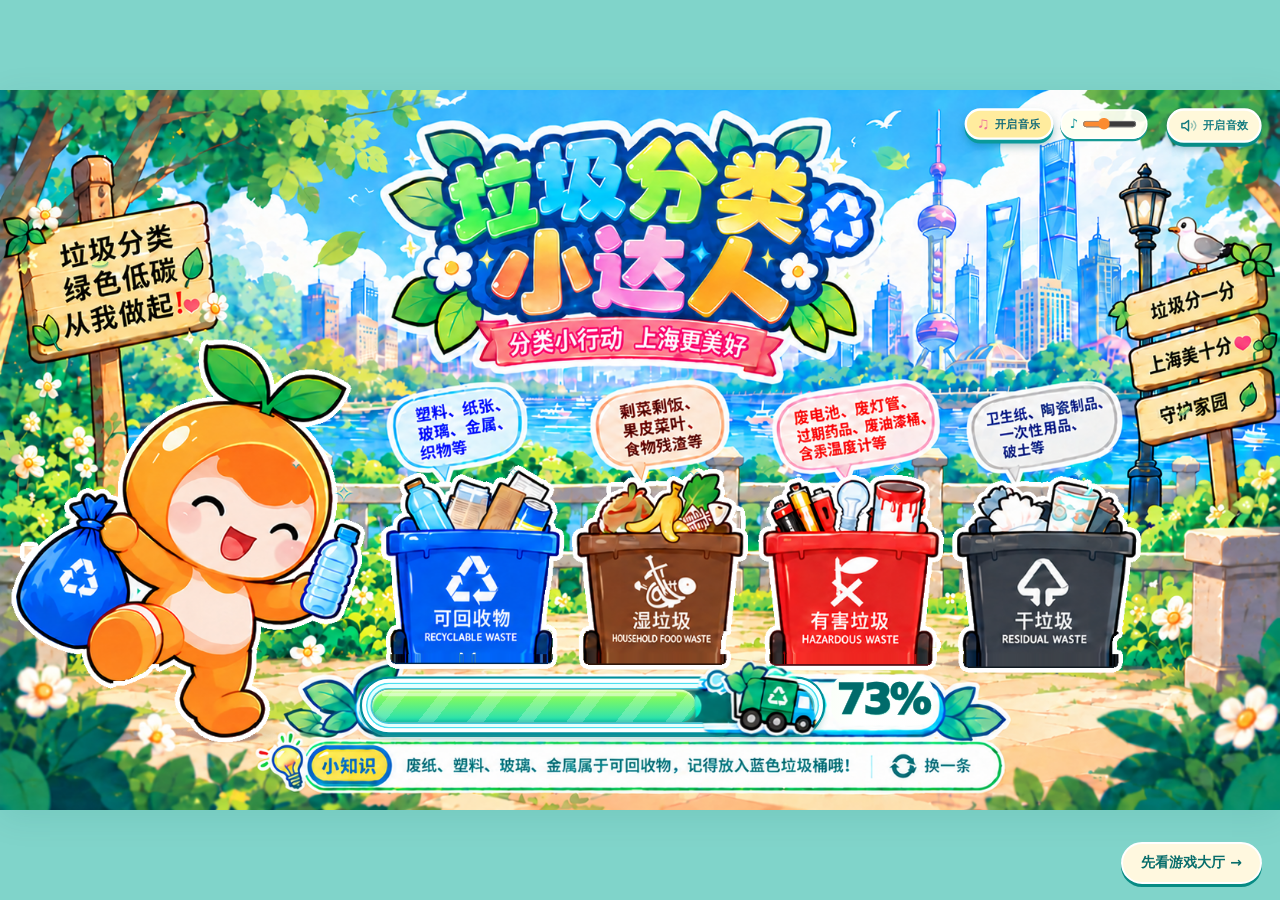
<file: index.html>
<!doctype html>
<html lang="zh-CN">
<head>
  <link rel="preload" href="assets/loading-master.webp" as="image" fetchpriority="high">
  <link rel="preload" href="assets/mascot.webp" as="image" fetchpriority="high">
  <meta charset="utf-8">
  <meta name="viewport" content="width=device-width,initial-scale=1,viewport-fit=cover">
  <meta name="color-scheme" content="light">
  <link rel="icon" href="data:,">
  <title>垃圾分类小达人 · 环保冒险加载中</title>
  <style>
:root{--w:1672;--h:941;--deep:#006a75;--orange:#ffa629;--mint:#49ebbc;--cream:#fffbea;--shadow:#075d76}
*{box-sizing:border-box}
html,body{height:100%;margin:0;overflow:hidden}
body{font-family:"Microsoft YaHei","PingFang SC","Noto Sans CJK SC",system-ui,sans-serif;-webkit-font-smoothing:antialiased;background:#69ccc2}
#viewport{position:fixed;inset:0;display:grid;place-items:center;overflow:hidden;background:#80d4ca}
#frame{position:relative;flex:none;overflow:hidden;box-shadow:0 7px 32px #005d581b}
#stage{position:absolute;left:0;top:0;width:1672px;height:941px;overflow:hidden;transform-origin:0 0;isolation:isolate}
.scene{position:absolute;inset:0;width:1672px;height:941px;user-select:none;pointer-events:none;display:block;image-rendering:auto}
/* The only altered background regions are the truck extraction hole and progress UI. */
#rail{position:absolute;z-index:3;left:473px;top:769px;width:602px;height:70px;border:5px solid #fff;
 border-radius:55px;background:linear-gradient(180deg,#e7ffff 0%,#d9ffff 38%,#e9fffc 100%);
 box-shadow:0 0 0 3px #008e9a,0 6px 0 #168f95,0 10px 9px #007c743d,inset 0 0 0 2px #4cdeef;pointer-events:none}
.rail-inner{position:absolute;left:8px;right:8px;top:9px;bottom:8px;border-radius:40px;
 background:linear-gradient(180deg,#005f6d,#0e9192 47%,#006d74);
 box-shadow:inset 0 4px 8px #0049509a,0 0 0 2px #45cbdb;overflow:hidden}
.fill{position:absolute;left:0;top:0;bottom:0;width:0%;max-width:100%;border-radius:40px;
 background:linear-gradient(180deg,#b9ff55 0%,#78f867 30%,#3ce6a1 78%,#16dcb6 100%);
 box-shadow:inset 1px 3px 2px #ffffffa1,inset 0 -3px 3px #16ad9199,0 0 11px #d5ff88ad;
 overflow:hidden;transition:none}
.stripe-flow{position:absolute;inset:0;width:calc(100% + 160px);
 background:repeating-linear-gradient(128deg,transparent 0,transparent 22px,#ffffff36 22px,#ffffff36 39px,transparent 39px,transparent 51px);
 animation:flow 1.9s linear infinite}
.fill-highlight{position:absolute;top:4px;left:3%;right:6%;height:5px;border-radius:99px;background:#ffffff82}
.rail-flare{position:absolute;inset:0;border-radius:40px;box-shadow:inset 0 1px 2px #fff9;pointer-events:none}
#truck{position:absolute;z-index:7;left:472px;top:738px;width:169px;height:114px;pointer-events:none;will-change:transform;filter:drop-shadow(0 2px 1px #05726a35)}
.truck-bob{position:relative;width:100%;height:100%;transform-origin:50% 80%}
#truck img{position:absolute;inset:0;width:169px;height:114px;object-fit:contain;user-select:none}
#truck.moving .truck-bob{animation:truckBounce .38s ease-in-out infinite}
.wheel{display:none;position:absolute;width:13px;height:13px;border-radius:50%;border:2px dashed #eaf2e9;mix-blend-mode:soft-light;animation:wheelSpin .52s linear infinite}
#truck.moving .wheel{display:block}
.wheel-a{left:49px;top:83px}.wheel-b{left:93px;top:85px}.wheel-c{left:132px;top:88px}
#number-mask{position:absolute;z-index:8;left:1086px;top:764px;width:133px;height:66px;
 border-radius:22px;background:linear-gradient(100deg,#fafff8,#ffffff 30%,#fffefd);
 display:flex;align-items:center;justify-content:center;pointer-events:none}
#number{color:#006b6b;font-size:54px;font-weight:1000;line-height:1;letter-spacing:-3px;
 -webkit-text-stroke:.4px #087a77;text-shadow:1px 2px 0 #d9fff1;font-variant-numeric:tabular-nums}
#fact-replace{position:absolute;z-index:5;left:520px;top:850px;width:613px;height:47px;
 background:linear-gradient(90deg,#f6fff0 0%,#fafff7 67%,#fffff8 100%);
 display:flex;align-items:center;padding:0 4px;overflow:hidden;pointer-events:none;opacity:0;border-radius:3px}
#fact-replace.visible{opacity:1}
#fact-text{font-weight:850;font-size:19px;line-height:1.3;white-space:nowrap;color:#087d80;
 overflow:hidden;text-overflow:clip;max-width:100%;display:block;transform:translateZ(0)}
#fact-replace.pulse #fact-text{animation:factSlide .26s both}
.hit{position:absolute;z-index:9;padding:0;border:0;appearance:none;background:none;color:transparent;cursor:pointer;touch-action:manipulation}
.hit:focus-visible{outline:4px solid #fff16f;outline-offset:0;border-radius:16px;box-shadow:0 0 0 7px #047a80}
#fact-next{left:1135px;top:844px;width:161px;height:56px;border-radius:28px}
#bin-recycle{left:496px;top:510px;width:232px;height:233px}
#bin-wet{left:740px;top:510px;width:231px;height:233px}
#bin-hazard{left:985px;top:510px;width:233px;height:233px}
#bin-dry{left:1231px;top:510px;width:231px;height:233px}
.bin-hit{border-radius:25px}
.bin-hit:hover{box-shadow:inset 0 0 30px #ffffff28,0 0 0 3px #fff9}
.bin-hit:active{transform:translateY(2px)}
#sound-control{position:absolute;z-index:11;right:24px;top:24px;display:flex;align-items:center;gap:7px;
 padding:8px 14px;border:3px solid #fff;background:#fff8da;color:#157c80;border-radius:30px;
 font:900 15px/1.1 "Microsoft YaHei","PingFang SC",sans-serif;
 box-shadow:0 5px 0 #078c87,0 6px 12px #00475b5a;cursor:pointer;transition:transform .18s,box-shadow .18s}
#sound-control:hover{transform:translateY(-3px);box-shadow:0 8px 0 #078c87,0 9px 14px #00475b5a}
#sound-control:active{transform:translateY(4px);box-shadow:0 1px 0 #078c87}
#sound-control:focus-visible{outline:4px solid #ffda1c;outline-offset:3px}
#sound-control[data-on="true"]{background:#ffffa4;color:#06756f}
#sound-control .sound-wave{opacity:.42}
#sound-control[data-on="true"] .sound-wave{opacity:1}
#effects{position:absolute;inset:0;z-index:6;pointer-events:none;overflow:hidden}
.spark{position:absolute;font-weight:900;color:#fff8a3;opacity:.75;text-shadow:0 2px 0 #1eafbd,0 0 5px white;animation:sparkle 2.3s ease-in-out infinite}
.mascot-spark{left:435px;top:505px;font-size:34px;animation-delay:.1s}
.mascot-spark-two{left:379px;top:477px;font-size:18px;color:#fefafd;animation-delay:1.2s}
.bin-spark{font-size:20px;animation:binPing 2.6s ease-in-out infinite}
.s-blue{left:662px;top:485px;color:#fffde3;animation-delay:0s}
.s-brown{left:898px;top:486px;color:#fef0a4;animation-delay:.65s}
.s-red{left:1161px;top:482px;color:#fff6a2;animation-delay:1.3s}
.s-gray{left:1401px;top:489px;color:#ddfdff;animation-delay:1.95s}
.float-leaf{position:absolute;width:20px;height:11px;border-radius:90% 5% 90% 5%;background:#dfff8d;
 box-shadow:inset -2px -2px 0 #6ab87e,0 1px 2px #1d9d8380;opacity:.78;animation:leafDrift 7s linear infinite}
.leaf-a{left:121px;top:222px;transform:rotate(16deg);animation-delay:0s}
.leaf-b{left:1310px;top:196px;width:16px;animation-delay:2.2s}
.leaf-c{left:1540px;top:414px;width:14px;animation-delay:4.4s}
.water-gleam{position:absolute;width:39px;height:3px;border-radius:99px;background:#f5ffff;box-shadow:0 0 8px #fff;opacity:0;animation:waterGlint 5.5s ease-in-out infinite}
.g1{left:807px;top:410px}.g2{left:1175px;top:408px;animation-delay:1.8s}.g3{left:1359px;top:391px;animation-delay:3.7s}
#confetti{position:absolute;inset:0;z-index:19;pointer-events:none}
#complete{position:absolute;inset:0;z-index:20;display:grid;place-items:center;
 background:#006b7370;opacity:0;visibility:hidden;pointer-events:none;transition:opacity .44s ease,visibility .44s}
#complete.open{opacity:1;visibility:visible;pointer-events:auto}
.finish-card{position:relative;width:560px;max-width:calc(100% - 48px);padding:31px 30px 32px;
 border:9px solid white;outline:5px solid #068d92;border-radius:53px 37px 58px 37px;
 background:linear-gradient(152deg,#fffee9 0%,#fff7ca 72%,#fff1c7 100%);
 box-shadow:0 15px 0 #066d7e,0 24px 32px #002f4563;text-align:center;transform:rotate(-2deg) scale(.86);
 transition:transform .4s cubic-bezier(.2,1.4,.4,1)}
#complete.open .finish-card{transform:rotate(-2deg) scale(1)}
.finish-star{position:absolute;right:-26px;top:-29px;color:#ffcf00;font-size:64px;-webkit-text-stroke:3px white;text-shadow:4px 3px 0 #f9863b}
.finish-eyebrow{margin:2px 0 3px;font-weight:1000;color:#1d9a92;font-size:23px}
#finish-heading{margin:4px 0 8px;font-weight:1000;font-size:70px;line-height:1.18;color:#ff8f25;
 -webkit-text-stroke:2px #fff;text-shadow:4px 5px 0 #068a94,0 9px 0 #fff}
.finish-description{font-size:23px;font-weight:850;color:#087c82;margin:3px 0 23px}
.start-button{display:inline-flex;align-items:center;gap:14px;border:6px solid #fff;border-radius:25px 42px 24px 37px;
 padding:13px 33px;color:#8b3b0a;font-size:32px;font-weight:1000;font-family:inherit;
 background:linear-gradient(150deg,#ffef6b 0%,#ffc533 52%,#ff8f2c 100%);
 box-shadow:0 7px 0 #d77519,0 10px 0 4px #087e8c;cursor:pointer;transition:transform .14s,box-shadow .14s}
.start-button:hover{transform:rotate(-2deg) translateY(-4px);box-shadow:0 11px 0 #d77519,0 14px 0 4px #087e8c}
.start-button:active{transform:translateY(6px);box-shadow:0 1px 0 #d77519,0 4px 0 4px #087e8c}
.start-button:focus-visible{outline:5px solid #3b87e8;outline-offset:7px}
.finish-hint{font-size:15px;font-weight:750;color:#37a29a;margin:22px 0 0}
.visually-hidden{position:absolute;width:1px;height:1px;padding:0;margin:-1px;overflow:hidden;clip:rect(0,0,0,0);white-space:nowrap;border:0}
#debug{position:fixed;z-index:99;bottom:13px;left:13px;display:none;gap:9px;align-items:center;
 background:#ffffef;color:#07585c;border:2px solid #fff;padding:9px 13px;border-radius:14px;
 box-shadow:0 5px 17px #004b4c5e;font:14px system-ui,sans-serif}
#debug.visible{display:flex}#debug input{width:180px}#debug button{cursor:pointer}
/* Snapshot for byte-equal acceptance test: no overlays, no animations, no UI except the approved master. */
/* Snapshot artwork is assigned by app.js, avoiding a duplicated embedded image. */
body.snapshot #stage>:not(.scene){display:none!important}
@keyframes flow{from{transform:translateX(-65px)}to{transform:translateX(0)}}
@keyframes truckBounce{0%,100%{transform:translateY(0) rotate(0)}50%{transform:translateY(-2px) rotate(-.3deg)}}
@keyframes wheelSpin{to{transform:rotate(360deg)}}
@keyframes sparkle{0%,100%{opacity:.15;transform:scale(.66) rotate(-8deg)}50%{opacity:1;transform:scale(1.24) rotate(9deg)}}
@keyframes binPing{0%,100%{opacity:.05;transform:translateY(4px) scale(.65)}35%{opacity:.9;transform:translateY(-7px) scale(1.2)}60%{opacity:0;transform:translateY(-13px) scale(.7)}}
@keyframes waterGlint{0%,75%,100%{opacity:0;transform:translateX(-12px) scaleX(.4)}30%{opacity:.88;transform:translateX(15px) scaleX(1.25)}}
@keyframes leafDrift{0%{opacity:0;transform:translate(0,-18px) rotate(12deg)}18%{opacity:.8}80%{opacity:.7}100%{opacity:0;transform:translate(45px,70px) rotate(225deg)}}
@keyframes factSlide{from{opacity:.1;transform:translateY(7px)}to{opacity:1;transform:translateY(0)}}
@media(prefers-reduced-motion:reduce){.stripe-flow,.truck-bob,.spark,.float-leaf,.water-gleam,.wheel{animation:none!important}#complete,.finish-card,.start-button{transition:none!important}#effects{display:none}}

/* =============================================================
 * V3: substantive motion with actual extracted art, NOT recreated icons.
 * These sprites were extracted pixel-for-pixel from the approved master.
 * The original RGB artwork is retained; the background plate is independently reconstructed.
 * ============================================================= */
#art-characters{position:absolute;inset:0;z-index:4;pointer-events:none}
.character-sprite{display:block;position:absolute;object-fit:contain;user-select:none;will-change:transform;transform-origin:50% 92%}
#mascot-sprite{left:8px;top:316px;width:485px;height:550px;transform-origin:49% 86%;animation:mascotHop 3.65s ease-in-out infinite}
.bin-sprite{animation:binBoing 4.4s cubic-bezier(.34,.04,.27,1) infinite}
#sprite-blue{left:484px;top:477px;width:254px;height:285px;animation-delay:.26s}
#sprite-brown{left:730px;top:475px;width:254px;height:286px;animation-delay:1.36s}
#sprite-red{left:968px;top:487px;width:277px;height:276px;animation-delay:2.46s}
#sprite-black{left:1215px;top:487px;width:283px;height:280px;animation-delay:3.56s}
@keyframes mascotHop{
  0%,7%,43%,100%{transform:translateY(0)}
  20%{transform:translateY(-14px)}
  28%{transform:translateY(-4px)}
  35%{transform:translateY(0)}
}
@keyframes binBoing{
  0%,13%,45%,100%{transform:translateY(0)}
  26%{transform:translateY(-10px)}
  35%{transform:translateY(-2px)}
  41%{transform:translateY(0)}
}
/* Controls live in clear sky, fully outside the approved sorting labels. */
#audio-tools{position:absolute;top:24px;right:173px;z-index:12;display:flex;gap:9px;align-items:center}
#music-control{display:flex;align-items:center;gap:6px;padding:9px 14px;
 border:3px solid #fff;border-radius:40px;background:#ffec9e;color:#146c79;
 box-shadow:0 5px 0 #0a9a9b,0 8px 12px #005f7760;cursor:pointer;
 font:900 15px/1.1 "Microsoft YaHei","PingFang SC",sans-serif;transition:transform .2s,box-shadow .2s}
#music-control>span:first-child{font-size:22px;line-height:12px;color:#ef749b}
#music-control:hover{transform:translateY(-3px);box-shadow:0 8px 0 #0a9a9b,0 10px 15px #005f7760}
#music-control:active{transform:translateY(3px);box-shadow:0 2px 0 #0a9a9b}
#music-control[data-on="true"]{background:#f8ff98;color:#087967}
#music-control[data-on="true"]>span:first-child{animation:musicalFloat 1s ease-in-out infinite}
#volume-wrap{height:39px;display:flex;align-items:center;gap:4px;background:#fffff1ed;
 border:2px solid white;border-radius:25px;padding:4px 10px;color:#14949a;
 box-shadow:0 3px 0 #189a94;font-size:17px}
#music-volume{width:71px;height:19px;cursor:pointer;accent-color:#fb8b31}
#audio-tools button:focus-visible,#music-volume:focus-visible{outline:4px solid #ffc833;outline-offset:4px}
#ambient-layer{position:absolute;inset:0;z-index:6;pointer-events:none;overflow:hidden}
.orbit-star{position:absolute;color:#fffdd3;filter:drop-shadow(0 0 6px #ffe771);
  -webkit-text-stroke:1px #fefaff;font-size:35px;animation:orbitStar 3.2s ease-in-out infinite;opacity:0}
.orbit-a{left:424px;top:377px;animation-delay:0s}
.orbit-b{left:76px;top:474px;font-size:21px;animation-delay:.72s}
.orbit-c{left:452px;top:651px;font-size:18px;animation-delay:1.9s}
.orbit-d{left:363px;top:303px;font-size:24px;animation-delay:2.75s}
.shine-dash{position:absolute;height:4px;width:56px;opacity:0;
 border-radius:90%;background:#fdffff;box-shadow:0 0 13px 5px #c7fff7ad;
 animation:riverDash 6s ease-in-out infinite}
.shine-1{left:722px;top:414px;animation-delay:.3s}
.shine-2{left:974px;top:393px;animation-delay:1.4s;width:37px}
.shine-3{left:1137px;top:432px;animation-delay:2.9s}
.shine-4{left:1344px;top:406px;animation-delay:3.7s;width:45px}
.shine-5{left:594px;top:430px;animation-delay:5.1s;width:33px}
.petal-fall{--dx:42px;position:absolute;top:-30px;width:17px;height:12px;pointer-events:none;
 background:linear-gradient(120deg,#e9ff7c 0%,#74dd70 53%,#2db685 100%);border-radius:100% 5% 100% 6%;
 box-shadow:0 1px 2px #176f4960;opacity:0;animation:petalFall 7.8s linear infinite}
.fall-1{left:139px;animation-delay:0s;--dx:105px}
.fall-2{left:357px;animation-delay:-3.2s;--dx:-52px;width:11px;height:8px}
.fall-3{left:511px;animation-delay:-6s;--dx:93px}
.fall-4{left:1050px;animation-delay:-2.1s;--dx:-85px}
.fall-5{left:1260px;animation-delay:-4.5s;--dx:66px}
.fall-6{left:1525px;animation-delay:-1s;--dx:-92px}
.fall-7{left:743px;animation-delay:-5.3s;--dx:44px;width:12px;height:8px}
.fall-8{left:920px;animation-delay:-7s;--dx:-45px;width:12px;height:8px}
.mini-bubble{position:absolute;bottom:203px;width:16px;height:16px;border:3px solid #ffffffc7;border-radius:50%;
 box-shadow:inset 0 0 2px #fff,0 0 5px #58f4f3;opacity:0;animation:popBubble 4.8s ease-in infinite}
.bubble-1{left:593px;animation-delay:0s}.bubble-2{left:850px;animation-delay:.95s;width:11px;height:11px}
.bubble-3{left:1091px;animation-delay:1.9s}.bubble-4{left:1363px;animation-delay:2.85s;width:12px;height:12px}
.bubble-5{left:431px;animation-delay:3.8s}
.click-star{position:absolute;pointer-events:none;color:#fff2a1;text-shadow:1px 3px 0 #ff8b38,0 0 12px #fff;
 animation:clickBurst .8s ease-out forwards;font-size:27px;font-weight:900;z-index:17}
.bubble-caption{position:absolute;pointer-events:none;padding:7px 13px;border:3px solid white;border-radius:20px 9px 21px 13px;
 background:#ffe66b;color:#16788a;font-size:20px;font-weight:1000;box-shadow:0 4px 0 #e78c2c,0 7px 8px #045f706e;
 z-index:16;animation:popCaption 1.1s ease-out both;white-space:nowrap}
@keyframes musicalFloat{0%,100%{transform:rotate(-12deg) translateY(1px)}50%{transform:rotate(12deg) translateY(-2px)}}
@keyframes orbitStar{0%,100%{opacity:0;transform:rotate(-12deg) scale(.5)}35%,56%{opacity:1;transform:rotate(13deg) scale(1.25)}83%{opacity:0;transform:rotate(22deg) scale(.8)}}
@keyframes riverDash{0%,100%{opacity:0;transform:translateX(-30px) scaleX(.3)}28%{opacity:.87}55%{opacity:.53;transform:translateX(53px) scaleX(1.2)}82%{opacity:0;transform:translateX(75px) scaleX(.5)}}
@keyframes petalFall{0%{opacity:0;transform:translate3d(0,0,0) rotate(3deg)}14%{opacity:.85}77%{opacity:.8}100%{opacity:0;transform:translate3d(var(--dx),600px,0) rotate(420deg)}}
@keyframes popBubble{0%,100%{opacity:0;transform:translateY(0) scale(.4)}18%{opacity:.8}75%{opacity:.6}95%{opacity:0;transform:translateY(-135px) scale(1.4)}}
@keyframes clickBurst{0%{opacity:0;transform:translate(0,12px) scale(.45) rotate(-25deg)}30%{opacity:1}100%{opacity:0;transform:translate(var(--tx,40px),var(--ty,-55px)) rotate(65deg) scale(1.3)}}
@keyframes popCaption{0%{opacity:0;transform:translateY(18px) rotate(-9deg) scale(.45)}30%{opacity:1;transform:translateY(-22px) rotate(4deg) scale(1.09)}60%{opacity:1;transform:translateY(-21px) rotate(-2deg)}100%{opacity:0;transform:translateY(-70px) scale(.9)}}
/* A clicked bin visibly reacts, while its source artwork remains unmodified. */
.bin-sprite.cheer{animation:binCheer .7s ease-in-out both!important}
#mascot-sprite.cheer{animation:mascotCheer .8s ease-in-out both!important}
@keyframes binCheer{0%,100%{transform:translateY(0)}25%{transform:translateY(-20px)}55%{transform:translateY(-3px)}80%{transform:translateY(-10px)}}
@keyframes mascotCheer{0%,100%{transform:translateY(0)}34%{transform:translateY(-24px)}60%{transform:translateY(0)}83%{transform:translateY(-8px)}}
body.snapshot #audio-tools,body.snapshot #art-characters,body.snapshot #ambient-layer{display:none!important}
@media(prefers-reduced-motion:reduce){
 .character-sprite,.orbit-star,.shine-dash,.petal-fall,.mini-bubble,.click-star,.bubble-caption,#music-control>span:first-child{animation:none!important}
 .bubble-caption,.click-star,.orbit-star,.petal-fall,.mini-bubble,.shine-dash{display:none!important}
}

/* Ground shadows are independent of character pixels. */
#ground-shadows{position:absolute;inset:0;z-index:2;pointer-events:none}
.ground-shadow{position:absolute;border-radius:50%;background:radial-gradient(ellipse,#77501b55 0%,#77501b25 52%,transparent 72%);transform-origin:center;animation:binShadow 4.4s cubic-bezier(.34,.04,.27,1) infinite}
#shadow-mascot{left:235px;top:825px;width:135px;height:29px;animation:mascotShadow 3.65s ease-in-out infinite}
#shadow-blue{left:494px;top:732px;width:233px;height:28px;animation-delay:.26s}
#shadow-brown{left:738px;top:732px;width:226px;height:28px;animation-delay:1.36s}
#shadow-red{left:977px;top:732px;width:246px;height:28px;animation-delay:2.46s}
#shadow-black{left:1221px;top:736px;width:250px;height:28px;animation-delay:3.56s}
@keyframes mascotShadow{0%,7%,43%,100%{transform:scale(1);opacity:.75}20%{transform:scale(.78);opacity:.38}28%{transform:scale(.92);opacity:.62}}
@keyframes binShadow{0%,13%,45%,100%{transform:scale(1);opacity:.8}26%{transform:scale(.85);opacity:.42}35%{transform:scale(.97);opacity:.7}}
.ground-shadow.cheer{animation:cheerShadow .7s ease-in-out both!important}
#shadow-mascot.cheer{animation-duration:.8s!important}
@keyframes cheerShadow{0%,100%{transform:scale(1);opacity:.8}25%,34%{transform:scale(.74);opacity:.3}60%{transform:scale(.97);opacity:.7}80%{transform:scale(.85);opacity:.5}}
#mascot-hit{left:12px;top:323px;width:465px;height:525px;border-radius:50%}
#replay{border:0;border-radius:18px;background:#e8fff3;color:#087a78;font-family:inherit;font-size:18px;font-weight:800;line-height:1.2;padding:8px 20px;cursor:pointer;margin-top:6px}
#replay:focus-visible{outline:3px solid #ffa629;outline-offset:3px}
@media(prefers-reduced-motion:reduce){.ground-shadow{animation:none!important}}

  </style>
  <script>window.GarbageLoadingConfig={nextUrl:"hall.html",preloadManifest:[
{"url":"assets/account-soft.mp3","kind":"audio","weight":789150},{"url":"assets/bin-black.webp","kind":"image","weight":49024},{"url":"assets/bin-blue.webp","kind":"image","weight":59182},{"url":"assets/bin-brown.webp","kind":"image","weight":56430},{"url":"assets/bin-red.webp","kind":"image","weight":59210},{"url":"assets/classroom-calm.mp3","kind":"audio","weight":732725},{"url":"assets/eco-pop-adventure.mp3","kind":"audio","weight":449108},{"url":"assets/hall-adventure.mp3","kind":"audio","weight":550077},{"url":"assets/ludo-adventure.mp3","kind":"audio","weight":592291},{"url":"assets/mascot.webp","kind":"image","weight":149886},{"url":"assets/match-playful.mp3","kind":"audio","weight":496996},{"url":"assets/quiz-focus.mp3","kind":"audio","weight":641610},{"url":"assets/runner-energy.mp3","kind":"audio","weight":466903},{"url":"assets/scene-animated.webp","kind":"image","weight":2158070},{"url":"assets/shanghai-guide.jpg","kind":"image","weight":330114},{"url":"assets/shop-cozy.mp3","kind":"audio","weight":699706},{"url":"assets/sorter-play.mp3","kind":"audio","weight":522074},{"url":"assets/trash/apple-core.png","kind":"image","weight":1040378},{"url":"assets/trash/banana-peel.png","kind":"image","weight":796516},{"url":"assets/trash/bandage.png","kind":"image","weight":840575},{"url":"assets/trash/big-bone.png","kind":"image","weight":742265},{"url":"assets/trash/bread.png","kind":"image","weight":1294540},{"url":"assets/trash/cabbage-leaf.png","kind":"image","weight":1158876},{"url":"assets/trash/cardboard.png","kind":"image","weight":1277668},{"url":"assets/trash/ceramic-shard.png","kind":"image","weight":1125938},{"url":"assets/trash/cigarette-butt.png","kind":"image","weight":815152},{"url":"assets/trash/disinfectant.png","kind":"image","weight":773850},{"url":"assets/trash/egg-shell.png","kind":"image","weight":950263},{"url":"assets/trash/expired-pills.png","kind":"image","weight":1403488},{"url":"assets/trash/glass-bottle.png","kind":"image","weight":641015},{"url":"assets/trash/hard-shell.png","kind":"image","weight":1504149},{"url":"assets/trash/lamp-tube.png","kind":"image","weight":512341},{"url":"assets/trash/metal-can.png","kind":"image","weight":1125427},{"url":"assets/trash/newspaper.png","kind":"image","weight":1134741},{"url":"assets/trash/paint-can.png","kind":"image","weight":1614476},{"url":"assets/trash/plastic-bottle.png","kind":"image","weight":716395},{"url":"assets/trash/rechargeable-battery.png","kind":"image","weight":815823},{"url":"assets/trash/shirt.png","kind":"image","weight":1251759},{"url":"assets/trash/shrimp-shell.png","kind":"image","weight":1133615},{"url":"assets/trash/thermometer.png","kind":"image","weight":607534},{"url":"assets/trash/used-tissue.png","kind":"image","weight":930745},{"url":"assets/trash/corn-cob.png","kind":"image","weight":420000},{"url":"assets/truck-cutout.webp","kind":"image","weight":24992},{"url":"hall.html","kind":"document","weight":1497},{"url":"hall.css","kind":"style","weight":53957},{"url":"candy.css","kind":"style","weight":33290},{"url":"shop.css","kind":"style","weight":9876},{"url":"game.css","kind":"style","weight":41342},{"url":"exhibition-ui.css","kind":"style","weight":9000},{"url":"content.js","kind":"script","weight":21059},{"url":"trash-data.js","kind":"script","weight":19283},{"url":"quiz-bank.js","kind":"script","weight":89712},{"url":"core.js","kind":"script","weight":15134},{"url":"effects.js","kind":"script","weight":3716},{"url":"game-engine.js","kind":"script","weight":11199},{"url":"games.js","kind":"script","weight":40416},{"url":"museum.js","kind":"script","weight":9000},{"url":"hall.js","kind":"script","weight":104124}]};</script>
  <script defer src="loading.js"></script>
<script>if("serviceWorker" in navigator){navigator.serviceWorker.register("sw.js").catch(()=>{});}</script></head>
<body>
  <main id="viewport" aria-label="垃圾分类小达人游戏加载页面">
    <div id="frame">
      <div id="stage">
        <!-- snapshot mode shows ONLY this byte-locked image. Dynamic mode uses a truck-free scene. -->
        <img id="scene" class="scene" src="assets/scene-animated.webp" alt="垃圾分类小达人：上海江畔公园场景，橙色双叶环保吉祥物手拿蓝色垃圾袋与塑料瓶，四种垃圾分类桶。" draggable="false">
        <!-- Original character pixels with cleaned alpha; empty background is a separate asset. -->
        <div id="ground-shadows" aria-hidden="true"><i class="ground-shadow" id="shadow-mascot"></i><i class="ground-shadow" id="shadow-blue"></i><i class="ground-shadow" id="shadow-brown"></i><i class="ground-shadow" id="shadow-red"></i><i class="ground-shadow" id="shadow-black"></i></div>
        <div id="art-characters" aria-hidden="true">
          <img class="character-sprite" id="mascot-sprite" src="assets/mascot.webp" alt="" draggable="false">
          <img class="character-sprite bin-sprite" id="sprite-blue" src="assets/bin-blue.webp" alt="" draggable="false">
          <img class="character-sprite bin-sprite" id="sprite-brown" src="assets/bin-brown.webp" alt="" draggable="false">
          <img class="character-sprite bin-sprite" id="sprite-red" src="assets/bin-red.webp" alt="" draggable="false">
          <img class="character-sprite bin-sprite" id="sprite-black" src="assets/bin-black.webp" alt="" draggable="false">
        </div>
        <!-- Progress graphic: bounded to the approved existing progress-bar footprint. -->
        <div id="rail" aria-label="加载进度" role="progressbar" aria-valuemin="0" aria-valuemax="100" aria-valuenow="0" aria-valuetext="加载中 0%">
          <div class="rail-inner">
            <div id="fill" class="fill"><div class="stripe-flow"></div><div class="fill-highlight"></div></div>
            <div class="rail-flare" aria-hidden="true"></div>
          </div>
        </div>
        <div id="truck" aria-hidden="true">
          <div class="truck-bob">
            <img src="assets/truck-cutout.webp" alt="" draggable="false">
            <i class="wheel wheel-a"></i><i class="wheel wheel-b"></i><i class="wheel wheel-c"></i>
          </div>
        </div>
        <div id="number-mask"><span id="number">0%</span></div>
        <!-- Facts: the right-hand '换一条' text is part of the locked illustration and never gets covered. -->
        <div id="fact-replace"><span id="fact-text"></span></div>
        <button id="fact-next" class="hit" type="button" aria-label="换一条垃圾分类小知识" title="换一条"></button>
        <button id="mascot-hit" class="hit" type="button" aria-label="和环保吉祥物打个招呼"></button>
        <button id="bin-recycle" class="hit bin-hit" type="button" aria-label="可回收物分类知识"></button>
        <button id="bin-wet" class="hit bin-hit" type="button" aria-label="湿垃圾分类知识"></button>
        <button id="bin-hazard" class="hit bin-hit" type="button" aria-label="有害垃圾分类知识"></button>
        <button id="bin-dry" class="hit bin-hit" type="button" aria-label="干垃圾分类知识"></button>
        <audio id="bgm" data-src="assets/eco-pop-adventure.mp3" loop preload="none" aria-hidden="true"></audio>
        <div id="audio-tools" role="group" aria-label="声音控制">
          <button id="music-control" type="button" aria-label="开启背景音乐" aria-pressed="false" title="原创环保糖果街机配乐（需点击开启）"><span aria-hidden="true">♫</span><span id="music-label">开启音乐</span></button>
          <label id="volume-wrap" title="背景音乐音量"><span aria-hidden="true">♪</span><input id="music-volume" type="range" min="0" max="100" value="36" aria-label="背景音乐音量"></label>
        </div>
        <button id="sound-control" type="button" title="点击启用或关闭音效" aria-label="开启音效" aria-pressed="false">
          <svg viewBox="0 0 24 24" width="23" height="23" aria-hidden="true"><path d="M3 9v6h4l5 4V5L7 9H3Z" stroke="currentColor" fill="none" stroke-width="2" stroke-linejoin="round"/><path class="sound-wave" d="M16 9c2 2 2 4 0 6m3-9c4 4 4 8 0 12" fill="none" stroke="currentColor" stroke-width="2" stroke-linecap="round"/></svg>
          <span id="sound-label">开启音效</span>
        </button>
        <div id="effects" aria-hidden="true">
          <span class="water-gleam g1"></span><span class="water-gleam g2"></span><span class="water-gleam g3"></span>
          <span class="float-leaf leaf-a"></span><span class="float-leaf leaf-b"></span><span class="float-leaf leaf-c"></span>
          <span class="spark mascot-spark">✧</span><span class="spark mascot-spark-two">✦</span>
          <span class="spark bin-spark s-blue">✧</span><span class="spark bin-spark s-brown">✦</span>
          <span class="spark bin-spark s-red">✧</span><span class="spark bin-spark s-gray">✦</span>
        </div>
        <div id="ambient-layer" aria-hidden="true">
          <span class="orbit-star orbit-a">✦</span><span class="orbit-star orbit-b">✧</span><span class="orbit-star orbit-c">★</span>
          <span class="orbit-star orbit-d">✧</span>
          <span class="shine-dash shine-1"></span><span class="shine-dash shine-2"></span><span class="shine-dash shine-3"></span>
          <span class="shine-dash shine-4"></span><span class="shine-dash shine-5"></span>
          <span class="petal-fall fall-1"></span><span class="petal-fall fall-2"></span><span class="petal-fall fall-3"></span>
          <span class="petal-fall fall-4"></span><span class="petal-fall fall-5"></span><span class="petal-fall fall-6"></span>
          <span class="petal-fall fall-7"></span><span class="petal-fall fall-8"></span>
          <span class="mini-bubble bubble-1"></span><span class="mini-bubble bubble-2"></span><span class="mini-bubble bubble-3"></span>
          <span class="mini-bubble bubble-4"></span><span class="mini-bubble bubble-5"></span>
        </div>
        <canvas id="confetti" width="1672" height="941" aria-hidden="true"></canvas>
        <section id="complete" role="dialog" aria-modal="true" aria-labelledby="finish-heading" aria-hidden="true">
          <div class="finish-card">
            <span class="finish-star" aria-hidden="true">✦</span>
            <p class="finish-eyebrow">✿ 垃圾分类小达人 ✿</p>
            <h2 id="finish-heading">准备出发！</h2>
            <p class="finish-description">小车已到站，环保挑战马上开始！</p>
            <button id="start" class="start-button" type="button"><span>★ 开始挑战</span><span aria-hidden="true">➜</span></button>
            <p class="finish-hint">点击出发 · 一起守护上海</p>
            <button id="replay" type="button">再看一次</button>
          </div>
        </section>
        <div id="live" class="visually-hidden" aria-live="polite"></div>
      </div>
    </div>
  </main>
  <div id="debug" aria-label="进度调试工具栏">
    <label for="debug-progress">进度</label><input id="debug-progress" type="range" min="0" max="100" value="0">
    <output id="debug-val">0%</output><button type="button" id="debug-restart">重播</button>
    <button type="button" id="debug-finish">完成</button>
  </div>
<a href="hall.html" style="position:fixed;z-index:100;bottom:16px;right:18px;padding:10px 18px;border-radius:24px;border:2px solid white;background:#fff8df;color:#076d6b;font:800 14px system-ui;text-decoration:none;box-shadow:0 3px 0 #078b84">先看游戏大厅 →</a>
</body>
</html>
</file>
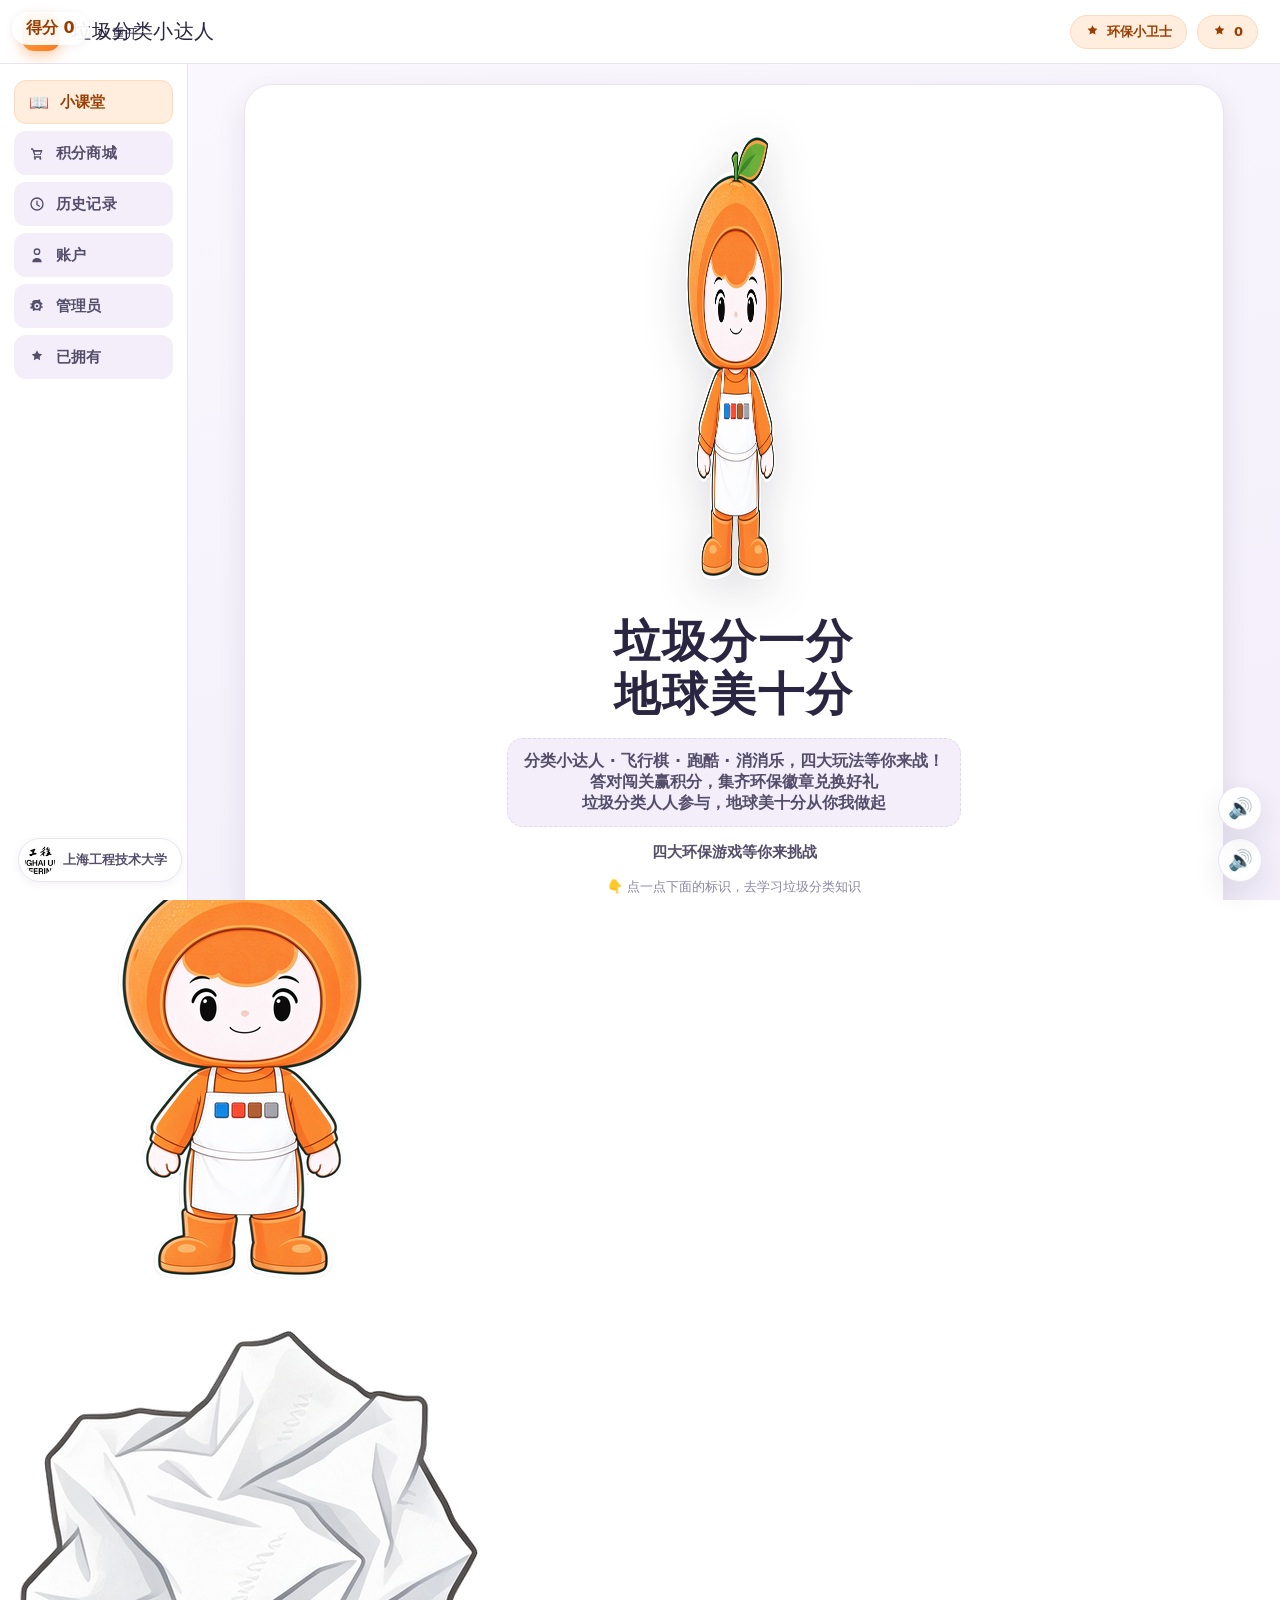
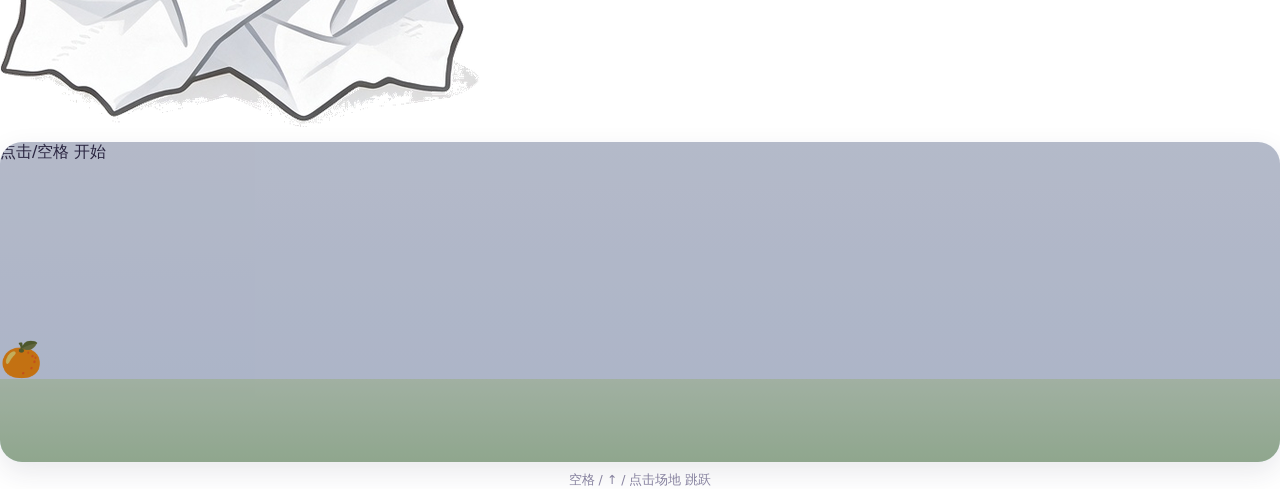
<file: assets/index.html>
<!DOCTYPE html>
<html lang="zh-CN">
<head>
  <meta charset="UTF-8">
  <meta name="viewport" content="width=device-width, initial-scale=1.0">
  <title>垃圾分类小达人</title>
  <link rel="preconnect" href="https://miaoda.feishu.cn">
  <link rel="stylesheet" href="https://miaoda.feishu.cn/fonts/css2?family=ZCOOL+KuaiLe&family=Noto+Sans+SC:wght@400;500;700&display=swap">
  <link rel="stylesheet" href="v5.css">
  <meta name="description" content="垃圾分类小达人——寓教于乐的垃圾分类互动小游戏：拖拽分类、垃圾分类飞行棋、跑酷、消消乐与分类小课堂。">
  <meta name="theme-color" content="#F7F3FB">
  <meta name="color-scheme" content="light">
  <meta name="format-detection" content="telephone=no">
</head>
<body data-skin="default">

  <!-- R30 开局预加载动画（形象跟随管理员编辑的引导员形象，可替换） -->
  <div id="boot" aria-hidden="true">
    <div class="boot-title">垃圾分类小达人</div>
    <div class="boot-orange" id="boot-orange">🍊</div>
    <div class="boot-deco"><i></i><i></i><i></i><i></i><i></i><i></i><i></i><i></i><i></i><i></i><i></i><i></i><i></i><i></i></div>
    <div class="boot-marks">
      <img src="assets/marks/mark-recyclable-new.jpg" alt="可回收物" decoding="async" width="260" height="260">
      <img src="assets/marks/mark-wet-new.jpg" alt="厨余垃圾" decoding="async" width="260" height="260">
      <img src="assets/marks/mark-hazardous-new.jpg" alt="有害垃圾" decoding="async" width="259" height="259">
      <img src="assets/marks/mark-dry-new.jpg" alt="其他垃圾" decoding="async" width="260" height="260">
    </div>
    <div class="boot-ring" id="boot-ring" aria-hidden="true"><i></i><span class="pct"></span></div>
    <div class="boot-bar"><i id="boot-bar-fill"></i></div>
    <div class="boot-tip" id="boot-tip">可回收垃圾是：旧报纸、易拉罐、塑料瓶…</div>
    <div id="boot-sort-anim" class="is-pc" aria-hidden="true"></div>
    <div id="boot-runner-egg" class="is-pc" aria-hidden="true"></div>
  </div>

  <div class="shell" id="desktop-win">
  <header class="s-top">
      <div class="brand">
        <span class="brand-mark" aria-hidden="true">
          <svg id="brand-logo-default" viewBox="0 0 24 24" width="22" height="22"><circle cx="12" cy="13.2" r="7.4" fill="#F97316"/><circle cx="12" cy="13.2" r="7.4" fill="none" stroke="#EA580C" stroke-width="0.7"/><ellipse cx="9.7" cy="11" rx="2.1" ry="1.3" fill="#FDBA74" opacity="0.85"/><path d="M12 6.2c-.3-2.3.8-3.8 1.8-4.6 1.7 1.3 1.8 2.9 1.4 4.3-.9.3-2.1.4-3.2.3z" fill="#16A34A"/><circle cx="12.4" cy="5.9" r="1" fill="#22C55E"/></svg>
          <img id="brand-logo" class="is-hidden" alt="标题图标" decoding="async">
        </span>
        <span class="brand-title">垃圾分类小达人</span>
      </div>
      <div class="hud">
        <span class="chip badge-chip" id="chip-badge" title="当前称号">
          <svg viewBox="0 0 24 24" width="15" height="15" aria-hidden="true"><path fill="currentColor" d="M12 2l2.4 4.9 5.4.8-3.9 3.8.9 5.4-4.8-2.5-4.8 2.5.9-5.4L4.2 7.7l5.4-.8L12 2z"/></svg>
          <span id="badge-name">未佩戴</span>
        </span>
        <span class="chip score-chip">
          <svg viewBox="0 0 24 24" width="15" height="15" aria-hidden="true"><path fill="currentColor" d="M12 2l2.4 4.9 5.4.8-3.9 3.8.9 5.4-4.8-2.5-4.8 2.5.9-5.4L4.2 7.7l5.4-.8L12 2z"/></svg>
          <span id="score-total">0</span>
        </span>
      </div>
  </header>
  <div class="s-body">
  <nav class="s-nav" aria-label="&#x529F;&#x80FD;&#x5BFC;&#x822A;">
      <button class="btn btn-ghost dnv dnv-learn learn-entry-big" type="button">
        <span class="dnv-ico" aria-hidden="true">&#x1F4D6;</span>
        &#x5C0F;&#x8BFE;&#x5802;
      </button>
      <button class="btn btn-ghost dnv dnv-shop" id="btn-shop" type="button">
        <svg viewBox="0 0 24 24" width="16" height="16" aria-hidden="true"><path fill="currentColor" d="M4 5h2l1.2 2.5H19a1 1 0 0 1 .9 1.4l-2.5 6A1 1 0 0 1 16.5 15H9l-1 2h10v2H8a1 1 0 0 1-.9-1.4l1-2-.9-1.9L5 7H3V5h1zm5.5 9h6.7l1.6-4H8.1l1.4 4zM9 19a1.5 1.5 0 1 1 0 3 1.5 1.5 0 0 1 0-3zm8 0a1.5 1.5 0 1 1 0 3 1.5 1.5 0 0 1 0-3z"/></svg>
        积分商城
      </button>
      <button class="btn btn-ghost dnv dnv-history" id="btn-history" type="button">
        <svg viewBox="0 0 24 24" width="16" height="16" aria-hidden="true"><path fill="currentColor" d="M12 2a10 10 0 1 1 0 20 10 10 0 0 1 0-20zm0 2a8 8 0 1 0 0 16 8 8 0 0 0 0-16zm-1 3h2v5.6l3.8 2.3-1 1.6L11 13.5V7z"/></svg>
        历史记录
      </button>
      <button class="btn btn-ghost dnv dnv-account" id="btn-account" type="button">
        <svg viewBox="0 0 24 24" width="16" height="16" aria-hidden="true"><path fill="currentColor" d="M12 2a5 5 0 1 1 0 10 5 5 0 0 1 0-10zm0 2a3 3 0 1 0 0 6 3 3 0 0 0 0-6zm-7 18c0-3.3 3.1-5.5 7-5.5s7 2.2 7 5.5v1H5v-1z"/></svg>
        <span id="account-label">账户中心</span>
      </button>
      <button class="btn btn-ghost dnv dnv-edit" id="btn-edit" type="button">
        <svg viewBox="0 0 24 24" width="16" height="16" aria-hidden="true"><path fill="currentColor" d="M12 8a4 4 0 1 1 0 8 4 4 0 0 1 0-8zm0 2a2 2 0 1 0 0 4 2 2 0 0 0 0-4zm8-2.5l-1.9-.6c-.4-.8-.9-1.5-1.5-2.1l.4-2-2-1-1.4 1.5c-.8-.2-1.7-.3-2.6-.3s-1.8.1-2.6.3L7 3.4l-2 1 .4 2c-.6.6-1.1 1.3-1.5 2.1L2 7.5v2.2l1.9.6a8.4 8.4 0 0 0 0 2.4L2 13.3v2.2l2 1 .4-2c.4.8.9 1.5 1.5 2.1l-.4 2 2 1 1.4-1.5c.8.2 1.7.3 2.6.3s1.8-.1 2.6-.3l1.4 1.5 2-1-.4-2c.6-.6 1.1-1.3 1.5-2.1l1.9.6v-2.2l-1.9-.6a8.4 8.4 0 0 0 0-2.4L20 9.7V7.5z"/></svg>
        管理员
      </button>
      <button class="btn btn-ghost dnv dnv-owned" id="btn-owned" type="button">
        <svg viewBox="0 0 24 24" width="16" height="16" aria-hidden="true"><path fill="currentColor" d="M12 2l2.4 4.9 5.4.8-3.9 3.8.9 5.4-4.8-2.5-4.8 2.5.9-5.4L4.2 7.7l5.4-.8L12 2z"/></svg>
        已拥有
      </button>
  </nav>

  <main class="s-stage">
    <!-- ===== 首页 ===== -->
    <section class="stage-in" id="view-home" aria-label="首页">
      <div class="home-hero">
        <div class="home-splash" id="home-splash">
          <div class="splash-deco" aria-hidden="true"></div>
          <div class="splash-mascot"><img id="splash-mascot-img" src="assets/avatar/candy/guide-candy-final.png" alt="小橙子" decoding="async" width="480" height="480"></div>
          <h1 class="splash-title" id="splash-title">垃圾分一分<br>地球美十分</h1>
          <p class="splash-sub" id="splash-sub">四大环保游戏等你来挑战</p>
          <p class="splash-learn-hint" id="splash-learn-hint">👇 点一点下面的标识，去学习垃圾分类知识</p>
          <div class="splash-marks" id="splash-marks" aria-label="垃圾分类标准标识（点击学习）">
            <button class="mark-item is-learn" type="button" data-learn="recyclable"><img src="assets/marks/mark-recyclable-new.jpg" alt="可回收物" decoding="async" width="260" height="260"><span>可回收</span></button>
            <button class="mark-item is-learn" type="button" data-learn="kitchen"><img src="assets/marks/mark-wet-new.jpg" alt="厨余垃圾" decoding="async" width="260" height="260"><span>厨余</span></button>
            <button class="mark-item is-learn" type="button" data-learn="hazardous"><img src="assets/marks/mark-hazardous-new.jpg" alt="有害垃圾" decoding="async" width="259" height="259"><span>有害</span></button>
            <button class="mark-item is-learn" type="button" data-learn="other"><img src="assets/marks/mark-dry-new.jpg" alt="其他垃圾" decoding="async" width="260" height="260"><span>其他</span></button>
          </div>
          <button class="learn-entry-big" type="button">
            <span class="leb-ico">📚</span>
            <span class="leb-txt">
              <span class="leb-title">垃圾分类小课堂</span>
              <span class="leb-sub">先学后玩，答题更稳！</span>
            </span>
            <span class="leb-go">去学习 →</span>
          </button>
          <div class="splash-actions">
            <button class="btn btn-primary btn-lg" id="btn-splash-start" type="button">点击开始游戏</button>
          </div>
          <div class="age-hint" title="适龄提示"><b>3+</b><span>适龄提示</span></div>
        </div>
        <div class="hero-arena is-hidden" id="hero-arena">
        <div class="hero-text">
          <h1 class="hero-title" id="hero-title">垃圾分一分<br>地球美十分</h1>
          <p class="hero-sub" id="hero-sub">把垃圾拖进正确的桶，答对加分，答错不加分并看答案</p>
          <div id="redbox-game-name">垃圾分类小达人</div>
          <div id="greenbox-intro"><span style="display:block;margin-top:6px;font-size:12px;color:#5a7a50;">分数示例：三连 +30 分 · 四连 +40 分 · 五连 +50 分 · 六连 +60 分</span>拖拽分类，答对加分</div>
          <button id="yellowbox-reset" type="button">重置积分</button>
          <div class="module-pick" id="module-pick">
            <button class="module-card is-active" data-module="classic" type="button">
              <span class="module-emoji">🗑️</span>
              <span class="module-name" data-f="classic">垃圾分类小达人</span>
              <span class="module-desc">拖拽分类，答对加分</span>
            </button>
            <button class="module-card" data-module="flychess" type="button">
              <span class="module-emoji">🎲</span>
              <span class="module-name" data-f="flychess">垃圾分类飞行棋</span>
              <span class="module-desc">掷骰子答题，冲向终点</span>
            </button>
            <button class="module-card" data-module="matches" type="button">
              <span class="module-emoji">🧩</span>
              <span class="module-name" data-f="matches">垃圾消消乐</span>
              <span class="module-desc">同品类相连即可消除</span>
            </button>
            <button class="module-card" data-module="runner" type="button">
              <span class="module-emoji">🏃</span>
              <span class="module-name" data-f="runner">垃圾分类跑酷</span>
              <span class="module-desc">边跑边吃，对号入座</span>
            </button>
          </div>
          <button class="learn-entry-big" type="button">
            <span class="leb-ico">📚</span>
            <span class="leb-txt">
              <span class="leb-title">垃圾分类小课堂</span>
              <span class="leb-sub">先学后玩，答题更稳！</span>
            </span>
            <span class="leb-go">去学习 →</span>
          </button>
          <div class="hero-actions">
            <button class="btn btn-primary btn-lg" id="btn-start" type="button">开始分类</button>
            <button class="btn btn-ghost" id="btn-round-size" type="button">
              <svg viewBox="0 0 24 24" width="16" height="16" aria-hidden="true"><path fill="currentColor" d="M12 2a10 10 0 1 1 0 20 10 10 0 0 1 0-20zm0 2a8 8 0 1 0 0 16 8 8 0 0 0 0-16zm-1 3h2v5.6l3.8 2.3-1 1.6L11 13.5V7z"/></svg>
              题量 <span id="round-size-label">8</span>
            </button>
            <button class="btn btn-ghost" id="btn-reset-home" type="button">重置积分</button>
          </div>
          <div class="pending-round is-hidden" id="pending-round">
            <span class="pending-tip">上局进行中，进度已保留</span>
            <button class="btn btn-sm btn-primary" id="btn-continue" type="button">继续游戏</button>
            <button class="btn btn-sm btn-ghost" id="btn-reset-round" type="button">重置进度</button>
          </div>
        </div>
          <div class="home-progress-strip" id="home-progress-strip">
            <div class="hp-circ"><b id="hp-circ-num">0</b><span>总积分</span></div>
            <div class="hp-bars">
              <div class="hp-bar-row"><span>玩法目录</span><b id="hp-cat-num">0/5</b></div>
              <div class="hp-bar"><i id="hp-cat-fill"></i></div>
            </div>
          </div>
          <div class="home-stats">
            <div class="stat"><span class="stat-num" id="stat-score">0</span><span class="stat-label">总积分</span></div>
            <div class="stat"><span class="stat-num" id="stat-best">0</span><span class="stat-label">单局最高</span></div>
            <div class="stat"><span class="stat-num" id="stat-playcount">0</span><span class="stat-label">游玩次数</span></div>
          </div>
        </div>
        <div class="avatar-home" id="avatar-home" title="小程引导员">
          <div class="avatar-bubble" id="home-bubble"></div>
          <img id="avatar-home-img" alt="引导形象" decoding="async">
          <span class="avatar-name" id="avatar-name">小程 · 引导员（点我换话）</span>
        </div>
      </div>
      <div id="random-play-card">
        <div id="random-play-title">随机游戏！</div>
        <button id="btn-random-play" type="button">来一把！</button>
      </div>
      <div id="play-catalog" role="button" tabindex="0">
        <span id="play-catalog-num">0/5</span>
        <div class="r63-play-catalog-track"><i id="play-catalog-fill"></i></div>
      </div>
      <!-- R66 反馈5：拉长 5/5 进度条入口（替代原紫色玩法目录浮块；JS Agent 绑定点击并更新 #r66-cat-num 文字 / #r66-cat-fill 宽度） -->
      <div id="r66-progress-entry" role="button" tabindex="0" aria-label="游玩进度">
        <b id="r66-cat-num">0/5</b>
        <div class="r66-cat-track"><i id="r66-cat-fill"></i></div>
      </div>
      <div id="play-catalog-panel" class="is-hidden">
        <div id="play-catalog-list"></div>
      </div>
      <div class="module-cover is-hidden" id="module-cover">
        <div class="cover-card">
          <div class="cover-emoji" id="cover-emoji">🎲</div>
          <h2 class="cover-title" id="cover-title">垃圾分类飞行棋</h2>
          <p class="cover-desc" id="cover-desc"></p>
          <div class="cover-actions">
            <button class="btn btn-primary btn-lg" id="btn-cover-start" type="button">开始游戏</button>
            <button class="btn btn-ghost" id="btn-cover-back" type="button">返回选模式</button>
          </div>
        </div>
      </div>
    </section>

    <!-- ===== 飞行棋 ===== -->
    <section class="stage-in is-hidden" id="view-flychess" aria-label="飞行棋">
      <div class="gbar">
        <button class="btn btn-sm btn-ghost" id="btn-fc-home" type="button">
          <svg viewBox="0 0 24 24" width="14" height="14" aria-hidden="true"><path fill="currentColor" d="M12 3 3 10.5V21h6v-6h6v6h6V10.5L12 3z"/></svg>
          首页
        </button>
        <h2 class="sub-title" id="fc-title">垃圾分类飞行棋</h2>
        <span class="mini-stat" id="fc-turn"></span>
        <button class="btn btn-ghost btn-sm" id="btn-fc-restart" type="button">重新开始</button>
        <button class="btn btn-soft btn-sm" id="btn-fc-reset" type="button">重置积分</button>
      </div>
      <div class="fc-wrap">
        <div class="fc-board" id="fc-board"></div>
        <div class="fc-side">
          <div class="fc-dice" id="fc-dice">?</div>
          <div id="fc-arrow-tip" aria-hidden="true"></div>
          <div class="fc-players" id="fc-players"></div>
          <div class="fc-rank" id="fc-rank"></div>
          <div id="fc-guide-avatar"><img id="fc-guide-avatar-img" alt="引导员形象" decoding="async"></div>
          <div id="fc-rules"></div>
          <!-- R65 反馈7：四分类规则（四色标注，替代原泛化规则段落） -->
          <div id="r65-fc-bin-rules" aria-label="四分类投放规则">
            <div class="r65-bin-rule r65-br-recyclable"><b>可回收物</b><span>→ 放可回收桶</span></div>
            <div class="r65-bin-rule r65-br-kitchen"><b>厨余垃圾</b><span>→ 放厨余桶</span></div>
            <div class="r65-bin-rule r65-br-hazardous"><b>有害垃圾</b><span>→ 放有害桶</span></div>
            <div class="r65-bin-rule r65-br-other"><b>其他垃圾</b><span>→ 放其他桶</span></div>
          </div>
          <div id="fc-roll-record"></div>
        </div>
      </div>
      <div class="fc-setup is-hidden" id="fc-setup">
        <p class="setup-tip">选择游玩模式</p>
        <div class="setup-actions">
          <button class="btn btn-primary" data-fc-mode="ai" type="button">👤 单人模式（和电脑对战）</button>
          <button class="btn btn-ghost" data-fc-mode="multi" type="button">👥 多人模式</button>
        </div>
        <div class="setup-actions is-hidden" id="fc-num-actions">
          <p class="setup-tip">选择本局玩家人数（2~4 人）</p>
          <button class="btn btn-ghost" data-fc-n="2" type="button">2 人</button>
          <button class="btn btn-ghost" data-fc-n="3" type="button">3 人</button>
          <button class="btn btn-ghost" data-fc-n="4" type="button">4 人</button>
        </div>
      </div>
      <div class="fc-question is-hidden" id="fc-question">
        <p class="fc-q-text" id="fc-q-text"></p>
        <div class="fc-opts" id="fc-opts"></div>
        <p class="fc-q-result is-hidden" id="fc-q-result"></p>
        <button class="btn btn-primary btn-sm is-hidden" id="btn-fc-next" type="button">继续</button>
        <span id="fc-next-timer"></span>
      </div>
      <div id="fc-countdown" class="is-hidden" aria-hidden="true"></div>
      <div id="fc-turn-banner" class="is-hidden" aria-hidden="true"></div>
    </section>

    <!-- ===== 跑酷 ===== -->
    <section class="stage-in is-hidden" id="view-runner" aria-label="跑酷">
      <div class="gbar">
        <button class="btn btn-sm btn-ghost" id="btn-rt-home" type="button">
          <svg viewBox="0 0 24 24" width="14" height="14" aria-hidden="true"><path fill="currentColor" d="M12 3 3 10.5V21h6v-6h6v6h6V10.5L12 3z"/></svg>
          首页
        </button>
        <h2 class="sub-title" id="rt-title">垃圾分类跑酷</h2>
        <span class="mini-stat" id="rt-time">60s</span>
        <span class="mini-stat" id="rt-score">0 分</span>
        <span class="mini-stat" id="rt-meta"></span>
        <button class="btn btn-ghost btn-sm" id="btn-rt-restart" type="button">重来</button>
        <button class="btn btn-soft btn-sm" id="btn-rt-reset" type="button">重置积分</button>
      </div>
      <div class="rt-stage" id="rt-stage">
        <canvas id="rt-canvas"></canvas>
        <div class="rt-target-bar" id="rt-target"></div>
        <div class="rt-controls">
          <button class="btn btn-soft btn-sm" id="btn-rt-up" type="button" aria-label="向左换道">◀</button>
          <button class="rt-jump" id="btn-rt-jump" type="button" aria-label="跳跃">⬆ 跳</button>
          <button class="btn btn-soft btn-sm" id="btn-rt-down" type="button" aria-label="向右换道">▶</button>
        </div>
        <div class="rt-overlay is-hidden" id="rt-overlay"></div>
      </div>
      <div class="rt-tip">◀ ▶ 换道，⬆ 跳 跳跃 · 吃到目标垃圾加分，吃错扣分</div>
    </section>

    <!-- ===== 消消乐 ===== -->
    <section class="stage-in is-hidden" id="view-matches" aria-label="消消乐">
      <div class="gbar">
        <button class="btn btn-sm btn-ghost" id="btn-mm-home" type="button">
          <svg viewBox="0 0 24 24" width="14" height="14" aria-hidden="true"><path fill="currentColor" d="M12 3 3 10.5V21h6v-6h6v6h6V10.5L12 3z"/></svg>
          首页
        </button>
        <h2 class="sub-title" id="mm-title">垃圾消消乐</h2>
        <span class="mini-stat" id="mm-level"></span>
        <span class="mini-stat" id="mm-time"></span>
        <span class="mini-stat" id="mm-score">0 分</span>
        <button class="btn btn-ghost btn-sm" id="btn-mm-restart" type="button">重来</button>
      </div>
      <div class="mm-wrap">
        <div class="mm-play-tip" id="mm-play-tip">💡 相邻方块点击换牌，<b class="mm-tip-hl">相同垃圾类型</b>相连消除</div>
        <div class="mm-hud is-hidden" id="mm-hud">
          <div class="mm-hud-top">
            <span class="mm-hud-goal" id="mm-hud-goal"></span>
            <span class="mm-hud-score" id="mm-hud-score">0</span>
            <span class="mm-hud-time" id="mm-hud-time"></span>
          </div>
          <div class="mm-hud-bar"><i id="mm-hud-fill"></i></div>
          <div class="mm-hud-extra" id="mm-hud-extra"></div>
        </div>
        <div id="r64-mm-fx-demo" aria-label="游玩分数示例">
          <div class="r64-fx-title">游玩分数示例</div>
          <div class="r64-fx-list"><!-- JS 按 config.matches 渲染：三连+X分 / 四连+X分 / 五连+X分 … -->
            <span class="r64-fx-item">三连 +10 分</span>
            <span class="r64-fx-item">四连 +20 分</span>
            <span class="r64-fx-item">五连 +40 分</span>
          </div>
        </div>
        <div class="mm-tools is-hidden" id="mm-tools">
          <button class="mm-tool" id="btn-mm-hint" type="button"><span class="mm-tool-ico">💡</span><span class="mm-tool-name">提示</span><b id="mm-hint-left">2</b></button>
          <button class="mm-tool" id="btn-mm-swap" type="button"><span class="mm-tool-ico">🔀</span><span class="mm-tool-name">置换</span><b id="mm-swap-left">2</b></button>
          <button class="mm-tool" id="btn-mm-shuffle" type="button"><span class="mm-tool-ico">♻️</span><span class="mm-tool-name">洗牌</span><b id="mm-shuffle-left">2</b></button>
        </div>
        <div class="mm-board" id="mm-board"></div>
      </div>
      <div class="mm-overlay is-hidden" id="mm-overlay"></div>
      <div id="mm-countdown" class="is-hidden" aria-hidden="true"></div>
    </section>

    <!-- ===== 去学习：垃圾分类小课堂 ===== -->
    <section class="stage-in is-hidden" id="view-learn" aria-label="去学习">
      <div class="gbar">
        <button class="btn btn-sm btn-ghost" id="btn-learn-home" type="button">
          <svg viewBox="0 0 24 24" width="14" height="14" aria-hidden="true"><path fill="currentColor" d="M12 3 3 10.5V21h6v-6h6v6h6V10.5L12 3z"/></svg>
          首页
        </button>
        <h2 class="sub-title" id="learn-title">垃圾分类小课堂</h2>
        <span class="mini-stat" id="learn-score"></span>
      </div>
      <div class="learn-wrap" id="learn-body"></div>
    </section>

    <!-- ===== 游戏 ===== -->
    <section class="stage-in is-hidden" id="view-game" aria-label="游戏">
      <div class="gbar">
        <button class="btn btn-sm btn-ghost" id="btn-to-home" type="button">
          <svg viewBox="0 0 24 24" width="14" height="14" aria-hidden="true"><path fill="currentColor" d="M12 3 3 10.5V21h6v-6h6v6h6V10.5L12 3z"/></svg>
          首页
        </button>
        <img class="avatar-game" id="avatar-game-img" alt="小程引导员" title="小程 · 引导员" decoding="async">
        <div class="avatar-bubble bubble-game is-hidden" id="game-bubble"></div>
        <div class="game-progress">
          <span class="progress-text" id="progress-text">0 / 8</span>
          <div class="progress-track"><div class="progress-fill" id="progress-fill"></div></div>
          <span class="mini-stat" id="stat-round-correct">答对 0</span>
          <span class="mini-stat" id="stat-round-earned">得分 +0</span>
        </div>
        <button class="btn btn-soft" id="btn-hint" type="button">
          <svg viewBox="0 0 24 24" width="16" height="16" aria-hidden="true"><path fill="currentColor" d="M12 2a7 7 0 0 0-7 7c0 2.4 1.2 4.3 2.5 5.8.8.9 1.5 1.8 1.5 3.2h6c0-1.4.7-2.3 1.5-3.2C17.8 13.3 19 11.4 19 9a7 7 0 0 0-7-7zm-1.5 18h3v2h-3v-2zm-1.5-5v-2h5v2H9z"/></svg>
          提示卡 <span id="hint-count">0</span>
        </button>
        <button class="btn btn-ghost" id="btn-restart" type="button">
          <svg viewBox="0 0 24 24" width="16" height="16" aria-hidden="true"><path fill="currentColor" d="M12 5V2L7 6l5 4V7a5 5 0 1 1-5 5H5a7 7 0 1 0 7-7z"/></svg>
          再来一次
        </button>
      </div>
      <p class="game-tip" id="game-tip">玩法：把垃圾拖到对应颜色的垃圾桶上，答对加分，答错不加分并看正确答案</p>
      <div class="tray" id="tray" aria-label="待分类物品"></div>
      <div class="bins" id="bins" aria-label="垃圾桶"></div>
    </section>

    <!-- ===== 结算 ===== -->
    <section class="stage-in is-hidden" id="view-result" aria-label="结算">
      <div class="result-card">
        <div class="result-icon" aria-hidden="true">
          <svg viewBox="0 0 24 24" width="64" height="64"><path fill="currentColor" d="M5 4h14v2h-3l-1.5 9H20v2H4v-2h5.5L8 6H5V4zm5.5 3l1.3 7h3.4l1.3-7h-6zm-2 11a2.5 2.5 0 1 1 0 5 2.5 2.5 0 0 1 0-5zm9 0a2.5 2.5 0 1 1 0 5 2.5 2.5 0 0 1 0-5z"/></svg>
        </div>
        <h2 class="result-title">本轮完成</h2>
        <div class="result-score" id="result-earned">+0</div>
        <div class="result-confetti is-hidden" id="result-confetti" aria-hidden="true"></div>
        <div class="result-stats">
          <div class="stat"><span class="stat-num" id="result-correct">0</span><span class="stat-label">答对</span></div>
          <div class="stat"><span class="stat-num" id="result-total">0</span><span class="stat-label">总题数</span></div>
          <div class="stat"><span class="stat-num" id="result-rate">0%</span><span class="stat-label">正确率</span></div>
        </div>
        <div class="result-foot">
          <span class="mini-stat">总积分 <b id="result-score-total">0</b></span>
          <span class="mini-stat">单局最高 <b id="result-best">0</b></span>
        </div>
        <div class="result-actions">
          <button class="btn btn-primary" id="btn-again" type="button">再来一局</button>
          <button class="btn btn-ghost" id="btn-go-shop" type="button">去兑换</button>
          <button class="btn btn-ghost" id="btn-home" type="button">返回首页</button>
        </div>
      </div>
    </section>
  </main>
  </div><!-- /.s-body -->
  </div><!-- /.shell -->

  <!-- ===== 商城面板 ===== -->
  <div class="panel-mask is-hidden" id="panel-shop-mask"></div>
  <aside class="panel is-hidden" id="panel-shop" role="dialog" aria-label="积分商城">
    <div class="panel-head">
      <h2>积分商城</h2>
      <span class="panel-balance" id="shop-balance">0 分</span>
      <button class="btn btn-sm btn-danger" id="btn-reset-score" type="button">重置积分</button>
      <button class="icon-btn" id="btn-close-shop" type="button" aria-label="关闭商城">
        <svg viewBox="0 0 24 24" width="18" height="18"><path fill="currentColor" d="M6.4 5L12 10.6 17.6 5 19 6.4 13.4 12 19 17.6 17.6 19 12 13.4 6.4 19 5 17.6 10.6 12 5 6.4z"/></svg>
      </button>
    </div>
    <div class="panel-body" id="shop-list"></div>
  </aside>

  <!-- ===== 编辑面板 ===== -->
  <div class="panel-mask is-hidden" id="panel-edit-mask"></div>
  <aside class="panel panel-wide is-hidden" id="panel-edit" role="dialog" aria-label="内容编辑">
    <div class="panel-head">
      <h2>内容编辑</h2>
      <button class="icon-btn" id="btn-close-edit" type="button" aria-label="关闭编辑">
        <svg viewBox="0 0 24 24" width="18" height="18"><path fill="currentColor" d="M6.4 5L12 10.6 17.6 5 19 6.4 13.4 12 19 17.6 17.6 19 12 13.4 6.4 19 5 17.6 10.6 12 5 6.4z"/></svg>
      </button>
    </div>
    <div class="edit-tabs" role="tablist">
      <button class="edit-tab is-active" data-tab="items" type="button">物品管理</button>
      <button class="edit-tab" data-tab="bins" type="button">垃圾桶</button>
      <button class="edit-tab" data-tab="mall" type="button">商城商品</button>
      <button class="edit-tab" data-tab="avatar" type="button">引导形象</button>
      <button class="edit-tab" data-tab="corner" type="button">角标与标题</button>
      <button class="edit-tab" data-tab="data" type="button">数据管理</button>
      <button class="edit-tab" data-tab="modules" type="button">模块设置</button>
      <button class="edit-tab" data-tab="texts" type="button">文案设置</button>
      <button class="edit-tab" data-tab="learn" type="button">题目题库</button>
    </div>
    <div class="panel-body" id="edit-items"></div>
    <div class="panel-body is-hidden" id="edit-bins"></div>
    <div class="panel-body is-hidden" id="edit-mall"></div>
    <div class="panel-body is-hidden" id="edit-avatar"></div>
    <div class="panel-body is-hidden" id="edit-corner"></div>
    <div class="panel-body is-hidden" id="edit-data"></div>
    <div class="panel-body is-hidden" id="edit-modules"></div>
    <div class="panel-body is-hidden" id="edit-texts">
      <!-- R64 称号段位编辑器骨架（段位列表+新增按钮占位；交互由 JS 实现） -->
      <div id="r64-badges-editor">
        <div class="r64-badges-head">称号段位管理
          <span class="r63-et-hint">按最低积分升序排列；可在此新增 / 删除段位行</span>
        </div>
        <div id="r64-badges-list"><!-- JS 渲染段位行：最低积分 + 段位名 --></div>
        <button class="btn btn-soft btn-sm" id="r64-badges-add" type="button">＋ 新增段位</button>
      </div>
    </div>
    <div class="panel-body is-hidden" id="edit-learn"></div>
  </aside>

  <!-- ===== 已拥有面板 ===== -->
  <div class="panel-mask is-hidden" id="panel-owned-mask"></div>
  <aside class="panel is-hidden" id="panel-owned" role="dialog" aria-label="已拥有">
    <div class="panel-head">
      <h2>已拥有</h2>
      <span class="panel-balance" id="owned-count">0 件</span>
      <button class="icon-btn" id="btn-close-owned" type="button" aria-label="关闭已拥有">
        <svg viewBox="0 0 24 24" width="18" height="18"><path fill="currentColor" d="M6.4 5L12 10.6 17.6 5 19 6.4 13.4 12 19 17.6 17.6 19 12 13.4 6.4 19 5 17.6 10.6 12 5 6.4z"/></svg>
      </button>
    </div>
    <div class="panel-body" id="owned-list"></div>
  </aside>

  <!-- ===== 历史记录面板 ===== -->
  <div class="panel-mask is-hidden" id="panel-history-mask"></div>
  <aside class="panel is-hidden" id="panel-history" role="dialog" aria-label="历史记录">
    <div class="panel-head">
      <h2>历史记录</h2>
      <button class="btn btn-sm btn-ghost" id="btn-clear-history" type="button">清空记录</button>
      <button class="icon-btn" id="btn-close-history" type="button" aria-label="关闭历史记录">
        <svg viewBox="0 0 24 24" width="18" height="18"><path fill="currentColor" d="M6.4 5L12 10.6 17.6 5 19 6.4 13.4 12 19 17.6 17.6 19 12 13.4 6.4 19 5 17.6 10.6 12 5 6.4z"/></svg>
      </button>
    </div>
    <div class="panel-body">
      <h3 class="his-title">游玩记录</h3>
      <div id="his-games"></div>
      <h3 class="his-title">兑换记录</h3>
      <div id="his-trades"></div>
      <h3 class="his-title">错题记录（不受重置影响）</h3>
      <div id="his-wrongs"></div>
      <button class="btn btn-sm btn-ghost" id="btn-clear-wrongs" type="button">清空错题记录</button>
    </div>
  </aside>

  <!-- ===== 管理员验证面板 ===== -->
  <div class="panel-mask is-hidden" id="admin-mask"></div>
  <aside class="panel panel-narrow is-hidden" id="admin-panel" role="dialog" aria-label="管理员验证">
    <div class="panel-head">
      <h2>管理员验证</h2>
      <button class="icon-btn" id="btn-close-admin" type="button" aria-label="关闭">
        <svg viewBox="0 0 24 24" width="18" height="18"><path fill="currentColor" d="M6.4 5L12 10.6 17.6 5 19 6.4 13.4 12 19 17.6 17.6 19 12 13.4 6.4 19 5 17.6 10.6 12 5 6.4z"/></svg>
      </button>
    </div>
    <div class="panel-body">
      <p class="gate-tip">输入管理员密码后，才能编辑游戏内容。<br>编辑内容保存后，所有页面都会同步更新。</p>
      <input class="form-control gate-input" id="admin-pass" aria-label="管理员密码" type="password" maxlength="32" placeholder="请输入管理员密码" autocomplete="off">
      <div class="acc-actions">
        <button class="btn btn-primary" id="btn-admin-ok" type="button">确认</button>
        <button class="btn btn-ghost" id="btn-admin-cancel" type="button" onclick="closeAdminGate()">取消</button>
      </div>
    </div>
  </aside>

  <!-- ===== 账户面板 ===== -->
  <div class="panel-mask is-hidden" id="panel-account-mask"></div>
  <aside class="panel is-hidden" id="panel-account" role="dialog" aria-label="账户">
    <div class="panel-head">
      <h2>账户中心</h2>
      <span class="panel-balance" id="account-balance"></span>
      <button class="icon-btn" id="btn-close-account" type="button" aria-label="关闭账户">
        <svg viewBox="0 0 24 24" width="18" height="18"><path fill="currentColor" d="M6.4 5L12 10.6 17.6 5 19 6.4 13.4 12 19 17.6 17.6 19 12 13.4 6.4 19 5 17.6 10.6 12 5 6.4z"/></svg>
      </button>
    </div>
    <div class="panel-body" id="account-body"></div>
  </aside>

  <div class="toast" id="toast" role="status" aria-live="polite"></div>
  <div class="sfx-switch" id="sfx-switch" title="音效开关">🔊</div>
  <!-- R65 反馈9：音量开关（JS Agent 绑定 #r65-sound-toggle 点击切换播放/静音） -->
  <button id="r65-sound-toggle" type="button" aria-label="音量开关" title="音量开关">🔊</button>
  <div class="drag-clone is-hidden" id="drag-clone"></div>
  <div class="feedback" id="feedback" aria-hidden="true">
    <img id="feedback-img-good" class="fb-good" alt="" decoding="async">
    <img id="feedback-img-bad" class="fb-bad" alt="" decoding="async">
    <span id="feedback-text"></span>
  </div>
  <div class="corner-badge" id="corner-badge" aria-hidden="true">
    <img id="corner-img" alt="" decoding="async">
    <span id="corner-text"></span>
  </div>

  <script src="assets/lib/three.min.js"></script>
  <script src="data.js"></script>
  <script src="app.js"></script>
  <script src="learn.js"></script>
</body>
</html>
</file>
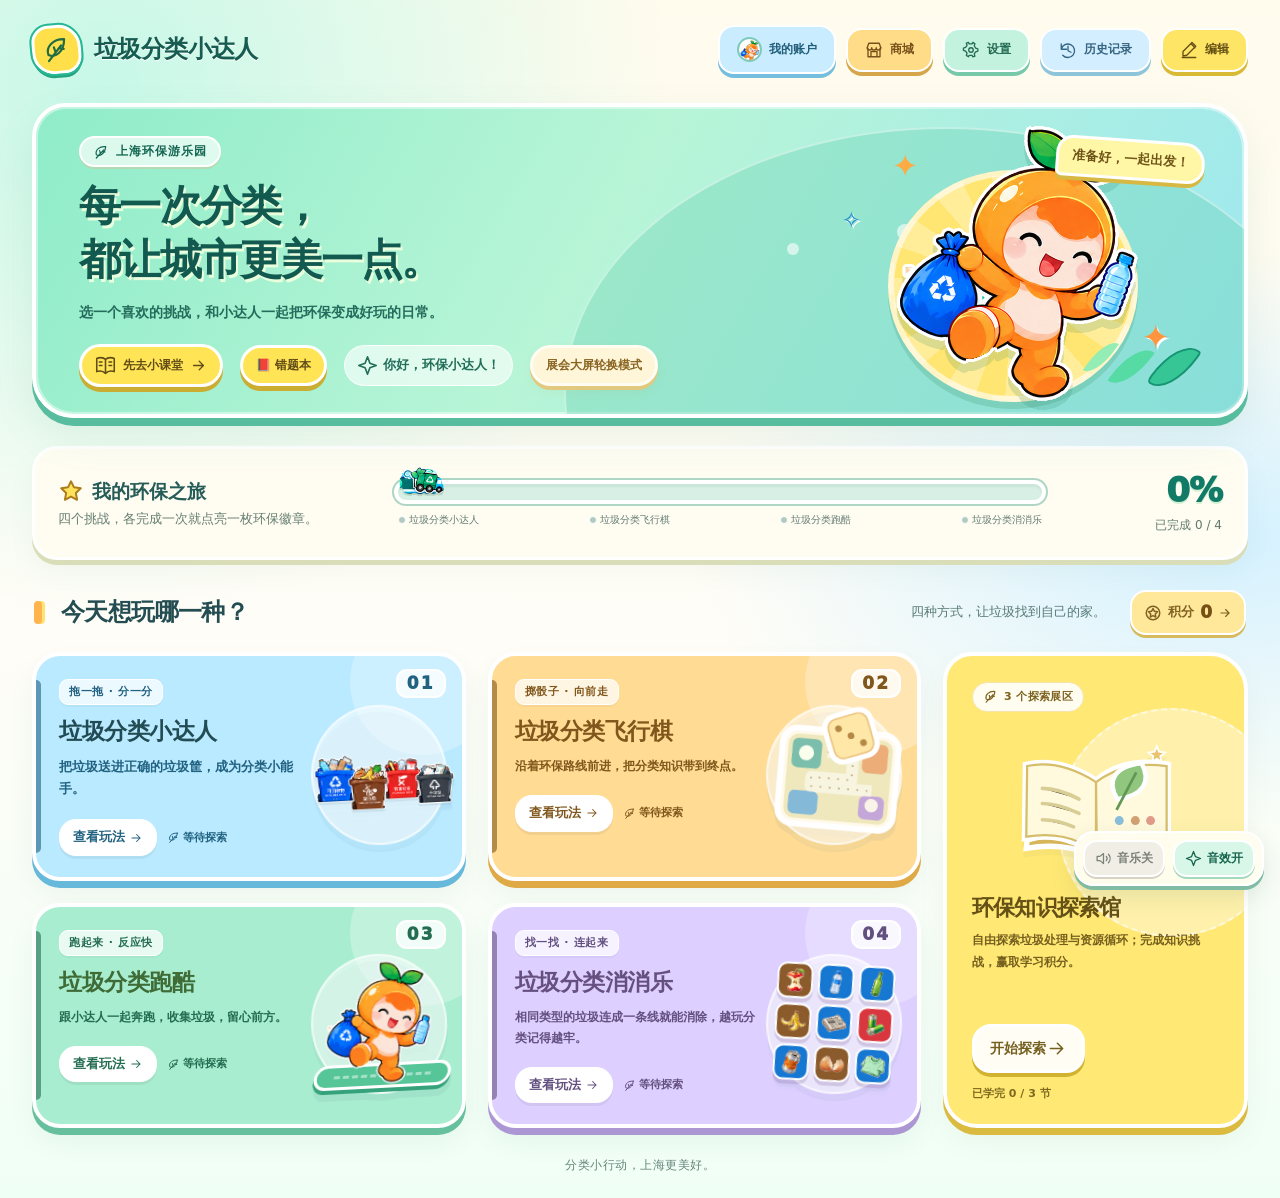
<file: hall.html>
<!doctype html>
<html lang="zh-CN">
<head>
  <meta charset="utf-8">
  <meta name="viewport" content="width=device-width,initial-scale=1,viewport-fit=cover">
  <meta name="theme-color" content="#93f1cf">
  <meta name="description" content="糖果色环保游乐园：四种游戏玩法、小课堂、游玩进度、积分商城和管理员文字编辑。">
  <link rel="icon" href="data:,">
  <title>垃圾分类小达人 · 糖果色环保游乐园</title>
  <link rel="stylesheet" href="hall.css">
  <link rel="stylesheet" href="candy.css">
  <link rel="stylesheet" href="shop.css">
  <link rel="stylesheet" href="game.css">
  <link rel="stylesheet" href="exhibition-ui.css">
  <link rel="stylesheet" href="assets-manifest.css">
  <script defer src="content.js"></script>
  <script defer src="trash-data.js"></script>
  <script defer src="quiz-bank.js"></script>
  <script defer src="core.js"></script>
  <script defer src="effects.js"></script>
  <script defer src="game-engine.js"></script>
  <script defer src="games.js"></script>
  <script defer src="museum.js?v54"></script>
  <script defer src="hall.js"></script>
  <script defer src="v51-patch.js"></script>
</head>
<body>
  <div id="app"></div>
  <section id="game-screen" aria-label="垃圾分类游戏" tabindex="-1" hidden></section>
  <dialog id="modal" aria-labelledby="modal-title"><div id="modal-body"></div></dialog>
  <aside id="editor" aria-label="管理员文字编辑面板" hidden></aside>
  <div id="toast" role="status" aria-live="polite"></div>
  <audio id="hall-music" src="assets/eco-pop-adventure.mp3" loop preload="none"></audio>
  <noscript>请在浏览器中启用 JavaScript，以查看游戏大厅和交互按钮。</noscript>
</body>
</html>
</file>
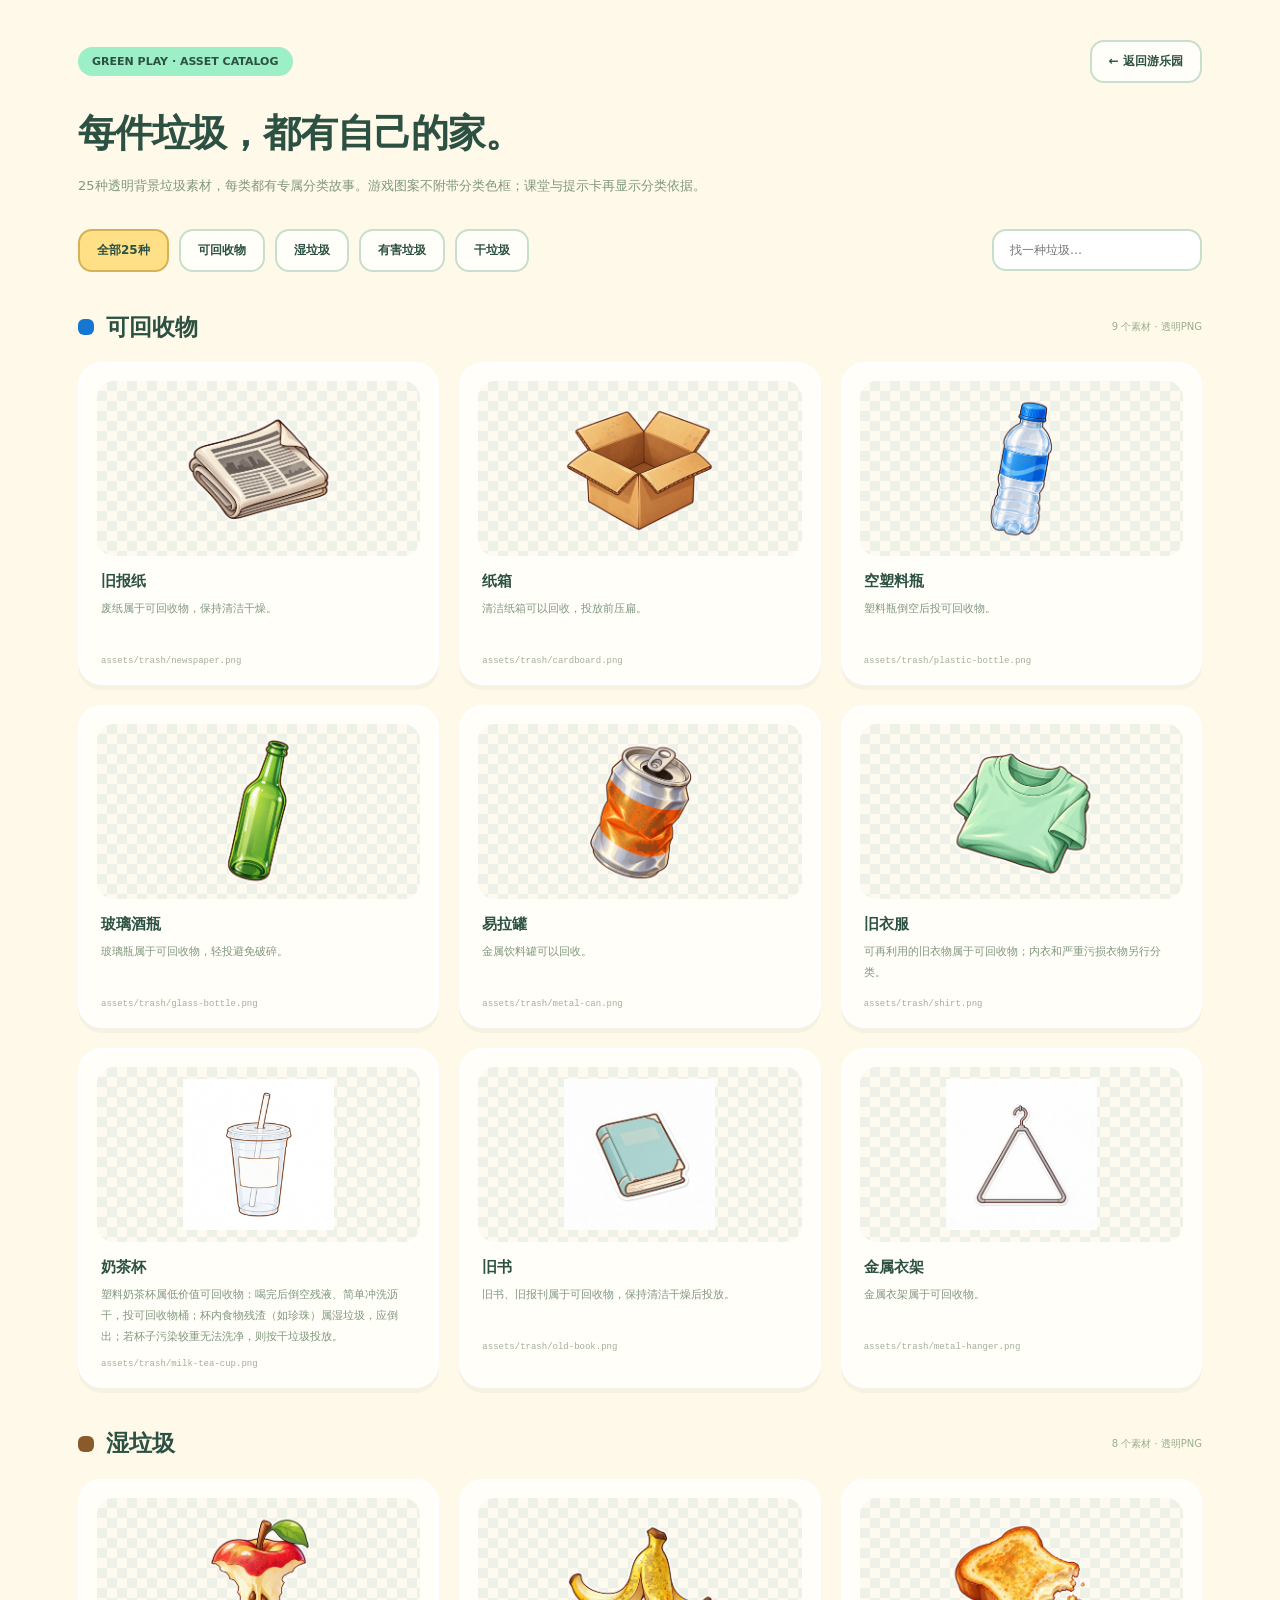
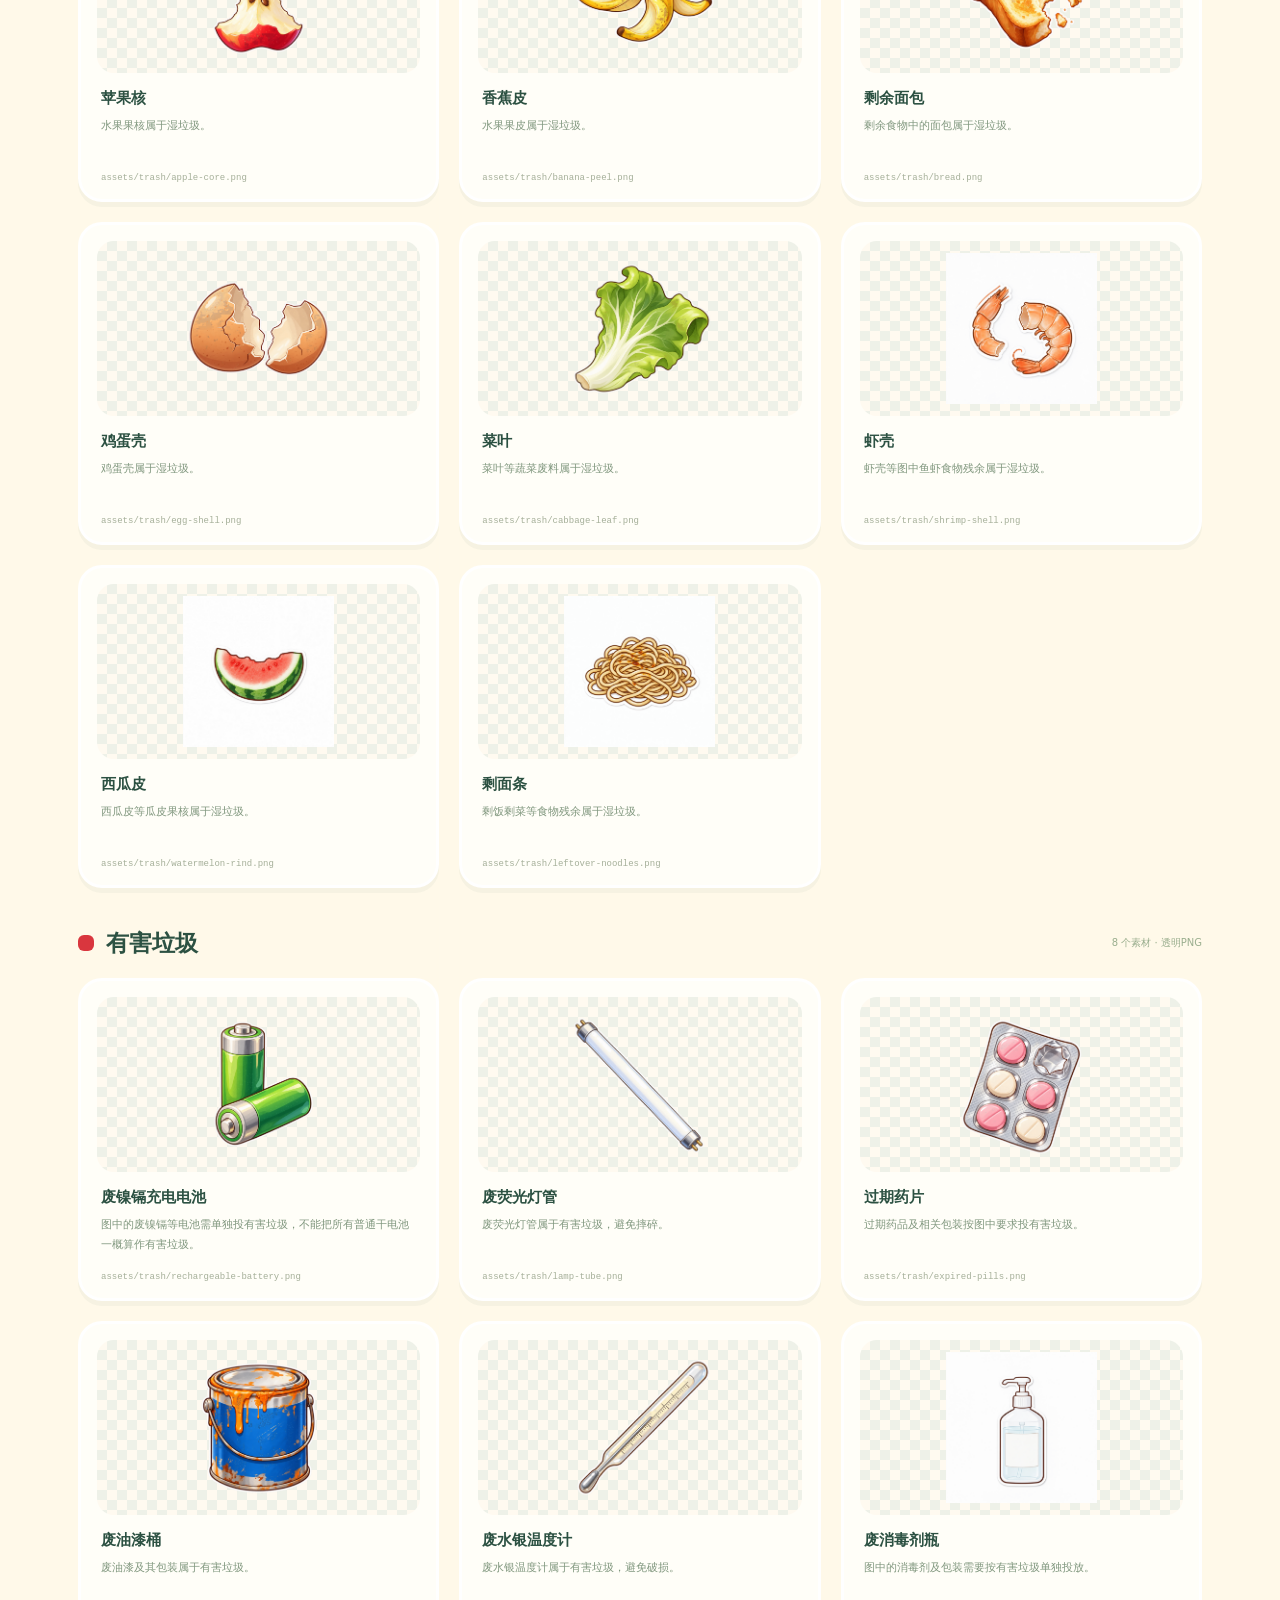
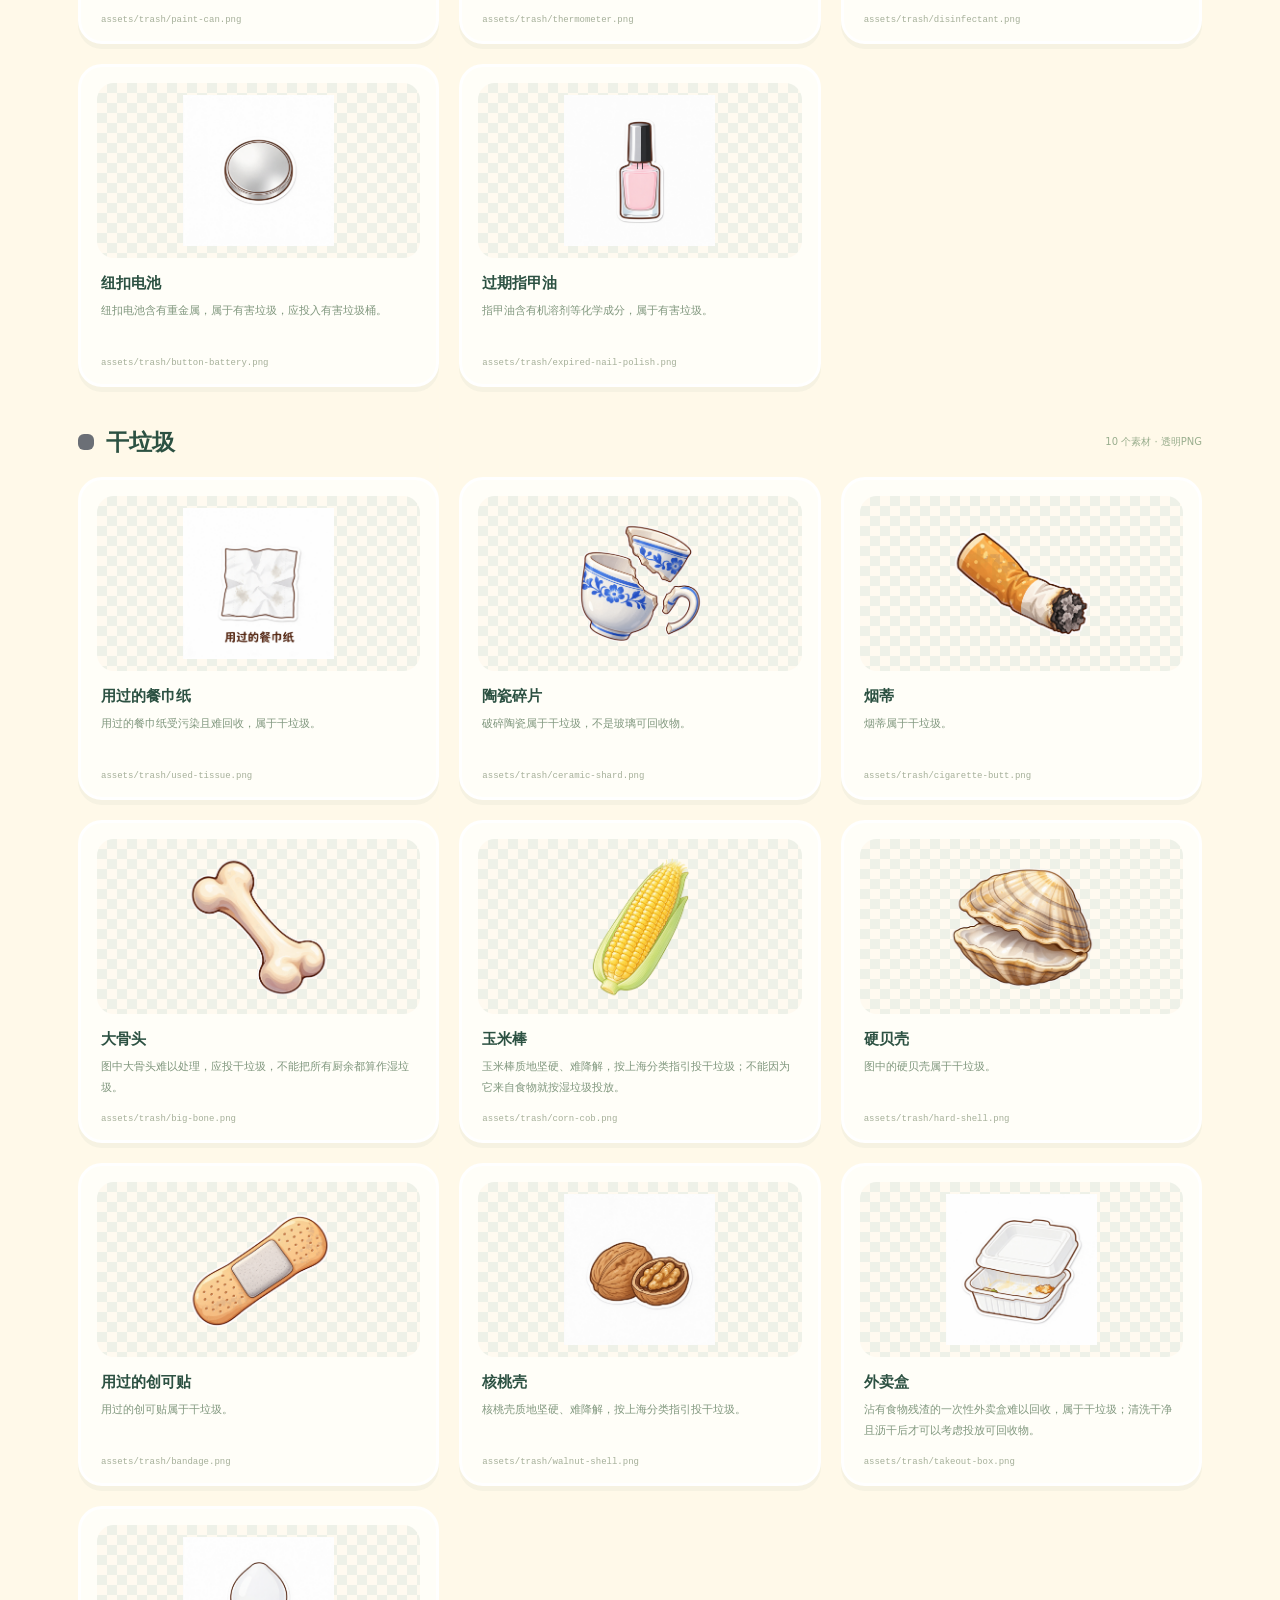
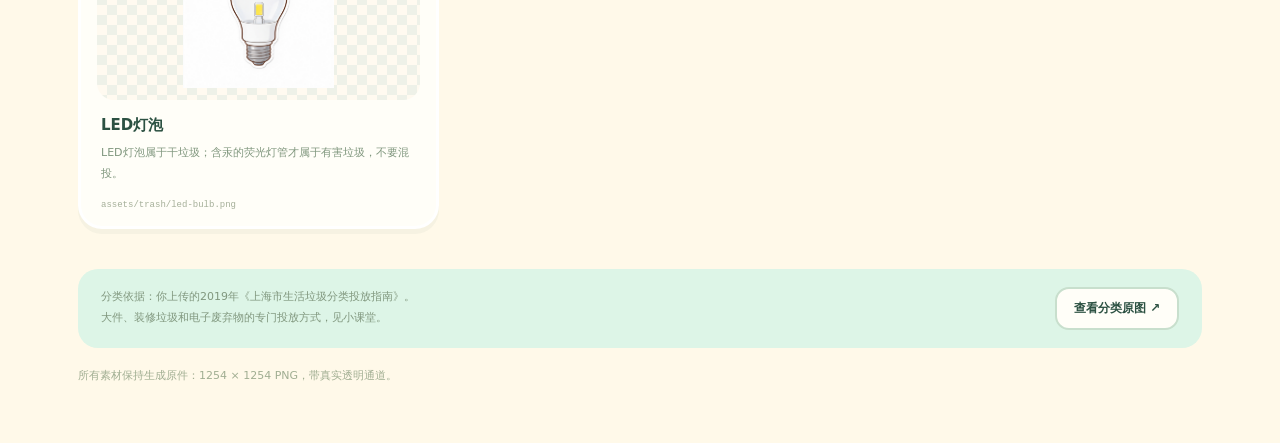
<file: materials.html>
<!doctype html><html lang="zh-CN"><head><meta charset="utf-8"><meta name="viewport" content="width=device-width,initial-scale=1"><title>25种垃圾素材 · 上海分类图鉴</title><style>
*{box-sizing:border-box}body{margin:0;background:#fff9e9;color:#2c5142;font-family:system-ui,-apple-system,'Microsoft YaHei',sans-serif}main{max-width:1180px;margin:auto;padding:40px 28px}header{display:flex;justify-content:space-between;align-items:center;gap:20px}a,button{color:inherit;text-decoration:none;border:2px solid #c8dfcd;border-radius:14px;background:#fffef8;padding:11px 17px;font:inherit;font-size:12px;font-weight:800;cursor:pointer}a:hover,button:hover{transform:translateY(-2px)}h1{font-size:38px;letter-spacing:-1px;margin:25px 0 15px}p{color:#80977e;font-size:13px;line-height:1.9}.tag{display:inline-block;padding:8px 14px;background:#9cefc7;border-radius:30px;font-size:11px;font-weight:900}.tools{display:flex;gap:10px;flex-wrap:wrap;align-items:center;margin:30px 0}button.active{background:#ffe087;border-color:#d7b254}input{margin-left:auto;border:2px solid #c8dfcd;border-radius:14px;padding:12px 16px;min-width:210px;font:inherit;font-size:12px;color:inherit}section{margin:40px 0}h2{font-size:23px;display:flex;align-items:center;gap:12px}h2:before{content:'';width:16px;height:16px;border-radius:6px;background:var(--cat)}h2 small{font-size:10px;margin-left:auto;color:#9aae8e;font-weight:500}.grid{display:grid;grid-template-columns:repeat(3,1fr);gap:20px}article{background:#fffef8;border:3px solid #fff;border-radius:24px;padding:16px;box-shadow:0 5px 0 #3958410b}figure{margin:0;border-radius:17px;background-color:#fffaf0;background-image:conic-gradient(#eef1e8 25%,transparent 0 50%,#eef1e8 0 75%,transparent 0);background-size:20px 20px;height:175px;padding:12px}img{width:100%;height:100%;object-fit:contain}h3{font-size:15px;margin:16px 4px 8px}article p{font-size:11px;margin:0 4px;min-height:45px}code{font-size:9px;color:#a5af99;display:block;margin:12px 4px 0;word-break:break-all}footer{font-size:11px;color:#a1ae92;padding:20px 0}.empty{text-align:center;padding:50px}.source{display:flex;justify-content:space-between;gap:20px;align-items:center;background:#ddf5e7;padding:18px 23px;border-radius:20px;margin-top:25px}.source p{margin:0;font-size:11px}@media(max-width:720px){main{padding:25px 17px}h1{font-size:29px}.grid{grid-template-columns:repeat(2,1fr);gap:12px}figure{height:135px}article{padding:10px}article p{font-size:10px}h3{font-size:13px}input{margin-left:0;width:100%}.source{flex-direction:column;align-items:start}h2{font-size:20px}h2 small{display:none}}
</style><script defer src="content.js"></script><script defer src="trash-data.js"></script><script defer src="core.js"></script></head><body><main><header><span class="tag">GREEN PLAY · ASSET CATALOG</span><a href="hall.html">← 返回游乐园</a></header><h1>每件垃圾，都有自己的家。</h1><p>25种透明背景垃圾素材，每类都有专属分类故事。游戏图案不附带分类色框；课堂与提示卡再显示分类依据。</p><div class="tools" id="tools"><button data-cat="all" class="active">全部25种</button><input id="search" type="search" placeholder="找一种垃圾…" aria-label="搜索垃圾素材"></div><div id="catalog"></div><div class="source"><p>分类依据：你上传的2019年《上海市生活垃圾分类投放指南》。<br>大件、装修垃圾和电子废弃物的专门投放方式，见小课堂。</p><a href="assets/shanghai-guide.jpg" target="_blank" rel="noopener">查看分类原图 ↗</a></div><footer>所有素材保持生成原件：1254 × 1254 PNG，带真实透明通道。</footer></main><script>
document.addEventListener('DOMContentLoaded',()=>{const D=EcoTrash,K=EcoCore;let state;try{state=K.read(localStorage)}catch{state=K.defaults()}const escape=v=>String(v).replace(/[&<>"']/g,c=>({'&':'&amp;','<':'&lt;','>':'&gt;','"':'&quot;',"'":'&#39;'}[c]));const t=k=>escape(K.text(k,state.texts));let category='all',search='';const tools=document.getElementById('tools');for(const c of D.categories){const b=document.createElement('button');b.dataset.cat=c.id;b.textContent=K.text('category.'+c.id+'.name',state.texts);tools.insertBefore(b,document.getElementById('search'))}function render(){const html=D.categories.filter(c=>category==='all'||c.id===category).map(c=>{const items=D.forCategory(c.id).filter(i=>(K.text('trash.'+i.id+'.name',state.texts)+i.why).includes(search));return items.length?`<section style="--cat:${c.color}"><h2>${t('category.'+c.id+'.name')}<small>${items.length} 个素材 · 透明PNG</small></h2><div class="grid">${items.map(i=>`<article><figure><img src="${i.image}" alt="${t('trash.'+i.id+'.name')}" loading="lazy"></figure><h3>${t('trash.'+i.id+'.name')}</h3><p>${t('trash.'+i.id+'.why')}</p><code>${i.image}</code></article>`).join('')}</div></section>`:''}).join('');document.getElementById('catalog').innerHTML=html||'<p class="empty">没有找到这个垃圾，换个词试试看。</p>';tools.querySelectorAll('button').forEach(b=>{b.classList.toggle('active',b.dataset.cat===category);b.setAttribute('aria-pressed',b.dataset.cat===category)})}tools.addEventListener('click',e=>{const b=e.target.closest('[data-cat]');if(b){category=b.dataset.cat;render()}});document.getElementById('search').addEventListener('input',e=>{search=e.target.value.trim();render()});render()});
</script></body></html>
</file>
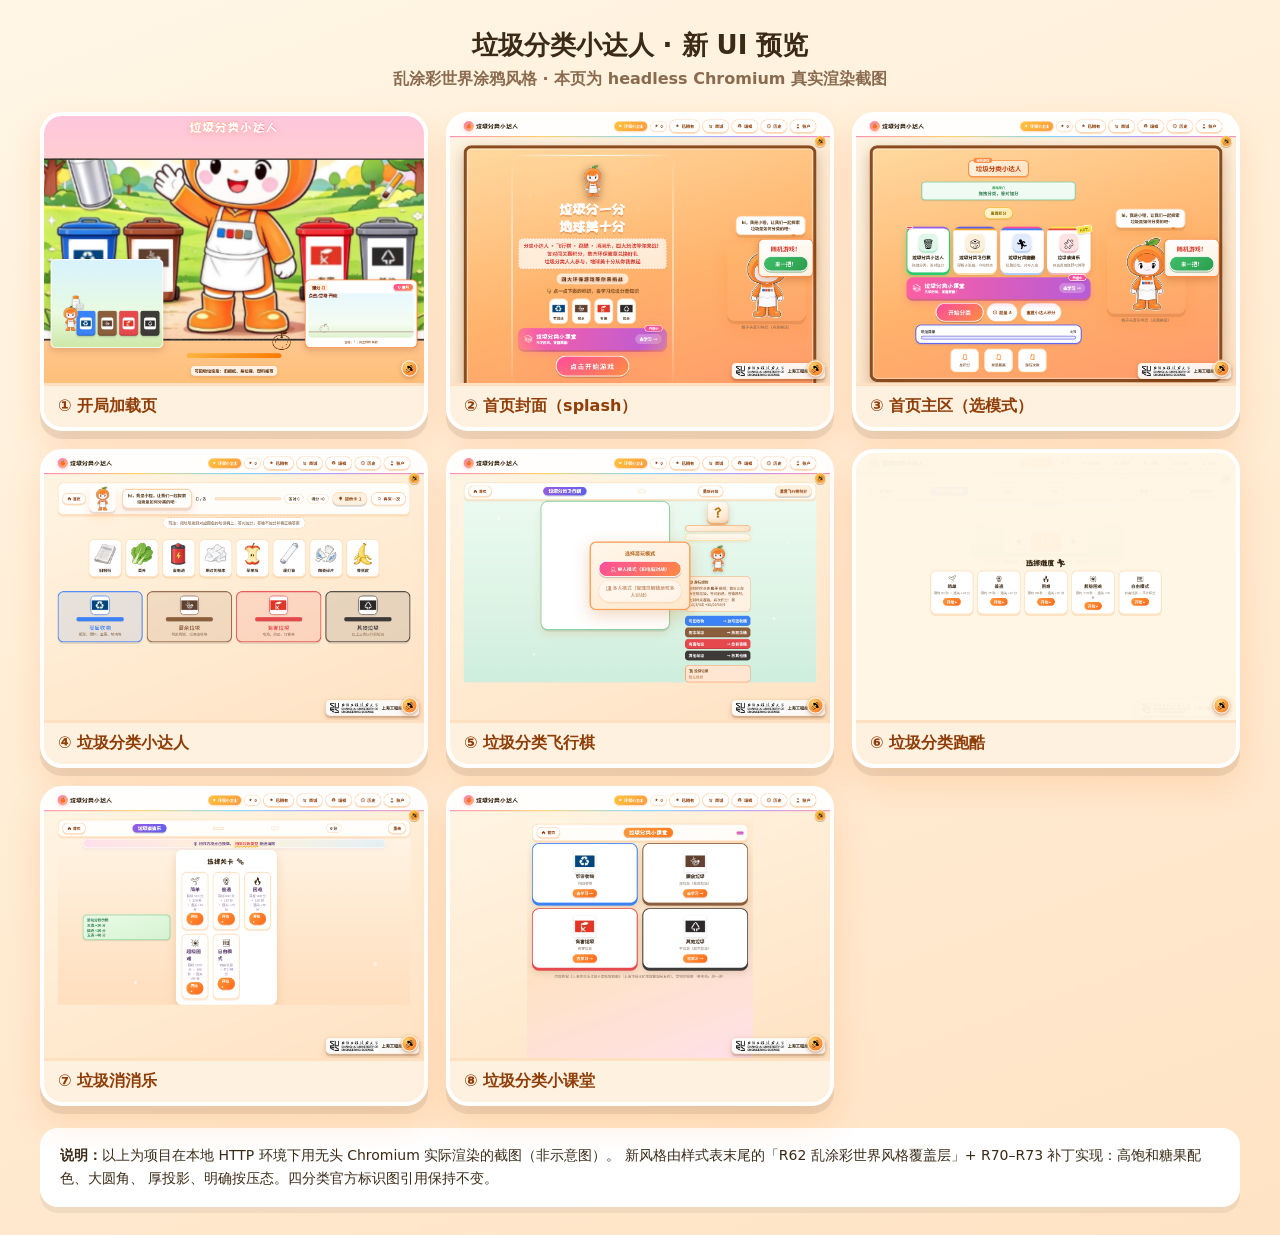
<file: assets/UI-新界面截图/preview.html>
<!DOCTYPE html>
<html lang="zh-CN">
<head>
<meta charset="utf-8">
<meta name="viewport" content="width=device-width, initial-scale=1">
<title>垃圾分类小达人 · 新 UI 预览</title>
<style>
  :root{--bg:#FFF6E5;--card:#fff;--ink:#3A2A16;--accent:#FF7A1A;}
  *{box-sizing:border-box}
  body{margin:0;padding:28px;background:linear-gradient(160deg,#FFF6E5,#FFE3C4);
       font-family:"Noto Sans SC","PingFang SC","Microsoft YaHei",system-ui,sans-serif;color:var(--ink);}
  h1{font-size:26px;text-align:center;margin:0 0 6px;}
  .sub{text-align:center;color:#8A6B4F;font-weight:700;margin-bottom:22px;}
  .grid{display:grid;grid-template-columns:repeat(auto-fill,minmax(340px,1fr));gap:18px;max-width:1200px;margin:0 auto;}
  .shot{background:var(--card);border:4px solid #fff;border-radius:22px;overflow:hidden;
        box-shadow:0 8px 0 rgba(0,0,0,.08),0 16px 34px rgba(255,120,30,.18);}
  .shot img{display:block;width:100%;height:auto;}
  .cap{padding:10px 14px;font-weight:800;color:#8F3E08;background:#FFF1E0;border-top:3px solid #FFE0C0;}
  .note{max-width:1200px;margin:22px auto 0;padding:16px 20px;background:#fff;border-radius:18px;
        box-shadow:0 6px 0 rgba(0,0,0,.06);font-size:14px;line-height:1.7;}
</style>
</head>
<body>
  <h1>垃圾分类小达人 · 新 UI 预览</h1>
  <div class="sub">乱涂彩世界涂鸦风格 · 本页为 headless Chromium 真实渲染截图</div>
  <div class="grid">
    <div class="shot"><img src="00_boot_loading.png" alt="开局加载页"><div class="cap">① 开局加载页</div></div>
    <div class="shot"><img src="01_home_splash.png" alt="首页封面"><div class="cap">② 首页封面（splash）</div></div>
    <div class="shot"><img src="02_home_arena.png" alt="首页主区"><div class="cap">③ 首页主区（选模式）</div></div>
    <div class="shot"><img src="10_classic.png" alt="垃圾分类小达人"><div class="cap">④ 垃圾分类小达人</div></div>
    <div class="shot"><img src="10_flychess.png" alt="垃圾分类飞行棋"><div class="cap">⑤ 垃圾分类飞行棋</div></div>
    <div class="shot"><img src="10_runner.png" alt="垃圾分类跑酷"><div class="cap">⑥ 垃圾分类跑酷</div></div>
    <div class="shot"><img src="10_matches.png" alt="垃圾消消乐"><div class="cap">⑦ 垃圾消消乐</div></div>
    <div class="shot"><img src="20_learn.png" alt="垃圾分类小课堂"><div class="cap">⑧ 垃圾分类小课堂</div></div>
  </div>
  <div class="note">
    <b>说明：</b>以上为项目在本地 HTTP 环境下用无头 Chromium 实际渲染的截图（非示意图）。
    新风格由样式表末尾的「R62 乱涂彩世界风格覆盖层」+ R70–R73 补丁实现：高饱和糖果配色、大圆角、
    厚投影、明确按压态。四分类官方标识图引用保持不变。
  </div>
</body>
</html>
</file>
<file: assets/v5.css>
/* =====================================================================
   垃圾分类小达人 · 统一设计系统 v5  (SINGLE SOURCE OF TRUTH)
   ---------------------------------------------------------------------
   本文件取代旧的三明治样式层：
     styles.css  +  learn.css  +  styles-overhaul.css  +  v5-skin.css
   设计语言来源：《垃圾分类小达人 · UI设计稿 v5》—— 暖色卡通风。
   原则：保留游戏引擎所需的全部 class / id 钩子，只重写表现层。
   ===================================================================== */

/* ---------- 1. 设计令牌 ---------- */
:root{
  --ink:#2A2540; --ink2:#544E6B; --muted:#8B86A3; --faint:#B4AFC4;
  --bg:#F7F3FB; --surface:#FFFFFF; --soft:#F3EEFA; --soft2:#EFE9F8;
  --line:#EAE3F3; --line2:#E0D8EF;
  --pri:#FF7A1A; --pri-d:#E8620A; --pri-soft:#FFEDDD; --pri-ink:#9A3D00;
  --rec:#3B82F6; --rec-s:#EAF3FD; --rec-d:#1E5FA8;
  --kit:#8B5E3C; --kit-s:#F3E9E0; --kit-d:#5E3E26;
  --haz:#E5484D; --haz-s:#FDECEB; --haz-d:#AF2A2E;
  --oth:#3D3A37; --oth-s:#EEECE9; --oth-d:#26241F;
  --ok:#2FB86A; --ok-s:#E2F7EB; --ok-d:#1E8A4C;
  --oa:#E5484D; --ob:#3B82F6; --oc:#F7B500; --od:#2FB86A;
  --gold:#F7B500;
  --r-sm:12px; --r:16px; --r-lg:22px; --r-xl:28px; --pill:999px;
  --sh-1:0 2px 10px rgba(42,37,64,.06);
  --sh-2:0 10px 28px rgba(42,37,64,.10);
  --sh-3:0 18px 44px rgba(42,37,64,.16);
  --font-display:"ZCOOL KuaiLe","Nunito Sans Variable","Noto Sans SC Variable","PingFang SC",system-ui,sans-serif;
  --font-body:"Nunito Sans Variable","Noto Sans SC Variable","PingFang SC","Microsoft YaHei",system-ui,sans-serif;
}

/* ---------- 2. 基础重置 ---------- */
*{box-sizing:border-box;margin:0;padding:0}
html,body{height:100%}
body{
  font-family:var(--font-body);color:var(--ink);
  background:linear-gradient(160deg,#F7F3FB 0%,#EFE9F8 55%,#FBF6F1 100%);
  background-attachment:fixed;-webkit-font-smoothing:antialiased;overflow-x:hidden;
}
img{display:block;max-width:100%}
button{font-family:inherit;color:inherit;background:none;border:0;cursor:pointer}
input,select,textarea{font-family:inherit}
h1,h2,h3{font-family:var(--font-display);color:var(--ink)}
.is-hidden.is-hidden{display:none}
.tnum{font-variant-numeric:tabular-nums}
::selection{background:var(--pri-soft)}

/* ---------- 3. 外壳：填满大屏（修改意见 #21） ---------- */
.shell{
  position:fixed;inset:0;width:100vw;height:100vh;height:100dvh;
  display:flex;flex-direction:column;min-height:0;
  background:var(--bg);overflow:hidden;border-radius:0;
}

/* ---------- 4. 顶栏 / 品牌 / HUD ---------- */
.s-top{height:64px;flex:0 0 64px;display:flex;align-items:center;gap:14px;padding:0 22px;background:var(--surface);border-bottom:1px solid var(--line)}
.brand{display:flex;align-items:center;gap:11px;flex:0 0 auto;min-width:0;flex-wrap:nowrap}
.brand-mark{
  width:38px;height:38px;border-radius:12px;display:grid;place-items:center;flex:0 0 auto;
  background:linear-gradient(150deg,#FFC061,#FF7A1A);color:#fff;
  box-shadow:0 6px 14px rgba(255,122,26,.34);overflow:hidden;
}
.brand-mark svg{width:22px;height:22px}
.brand-mark img{width:100%;height:100%;object-fit:cover}
.brand-title{font-size:20px;letter-spacing:.5px;color:var(--ink);white-space:nowrap}
.hud{margin-left:auto;display:flex;align-items:center;gap:10px;flex-wrap:wrap;justify-content:flex-end}
.chip{
  display:inline-flex;align-items:center;gap:7px;height:34px;padding:0 14px;
  border-radius:var(--pill);background:var(--soft);border:1px solid var(--line);
  font-size:13px;font-weight:700;color:var(--ink2);white-space:nowrap;
}
.chip svg{width:15px;height:15px}
.chip b{color:var(--pri-ink)}
.chip.badge-chip,.chip.score-chip{background:var(--pri-soft);border-color:#FFD9BC;color:var(--pri-ink)}
.chip.gold{background:#FFF3D6;border-color:#F6DFA6;color:#8A5A00}

/* ---------- 5. 主体 / 左侧导航 / 舞台 ---------- */
.s-body{flex:1;display:flex;min-height:0}
.s-nav{
  flex:0 0 188px;width:188px;background:var(--surface);border-right:1px solid var(--line);
  padding:16px 14px;display:flex;flex-direction:column;gap:7px;overflow-y:auto;
}
.dnv,.dnv.btn,.dnv.btn-ghost{
  display:flex;align-items:center;gap:11px;width:100%;justify-content:flex-start;
  padding:12px 14px;border:1px solid transparent;border-radius:var(--r-sm);
  font-size:14.5px;font-weight:700;color:var(--ink2);box-shadow:none;
  transition:background .15s,color .15s,border-color .15s;
}
.dnv:hover{background:var(--soft);color:var(--ink)}
.dnv.is-active,.dnv.active{background:var(--pri-soft);color:var(--pri-ink)}
.dnv-ico{width:20px;height:20px;display:grid;place-items:center;font-size:16px;color:inherit;flex:0 0 auto}
.dnv-learn,.learn-entry-big.dnv{background:var(--pri-soft);color:var(--pri-ink);border-color:#FFD9BC}
.s-stage{flex:1;min-width:0;display:flex;flex-direction:column;position:relative;overflow:hidden;
  background:linear-gradient(160deg,#FAF7FE 0%,#F3EEFA 100%)}
.stage-in{flex:1;display:flex;flex-direction:column;min-height:0;overflow-y:auto;overflow-x:hidden;padding:20px 22px;gap:16px}
.gbar{
  display:flex;align-items:center;gap:12px;flex-wrap:wrap;
  padding:14px 22px;background:var(--surface);border-bottom:1px solid var(--line);
  flex:0 0 auto;
}
.sub-title{font-size:17px;font-weight:800;margin:0}
.mini-stat{font-size:13px;font-weight:700;color:var(--ink2);background:var(--soft);
  padding:5px 12px;border-radius:var(--pill);white-space:nowrap}

/* ---------- 6. 按钮 ---------- */
.btn{
  display:inline-flex;align-items:center;justify-content:center;gap:8px;
  height:44px;padding:0 20px;border-radius:var(--r);border:0;
  font-weight:800;font-size:14.5px;letter-spacing:.2px;white-space:nowrap;
  box-shadow:var(--sh-1);transition:transform .12s,box-shadow .12s,filter .12s;
}
.btn svg{width:16px;height:16px}
.btn:hover{filter:brightness(1.04)}
.btn:active{transform:translateY(1px)}
.btn-primary{background:linear-gradient(180deg,#FF8A33,var(--pri));color:#fff;
  box-shadow:0 8px 20px rgba(255,122,26,.34)}
.btn-primary:hover{background:linear-gradient(180deg,#FF8A33,var(--pri-d))}
.btn-ghost{background:var(--soft);color:var(--ink2);border:1px solid var(--line);box-shadow:none}
.btn-ghost:hover{background:var(--soft2)}
.btn-soft{background:#FFF4EC;color:var(--pri-ink);border:1px solid #FFD9BC;box-shadow:none}
.btn-soft:hover{background:var(--pri-soft)}
.btn-danger{background:var(--haz);color:#fff;box-shadow:0 8px 18px rgba(229,72,77,.28)}
.btn-lg{height:56px;font-size:17px;border-radius:var(--r-lg);padding:0 38px}
.btn-sm{height:36px;font-size:13px;border-radius:11px;padding:0 14px}
.btn-block{width:100%}
.icon-btn{width:38px;height:38px;display:grid;place-items:center;border-radius:var(--r-sm);
  background:var(--soft);border:1px solid var(--line);color:var(--ink2);transition:background .15s}
.icon-btn:hover{background:var(--soft2)}
.icon-btn svg{width:18px;height:18px}

/* ---------- 7. 胶囊 / 进度 / 数据 ---------- */
.pill{display:inline-flex;align-items:center;gap:6px;height:30px;padding:0 12px;
  border-radius:var(--pill);font-size:12.5px;font-weight:800}
.p-rec{background:var(--rec-s);color:var(--rec-d)}
.p-kit{background:var(--kit-s);color:var(--kit-d)}
.p-haz{background:var(--haz-s);color:var(--haz-d)}
.p-oth{background:var(--oth-s);color:var(--oth-d)}
.track,.boot-bar,.hp-bar,.progress-track{background:var(--line2);border-radius:var(--pill);overflow:hidden}
.track>i,.boot-bar>i,.hp-bar>i,.progress-fill{
  display:block;height:100%;border-radius:var(--pill);
  background:linear-gradient(90deg,#FF9A4D,var(--pri));transition:width .4s ease}
.progress-text{font-size:13px;font-weight:800;color:var(--ink2)}
.game-progress{display:flex;align-items:center;gap:10px;flex:1;min-width:180px}
.game-progress .progress-track{flex:1;height:9px}
.stat{display:flex;flex-direction:column;align-items:center;gap:2px;padding:12px 18px;
  background:var(--surface);border:1px solid var(--line);border-radius:var(--r);box-shadow:var(--sh-1)}
.stat-num{font-family:var(--font-display);font-size:26px;color:var(--pri-ink);font-weight:800}
.stat-label{font-size:12px;color:var(--muted);font-weight:700}
.mini-stat b{color:var(--pri-ink)}

/* ---------- 8. 头像 / 气泡 / 卡片 ---------- */
.avatar-game,.avatar-home{width:46px;height:46px;border-radius:50%;object-fit:cover;
  background:var(--soft);border:2px solid #fff;box-shadow:var(--sh-1);flex:0 0 auto}
.avatar-bubble,.bubble-game{
  position:relative;background:var(--surface);border:1px solid var(--line);
  border-radius:var(--r);padding:9px 14px;font-size:13.5px;color:var(--ink2);
  box-shadow:var(--sh-1);max-width:320px;
}
.avatar-name{font-weight:800;color:var(--ink);font-size:13px}
.card,.panel-body .card{background:var(--surface);border:1px solid var(--line);
  border-radius:var(--r);box-shadow:var(--sh-1)}

/* ---------- 9. 面板 / 遮罩 / 表单 ---------- */
.panel-mask{position:fixed;inset:0;z-index:80;background:rgba(42,37,64,.34);
  -webkit-backdrop-filter:blur(2px);backdrop-filter:blur(2px)}
.panel{
  position:fixed;top:0;right:0;bottom:0;z-index:90;width:460px;max-width:94vw;
  display:flex;flex-direction:column;background:var(--surface);
  border-radius:var(--r-xl) 0 0 var(--r-xl);box-shadow:var(--sh-3);color:var(--ink);
  animation:panelIn .22s ease;
}
@keyframes panelIn{from{transform:translateX(24px);opacity:.4}to{transform:none;opacity:1}}
.panel.panel-wide{width:760px}
.panel.panel-narrow{width:400px}
.panel-head{display:flex;align-items:center;gap:12px;padding:16px 20px;
  border-bottom:1px solid var(--line);flex:0 0 auto}
.panel-head h2,.panel-head h3{font-size:18px;font-weight:800;margin:0}
.panel-balance{margin-left:auto;font-weight:800;color:var(--pri-ink)}
.panel-body{flex:1;overflow-y:auto;padding:18px 20px;color:var(--ink2)}
.edit-tabs{display:flex;flex-wrap:wrap;gap:6px;padding:12px 16px;border-bottom:1px solid var(--line)}
.edit-tab{padding:8px 14px;border-radius:var(--pill);font-size:13px;font-weight:700;
  background:var(--soft);border:1px solid var(--line);color:var(--ink2)}
.edit-tab.is-active{background:var(--pri-soft);border-color:#FFD9BC;color:var(--pri-ink)}
.form-control,.gate-input,input,select,textarea{
  background:var(--soft);border:1px solid var(--line);border-radius:var(--r-sm);
  color:var(--ink);padding:10px 12px;font-size:14px;width:100%}
input:focus,select:focus,textarea:focus{outline:2px solid var(--pri-soft);border-color:var(--pri)}
.form-label{font-size:13px;font-weight:700;color:var(--ink2)}
.form-row{display:flex;flex-direction:column;gap:6px;margin-bottom:12px}
.gate-tip{font-size:13px;color:var(--muted);line-height:1.7;margin-bottom:12px}
.acc-actions{display:flex;gap:10px;margin-top:14px}

/* ---------- 10. 浮层小件 ---------- */
.toast{position:fixed;left:50%;bottom:34px;transform:translateX(-50%) translateY(20px);
  z-index:120;background:var(--ink);color:#fff;padding:12px 22px;border-radius:var(--pill);
  font-size:13.5px;font-weight:700;box-shadow:var(--sh-3);opacity:0;pointer-events:none;
  transition:opacity .2s,transform .2s}
.toast.show{opacity:1;transform:translateX(-50%) translateY(0)}
.sfx-switch,#r65-sound-toggle{position:fixed;right:18px;bottom:18px;z-index:110;
  width:44px;height:44px;border-radius:50%;display:grid;place-items:center;font-size:20px;
  background:var(--surface);border:1px solid var(--line);box-shadow:var(--sh-2)}
#r65-sound-toggle{right:18px;bottom:70px}
#r65-sound-toggle.is-off{filter:grayscale(1);opacity:.6}
.corner-badge{position:fixed;left:18px;bottom:18px;z-index:110;display:flex;align-items:center;gap:8px;
  background:var(--surface);border:1px solid var(--line);border-radius:var(--pill);
  padding:6px 14px 6px 6px;box-shadow:var(--sh-1);font-size:12.5px;font-weight:800;color:var(--ink2)}
.corner-badge img{width:30px;height:30px;border-radius:50%;object-fit:cover}
.drag-clone{position:fixed;z-index:200;pointer-events:none;width:84px;height:84px;
  border-radius:var(--r);background:var(--surface);border:2px solid var(--pri);
  box-shadow:var(--sh-3);display:grid;place-items:center;overflow:hidden;transform:rotate(-4deg)}
.drag-clone img{max-width:100%;max-height:100%}
.feedback{position:fixed;left:50%;top:18%;transform:translate(-50%,0) scale(.7);z-index:150;
  display:flex;flex-direction:column;align-items:center;gap:8px;opacity:0;pointer-events:none;
  transition:opacity .2s,transform .2s}
.feedback.show{opacity:1;transform:translate(-50%,0) scale(1)}
.feedback img{width:120px;height:120px;object-fit:contain}
.feedback span{font-family:var(--font-display);font-size:24px;color:var(--ink)}
.feedback .fb-bad,.feedback .fb-good{display:none}
.feedback.is-good .fb-good{display:block}
.feedback.is-bad .fb-bad{display:block}
.fb-good,.fb-bad{display:none}

/* ---------- 11. 通用动效 ---------- */
@keyframes pop{0%{transform:scale(.7);opacity:0}60%{transform:scale(1.08)}100%{transform:scale(1);opacity:1}}
@keyframes float{0%,100%{transform:translateY(0)}50%{transform:translateY(-8px)}}
@keyframes pulse{0%,100%{opacity:1}50%{opacity:.55}}
@keyframes shakeX{0%,100%{transform:translateX(0)}25%{transform:translateX(-6px)}75%{transform:translateX(6px)}}
@keyframes spin{to{transform:rotate(360deg)}}
.animate{animation:pop .3s ease both}
.is-warn,.shake{animation:shakeX .32s ease}
.flash-good{animation:pop .3s ease}
.pulse-correct{animation:pulse 1s ease infinite}
.pulse-wrong,.flash-bad{animation:shakeX .3s ease}

/* =====================================================================
   v5 设计系统 · 分屏样式（加载页 / 首页 / 四玩法 / 结算 / 学习）
   ===================================================================== */

/* ---------- 加载页（修改意见 #1/#2/#3） ---------- */
.boot{flex:1;display:grid;place-items:center;position:relative;overflow:hidden;
  background:
    radial-gradient(900px 520px at 50% -10%, #FFF1DF 0%, rgba(255,241,223,0) 62%),
    linear-gradient(180deg,#FFF8EF,#F3EEFA);}
.boot-deco{position:absolute;inset:0;pointer-events:none;opacity:.5}
.boot-card{position:relative;z-index:2;display:flex;flex-direction:column;align-items:center;gap:20px;text-align:center}
.boot-title{font-family:var(--font-display);font-size:clamp(34px,6vw,64px);line-height:1.06;
  letter-spacing:2px;color:#fff;-webkit-text-stroke:7px var(--ink);paint-order:stroke fill;
  text-shadow:0 7px 0 rgba(42,37,64,.16);animation:bootFloat 2.6s ease-in-out infinite}
.boot-title span{color:#FFC64D}
@keyframes bootFloat{0%,100%{transform:translateY(0) rotate(-1deg)}50%{transform:translateY(-10px) rotate(1deg)}}
.boot-orange{width:190px;height:190px;object-fit:contain;filter:drop-shadow(0 16px 26px rgba(255,122,26,.3));animation:float 3s ease-in-out infinite}
.boot-ring{position:relative;width:150px;height:150px;display:grid;place-items:center}
.boot-ring svg,.boot-ring::before{position:absolute;inset:0;border-radius:50%}
.boot-ring::before{content:"";border:8px solid var(--line2)}
.boot-ring .pct{font-family:var(--font-display);font-size:34px;color:var(--pri-ink);z-index:2}
.boot-bar{width:min(360px,70vw);height:14px;border:1px solid var(--line2);background:#EFE7F6}
.boot-tip{font-size:13.5px;color:var(--ink2);background:#fff;border:1px solid var(--line);
  padding:10px 20px;border-radius:var(--pill);box-shadow:var(--sh-1)}
.boot-marks{display:flex;gap:14px;flex-wrap:wrap;justify-content:center}
.boot-marks img{width:64px;height:64px;border-radius:16px;object-fit:cover;border:3px solid #fff;box-shadow:var(--sh-1)}
.boot-marks .bm{display:flex;flex-direction:column;align-items:center;gap:6px;font-size:11.5px;color:var(--ink2);font-weight:700}

/* ---------- 首页（修改意见 #11/#13） ---------- */
.home-hero,.home-splash{width:100%;max-width:min(100%,980px);margin:0 auto;display:flex;flex-direction:column;gap:16px}
.home-splash{background:var(--surface);border:1px solid var(--line);border-radius:var(--r-xl);
  box-shadow:var(--sh-2);padding:clamp(18px,3vw,34px);align-items:center;text-align:center;position:relative;overflow:hidden}
.splash-deco{position:absolute;inset:0;pointer-events:none;opacity:.6}
.splash-mascot{width:clamp(120px,18vw,190px);height:auto;object-fit:contain;
  filter:drop-shadow(0 12px 22px rgba(42,37,64,.16));animation:float 3.4s ease-in-out infinite;position:relative;z-index:1}
.splash-title{font-family:var(--font-display);color:var(--ink);font-size:clamp(24px,4.4vw,46px);
  line-height:1.16;letter-spacing:2px;position:relative;z-index:1}
.splash-sub{color:var(--ink2);font-weight:600;font-size:clamp(12px,1.6vw,15px);position:relative;z-index:1}
.splash-learn-hint{color:var(--muted);font-size:13px}
.splash-marks{display:flex;gap:12px;flex-wrap:wrap;justify-content:center;position:relative;z-index:1}
.mark-item{display:flex;flex-direction:column;align-items:center;gap:6px;padding:10px 14px;
  background:var(--surface);border:1px solid var(--line);border-radius:var(--r);box-shadow:var(--sh-1);
  font-size:12px;font-weight:700;color:var(--ink2);cursor:pointer;transition:transform .15s,box-shadow .15s}
.mark-item:hover{transform:translateY(-3px);box-shadow:var(--sh-2)}
.mark-item img{width:46px;height:46px;border-radius:10px;object-fit:cover}
.mark-grid{display:grid;grid-template-columns:repeat(auto-fit,minmax(96px,1fr));gap:12px;width:100%}
.splash-actions,.hero-actions,.cover-actions{display:flex;gap:12px;flex-wrap:wrap;justify-content:center}
.learn-entry-big{display:flex;align-items:center;gap:14px;width:100%;max-width:560px;margin:0 auto;
  padding:14px 18px;background:linear-gradient(160deg,#FFF6EE,#FFEDDD);border:1px solid #FFD9BC;
  border-radius:var(--r-lg);box-shadow:var(--sh-1);text-align:left}
.leb-ico{width:46px;height:46px;border-radius:14px;display:grid;place-items:center;font-size:24px;
  background:#fff;box-shadow:var(--sh-1);flex:0 0 auto}
.leb-txt{display:flex;flex-direction:column;gap:2px;flex:1;min-width:0}
.leb-title{font-family:var(--font-display);font-size:18px;color:var(--pri-ink)}
.leb-sub{font-size:12.5px;color:var(--ink2)}
.leb-go{font-weight:800;color:var(--pri-ink);white-space:nowrap}

.hero-arena{display:flex;gap:18px;align-items:flex-start;flex-wrap:wrap;width:100%}
.hero-text{flex:1;min-width:260px;display:flex;flex-direction:column;gap:12px}
.hero-title{font-family:var(--font-display);font-size:clamp(20px,2.8vw,34px);color:var(--ink);line-height:1.2}
.hero-sub{font-size:13.5px;color:var(--ink2)}
.module-pick{display:grid;grid-template-columns:repeat(auto-fit,minmax(150px,1fr));gap:12px;width:100%}
.module-card{display:flex;flex-direction:column;align-items:center;gap:8px;padding:16px 12px;
  background:var(--surface);border:1px solid var(--line);border-radius:var(--r-lg);
  box-shadow:var(--sh-1);cursor:pointer;transition:transform .15s,box-shadow .15s,border-color .15s;text-align:center}
.module-card:hover{transform:translateY(-3px);box-shadow:var(--sh-2)}
.module-card.is-active{border-color:var(--pri);background:var(--pri-soft)}
.module-emoji{font-size:34px}
.module-name{font-weight:800;color:var(--ink)}
.module-desc{font-size:12px;color:var(--muted)}
.age-hint{font-size:12px;color:var(--faint)}
.pending-round,.pending-tip{font-size:12.5px;color:var(--muted)}
.home-progress-strip{display:flex;align-items:center;gap:16px;flex-wrap:wrap;padding:14px 18px;
  background:var(--surface);border:1px solid var(--line);border-radius:var(--r);box-shadow:var(--sh-1)}
.hp-circ{display:flex;align-items:center;gap:8px;font-size:13px;color:var(--ink2);font-weight:700}
.hp-circ b{font-family:var(--font-display);font-size:22px;color:var(--pri-ink)}
.hp-bars{flex:1;min-width:200px;display:flex;flex-direction:column;gap:8px}
.hp-bar-row{display:flex;align-items:center;gap:10px;font-size:12px;color:var(--ink2)}
.hp-bar{flex:1;height:9px}
.home-stats{display:flex;gap:12px;flex-wrap:wrap;justify-content:center}
#random-play-card,#play-catalog,#r66-progress-entry{
  width:100%;max-width:360px;margin:14px auto;background:var(--surface);
  border:1px solid var(--line);border-radius:var(--r-lg);box-shadow:var(--sh-1);padding:16px 18px;text-align:center}
#random-play-card{background:var(--pri-soft);border-color:#FFD9BC}
#random-play-title{font-family:var(--font-display);color:var(--pri-ink);font-size:18px}
#random-play-desc,#play-catalog-desc{font-size:12.5px;color:var(--ink2);margin:6px 0 10px}
#btn-random-play,#random-play-card .btn{background:linear-gradient(180deg,#FF8A33,var(--pri));color:#fff;border:0}
#play-catalog-num,#r66-cat-num{color:var(--pri-ink);font-weight:800}
.r63-play-catalog-track,.r66-cat-track{height:9px;background:var(--line2);border-radius:var(--pill);overflow:hidden;margin:8px 0}
.r63-play-catalog-track>i,.r66-cat-track>i{display:block;height:100%;background:linear-gradient(90deg,#FF9A4D,var(--pri))}
#play-catalog-panel{position:fixed;z-index:100;background:var(--surface);border:1px solid var(--line);
  border-radius:var(--r-xl);box-shadow:var(--sh-3);padding:16px;max-width:420px}
#play-catalog-list{display:flex;flex-direction:column;gap:8px}
#redbox-game-name{display:inline-block;padding:10px 18px;background:var(--pri-soft);border:2px solid #FFD9BC;
  border-radius:var(--r);color:var(--pri-ink);font-family:var(--font-display);font-size:20px;box-shadow:var(--sh-1);text-align:center}
#greenbox-intro{padding:12px 16px;background:var(--soft);border:1px solid var(--line);border-radius:var(--r);
  color:var(--ink2);font-size:13px;line-height:1.7}
#greenbox-intro span{color:var(--muted)}
#yellowbox-reset{padding:12px 16px;background:var(--soft);border:1px solid var(--line);border-radius:var(--r)}
.r63-redbox-lines{background:var(--soft);border:1px dashed var(--line2);border-radius:var(--r);padding:12px 16px}
.r63-redbox-lines p{color:var(--ink2);font-weight:700}
.module-cover{position:fixed;inset:0;z-index:100;display:grid;place-items:center;background:rgba(42,37,64,.34);
  -webkit-backdrop-filter:blur(3px);backdrop-filter:blur(3px)}
.cover-card{width:min(440px,92vw);background:var(--surface);border:1px solid var(--line);
  border-radius:var(--r-xl);box-shadow:var(--sh-3);padding:28px 26px;text-align:center;display:flex;flex-direction:column;gap:12px;align-items:center}
.cover-emoji{font-size:52px}
.cover-title{font-size:22px;font-weight:800}
.cover-desc{font-size:13.5px;color:var(--muted);line-height:1.7}

/* ---------- 经典分类玩法（修改意见 #12） ---------- */
.game-tip{font-size:13px;color:var(--muted);line-height:1.6}
.tray{display:flex;flex-wrap:wrap;gap:12px;justify-content:center;padding:16px;
  background:var(--soft);border:1px dashed var(--line2);border-radius:var(--r-lg);min-height:110px;align-items:center}
.tray-lb{width:100%;text-align:center;font-weight:800;color:var(--muted);font-size:12.5px}
.pcard,.item-card{width:96px;display:flex;flex-direction:column;align-items:center;gap:6px;
  padding:10px 8px;background:var(--surface);border:1px solid var(--line);border-radius:var(--r);
  box-shadow:var(--sh-1);cursor:grab;transition:transform .12s,box-shadow .12s,border-color .12s;user-select:none}
.item-card:hover,.pcard:hover{transform:translateY(-3px);box-shadow:var(--sh-2)}
.item-card.is-active,.item-card.dragging,.pcard.is-active{border-color:var(--pri);box-shadow:0 0 0 3px var(--pri-soft),var(--sh-1)}
.item-card.is-correct,.done-correct{border-color:var(--ok);background:var(--ok-s)}
.item-card.is-wrong,.done-wrong{border-color:var(--haz);background:var(--haz-s)}
.item-card img,.pcard img{width:52px;height:52px;object-fit:contain}
.item-name,.pcard b{font-size:12px;font-weight:800;color:var(--ink2);text-align:center}
.bins{display:grid;grid-template-columns:repeat(4,1fr);gap:14px}
.bin{display:flex;flex-direction:column;align-items:center;gap:8px;padding:16px 12px;
  background:var(--surface);border:2px solid var(--line);border-radius:var(--r-lg);
  box-shadow:var(--sh-1);cursor:pointer;transition:transform .15s,box-shadow .15s,border-color .15s;text-align:center}
.bin:hover{transform:translateY(-3px);box-shadow:var(--sh-2)}
.bin.drag-over,.bin.drop-active,.bin.dragging-over{border-color:var(--pri);
  box-shadow:0 0 0 4px var(--pri-soft),var(--sh-2);transform:translateY(-3px)}
.bin-lid{font-size:30px}
.bin-mark img,.bin-lid img{width:44px;height:44px;object-fit:contain;border-radius:12px}
.bin-name{font-weight:800;color:var(--ink)}
.bin-desc{font-size:11.5px;color:var(--muted)}
.bin[data-bin="recyclable"]{border-color:#CFE2FA;background:var(--rec-s)}
.bin[data-bin="kitchen"]{border-color:#E5D3C3;background:var(--kit-s)}
.bin[data-bin="hazardous"]{border-color:#FAD3D2;background:var(--haz-s)}
.bin[data-bin="other"]{border-color:#DCD8D2;background:var(--oth-s)}
.reveal-correct{animation:pulse 1s ease 2}

/* ---------- 飞行棋（修改意见 #4~#10） ---------- */
.fc-wrap{display:flex;gap:16px;align-items:flex-start;flex-wrap:wrap}
.fc-board{flex:1;min-width:300px;display:grid;gap:6px;padding:14px;background:var(--surface);
  border:1px solid var(--line);border-radius:var(--r-lg);box-shadow:var(--sh-1)}
.fc-cell{aspect-ratio:1;display:grid;place-items:center;background:var(--soft);border:1px solid var(--line);
  border-radius:10px;font-size:18px;overflow:hidden}
.fc-center{grid-column:span 3;display:flex;flex-direction:column;align-items:center;justify-content:center;gap:6px;
  background:linear-gradient(160deg,#FFF6EE,#FFEDDD);border:1px solid #FFD9BC;border-radius:var(--r-lg);padding:16px;text-align:center}
.fc-center-title{font-family:var(--font-display);color:var(--pri-ink);font-size:22px}
.fc-side{flex:0 0 300px;display:flex;flex-direction:column;gap:12px}
.fc-dice{width:96px;height:96px;margin:0 auto;display:grid;place-items:center;border-radius:20px;
  background:linear-gradient(160deg,#fff,#F3EEFA);border:2px solid var(--line2);
  font-family:var(--font-display);font-size:40px;color:var(--ink);box-shadow:var(--sh-2)}
.fc-dice.dice-spin{animation:spin .5s linear infinite}
#fc-arrow-tip{height:34px;display:grid;place-items:center;font-size:22px;color:var(--pri);position:relative;z-index:1}
.fc-players,.fc-rank,.#fc-rank{display:flex;flex-direction:column;gap:8px}
.fc-player-row{display:flex;align-items:center;gap:10px;padding:9px 12px;background:var(--soft);
  border:1px solid var(--line);border-radius:var(--r-sm);font-size:13px;font-weight:700}
.fc-player-row.is-turn{border-color:var(--pri);background:var(--pri-soft)}
#fc-turn{background:linear-gradient(135deg,var(--pri),#ff9f4d);color:#fff}
#fc-turn-banner{position:fixed;left:50%;top:22%;transform:translateX(-50%);z-index:140;
  padding:16px 34px;border-radius:var(--r-lg);background:linear-gradient(135deg,var(--pri),#ff9f4d);
  color:#fff;font-family:var(--font-display);font-size:26px;box-shadow:var(--sh-3);animation:pop .3s ease both}
#fc-countdown{position:fixed;inset:0;display:grid;place-items:center;z-index:150;
  font-family:var(--font-display);font-size:120px;color:#fff;-webkit-text-stroke:8px var(--ink);paint-order:stroke fill}
.fc-question{background:var(--surface);border:1px solid var(--line);border-radius:var(--r-lg);
  box-shadow:var(--sh-2);padding:18px 20px;display:flex;flex-direction:column;gap:12px}
.fc-q-text{font-size:16px;font-weight:800;color:var(--ink)}
.fc-opts{display:grid;gap:10px}
.fc-opt{padding:12px 16px;background:var(--soft);border:1px solid var(--line);border-radius:var(--r);
  color:var(--ink);font-weight:700;text-align:left;transition:background .15s,border-color .15s}
.fc-opt:hover{background:var(--soft2)}
.fc-opt.is-correct,.fc-opt.correct{background:var(--ok-s);border-color:var(--ok);color:var(--ok-d)}
.fc-opt.is-wrong,.fc-opt.wrong{background:var(--haz-s);border-color:var(--haz);color:var(--haz-d)}
.fc-q-result{font-weight:800}
.fc-q-result.is-right{color:var(--ok-d)} .fc-q-result.is-wrong{color:var(--haz-d)}
.fc-setup{position:fixed;inset:0;z-index:120;display:grid;place-items:center;background:rgba(42,37,64,.34);
  -webkit-backdrop-filter:blur(3px);backdrop-filter:blur(3px)}
.fc-setup>.setup-tip,.fc-setup>.setup-actions{z-index:2}
.fc-setup{grid-auto-flow:row;align-content:center;justify-items:center;gap:14px}
.fc-setup .setup-actions{display:flex;gap:12px;flex-wrap:wrap;justify-content:center}
.setup-tip{font-size:14px;font-weight:800;color:var(--ink)}
#r65-fc-bin-rules{display:flex;flex-direction:column;gap:6px}
.r65-bin-rule{display:flex;align-items:center;justify-content:space-between;gap:10px;
  padding:8px 12px;border-radius:var(--r-sm);font-size:12.5px;font-weight:700}
.r65-br-recyclable{background:var(--rec-s);color:var(--rec-d)}
.r65-br-kitchen{background:var(--kit-s);color:var(--kit-d)}
.r65-br-hazardous{background:var(--haz-s);color:var(--haz-d)}
.r65-br-other{background:var(--oth-s);color:var(--oth-d)}
#fc-guide-avatar img{width:64px;height:64px;border-radius:50%;object-fit:cover;box-shadow:var(--sh-1)}
#fc-rules,#fc-roll-record{font-size:12.5px;color:var(--muted);line-height:1.6}

/* ---------- 跑酷（修改意见 #14/#15） ---------- */
.rt-stage{position:relative;flex:1;min-height:340px;border-radius:var(--r-lg);overflow:hidden;
  background:linear-gradient(180deg,#EAF3FD 0%,#DCEAFB 100%);box-shadow:var(--sh-2)}
#rt-canvas{width:100%;height:100%;display:block}
.rt-target-bar{position:absolute;top:12px;left:50%;transform:translateX(-50%);padding:8px 18px;
  background:rgba(255,255,255,.9);border-radius:var(--pill);font-weight:800;color:var(--pri-ink);box-shadow:var(--sh-1)}
.rt-controls{position:absolute;bottom:16px;left:50%;transform:translateX(-50%);display:flex;gap:14px;align-items:center}
.rt-controls .btn{border-radius:var(--pill)}
.rt-jump{width:74px;height:74px;border-radius:50%;background:linear-gradient(180deg,#FF8A33,var(--pri));
  color:#fff;font-weight:800;font-size:16px;box-shadow:0 8px 20px rgba(255,122,26,.36)}
.rt-overlay{position:absolute;inset:0;display:grid;place-items:center;z-index:5;background:rgba(42,37,64,.28)}
.rt-overlay>div{background:var(--surface);border-radius:var(--r-xl);box-shadow:var(--sh-3);padding:26px 30px;text-align:center}
.rt-tip{font-size:13px;color:var(--muted);text-align:center}

/* ---------- 消消乐（修改意见 #16/#17） ---------- */
.mm-wrap{display:flex;flex-direction:column;gap:12px;align-items:center}
.mm-play-tip{font-size:13px;color:var(--ink2);text-align:center}
.mm-tip-hl{color:var(--pri-ink)}
.mm-hud{width:100%;max-width:640px;display:flex;flex-direction:column;gap:8px;padding:12px 16px;
  background:var(--surface);border:1px solid var(--line);border-radius:var(--r);box-shadow:var(--sh-1)}
.mm-hud-top{display:flex;align-items:center;justify-content:space-between;gap:12px;font-weight:800}
.mm-hud-score{font-family:var(--font-display);font-size:26px;color:var(--pri-ink)}
.mm-hud-bar{height:10px;background:var(--line2);border-radius:var(--pill);overflow:hidden}
.mm-hud-bar>i{display:block;height:100%;background:linear-gradient(90deg,#FF9A4D,var(--pri))}
.mm-hud-extra{font-size:12px;color:var(--muted)}
#r64-mm-fx-demo{width:100%;max-width:640px;padding:12px 16px;background:var(--soft);border:1px solid var(--line);border-radius:var(--r)}
.r64-fx-title{font-weight:800;color:var(--ink2);font-size:13px;margin-bottom:8px}
.r64-fx-list{display:flex;flex-wrap:wrap;gap:8px}
.r64-fx-item{padding:5px 12px;background:#fff;border:1px solid var(--line);border-radius:var(--pill);
  font-size:12.5px;font-weight:700;color:var(--ink2)}
.mm-tools{display:flex;gap:12px}
.mm-tool{display:flex;flex-direction:column;align-items:center;gap:2px;padding:10px 16px;
  background:var(--surface);border:1px solid var(--line);border-radius:var(--r);box-shadow:var(--sh-1);
  font-size:12px;font-weight:700;color:var(--ink2);position:relative}
.mm-tool-ico{font-size:22px}
.mm-tool b{position:absolute;top:-6px;right:-6px;min-width:20px;height:20px;border-radius:50%;
  background:var(--pri);color:#fff;font-size:11px;display:grid;place-items:center;padding:0 5px}
.mm-board{display:grid;gap:6px;padding:12px;background:var(--soft);border:1px solid var(--line);border-radius:var(--r-lg)}
.mm-cell{aspect-ratio:1;display:grid;place-items:center;background:var(--surface);border:1px solid var(--line);
  border-radius:12px;box-shadow:var(--sh-1);cursor:pointer;font-size:22px;transition:transform .12s;overflow:hidden}
.mm-cell img{width:100%;height:100%;object-fit:contain}
.mm-cell:hover{transform:scale(1.05)}
.mm-cell.is-sel,.mm-cell.selected{border-color:var(--pri);box-shadow:0 0 0 3px var(--pri-soft)}
.mm-overlay{position:fixed;inset:0;display:grid;place-items:center;z-index:120;background:rgba(42,37,64,.28)}
#mm-countdown{position:fixed;inset:0;display:grid;place-items:center;z-index:150;
  font-family:var(--font-display);font-size:120px;color:#fff;-webkit-text-stroke:8px var(--ink);paint-order:stroke fill}

/* ---------- 学习 / 小课堂 ---------- */
.learn-wrap{display:flex;flex-direction:column;gap:14px}
.learn-hero{display:flex;gap:14px;align-items:center;padding:16px;background:var(--surface);
  border:1px solid var(--line);border-radius:var(--r-lg);box-shadow:var(--sh-1)}
.learn-grid{display:grid;grid-template-columns:repeat(auto-fill,minmax(140px,1fr));gap:12px}
.learn-card{display:flex;flex-direction:column;align-items:center;gap:8px;padding:14px;
  background:var(--surface);border:1px solid var(--line);border-radius:var(--r);box-shadow:var(--sh-1)}
.learn-quiz{padding:16px;background:var(--surface);border:1px solid var(--line);border-radius:var(--r-lg);box-shadow:var(--sh-1)}
.learn-quiz-opt{padding:12px 16px;background:var(--soft);border:1px solid var(--line);border-radius:var(--r);
  font-weight:700;margin-top:8px;text-align:left}
.learn-quiz-opt:hover{background:var(--soft2)}

/* ---------- 结算 ---------- */
.result-card{width:min(520px,94vw);margin:auto;background:var(--surface);border:1px solid var(--line);
  border-radius:var(--r-xl);box-shadow:var(--sh-3);padding:32px 28px;display:flex;flex-direction:column;
  align-items:center;gap:14px;text-align:center}
.result-icon{color:var(--pri)}
.result-title{font-size:24px;font-weight:800}
.result-score{font-family:var(--font-display);font-size:44px;color:var(--pri-ink)}
.result-stats{display:flex;gap:14px;flex-wrap:wrap;justify-content:center}
.result-foot{display:flex;gap:18px;flex-wrap:wrap;justify-content:center;color:var(--ink2);font-size:13px}
.result-actions{display:flex;gap:12px;flex-wrap:wrap;justify-content:center}
.result-confetti{position:absolute;inset:0;pointer-events:none}

/* ---------- 编辑面板细节 ---------- */
.edit-card,.edit-card[data-id]{background:var(--surface);border:1px solid var(--line);border-radius:var(--r);
  box-shadow:var(--sh-1);padding:12px 14px;margin-bottom:10px}
.edit-card-head{display:flex;align-items:center;gap:10px;margin-bottom:8px}
.edit-card-title{font-weight:800;color:var(--ink)}
.edit-hr{border:0;border-top:1px solid var(--line);margin:10px 0}
.edit-sec-title,.edit-sec-sub{font-size:12.5px;color:var(--muted);font-weight:700}
.edit-row{display:flex;gap:8px;align-items:center;margin-bottom:8px;flex-wrap:wrap}
.img-preview,.mini-preview{width:56px;height:56px;border-radius:var(--r-sm);object-fit:cover;background:var(--soft)}
.edit-save-row,.edit-actions{display:flex;gap:10px;flex-wrap:wrap;margin-top:10px}
.r64-badges-head{display:flex;align-items:center;justify-content:space-between;gap:10px;
  font-weight:800;color:var(--pri-ink);margin-bottom:10px;font-size:13.5px}
.r64-badges-head .r63-et-hint{font-size:12px;color:var(--muted);font-weight:600}
.r63-et-hint{font-size:12px;color:var(--muted)}
#r64-badges-list{display:flex;flex-direction:column;gap:8px}
.r63-badge-row,.r63-badge-card{display:flex;align-items:center;gap:10px;padding:10px 12px;
  background:var(--surface);border:1px solid var(--line);border-radius:var(--r-sm)}
.r63-badge-name{color:var(--pri-ink);font-weight:800}
.his-title{font-size:13.5px;font-weight:800;color:var(--ink);margin:14px 0 8px}
.his-item{display:flex;flex-direction:column;gap:2px;padding:10px 12px;background:var(--soft);
  border:1px solid var(--line);border-radius:var(--r-sm);margin-bottom:8px;font-size:12.5px}
.his-left{color:var(--ink2);font-weight:700}
.his-meta,.his-empty{color:var(--muted);font-size:12px}
.shop-icon{font-size:30px}
.shop-name{font-weight:800;color:var(--ink)}
.shop-desc{font-size:12px;color:var(--muted)}
.shop-price{font-weight:800;color:var(--pri-ink)}
.acc-avatar{width:60px;height:60px;border-radius:50%;object-fit:cover}
.acc-name{font-weight:800;font-size:16px}
.acc-meta,.acc-tip{font-size:12.5px;color:var(--muted)}
.acc-stats{display:flex;gap:10px;flex-wrap:wrap}
.acc-stat{padding:8px 12px;background:var(--soft);border-radius:var(--r-sm);font-size:12.5px;font-weight:700}
.tt,.tt-scene{display:none}
.toggle{display:inline-flex;width:46px;height:26px;border-radius:var(--pill);background:var(--line2);position:relative;transition:background .2s}
.toggle.is-on{background:var(--pri)}
.toggle::after{content:"";position:absolute;top:3px;left:3px;width:20px;height:20px;border-radius:50%;background:#fff;transition:left .2s;box-shadow:var(--sh-1)}
.toggle.is-on::after{left:23px}

/* ---------- 响应式 ---------- */
@media (max-width:820px){
  .s-nav{flex-basis:64px;width:64px;padding:12px 8px;align-items:center}
  .dnv{padding:12px 0;justify-content:center}
  .dnv span:not(.dnv-ico){display:none}
  .brand-title{font-size:16px}
  .stage-in{padding:14px}
  .bins{grid-template-columns:repeat(2,1fr)}
  .fc-side{flex-basis:auto;width:100%}
  .panel,.panel.panel-wide,.panel.panel-narrow{width:100%;max-width:100%;border-radius:var(--r-xl) var(--r-xl) 0 0}
}
@media (min-width:1600px){
  .stage-in{padding:22px 34px}
}

/* =====================================================================
   v5 设计系统 · 引擎组件桥接层
   覆盖 app.js / data.js / learn.js 动态生成、而基础层未显式命名的组件。
   全部使用 v5 令牌，无 !important，无作用域 hack。
   ===================================================================== */

/* ---- 通用状态 ---- */
.is-disabled{opacity:.45;pointer-events:none;filter:grayscale(.35)}
.is-muted{opacity:.55}
.is-selected{outline:2px solid var(--pri);outline-offset:2px}
.is-done{opacity:.55;filter:saturate(.6)}
.is-in{animation:pop .3s ease both}
.is-out{animation:pop .3s ease reverse both}
.is-learn{background:var(--pri-soft)}
.is-pc .avatar-grid{grid-template-columns:repeat(auto-fill,minmax(72px,1fr))}
.good,.r63-good,.fb-good{color:var(--ok-d)}
.bad,.fb-bad{color:var(--haz-d)}

/* ---- 视图容器（后端注入的 view 修饰类） ---- */
.home,.game,.flychess,.runner,.matches,.result{background:transparent}

/* ---- 编辑区通用件 ---- */
.edit-area,.action-rows{display:flex;flex-direction:column;gap:10px}
.action-row,.scale-row{display:flex;align-items:center;gap:10px;flex-wrap:wrap}
.action-controls{display:flex;gap:8px;flex-wrap:wrap}
.action-preview{display:flex;gap:12px;align-items:center;flex-wrap:wrap;padding:10px;
  background:var(--soft);border:1px dashed var(--line2);border-radius:var(--r-sm)}
.edit-card-actions{display:flex;gap:8px;flex-wrap:wrap;margin-top:8px}
.edit-section-title,.edit-sec-title{font-size:13px;font-weight:800;color:var(--ink);margin:12px 0 8px}
.hint-note,.size-note{font-size:12px;color:var(--muted);line-height:1.6}
.toggle-row{display:flex;align-items:center;justify-content:space-between;gap:12px;padding:8px 0;
  border-bottom:1px solid var(--line)}
.avatar-grid{display:grid;grid-template-columns:repeat(auto-fill,minmax(66px,1fr));gap:10px}
.avatar-cell{position:relative;display:grid;place-items:center;padding:6px;border:1px solid var(--line);
  border-radius:var(--r-sm);background:var(--soft);cursor:pointer;transition:border-color .15s,background .15s}
.avatar-cell:hover{border-color:var(--line2)}
.avatar-cell.is-active,.avatar-cell.is-selected{border-color:var(--pri);background:var(--pri-soft)}
.avatar-cell img{width:48px;height:48px;border-radius:50%;object-fit:cover}
.brand-cell,.mark-cell,.cf{display:flex;flex-direction:column;align-items:center;gap:6px;padding:8px;
  border:1px solid var(--line);border-radius:var(--r-sm);background:var(--surface);cursor:pointer}
.brand-cell img,.mark-cell img{width:44px;height:44px;object-fit:contain;border-radius:10px}
.roundsize-pop{position:fixed;z-index:100;background:var(--surface);border:1px solid var(--line);
  border-radius:var(--r-lg);box-shadow:var(--sh-3);padding:14px 16px;min-width:200px}
.roundsize-pop-title{font-weight:800;color:var(--ink);margin-bottom:8px;font-size:14px}
.roundsize-pop-tip{font-size:12px;color:var(--muted);margin-bottom:10px}
.roundsize-opt{display:block;width:100%;text-align:left;padding:9px 12px;border-radius:var(--r-sm);
  background:var(--soft);border:1px solid var(--line);margin-bottom:6px;font-weight:700}
.roundsize-opt:hover,.roundsize-opt.is-active{background:var(--pri-soft);border-color:#FFD9BC;color:var(--pri-ink)}
.roundsize-custom{display:flex;gap:8px;align-items:center;margin-top:8px}

/* ---- 商店 ---- */
.shop-card{display:flex;gap:12px;align-items:center;padding:12px 14px;border:1px solid var(--line);
  border-radius:var(--r);background:var(--surface);box-shadow:var(--sh-1);margin-bottom:10px}
.shop-icon{font-size:28px;flex:0 0 auto}
.shop-info{flex:1;min-width:0;display:flex;flex-direction:column;gap:2px}
.shop-action{flex:0 0 auto}
.shop-limit{font-size:11.5px;color:var(--haz-d);font-weight:700}

/* ---- 学习 / 小课堂（模块） ---- */
.learn-back{align-self:flex-start;display:inline-flex;align-items:center;gap:6px;height:36px;padding:0 14px;
  border-radius:var(--r-sm);background:var(--soft);border:1px solid var(--line);font-weight:700;color:var(--ink2)}
.learn-hero-txt{flex:1;min-width:0;display:flex;flex-direction:column;gap:3px}
.learn-hero-name{font-family:var(--font-display);font-size:17px;color:var(--ink)}
.learn-hero-alias{font-size:12px;color:var(--muted)}
.learn-hero-mark{width:54px;height:54px;border-radius:var(--r-sm);object-fit:cover;background:var(--soft);flex:0 0 auto}
.learn-chips{display:flex;flex-wrap:wrap;gap:8px}
.learn-chip{padding:5px 12px;border-radius:var(--pill);background:var(--soft);border:1px solid var(--line);
  font-size:12.5px;font-weight:700;color:var(--ink2)}
.learn-def{font-size:13px;color:var(--ink2);line-height:1.75}
.learn-card-block{display:flex;flex-direction:column;align-items:center;gap:8px;padding:14px;
  background:var(--surface);border:1px solid var(--line);border-radius:var(--r);box-shadow:var(--sh-1);text-align:center}
.learn-card-mark{width:46px;height:46px;object-fit:contain}
.learn-card-name{font-weight:800;color:var(--ink)}
.learn-card-alias{font-size:12px;color:var(--muted)}
.learn-card-cta{margin-top:6px;font-size:12.5px;font-weight:800;color:var(--pri-ink)}
.learn-tip{font-size:12.5px;color:var(--muted);line-height:1.6}
.learn-tricky{background:#FFF6EE;border:1px solid #FFD9BC;border-radius:var(--r);padding:12px 14px}
.learn-tricky-tip{font-size:12.5px;color:var(--pri-ink);line-height:1.7}
.learn-quiz-q{font-size:15.5px;font-weight:800;color:var(--ink);margin-bottom:10px}
.learn-quiz-opts{display:flex;flex-direction:column;gap:8px}
.learn-quiz-cta{margin-top:12px}
.learn-quiz-result{font-weight:800;margin-top:10px}
.learn-result-score{font-family:var(--font-display);font-size:38px;color:var(--pri-ink)}
.learn-result-msg{font-size:14px;color:var(--ink2)}
.learn-result-fb{font-size:13px;color:var(--ink2);line-height:1.7}
.learn-result-ans{font-size:13px;color:var(--ink2)}
.learn-result-actions{display:flex;gap:10px;flex-wrap:wrap;justify-content:center;margin-top:6px}
.learn-foot-note{font-size:12px;color:var(--muted);text-align:center}

/* ---- r64 学习编辑 / 徽章 ---- */
.r64-learn-editor{display:flex;flex-direction:column;gap:10px}
.r64-learn-hint,.r64-learn-tip{font-size:12.5px;color:var(--muted);line-height:1.6}
.r64-learn-empty{color:var(--muted);font-size:13px;text-align:center;padding:18px}
.r64-learn-q-row{display:grid;grid-template-columns:1fr auto auto;gap:8px;align-items:center;
  padding:9px 11px;border:1px solid var(--line);border-radius:var(--r-sm);background:var(--soft);margin-bottom:8px}
.r64-learn-q-name{font-weight:700;color:var(--ink)}
.r64-learn-q-bin{font-size:12px;color:var(--ink2)}
.r64-learn-q-del{color:var(--haz-d);font-weight:800;padding:0 6px}
.r64-learn-actions{display:flex;gap:8px;flex-wrap:wrap;margin-top:10px}
.r64-badges-row{display:flex;flex-wrap:wrap;gap:8px}
.r64-fc-q-float{position:absolute;z-index:20;background:var(--surface);border:1px solid var(--line);
  border-radius:var(--r);box-shadow:var(--sh-2);padding:12px 14px;max-width:280px}

/* ---- r65 经典模式结算 ---- */
.r65-classic-done,.r65-done-card{background:var(--surface);border:1px solid var(--line);
  border-radius:var(--r-lg);box-shadow:var(--sh-2);padding:18px 20px;margin:8px 0}
.r65-done-title,.r65-done-modname{font-weight:800;color:var(--ink)}
.r65-done-mods,.r65-done-levels{display:flex;flex-direction:column;gap:6px;margin-top:8px}
.r65-done-modrow,.r65-done-levels>div{display:flex;align-items:center;justify-content:space-between;gap:10px;
  padding:8px 12px;background:var(--soft);border-radius:var(--r-sm);font-size:13px;font-weight:700;color:var(--ink2)}
.r65-done-nolimit{font-size:12px;color:var(--muted)}
.r65-done-btns{display:flex;gap:10px;flex-wrap:wrap;margin-top:12px}
.r65-sound-toggle{width:42px;height:42px;border-radius:50%;display:grid;place-items:center;
  background:var(--surface);border:1px solid var(--line);box-shadow:var(--sh-1)}

/* ---- r63 飞行棋 ---- */
.r63-bins{display:grid;grid-template-columns:repeat(4,1fr);gap:12px}
.r63-bin{display:flex;flex-direction:column;align-items:center;gap:6px;padding:14px 10px;
  background:var(--surface);border:2px solid var(--line);border-radius:var(--r-lg);box-shadow:var(--sh-1)}
.r63-fc-disabled{opacity:.5;pointer-events:none}
.r63-guide{display:flex;gap:10px;align-items:center}
.r63-bulb,.r63-thinking,.r63-thought{color:var(--ink2);font-size:13px}
.r63-q-timer{font-family:var(--font-display);font-size:20px;color:var(--pri-ink)}
.r63-stage{position:relative;border-radius:var(--r-lg);overflow:hidden}
.r63-cat-row{display:flex;align-items:center;gap:10px;padding:8px 10px;border-radius:var(--r-sm);background:var(--soft);margin-bottom:6px}
.r63-cat-level,.r63-cat-mid{font-size:12px;color:var(--muted)}
.r63-cat-name{font-weight:800;color:var(--ink)}
.r63-hot{color:var(--haz-d);font-weight:800}
.r63-trash{font-size:24px}
.r63-target-flash{animation:pop .4s ease}
.r63-flash-solid{animation:pop .35s ease}
.r63-oops-shake{animation:shakeX .34s ease}
.r63-anim{animation:pop .3s ease both}
.r63-is-flash{animation:pulse .5s ease 2}
.r63-banner-pop{animation:pop .35s ease both}
.r63-score,.r63-modscore{font-family:var(--font-display);font-size:22px;color:var(--pri-ink)}
.r63-finish-points{font-weight:800;color:var(--ok-d)}
.r63-end-timer{font-weight:800;color:var(--ink2)}
.r63-end-round-btn{margin-top:10px}
.r63-rules-card{background:var(--soft);border:1px solid var(--line);border-radius:var(--r);padding:12px 14px}
.r63-modnote,.r63-limit-block{font-size:12.5px;color:var(--muted);line-height:1.6}
.r63-limit-icon{font-size:16px}
.r63-time-low{color:var(--haz-d);font-weight:800}
.r63-time-warn{color:#B7791F;font-weight:800}
.r63-settle,.r63-settle-card{background:var(--surface);border:1px solid var(--line);
  border-radius:var(--r-lg);box-shadow:var(--sh-2);padding:18px 20px}
.r63-settle-title{font-family:var(--font-display);font-size:20px;color:var(--ink);margin-bottom:10px}
.r63-settle-line{display:flex;justify-content:space-between;gap:10px;font-size:13px;color:var(--ink2);padding:4px 0}
.r63-settle-actions{display:flex;gap:10px;flex-wrap:wrap;margin-top:12px}
.r63-rec-card,.r63-rec-row{display:flex;align-items:center;justify-content:space-between;gap:10px;
  padding:9px 12px;background:var(--soft);border:1px solid var(--line);border-radius:var(--r-sm);
  font-size:12.5px;font-weight:700;color:var(--ink2);margin-bottom:8px}
.r63-rec-empty{color:var(--muted);font-size:12.5px;text-align:center;padding:14px}
.r63-badge-head{display:flex;align-items:center;justify-content:space-between;gap:10px;font-weight:800;color:var(--pri-ink);margin-bottom:8px}
.r63-badge-close,.r63-badge-min{width:30px;height:30px;border-radius:50%;display:grid;place-items:center;
  background:var(--soft);border:1px solid var(--line);color:var(--ink2)}
.r63-et-col{display:flex;flex-direction:column;gap:4px}
.r63-modrow{display:flex;align-items:center;gap:12px;padding:10px 12px;background:var(--surface);
  border:1px solid var(--line);border-radius:var(--r-sm);margin-bottom:8px}
.r63-modrow-main{flex:1;min-width:0;display:flex;flex-direction:column;gap:2px}
.r63-modrow-side{flex:0 0 auto;display:flex;gap:8px;align-items:center}
.r63-mod-reset{font-size:12px;color:var(--muted)}

/* ---- r63 跑酷 ---- */
.r63-runner{display:flex;flex-direction:column;gap:10px}
.r63-run-field{position:relative;flex:1;min-height:320px;border-radius:var(--r-lg);overflow:hidden;
  background:linear-gradient(180deg,#EAF3FD,#DCEAFB);box-shadow:var(--sh-2)}
.r63-run-ground{position:absolute;left:0;right:0;bottom:0;height:26%;background:linear-gradient(180deg,#CFE6C7,#B7D8AB)}
.r63-run-hud{position:absolute;top:12px;left:12px;display:flex;gap:8px;flex-wrap:wrap;z-index:3}
.r63-run-score{padding:6px 14px;border-radius:var(--pill);background:rgba(255,255,255,.92);
  font-weight:800;color:var(--pri-ink);box-shadow:var(--sh-1)}
.r63-run-ob,.r63-run-obstacles{position:absolute;bottom:26%;z-index:2}
.r63-run-player{position:absolute;bottom:26%;z-index:3;font-size:34px;transition:transform .1s}
.r63-run-hint{font-size:12.5px;color:var(--muted);text-align:center}
.r63-run-restart{margin:10px auto 0}
.r63-run-over{position:absolute;inset:0;z-index:6;display:grid;place-items:center;background:rgba(42,37,64,.28)}
.r63-jump{animation:float .5s ease}
.r63-rt-card,.r63-rt-cards{display:flex;flex-direction:column;gap:10px}
.r63-rt-card{background:var(--surface);border:1px solid var(--line);border-radius:var(--r);box-shadow:var(--sh-1);padding:12px 14px}
.r63-rt-name{font-weight:800;color:var(--ink)}
.r63-rt-meta{font-size:12px;color:var(--muted)}
.r63-rt-badge{display:inline-flex;padding:3px 10px;border-radius:var(--pill);background:var(--pri-soft);color:var(--pri-ink);font-size:11.5px;font-weight:800}
.r63-rt-go{margin-top:8px}
.r63-rt-pick-title{font-family:var(--font-display);font-size:18px;color:var(--ink)}

/* ---- 消消乐补充 ---- */
.mm-star,.mm-shard,.mm-particle{position:absolute;pointer-events:none;font-size:16px}
.mm-gloss{position:absolute;inset:0;border-radius:inherit;pointer-events:none;
  background:linear-gradient(140deg,rgba(255,255,255,.5),transparent 55%)}
.mm-wave{position:absolute;inset:0;pointer-events:none;border-radius:inherit;
  background:radial-gradient(circle at 50% 50%,rgba(255,122,26,.28),transparent 60%);animation:pulse .5s ease 2}
.mm-fx{pointer-events:none}
.mm-score-pop,.mm-score-fly{position:absolute;font-family:var(--font-display);color:var(--pri-ink);
  pointer-events:none;animation:pop .5s ease both}
.mm-combo{font-family:var(--font-display);color:var(--haz-d);font-size:20px}
.mm-extra-chip{padding:4px 12px;border-radius:var(--pill);background:var(--soft);font-size:12px;font-weight:800;color:var(--ink2)}
.mm-level-pick,.mm-level-mode{display:flex;flex-direction:column;gap:10px}
.mm-lv,.mm-pick-title{font-family:var(--font-display);font-size:18px;color:var(--ink)}
.mm-tool-name{font-size:11px}
.mm-starting{position:absolute;inset:0;display:grid;place-items:center;z-index:30;
  font-family:var(--font-display);font-size:64px;color:#fff;-webkit-text-stroke:6px var(--ink);paint-order:stroke fill}

/* ---- 跑酷 3D 倒计时 ---- */
.rt3d-cd{position:absolute;inset:0;display:grid;place-items:center;z-index:8;background:rgba(42,37,64,.28)}
.rt3d-cd-num{font-family:var(--font-display);font-size:96px;color:#fff;-webkit-text-stroke:7px var(--ink);paint-order:stroke fill}
.rt3d-cd-tip{font-size:14px;color:#fff;font-weight:800}

/* ---- tt 场景装饰（纯装饰，最小化） ---- */
.tt,.tt-scene,.tt-scene-sm{position:absolute;pointer-events:none}
.tt-roof,.tt-mid,.tt-b1,.tt-b2,.tt-b3,.tt-dice,.tt-dots,.tt-lamp,.tt-conf,.tt-burst{pointer-events:none}

/* ---- 飞行棋补充 ---- */
.fc-arrive-ring{position:absolute;border-radius:50%;border:3px solid var(--pri);animation:pulse .6s ease 2;pointer-events:none}
.fc-end-title{font-family:var(--font-display);font-size:24px;color:var(--ink)}
.fc-glow-cell{animation:pulse 1s ease infinite;box-shadow:0 0 0 3px var(--pri-soft)}
.fc-mark{font-size:20px}
.fc-player-token,.fc-tok-1,.fc-tok-2,.fc-tok-3,.fc-tok-4{width:26px;height:26px;border-radius:50%;
  display:grid;place-items:center;font-size:14px;color:#fff;box-shadow:var(--sh-1)}
.fc-tok-1{background:var(--oa)} .fc-tok-2{background:var(--ob)}
.fc-tok-3{background:var(--oc)} .fc-tok-4{background:var(--od)}
.fc-player-row .pdot,.pdot{width:12px;height:12px;border-radius:50%;background:var(--pri);flex:0 0 auto}

/* ---- 关卡卡片 ---- */
.lv-badge{display:inline-flex;padding:3px 10px;border-radius:var(--pill);background:var(--soft);color:var(--ink2);font-size:11.5px;font-weight:800}
.lv-name{font-weight:800;color:var(--ink)}
.lv-meta{font-size:12px;color:var(--muted)}
.lv-go{margin-top:6px;font-weight:800;color:var(--pri-ink)}

/* ---- 覆盖层文字 ---- */
.ov-title{font-family:var(--font-display);font-size:22px;color:var(--ink)}
.ov-body{font-size:13.5px;color:var(--ink2);line-height:1.75}

/* ---- 其他零散引擎件 ---- */
.d,.dp,.p,.pname,.ppos{font-weight:800;color:var(--ink2);font-size:13px}
.d-emoji,.d-face{font-size:26px}
.elim{opacity:.4;filter:grayscale(.6)}
.tgt{font-weight:800;color:var(--pri-ink)}
.rk-row{display:flex;align-items:center;justify-content:space-between;gap:10px;padding:8px 12px;
  background:var(--soft);border-radius:var(--r-sm);margin-bottom:6px;font-size:13px;font-weight:700;color:var(--ink2)}
.answer-badge{display:inline-flex;padding:3px 10px;border-radius:var(--pill);background:var(--pri-soft);color:var(--pri-ink);font-size:11.5px;font-weight:800}
.acc-guest{font-weight:800;color:var(--ink)}
.acc-info{display:flex;flex-direction:column;gap:3px}
.result{position:relative}
.game{position:relative}

/* ---- 收尾：侧边导航项 · HUD 修饰 · 徽章/特效族 ---- */

/* 侧边导航（含账号/编辑/历史/仓库/商店等命名项） */
.dnv-account,.dnv-edit,.dnv-history,.dnv-owned,.dnv-shop,.dnv-learn{
  display:flex;align-items:center;gap:11px;width:100%;justify-content:flex-start;
  padding:12px 14px;border:1px solid transparent;border-radius:var(--r-sm);
  font-size:14.5px;font-weight:700;color:var(--ink2);box-shadow:none;
  transition:background .15s,color .15s,border-color .15s;
}
.dnv-account:hover,.dnv-edit:hover,.dnv-history:hover,.dnv-owned:hover,
.dnv-shop:hover,.dnv-learn:hover{background:var(--soft);color:var(--ink)}
.dnv-account.is-active,.dnv-edit.is-active,.dnv-history.is-active,
.dnv-owned.is-active,.dnv-shop.is-active,.dnv-learn.is-active{
  background:var(--pri-soft);color:var(--pri-ink)}

/* 消消乐 HUD 修饰 */
.mm-hud-goal,.mm-hud-time{font-weight:800;color:var(--ink2);white-space:nowrap}
.mm-hud-goal b,.mm-hud-time b{color:var(--pri-ink)}
.mm-hud-time.is-low{color:var(--haz-d)}

/* 飞行棋/消消乐 令牌与特效族（动态拼接类名的共同前缀） */
.fc-tok-1,.fc-tok-2,.fc-tok-3,.fc-tok-4{width:26px;height:26px;border-radius:50%;
  display:grid;place-items:center;font-size:14px;color:#fff;box-shadow:var(--sh-1)}
.mm-fx,.mm-fx-sel,.mm-fx-clear,.mm-fx-chain{position:absolute;pointer-events:none}

/* 徽章面板（编辑区 · 徽章墙） */
.r63-badge-panel{position:fixed;z-index:100;background:var(--surface);border:1px solid var(--line);
  border-radius:var(--r-xl);box-shadow:var(--sh-3);padding:16px 18px;min-width:280px;max-width:360px}
.r63-badge-panel .r63-badge-head{margin-bottom:10px}
.r63-badge-panel .r64-badges-row{flex-direction:column}
.r63-badge-panel .r63-badge-card{background:var(--soft)}
</file>
<file: hall.css>
:root{--ink:#184e45;--muted:#618176;--green:#18825e;--cream:#fffdf4;--line:#dcebdc;--font:"Microsoft YaHei","PingFang SC","Noto Sans CJK SC",system-ui,sans-serif}
*{box-sizing:border-box}body{margin:0;color:var(--ink);font-family:var(--font);background:linear-gradient(180deg,#e8f8f4 0,#f4fbef 460px,#fffdf3 980px);line-height:1.6;overflow-x:hidden}button,input,textarea,select{font:inherit}button,a,input,textarea,select{-webkit-tap-highlight-color:transparent}button{cursor:pointer;color:inherit}button:disabled{cursor:default}button,a{touch-action:manipulation}button{border:0}button:focus-visible,a:focus-visible,input:focus-visible,textarea:focus-visible,select:focus-visible{outline:3px solid #f5ad25;outline-offset:4px}button:hover{filter:brightness(1.018)}button:active{translate:0 2px}.icon{width:21px;height:21px;flex:none;stroke:currentColor;stroke-width:1.8;stroke-linecap:round;stroke-linejoin:round;fill:none;vertical-align:middle}a{color:inherit;text-decoration:none}h1,h2,h3,p{margin:0}img{max-width:100%;user-select:none}button,.button{transition:transform .2s,box-shadow .2s,background .2s}button{overflow-wrap:anywhere}.sr-only{position:absolute;width:1px;height:1px;clip:rect(0,0,0,0);overflow:hidden}
.site-header{max-width:1376px;margin:auto;padding:22px 32px 15px;display:flex;align-items:center;justify-content:space-between;gap:24px}.brand{display:flex;align-items:center;gap:11px;font-size:23px;font-weight:1000;letter-spacing:-1px}.brand-emblem{width:45px;height:45px;display:grid;place-items:center;background:#ffdc77;border:3px solid #fff;outline:2px solid #82c4a0;border-radius:16px 22px 16px 21px;box-shadow:0 3px 0 #7eab77}.brand-emblem .icon{width:29px;height:29px;color:#226c44}.top-nav{display:flex;gap:9px;align-items:center}.nav-button{display:flex;align-items:center;justify-content:center;gap:7px;background:#fffefa;border:1.5px solid #d2e5d5;border-radius:17px;padding:9px 15px;font-size:14px;font-weight:800;box-shadow:0 3px 0 #dce8d9;min-height:43px}.nav-button:hover{transform:translateY(-2px);background:white;box-shadow:0 5px 0 #d4e4d4}.nav-button.admin-button{background:#fff3d1;border-color:#f0d797;color:#896522}.nav-button .icon{width:18px;height:18px}
.hub-main{max-width:1376px;padding:5px 32px 12px;margin:auto}.hero{min-height:247px;display:grid;grid-template-columns:1.6fr 1fr;position:relative;isolation:isolate;padding:27px 44px 22px;border:3px solid #fff;border-radius:30px 44px 31px 36px;background:linear-gradient(112deg,#ddf4d6 0,#e9fae4 48%,#cbeeea 100%);box-shadow:0 6px 0 #b2d3b4,0 16px 36px #8fbc9b22;overflow:hidden}.hero:before{content:"";position:absolute;z-index:-1;right:-100px;bottom:-240px;width:720px;height:470px;border-radius:50%;background:#b5dda75e;border:2px solid #aad2a951}.hero:after{content:"";position:absolute;z-index:-1;right:14%;top:28px;width:160px;height:55px;background:#ffffff69;border-radius:60%;box-shadow:100px 60px 0 -14px #ffffff6b,-95px 85px 0 -19px #ffffff75}.eyebrow{display:inline-flex;align-items:center;gap:7px;font-size:13px;font-weight:900;letter-spacing:1px;color:#267653}.eyebrow .icon{width:16px;height:16px}.hero h1{font-size:clamp(30px,3.2vw,44px);font-weight:1000;line-height:1.28;letter-spacing:-1.8px;white-space:pre-line;margin:8px 0 12px;color:#205b41;text-shadow:1px 2px 0 #fff5}.hero-description{max-width:610px;color:#477659;font-size:15px;line-height:1.7}.hero-bottom{display:flex;align-items:center;gap:20px;margin-top:17px}.greeting{font-weight:850;font-size:14px;color:#3b724e;display:inline-flex;gap:5px;align-items:center}.small-cta{display:flex;align-items:center;gap:7px;border-radius:25px;background:#fff9d7;padding:9px 17px;border:2px solid #fff;box-shadow:0 3px 0 #d7c787;font-weight:900;font-size:14px;color:#7b642a}.hero-art{position:relative;min-height:220px;align-self:stretch}.hero-mascot{width:246px;height:279px;object-fit:contain;position:absolute;bottom:-22px;right:83px;filter:drop-shadow(0 10px 1px #589a7040);animation:mascotFloat 5.5s ease-in-out infinite}.mascot-caption{position:absolute;right:4px;top:17px;transform:rotate(5deg);padding:7px 13px;border:3px solid white;border-radius:17px 21px 17px 6px;background:#fff6c9;color:#6c7851;font-size:13px;font-weight:900;box-shadow:0 4px 0 #add4bb}.hero-star{position:absolute;color:#e5ab3a;font-size:31px;text-shadow:1px 1px white;right:31px;bottom:22px;animation:starFloat 4s ease-in-out infinite}.hero-star.two{right:355px;top:72px;font-size:23px;animation-delay:-2s}.hero-leaf{position:absolute;right:13px;bottom:-8px;width:28px;height:56px;transform:rotate(36deg);border-radius:100% 10% 100% 15%;background:#95c87b;border:2px solid #76b967;box-shadow:-35px 25px 0 -3px #8fc580,-65px 35px 0 -7px #a8d398}
.progress-card{margin-top:24px;background:#fffefa;border:2px solid white;border-radius:23px;box-shadow:0 3px 0 #dbe5d3,0 7px 25px #86ae7a14;padding:17px 23px;display:grid;grid-template-columns:310px minmax(220px,1fr) 145px;gap:28px;align-items:center}.progress-heading{font-size:17px;font-weight:1000;display:flex;align-items:center;gap:8px}.progress-heading .icon{color:#dda726}.progress-copy{font-size:12px;color:#7a907f;margin-top:2px}.progress-track{height:20px;background:#dfeddf;border:3px solid white;box-shadow:0 0 0 1.5px #c3d7c1,inset 0 2px 2px #b1ccb965;border-radius:30px;position:relative}.progress-fill{height:100%;width:var(--progress);min-width:0;max-width:100%;border-radius:20px;background:linear-gradient(90deg,#79cf79,#38b985);transition:width .6s ease;position:relative}.progress-fill:after{content:"";position:absolute;top:2px;left:5px;right:6px;height:3px;border-radius:10px;background:#d4ffba88}.progress-truck{position:absolute;width:42px;height:29px;object-fit:contain;bottom:3px;left:clamp(0px,calc(var(--progress) - 21px),calc(100% - 36px));transition:left .6s ease;filter:drop-shadow(0 2px 0 #35664030)}.badge-row{display:flex;justify-content:space-between;padding:8px 4px 0;font-size:10px;gap:5px}.mini-badge{display:flex;align-items:center;gap:3px;color:#99aaa1;line-height:1.2}.mini-badge .badge-dot{width:7px;height:7px;border-radius:50%;background:#c7d6c8;flex:none}.mini-badge.complete{color:#3a805a;font-weight:800}.mini-badge.complete .badge-dot{background:#70b86b}.progress-number{text-align:right}.progress-number strong{display:block;color:#21865a;font-weight:1000;font-size:30px;line-height:1.25}.progress-number small{font-size:12px;color:#758b7c}.preview-tag{display:inline-flex;color:#9a6a34;background:#fff2d8;font-size:10px;padding:1px 6px;border-radius:6px;margin-left:5px;vertical-align:middle}
.section-heading{display:flex;justify-content:space-between;align-items:end;margin:24px 2px 14px}.section-heading h2{font-size:22px;font-weight:1000;letter-spacing:-.5px}.section-heading p{font-size:13px;color:#789080}.play-layout{display:grid;grid-template-columns:minmax(0,1fr) 305px;gap:20px}.game-grid{display:grid;grid-template-columns:1fr 1fr;gap:17px}.game-card{position:relative;overflow:hidden;text-align:left;min-height:186px;border:3px solid white;border-radius:25px 29px 26px 27px;padding:22px 20px 19px;box-shadow:0 5px 0 var(--card-shadow),0 11px 21px #69806710;background:var(--card-background);display:grid;grid-template-columns:minmax(0,1fr) 123px;gap:0}.game-card.blue{--card-background:#e0f3fc;--card-shadow:#aed3e7;--card-ink:#267096}.game-card.orange{--card-background:#fff0d6;--card-shadow:#e8cca0;--card-ink:#a67122}.game-card.green{--card-background:#e6f5dd;--card-shadow:#b9d8a4;--card-ink:#568238}.game-card.purple{--card-background:#f0eafb;--card-shadow:#cbbbdc;--card-ink:#786098}.game-card:hover{transform:translateY(-4px);box-shadow:0 8px 0 var(--card-shadow),0 18px 30px #526f7318}.game-text{position:relative;z-index:1;display:flex;flex-direction:column;align-items:start}.game-tag{font-size:10px;font-weight:900;color:var(--card-ink);padding:3px 8px;border-radius:8px;background:#fff8;letter-spacing:.5px}.game-card h3{font-size:21px;font-weight:1000;line-height:1.3;margin:10px 0 8px;letter-spacing:-.6px}.game-card p{font-size:12px;line-height:1.65;max-width:240px;color:#577a83}.game-card.orange p{color:#917d5f}.game-card.green p{color:#6a8361}.game-card.purple p{color:#847394}.card-bottom{display:flex;align-items:center;gap:13px;margin-top:auto;padding-top:13px}.card-link{font-size:12px;font-weight:950;display:flex;gap:4px;align-items:center;background:#ffffffad;border:1px solid #fff;border-radius:18px;padding:4px 10px;color:var(--card-ink)}.card-link .icon{width:14px;height:14px}.completion-tag{font-size:10px;display:flex;gap:3px;align-items:center;color:#769084}.completion-tag.done{color:#3b824e;font-weight:900}.completion-tag .icon{width:13px;height:13px}.game-art{display:grid;place-items:center;align-self:center;position:relative;transform:rotate(-3deg);width:134px;height:143px;pointer-events:none;filter:drop-shadow(0 5px 0 #51819015)}.game-art svg{width:143px;height:143px}.mini-bins{display:flex;align-items:flex-end;transform:rotate(3deg);position:relative;width:145px;height:120px}.mini-bins img{width:44px;max-width:none;height:83px;object-fit:contain;position:absolute;bottom:14px;filter:drop-shadow(0 2px 0 #366b8320)}.mini-bins img:nth-child(1){left:0;bottom:16px;z-index:1}.mini-bins img:nth-child(2){left:33px;bottom:7px;z-index:3}.mini-bins img:nth-child(3){left:67px;bottom:13px;z-index:2}.mini-bins img:nth-child(4){left:99px;bottom:7px;z-index:4}.runner-art img{width:114px;height:128px;object-fit:contain;z-index:1;animation:mascotFloat 4.5s ease-in-out infinite}.runner-track{position:absolute;width:137px;height:25px;bottom:6px;left:-1px;transform:skewX(-15deg);border:3px solid #fff;border-radius:25px;background:#b8d5a2;box-shadow:0 4px 0 #81ad83}.runner-track:before{content:"";position:absolute;left:17px;right:17px;top:8px;border-bottom:3px dashed #fff7}.match-grid{display:grid;grid-template-columns:repeat(3,36px);grid-template-rows:repeat(3,36px);gap:5px;transform:rotate(6deg)}.match-tile{display:grid;place-items:center;border:3px solid white;border-radius:11px;box-shadow:0 3px 0 #8977a63a}.match-tile:nth-child(4n+1){background:#70bedb;color:#fff}.match-tile:nth-child(4n+2){background:#f5c366;color:#936740}.match-tile:nth-child(4n+3){background:#ee9392;color:#fff}.match-tile:nth-child(4n){background:#8ecb9c;color:#fff}.match-tile .icon{width:21px;height:21px;stroke-width:2.4}
.classroom-card{display:flex;flex-direction:column;text-align:left;width:100%;height:100%;padding:24px 25px 20px;position:relative;overflow:hidden;border:3px solid white;border-radius:27px 35px 27px 30px;background:#fff8dc;box-shadow:0 5px 0 #e4d39b,0 11px 21px #69806710}.classroom-card:hover{transform:translateY(-4px);box-shadow:0 8px 0 #e4d39b,0 17px 26px #69806718}.classroom-tag{display:flex;align-items:center;gap:6px;color:#a68b46;font-weight:900;font-size:11px;letter-spacing:.4px}.classroom-tag .icon{width:15px;height:15px}.book-art{height:160px;width:200px;margin:4px auto 9px;display:grid;place-items:center;position:relative;filter:drop-shadow(0 6px 0 #c8b96b22)}.book-art svg{width:194px;height:152px}.classroom-card h3{font-size:23px;letter-spacing:-.8px;font-weight:1000;color:#84723b;margin-bottom:8px}.classroom-card p{font-size:13px;line-height:1.8;color:#978458;margin-bottom:14px}.classroom-action{margin-top:auto;display:flex;align-items:center;justify-content:space-between;padding:9px 15px;background:#fff;border:2px solid #eee0ad;border-radius:19px;color:#8a743b;font-size:14px;font-weight:1000;box-shadow:0 3px 0 #e7d59f}.classroom-progress{font-size:10px;color:#a18f5e;margin-top:12px;text-align:center}.site-footer{text-align:center;font-size:12px;color:#9aaa91;padding:22px 10px 10px;letter-spacing:1px}
dialog{padding:0;border:3px solid #fff;overflow:visible;max-width:min(940px,calc(100vw - 32px));width:850px;border-radius:30px;background:#fffdf6;color:var(--ink);box-shadow:0 9px 0 #b6d2b1,0 25px 110px #204b424d}dialog::backdrop{background:#18473c75;backdrop-filter:blur(5px)}dialog[open]{animation:dialogIn .23s ease-out}.modal-scroll{max-height:min(82vh,820px);overflow:auto;border-radius:27px;padding:30px 36px 28px;scrollbar-width:thin;scrollbar-color:#c2d7ba transparent}.modal-header{display:flex;align-items:start;justify-content:space-between;gap:20px;padding-right:15px;margin-bottom:24px}.modal-eyebrow{font-size:11px;letter-spacing:1px;color:#98a280;font-weight:900}.modal-header h2{font-size:28px;font-weight:1000;line-height:1.3;letter-spacing:-1px;margin-top:4px}.modal-subtitle{font-size:13px;color:#7c927e;margin-top:8px;line-height:1.7}.close-button{position:absolute;right:15px;top:14px;z-index:4;width:34px;height:34px;border:1px solid #e1eadb;border-radius:50%;background:#fff;display:grid;place-items:center;color:#82907b}.close-button .icon{width:17px;height:17px}.intro-overview{display:grid;grid-template-columns:1fr 170px;align-items:center;gap:22px;background:#edf8ed;padding:23px 25px;border-radius:20px;margin-bottom:24px}.intro-overview.blue{background:#e9f6fb}.intro-overview.orange{background:#fff4df}.intro-overview.purple{background:#f4eefb}.intro-overview .game-art{width:156px;height:145px;justify-self:center}.intro-overview p{font-size:17px;color:#526f5b;line-height:1.7;font-weight:750}.intro-tag{display:inline-block;color:#698a62;font-size:11px;font-weight:900;margin-bottom:5px}.steps-title{font-size:17px;font-weight:1000;margin-bottom:14px}.steps{list-style:none;margin:0;padding:0;display:grid;grid-template-columns:repeat(3,1fr);gap:13px}.steps li{background:#fff;border:1.5px solid #e4eadb;border-radius:19px;padding:18px 17px;font-size:13px;color:#597258;line-height:1.7}.step-number{display:grid;place-items:center;width:27px;height:27px;border-radius:11px;background:#e9f3df;color:#6d8955;font-size:12px;font-weight:1000;margin-bottom:11px;box-shadow:0 2px 0 #d9e6c7}.preview-note{font-size:12px;line-height:1.8;padding:16px 1px;color:#8c9d85}.modal-actions{display:flex;gap:12px;align-items:center;flex-wrap:wrap;margin-top:18px}.primary-button,.secondary-button,.danger-button{display:inline-flex;align-items:center;justify-content:center;gap:8px;min-height:44px;padding:10px 22px;border-radius:17px;font-weight:900;font-size:14px}.primary-button{background:#258d63;color:white;border:2px solid #fff;box-shadow:0 4px 0 #116343}.primary-button:hover{background:#1d9a6b;transform:translateY(-2px)}.primary-button:disabled{background:#c1d7b9;box-shadow:0 3px 0 #a3c2a0;color:#50764f}.secondary-button{border:1.5px solid #d4e2cd;background:#f8fbed;color:#678157;box-shadow:0 2px 0 #e6ecd8}.danger-button{background:#fff4eb;color:#ab6e4b;border:1px solid #eddbc8}.hint{font-size:11px;line-height:1.7;color:#98a38b;margin-top:17px}.row-label{display:flex;align-items:center;justify-content:space-between;gap:14px}.settings-row{padding:16px 0;border-bottom:1px solid #e7eadf}.settings-row strong{font-size:15px}.settings-row p{font-size:12px;color:#8c9b81;margin-top:2px}.toggle{width:45px;height:25px;border-radius:20px;background:#d4dfcb;padding:3px;position:relative;flex:none}.toggle:before{content:"";display:block;width:19px;height:19px;background:#fff;border-radius:50%;box-shadow:0 1px 3px #375d252b;transition:transform .2s}.toggle[aria-checked=true]{background:#4ca776}.toggle[aria-checked=true]:before{transform:translateX(20px)}input[type=range]{width:100%;accent-color:#4d9970;height:25px}input[type=text],input[type=password],input[type=search],textarea,select{display:block;width:100%;border:1.5px solid #d7e3ce;background:#fff;border-radius:13px;padding:10px 13px;color:#365a3e;min-height:44px}textarea{resize:vertical;line-height:1.7}.form-field{margin:17px 0}.form-field label{display:block;font-size:13px;font-weight:900;color:#66815a;margin-bottom:7px}.form-error{font-size:12px;color:#b56455;padding-top:6px;min-height:24px}.avatar-preview{width:85px;height:85px;border:4px solid #fff;border-radius:27px;background:#e4f0dd;display:grid;place-items:center;box-shadow:0 4px 0 #ccdfbd;margin:0 auto 10px}.avatar-preview img{width:65px;height:74px;object-fit:contain;object-position:top}.color-options{display:flex;gap:10px}.color-option{width:34px;height:34px;border-radius:50%;border:3px solid #fff;outline:2px solid transparent;box-shadow:0 2px 0 #94ae8033}.color-option.active{outline-color:#568257}.green-swatch{background:#a8dba0}.blue-swatch{background:#9bd7e8}.orange-swatch{background:#f6d290}.purple-swatch{background:#c9bae7}.stats-grid{display:grid;grid-template-columns:repeat(3,1fr);gap:12px;margin-top:20px}.stat{background:#f1f7e9;border:1px solid #e1eacb;border-radius:18px;text-align:center;padding:15px 8px}.stat strong{font-size:25px;color:#5a8d55;display:block}.stat span{font-size:11px;color:#8d9a75}.profile-form{max-width:500px;margin:auto}.small-modal{max-width:550px}.auth-form{max-width:470px;margin:auto}.auth-lock{display:grid;place-items:center;width:52px;height:52px;border:3px solid white;border-radius:19px;background:#fff2cb;color:#a18539;box-shadow:0 4px 0 #e9dbac;margin-bottom:17px}.auth-lock .icon{width:27px;height:27px}
.lesson-tabs{display:grid;grid-template-columns:repeat(3,1fr);gap:10px;margin-bottom:23px}.lesson-tab{background:#f2f5e9;border:1.5px solid #e0e7d4;border-radius:17px;text-align:left;padding:12px 13px;color:#899b78;font-size:12px;font-weight:800;display:flex;gap:8px;align-items:center}.lesson-tab.active{background:#e5f3d9;color:#4b8147;border-color:#b3d3a1;box-shadow:0 3px 0 #c4dfb2}.lesson-tab .icon{width:14px;height:14px;margin-left:auto}.lesson-section-heading{font-size:20px;font-weight:1000;margin-bottom:6px}.lesson-description{font-size:13px;color:#829576;margin-bottom:20px}.category-tabs{display:flex;gap:8px;justify-content:center;flex-wrap:wrap;margin-bottom:16px}.category-tab{padding:7px 14px;border-radius:13px;border:2px solid transparent;background:#f5f7ef;font-size:12px;color:#7a8a70;font-weight:850}.category-tab.active{border-color:#c0d9ad;background:#eaf4df;color:#4c7243}.category-card{display:grid;grid-template-columns:160px 1fr;gap:28px;align-items:center;max-width:650px;margin:auto;padding:25px 31px;background:#f0f7e9;border-radius:25px;border:2px solid #fff;box-shadow:0 3px 0 #dae5cd}.category-card img{width:148px;height:180px;object-fit:contain;filter:drop-shadow(0 5px 0 #586e3b14)}.category-card h3{font-size:26px;font-weight:1000;margin-bottom:8px}.category-card p{font-size:14px;color:#6e8461;line-height:1.8;margin-top:7px}.category-examples{color:#426d44!important;font-weight:850}.category-hint{margin-top:13px!important;font-size:12px!important;background:#fff9;padding:9px 12px;border-radius:12px}.lesson-cards{display:grid;grid-template-columns:repeat(3,1fr);gap:15px;margin-top:16px}.lesson-card{border:2px solid white;border-radius:20px;background:#f1f7e8;padding:22px 19px;box-shadow:0 3px 0 #e0e8d0}.lesson-card .lesson-card-icon{width:45px;height:45px;border:3px solid white;border-radius:15px;display:grid;place-items:center;background:#e0eccd;color:#6d9153;margin-bottom:17px}.lesson-card h3{font-size:17px;font-weight:1000;margin-bottom:7px}.lesson-card p{font-size:13px;color:#7c8e6e;line-height:1.9}.lesson-bottom{margin-top:22px;display:flex;align-items:center;justify-content:space-between;gap:15px}.lesson-bottom p{max-width:350px;color:#99a489;font-size:11px}.history-filters{display:flex;gap:9px;margin-bottom:18px;flex-wrap:wrap}.filter-button{padding:5px 13px;border-radius:12px;background:#f0f4e6;color:#8b9b78;font-size:12px;font-weight:850;border:1px solid transparent}.filter-button.active{background:#dfefd6;color:#5d8552;border-color:#b8d3a6}.history-list{list-style:none;margin:0;padding:0}.history-item{display:grid;grid-template-columns:40px 1fr auto;gap:13px;align-items:center;padding:15px 2px;border-bottom:1px solid #ecefe1}.history-symbol{width:36px;height:36px;display:grid;place-items:center;border-radius:13px;color:#729961;background:#edf4e3}.history-item strong{font-size:13px;display:block}.history-item p{font-size:11px;color:#94a288}.history-item time{font-size:11px;color:#a2ac99}.empty-state{padding:40px 10px;text-align:center;color:#91a07f}.empty-state>.icon{width:46px;height:46px;margin-bottom:12px;color:#b5ca9b}.empty-state p{font-size:14px;margin-bottom:18px}
#toast{position:fixed;z-index:30;bottom:27px;left:50%;transform:translate(-50%,15px);background:#245941f0;color:#fff;padding:11px 22px;border:2px solid #fff;border-radius:20px;font-size:13px;font-weight:800;box-shadow:0 4px 0 #143e2b3b;opacity:0;pointer-events:none;transition:opacity .2s,transform .2s;max-width:calc(100vw - 40px);text-align:center}#toast.show{opacity:1;transform:translate(-50%,0)}.is-editing #app{margin-right:368px}.is-editing [data-edit-key]{outline:1.5px dashed #7caf7e;outline-offset:3px;cursor:text}.is-editing [data-edit-key]:hover{background:#d2efbf88;outline-color:#377642}.edit-banner{position:fixed;z-index:9;left:20px;bottom:20px;display:flex;align-items:center;gap:7px;font-size:11px;font-weight:900;color:#a0762b;background:#fff3c6;border:2px solid white;border-radius:13px;padding:8px 12px;box-shadow:0 3px 0 #d9c79d}#editor{position:fixed;z-index:11;right:0;top:0;width:355px;height:100dvh;background:#fffef5;box-shadow:-5px 0 22px #47633921;border-left:2px solid #dce8cf;padding:22px 23px;overflow:auto;scrollbar-width:thin}#editor[hidden]{display:none}.editor-heading{display:flex;align-items:center;gap:9px;color:#677e42}.editor-heading .icon{color:#a4873b}.editor-heading h2{font-size:18px;font-weight:1000}.editor-note{font-size:11px;color:#8c9d77;line-height:1.8;margin:10px 0 16px}.editor-search{font-size:12px;margin-bottom:12px}.editor-picker{height:179px;overflow:auto;border:1px solid #e1e9d6;border-radius:12px;padding:5px;background:#fafbf3}.editor-option{display:block;width:100%;font-size:11px;text-align:left;padding:7px 9px;border-radius:7px;line-height:1.5;color:#899978;background:transparent}.editor-option.active{background:#e1eed6;color:#507846;font-weight:900}.editor-option small{display:block;font-size:9px;color:#a1b18c}.editor-value-label{font-size:12px;font-weight:900;color:#6b8052;display:block;margin:18px 0 7px}.editor-value{font-size:12px;min-height:165px}.editor-restore{font-size:11px;color:#a08c53;background:none;padding:10px 0}.editor-actions{display:grid;gap:10px;margin-top:16px}.editor-actions button{width:100%;font-size:12px}.editor-help{font-size:10px;color:#a5ae94;line-height:1.9;margin-top:17px}
@keyframes mascotFloat{0%,100%{transform:translateY(0)}50%{transform:translateY(-7px)}}@keyframes starFloat{0%,100%{transform:rotate(0)}50%{transform:rotate(12deg) translateY(-5px)}}@keyframes dialogIn{from{opacity:0;transform:translateY(12px) scale(.98)}to{opacity:1;transform:translateY(0) scale(1)}}
@media(min-width:1600px){.site-header,.hub-main{max-width:1460px}.hero{min-height:280px}.hero-mascot{width:277px;height:315px}.hero-art{min-height:245px}.game-card{min-height:207px}.game-art{width:155px;height:165px}.play-layout{grid-template-columns:minmax(0,1fr) 325px}.classroom-card{padding:30px}.classroom-card p{font-size:14px}.game-card h3{font-size:23px}.game-card p{font-size:13px}.hero-description{font-size:16px}}
@media(max-width:1100px){.site-header,.hub-main{padding-left:22px;padding-right:22px}.brand{font-size:19px}.nav-button{padding:8px 10px;font-size:12px}.hero{padding:25px 31px}.hero-mascot{right:25px;width:217px;height:248px}.mascot-caption{right:0;top:5px;max-width:140px;font-size:11px}.hero-star.two{right:237px}.progress-card{grid-template-columns:250px 1fr 110px;gap:20px}.play-layout{grid-template-columns:1fr 250px;gap:16px}.game-card{grid-template-columns:1fr 95px;padding:18px 16px;min-height:197px}.game-card h3{font-size:18px}.game-art{transform:scale(.8);transform-origin:center;left:-13px}.game-card p{font-size:11px}.card-bottom{gap:7px}.completion-tag{font-size:9px}.classroom-card{padding:20px 19px}.book-art{width:170px;height:147px}.book-art svg{width:170px}.classroom-card h3{font-size:20px}.is-editing #app{margin-right:350px}.is-editing .hero{grid-template-columns:1fr}.is-editing .hero-art{display:none}.is-editing .play-layout{grid-template-columns:1fr}.is-editing .classroom-card{display:grid;grid-template-columns:1fr 1fr;gap:5px 20px}.is-editing .book-art{grid-column:2;grid-row:1/5}.is-editing .progress-card{grid-template-columns:1fr 100px}.is-editing .progress-visual{grid-column:1/3;grid-row:2}}
@media(max-width:850px){.site-header{flex-wrap:wrap;gap:12px}.top-nav{margin-left:auto}.nav-button{min-height:40px}.brand-emblem{width:38px;height:38px;border-radius:14px}.brand{font-size:18px}.hero{grid-template-columns:1.5fr 1fr;min-height:250px;padding:23px 26px}.hero h1{font-size:31px}.hero-description{font-size:13px}.hero-mascot{right:2px;width:191px;height:218px;bottom:-16px}.hero-star.two{right:180px;font-size:17px}.hero-star{font-size:24px;right:0}.mascot-caption{display:none}.hero-bottom{gap:14px}.greeting{font-size:11px}.small-cta{font-size:12px;padding:8px 12px}.progress-card{grid-template-columns:1fr 110px;padding:15px 20px;gap:10px}.progress-visual{grid-column:1/3;grid-row:2;margin-top:7px}.progress-number strong{font-size:26px}.progress-copy{font-size:11px}.play-layout{grid-template-columns:1fr}.classroom-card{display:grid;grid-template-columns:1fr 170px;gap:0 20px;min-height:210px;padding:24px}.classroom-tag{grid-column:1}.book-art{grid-column:2;grid-row:1/6;align-self:center}.classroom-card p{max-width:470px;margin-bottom:17px}.classroom-action{max-width:220px}.classroom-progress{text-align:left;margin-top:10px}.classroom-card h3{margin:7px 0;font-size:23px}.game-card{min-height:190px}.game-art{left:0;transform:scale(.95)}.game-card h3{font-size:21px}.game-card p{font-size:12px}.game-card{grid-template-columns:1fr 135px;padding:22px 20px}.completion-tag{font-size:10px}.modal-scroll{padding:27px 26px}.is-editing #app{margin-right:0;padding-bottom:58vh}#editor{top:auto;bottom:0;width:100%;height:53vh;padding:17px 20px;border-left:0;border-top:2px solid #ceddc3;box-shadow:0 -8px 28px #36532921;display:grid;grid-template-columns:1fr 1.15fr;grid-template-rows:auto auto 1fr auto;gap:6px 20px}#editor .editor-heading,#editor .editor-note{grid-column:1/3}#editor .editor-note{margin:0;font-size:10px}#editor .editor-search{grid-column:1;grid-row:3;align-self:start;margin-top:9px}#editor .editor-picker{grid-column:1;grid-row:3;height:calc(100% - 62px);margin-top:63px}#editor .editor-value-wrap{grid-column:2;grid-row:3;align-self:stretch;display:flex;flex-direction:column}#editor .editor-value-label{margin-top:9px}#editor .editor-value{flex:1;min-height:80px}#editor .editor-actions{grid-column:1/3;grid-row:4;grid-template-columns:1fr 1fr;margin-top:5px}#editor .editor-help{display:none}.edit-banner{bottom:55vh;left:15px}.section-heading p{display:none}}
@media(max-width:570px){.site-header{padding:18px 17px 14px;justify-content:center}.brand{font-size:21px;letter-spacing:-.8px}.top-nav{width:100%;margin:0;justify-content:space-between;gap:6px}.nav-button{flex:1;padding:9px 5px;gap:4px;font-size:11px;border-radius:13px}.nav-button .icon{width:15px;height:15px}.hub-main{padding:2px 16px 12px}.hero{min-height:240px;grid-template-columns:1fr .65fr;padding:21px 21px 18px;border-radius:25px 31px 25px 28px}.hero h1{font-size:26px;letter-spacing:-1.3px;line-height:1.35;margin-top:9px}.hero-description{font-size:11px;line-height:1.8;max-width:250px}.eyebrow{font-size:10px;letter-spacing:.4px}.hero-mascot{width:145px;height:165px;right:-25px;bottom:1px}.hero-star.two{right:119px;top:58px;font-size:16px}.hero-star{right:-7px;bottom:11px;font-size:18px}.hero-leaf{right:-15px;width:19px;height:40px;bottom:-4px}.hero-bottom{align-items:start;gap:9px;flex-direction:column;margin-top:12px}.greeting{font-size:10px}.small-cta{font-size:11px;min-height:35px;padding:5px 10px}.progress-card{margin-top:19px;padding:14px 15px;grid-template-columns:1fr 90px;gap:11px;border-radius:21px}.progress-heading{font-size:15px}.progress-heading .icon{width:18px;height:18px}.progress-copy{font-size:10px;max-width:215px}.progress-number strong{font-size:24px}.progress-number small{font-size:10px}.badge-row{font-size:9px}.preview-tag{font-size:8px;display:block;text-align:center;width:fit-content;margin:2px auto 0}.section-heading{margin-top:23px;margin-bottom:12px}.section-heading h2{font-size:20px}.game-grid{grid-template-columns:1fr;gap:15px}.game-card{min-height:180px;grid-template-columns:1fr 126px;padding:20px 19px;border-radius:23px}.game-card h3{font-size:22px}.game-card p{font-size:12px;max-width:230px}.game-art{left:0;transform:scale(.92)}.card-bottom{gap:14px}.classroom-card{grid-template-columns:1fr 130px;padding:22px 21px;gap:0 5px;min-height:214px}.book-art,.book-art svg{width:144px;height:135px}.classroom-card h3{font-size:21px}.classroom-card p{font-size:11px;margin-bottom:13px}.classroom-action{font-size:12px;max-width:180px;padding:7px 12px}.classroom-progress{font-size:9px}.classroom-tag{font-size:9px}.site-footer{font-size:10px;padding-top:20px}.modal-scroll{padding:28px 22px 22px;max-height:85dvh}.modal-header{margin-bottom:20px;padding-right:16px}.modal-header h2{font-size:23px}.modal-subtitle{font-size:12px}.intro-overview{grid-template-columns:1fr 107px;padding:19px 15px;gap:10px}.intro-overview p{font-size:14px}.intro-overview .game-art{transform:scale(.78);transform-origin:center;left:-15px;width:127px}.steps{grid-template-columns:1fr;gap:10px}.steps li{display:flex;align-items:center;gap:13px;font-size:12px;padding:13px 15px}.step-number{margin:0;flex:none}.steps-title{font-size:16px}.modal-actions{gap:10px}.modal-actions button{font-size:12px;padding:9px 16px}.preview-note{font-size:11px}.lesson-tabs{gap:6px}.lesson-tab{padding:9px 8px;font-size:10px;gap:4px;border-radius:13px}.lesson-tab .icon{width:11px}.category-tabs{gap:5px}.category-tab{padding:6px 9px;font-size:10px}.category-card{grid-template-columns:90px 1fr;padding:20px 16px;gap:16px}.category-card img{width:87px;height:127px}.category-card h3{font-size:21px}.category-card p{font-size:11px}.category-hint{font-size:10px!important;padding:7px 8px}.lesson-cards{grid-template-columns:1fr}.lesson-card{padding:17px;display:grid;grid-template-columns:42px 1fr;gap:0 14px}.lesson-card .lesson-card-icon{grid-row:1/3;margin:0;width:41px;height:41px;border-radius:14px}.lesson-card h3{font-size:15px}.lesson-card p{font-size:12px}.lesson-bottom{flex-direction:column;align-items:stretch}.lesson-bottom p{font-size:10px}.history-item{grid-template-columns:35px 1fr;gap:10px}.history-item time{grid-column:2;font-size:10px}.stats-grid{gap:7px}.stat{padding:12px 6px;border-radius:14px}.stat strong{font-size:22px}.stat span{font-size:10px}#editor{gap:4px 12px;padding:13px 15px}.editor-heading h2{font-size:15px}.editor-heading .icon{width:17px}.editor-value-label{font-size:10px}.editor-option{font-size:10px}.editor-restore{font-size:9px}.editor-value{font-size:11px}.editor-actions button{padding:8px 11px;font-size:11px;min-height:37px}.is-editing .hero{grid-template-columns:1fr 100px}.is-editing .hero-art{display:block}.is-editing .game-card{grid-template-columns:1fr 126px}.is-editing .classroom-card{grid-template-columns:1fr 130px}.is-editing .progress-card{grid-template-columns:1fr 90px}}
@media(prefers-reduced-motion:reduce){*,*:before,*:after{animation:none!important;transition:none!important;scroll-behavior:auto!important}}.reduce-motion *,.reduce-motion *:before,.reduce-motion *:after{animation:none!important;transition:none!important}

/* V11 quiz/account additions; aligned with the existing soft green classroom UI */
.account-login{max-width:560px;margin:0 auto 24px;padding:18px 20px;background:#f1f8e9;border:1.5px solid #dfebd4;border-radius:20px}.account-login-heading{display:flex;align-items:center;justify-content:space-between;gap:12px}.account-login-heading h3{font-size:17px;font-weight:1000}.account-status{font-size:11px;font-weight:900;color:#258d63;background:#d7f3d8;border-radius:99px;padding:6px 10px}.account-session{font-size:12px;color:#5c7659;line-height:1.8;margin-top:8px}.account-session strong{overflow-wrap:anywhere}.account-auth-form .form-field{margin:12px 0}.account-auth-form .modal-actions{margin-top:10px}.quiz-mode-cards{display:grid;grid-template-columns:1fr 1fr;gap:16px}.quiz-mode-card{display:flex;flex-direction:column;align-items:flex-start;gap:10px;padding:22px;background:#f2f8ec;border:1.5px solid #e1ebd5;border-radius:22px}.quiz-mode-card:nth-child(2){background:#fff7df;border-color:#f0e2b9}.quiz-mode-card h3{font-size:21px;font-weight:1000}.quiz-mode-card p{font-size:12px;line-height:1.8;color:#69816b}.quiz-mode-card .primary-button{margin-top:auto}.quiz-mode-kicker{font-size:10px;font-weight:900;letter-spacing:.6px;color:#588760;background:#dff1d6;border-radius:99px;padding:6px 10px}.quiz-account-note{font-size:11px!important;color:#8a815f!important}.quiz-auto-note{font-size:12px!important;color:#708c72!important;margin-top:10px!important}.quiz-auto-note strong{display:inline-grid;place-items:center;min-width:22px;color:#b45b3e;font-size:16px}.quiz-timer-row.is-urgent{color:#d94b3f;animation:quizUrgent .42s ease-in-out infinite alternate}.quiz-timer-fill.is-urgent,.quiz-timer-row.is-urgent+.quiz-timer-track .quiz-timer-fill{background:#e96a52!important}.quiz-timer-row.is-urgent strong{font-size:1.15em}.quiz-explanation{animation:quizReveal .2s ease-out}.quiz-mode-card button:disabled{opacity:.6;cursor:not-allowed}@keyframes quizUrgent{from{transform:scale(1)}to{transform:scale(1.04)}}@keyframes quizReveal{from{opacity:.4;transform:translateY(5px)}to{opacity:1;transform:translateY(0)}}
@media(max-width:620px){.quiz-mode-cards{grid-template-columns:1fr}.quiz-mode-card{padding:17px}.account-login{padding:15px}.quiz-mode-card .primary-button{width:100%}}

/* V25 P2: keyboard focus, reduced motion and compact backup/report panels */
:where(button,a,input,select,textarea,[tabindex]):focus-visible{outline:3px solid #267e5c!important;outline-offset:3px!important}
.account-backup{margin-top:18px;padding:16px;border:1px solid #d9e8d5;border-radius:18px;background:#f8fcf5}.account-backup h3{margin:0 0 6px;color:#315844}.account-backup p,.account-backup small{font-size:12px;line-height:1.65;color:#6d8372}.account-backup small{display:block;margin-top:8px}.class-roster{display:grid;gap:6px;margin:12px 0}.class-roster-row{display:grid;grid-template-columns:minmax(90px,1.4fr) repeat(4,minmax(60px,1fr));gap:8px;align-items:center;padding:9px 11px;border-radius:11px;background:#f4f8ee;font-size:11px;color:#607a65}.class-roster-row strong{overflow-wrap:anywhere;color:#315844}.shop-backup-actions{display:flex;gap:8px;flex-wrap:wrap;margin:10px 0}.shop-backup-actions .secondary-button{font-size:12px}
@media(max-width:620px){.class-roster-row{grid-template-columns:1fr 1fr;gap:5px}.class-roster-row strong{grid-column:1/-1}.account-backup{padding:12px}.account-backup .modal-actions{display:grid;grid-template-columns:1fr 1fr}.shop-backup-actions>*{flex:1;text-align:center}}
@media(prefers-reduced-motion:reduce){*,*::before,*::after{scroll-behavior:auto!important;animation-duration:.001ms!important;animation-iteration-count:1!important;transition-duration:.001ms!important}}
body.reduce-motion *,body.reduce-motion *::before,body.reduce-motion *::after{scroll-behavior:auto!important;animation-duration:.001ms!important;animation-iteration-count:1!important;transition-duration:.001ms!important}
/* V32 content editor */
.editor-tabs{display:flex;flex-wrap:wrap;gap:8px;margin:16px 0 20px;padding-bottom:12px;border-bottom:1px solid var(--line,#dce7df)}
.editor-tab{border:1px solid #cbded1;border-radius:999px;padding:9px 14px;background:#fffdf7;color:#365b4d;font:700 14px system-ui;cursor:pointer}
.editor-tab.active{background:#176f62;color:#fff;border-color:#176f62;box-shadow:0 3px 0 #b9d8c7}
.editor-json{min-height:320px;max-height:62vh;font:13px/1.55 ui-monospace,SFMono-Regular,Consolas,monospace;white-space:pre;tab-size:2}
#editor .editor-value-wrap{min-width:0}
#editor .editor-actions{display:flex;flex-wrap:wrap;gap:10px;margin-top:12px}
#editor .editor-help{line-height:1.65}

/* V41 visual self-audit: stronger hierarchy, readable copy, and clearer action affordances. */
:root{--ink:#174a40;--muted:#587b6b;--green:#167553}
.site-header{padding-top:20px;padding-bottom:17px}
.brand{letter-spacing:-.6px}
.hero{box-shadow:0 6px 0 #a8cfad,0 18px 40px #477e5420}
.hero-description{font-size:16px;max-width:630px;color:#3f6e50}
.hero h1{text-wrap:balance}
.progress-card{box-shadow:0 3px 0 #dbe5d3,0 10px 28px #668b5d18}
.section-heading{margin-top:28px;margin-bottom:16px;gap:14px}
.section-heading h2{font-size:24px;letter-spacing:-.3px}
.section-heading p{color:#617d6c}
.game-grid{gap:19px}
.game-card{min-height:202px;padding:23px 21px 20px;box-shadow:0 5px 0 var(--card-shadow),0 12px 25px #365f4a12}
.game-card h3{font-size:22px;line-height:1.32;letter-spacing:-.35px}
.game-card p{font-size:13px;line-height:1.7;color:#3f6570;max-width:260px}
.game-card.orange p{color:#765c35}.game-card.green p{color:#4f7048}.game-card.purple p{color:#6b5c82}
.game-tag{font-size:11px;padding:4px 9px}
.card-link{font-size:13px;padding:6px 12px;min-height:31px;transition:transform .18s,background .18s}
.game-card:hover .card-link{background:#fff;transform:translateX(2px)}
.game-card:focus-visible,.nav-button:focus-visible,.small-cta:focus-visible,.card-link:focus-visible{outline:3px solid #d99017;outline-offset:4px}
.classroom-card{box-shadow:0 5px 0 #d4c6a2,0 12px 25px #735d3515}
.audio-dock{box-shadow:0 8px 26px #234b3a24}
@media(max-width:850px){.hero-description{font-size:14px}.section-heading{margin-top:25px}.game-card{min-height:195px}.game-card p{font-size:13px}}
@media(max-width:570px){.site-header{padding-top:15px}.hero{padding:20px 18px 17px}.hero-description{font-size:12px;line-height:1.7}.section-heading{align-items:start;flex-direction:column;gap:3px;margin-top:25px}.section-heading h2{font-size:21px}.section-heading p{font-size:12px}.game-grid{gap:15px}.game-card{min-height:190px;padding:19px 16px;grid-template-columns:minmax(0,1fr) 118px}.game-card h3{font-size:21px}.game-card p{font-size:13px;line-height:1.6}.game-tag{font-size:10px}.card-link{font-size:12px;min-height:32px}.completion-tag{font-size:10px}}
@media(prefers-reduced-motion:reduce){.game-card:hover .card-link{transform:none}}

/* V42 homepage art direction: make the first screen feel like a playful eco-adventure, not a settings dashboard. */
:root{--eco-deep:#145744;--eco-leaf:#187a55;--eco-sun:#ffc95c;--eco-paper:#fffef8}
body{background:radial-gradient(ellipse at 8% 8%,#fff5cf70 0,transparent 26%),linear-gradient(180deg,#e5f7ef 0,#f1faee 430px,#fffdf5 980px)}
.site-header{padding-top:23px;padding-bottom:19px}
.brand{gap:13px;font-size:24px;color:#174c3d;text-shadow:0 1px #fff}
.brand-emblem{width:49px;height:49px;background:linear-gradient(145deg,#ffe68b,#ffc94e);border-radius:17px 23px 17px 22px;box-shadow:0 4px 0 #7eab77,0 7px 15px #58885a20;transform:rotate(-3deg)}
.top-nav{gap:10px}
.nav-button{border-color:#d5e7d5;background:#fffefa;box-shadow:0 3px 0 #d9e8d7,0 5px 12px #557b5710;transition:transform .18s,box-shadow .18s,background .18s}
.nav-button:hover{transform:translateY(-3px);box-shadow:0 6px 0 #d4e4d4,0 10px 18px #557b5716}
.hub-main{padding-top:7px}
.hero{min-height:275px;padding:32px 46px 27px;border-radius:34px 46px 34px 38px;background:linear-gradient(112deg,#d9f3ce 0%,#e9f9df 45%,#c5eee4 100%);box-shadow:0 7px 0 #a9cfaa,0 20px 42px #477e541e}
.hero:before{right:-48px;bottom:-278px;width:760px;height:530px;background:#9dd9a052;border:2px solid #8acb9c45}
.hero:after{right:11%;top:25px;width:185px;height:65px;box-shadow:105px 68px 0 -14px #ffffff72,-95px 92px 0 -19px #ffffff75}
.eyebrow{color:#176d4b;background:#ffffff8c;border:1px solid #ffffffc9;border-radius:999px;padding:6px 11px;letter-spacing:.65px;box-shadow:0 2px 0 #b5d9b3}
.hero h1{font-size:clamp(34px,3.4vw,48px);line-height:1.2;letter-spacing:-1.9px;color:#174f39;text-shadow:0 2px 0 #fff8;margin:13px 0 13px;max-width:680px}
.hero-description{max-width:620px;font-size:16px;line-height:1.75;color:#376b4b}
.hero-bottom{gap:12px;flex-wrap:wrap;margin-top:20px}
.small-cta{min-height:43px;padding:10px 17px;background:linear-gradient(180deg,#258a5f,#17744e);color:white;border:2px solid #e8fff0;box-shadow:0 4px 0 #0e593d,0 7px 14px #14574420;font-size:14px}
.small-cta:hover{transform:translateY(-2px);background:linear-gradient(180deg,#2c9b6c,#197b54);box-shadow:0 6px 0 #0e593d,0 10px 18px #14574420}
.greeting{background:#ffffff9c;border:1px solid #ffffffd9;border-radius:999px;padding:9px 12px;color:#2d6948}
.hero-bottom .exhibition-toggle{background:#fff5d8;color:#886321;border-color:#fffdf2;box-shadow:0 4px 0 #e2c980,0 6px 12px #a17b2810}
.hero-bottom .exhibition-toggle:hover{background:#fff0c4;box-shadow:0 6px 0 #e2c980}
.hero-art{min-height:238px}
.hero-mascot{width:266px;height:300px;right:70px;bottom:-23px;filter:drop-shadow(0 13px 2px #589a7040)}
.mascot-caption{right:2px;top:20px;transform:rotate(6deg);background:#fff3b9;color:#685a28;border-color:#fff;box-shadow:0 5px 0 #b4d7b2;font-size:13px}
.hero-star{color:#e9a72c;text-shadow:0 2px #fff,0 4px 0 #eacb7b40}
.progress-card{margin-top:25px;padding:19px 25px;border-radius:25px;background:linear-gradient(110deg,#fffefa,#f9fff4);border-color:#fff;box-shadow:0 4px 0 #d7e5ce,0 12px 28px #668b5d18}
.progress-heading{font-size:18px;color:#245e44}
.progress-number strong{font-size:34px;letter-spacing:-1px;text-shadow:0 2px #d6f0d3}
.progress-track{height:22px}
.section-heading{margin:31px 2px 17px;align-items:center}
.section-heading h2{display:flex;align-items:center;gap:10px;font-size:25px;color:#174f3d;letter-spacing:-.6px}
.section-heading h2:before{content:"";width:7px;height:27px;border-radius:8px;background:linear-gradient(#f4c34f,#f09b43);box-shadow:2px 0 #ffe7a0}
.section-heading p{margin-left:auto;margin-right:10px;font-size:13px;color:#557968}
.wallet-chip{min-height:42px;padding:8px 13px;border-radius:15px;background:#fff4cf;border:1px solid #f6dfa0;box-shadow:0 3px 0 #e6cf8d;color:#795d1e;font-weight:850}
.wallet-chip:hover{transform:translateY(-2px);box-shadow:0 5px 0 #e6cf8d}
.play-layout{grid-template-columns:minmax(0,1fr) 300px;gap:21px}
.game-grid{gap:19px}
.game-card{min-height:210px;padding:24px 21px 21px;border-radius:26px 31px 26px 29px;border:2px solid #fff;box-shadow:0 6px 0 var(--card-shadow),0 13px 25px #365f4a12;isolation:isolate;transition:transform .2s,box-shadow .2s,filter .2s}
.game-card:before{content:"";position:absolute;left:0;top:24px;bottom:24px;width:5px;border-radius:0 6px 6px 0;background:var(--card-ink);opacity:.6;z-index:-1}
.game-card:after{content:"";position:absolute;right:-34px;top:-47px;width:146px;height:146px;border-radius:50%;background:#ffffff45;z-index:-1;transition:transform .25s}
.game-card:hover{transform:translateY(-5px) rotate(-.25deg);box-shadow:0 9px 0 var(--card-shadow),0 20px 32px #526f731b}
.game-card:hover:after{transform:scale(1.18)}
.game-number{position:absolute;right:16px;top:13px;display:flex;align-items:center;justify-content:center;min-width:40px;height:29px;padding:0 9px;border-radius:11px;background:#ffffffa6;border:1px solid #ffffffd9;color:var(--card-ink);font-size:17px;font-weight:1000;letter-spacing:2px;z-index:2;white-space:nowrap;line-height:1;writing-mode:horizontal-tb}
.game-text{padding-left:2px}
.game-tag{font-size:10px;letter-spacing:.7px;padding:4px 9px;border:1px solid #ffffffa8;background:#ffffffa8}
.game-card h3{font-size:23px;letter-spacing:-.5px;margin:11px 0 7px;color:#214f5c}
.game-card.orange h3{color:#80561c}.game-card.green h3{color:#3f6b36}.game-card.purple h3{color:#66507f}
.game-card p{font-size:13px;line-height:1.68;color:#3e6876;max-width:250px}
.game-card.orange p{color:#7a603b}.game-card.green p{color:#4f7048}.game-card.purple p{color:#695d7c}
.card-bottom{gap:10px;padding-top:14px}
.card-link{min-height:34px;padding:6px 12px;background:#ffffffd9;border:1px solid #ffffff;color:var(--card-ink);box-shadow:0 2px 0 #ffffff75;font-size:13px}
.completion-tag{font-size:11px;color:#5f7d70}
.game-art{z-index:0;filter:drop-shadow(0 7px 0 #51819018)}
.classroom-card{border-radius:29px 36px 29px 31px;border:2px solid #fff8d9;background:radial-gradient(circle at 80% 22%,#fff9df 0 23%,transparent 24%),linear-gradient(160deg,#fff4cb,#ffefb4);box-shadow:0 6px 0 #e4d39b,0 13px 26px #735d3515;transition:transform .2s,box-shadow .2s}
.classroom-card:hover{transform:translateY(-5px) rotate(.2deg);box-shadow:0 10px 0 #e4d39b,0 20px 32px #735d3520}
.classroom-tag{display:inline-flex;align-self:flex-start;border-radius:999px;padding:5px 10px;background:#fffdf0;color:#9a752b;border:1px solid #f6e4ac}
.classroom-card h3{font-size:25px;color:#795f26;line-height:1.3}
.classroom-card p{font-size:13px;line-height:1.8;color:#7c6b43}
.classroom-action{min-height:42px;padding:10px 15px;border:1px solid #fff;background:#fffdf4;box-shadow:0 4px 0 #e4d39b;color:#806020}
.classroom-progress{font-size:11px;color:#8d7848}
.site-footer{color:#7b9786;letter-spacing:.5px}
@media(min-width:1600px){.hero{min-height:300px}.hero-mascot{width:286px;height:320px}.game-card{min-height:220px}.game-card h3{font-size:24px}}
@media(max-width:1100px){.hero{padding:27px 31px}.hero-mascot{right:28px;width:230px;height:260px}.play-layout{grid-template-columns:minmax(0,1fr) 260px}.game-card{grid-template-columns:minmax(0,1fr) 105px}.game-art{transform:scale(.86)}.game-number{right:10px;top:10px}}
@media(max-width:850px){.hero{min-height:255px}.hero h1{font-size:34px}.hero-description{font-size:14px}.hero-mascot{width:200px;height:226px;right:0}.hero-art{min-height:210px}.play-layout{grid-template-columns:1fr}.classroom-card{min-height:220px}.section-heading h2{font-size:23px}.game-card{min-height:200px}}
@media(max-width:570px){.site-header{padding:15px 16px 13px}.brand{font-size:20px;gap:9px}.brand-emblem{width:42px;height:42px}.top-nav{gap:6px}.nav-button{border-radius:14px;box-shadow:0 3px 0 #d9e8d7}.hub-main{padding:2px 14px 12px}.hero{min-height:244px;padding:20px 17px 17px;border-radius:25px 31px 25px 28px;grid-template-columns:minmax(0,1fr) 100px}.hero h1{font-size:27px;letter-spacing:-1.2px;max-width:100%;margin:10px 0}.hero-description{font-size:12px;line-height:1.65;max-width:260px}.hero-art{min-height:175px}.hero-mascot{width:154px;height:174px;right:-28px;bottom:0}.hero-star.two{right:105px;top:54px}.hero-bottom{gap:7px;margin-top:13px}.small-cta{min-height:38px;padding:7px 11px;font-size:12px}.greeting{font-size:10px;padding:7px 9px}.hero-bottom .exhibition-toggle{font-size:10px;min-height:32px}.progress-card{margin-top:17px;padding:14px 14px;grid-template-columns:minmax(0,1fr) 82px;gap:9px;border-radius:21px}.progress-heading{font-size:15px}.progress-copy{font-size:10px}.progress-number strong{font-size:25px}.progress-number small{font-size:10px}.badge-row{font-size:9px;gap:3px}.section-heading{margin-top:25px;margin-bottom:13px;gap:7px}.section-heading h2{font-size:21px;gap:8px}.section-heading h2:before{height:23px;width:5px}.section-heading p{display:none}.wallet-chip{min-height:36px;padding:6px 9px;font-size:11px}.game-grid{gap:14px}.game-card{min-height:190px;padding:19px 14px 17px;grid-template-columns:minmax(0,1fr) 112px;border-radius:22px 26px 22px 24px}.game-card h3{font-size:21px;margin:9px 0 6px}.game-card p{font-size:12px;line-height:1.6;max-width:100%}.game-art{transform:scale(.82);transform-origin:center;left:-3px}.game-number{width:auto;height:24px;right:9px;top:8px;font-size:13px;min-width:32px;padding:0 7px}.card-bottom{gap:8px;padding-top:11px}.card-link{font-size:11px;min-height:32px;padding:5px 9px}.completion-tag{font-size:9px}.classroom-card{min-height:212px;padding:20px 17px;grid-template-columns:minmax(0,1fr) 126px}.classroom-card h3{font-size:21px}.classroom-card p{font-size:11px;line-height:1.65}.classroom-action{font-size:12px;min-height:37px;padding:8px 11px}.classroom-progress{font-size:9px}.site-footer{font-size:10px}}
@media(prefers-reduced-motion:reduce){.game-card:hover,.classroom-card:hover,.nav-button:hover,.small-cta:hover{transform:none!important}}

/* V43 guided learning: make the learner act before consulting the source poster. */
.guided-prompt{margin:18px 0;padding:14px 16px;border-radius:16px;background:#fff6d9;border:1px solid #f0d78b;color:#725c27;font-size:13px;line-height:1.8;font-weight:750}.guided-check{margin:22px 0 16px;padding:22px;border:2px solid #dce9d0;border-radius:24px;background:linear-gradient(135deg,#f5faed,#fffdf5);box-shadow:0 5px 0 #dce8d1}.guided-step{display:inline-flex;padding:6px 10px;border-radius:99px;background:#dff2d7;color:#4b7d3f;font-size:11px;font-weight:950;letter-spacing:.04em}.guided-check h3{font-size:18px;line-height:1.55;margin:12px 0 5px;color:#315b43}.guided-check>p{font-size:12px;line-height:1.7;color:#7e9275;margin:0 0 14px}.guided-options{display:grid;grid-template-columns:repeat(2,minmax(0,1fr));gap:10px}.guided-option{min-height:48px;padding:12px 14px;border-radius:14px;border:2px solid #d9e6d1;background:#fff;color:#43644a;font:inherit;font-size:13px;font-weight:800;text-align:left;cursor:pointer;transition:transform .18s,border-color .18s,background .18s}.guided-option:hover:not(:disabled){transform:translateY(-2px);border-color:#94c17e;background:#f7fff1}.guided-option.is-correct{border-color:#64b56c;background:#e4f7e1;color:#276a38}.guided-option.is-wrong{border-color:#e7bd79;background:#fff1d9;color:#865e24}.guided-option:disabled{cursor:default}.guided-feedback{margin-top:14px;padding:13px 15px;border-radius:14px}.guided-feedback strong{font-size:13px}.guided-feedback p{font-size:12px;line-height:1.8;margin:5px 0 0}.guided-feedback.success{background:#e4f7e1;color:#326b3c}.guided-feedback.retry{background:#fff1d9;color:#815d27}.lesson-source-details{margin:16px 0;padding:14px 16px;border:1px dashed #c9d9c0;border-radius:16px;background:#fffdf7}.lesson-source-details summary{cursor:pointer;color:#708568;font-size:12px;font-weight:850}.lesson-source-details p{font-size:11px;color:#8b9a7e;line-height:1.8}.lesson-source-details button{margin-top:4px}.lesson-bottom button:disabled{opacity:.55;cursor:not-allowed;transform:none}@media(max-width:570px){.guided-check{padding:16px;border-radius:19px}.guided-check h3{font-size:16px}.guided-options{grid-template-columns:1fr}.guided-option{min-height:44px;font-size:12px}.guided-prompt{font-size:11px;padding:12px}}

/* V44: mixed-mode environmental exploration hall */
.explore-overview{display:grid;grid-template-columns:44px 1fr auto;gap:13px;align-items:center;margin:0 0 20px;padding:15px 17px;border:1px solid #d8e8cb;border-radius:19px;background:linear-gradient(115deg,#eef8e8,#fff8df)}
.explore-overview-icon{display:grid;place-items:center;width:42px;height:42px;border-radius:15px;background:#dcefcf;color:#54864a;font-size:25px;font-weight:1000}
.explore-overview strong{display:block;color:#315c42;font-size:13px;font-weight:950}
.explore-overview p{margin:4px 0 0;color:#788b6c;font-size:11px;line-height:1.7}
.explore-total{display:grid;place-items:center;min-width:43px;height:43px;padding:0 7px;border-radius:14px;background:#fff;color:#527a45;font-size:14px;font-weight:1000;border:1px solid #e0ebd5}
.explore-intro{position:relative;overflow:hidden;margin:15px 0 13px;padding:22px 24px;border-radius:23px;background:linear-gradient(120deg,#e6f4de,#f7f8e9 65%,#fff3ce);border:1px solid #e4edda}
.explore-intro:after{content:'✦';position:absolute;right:22px;top:6px;color:#9bc37e;font-size:53px;opacity:.65}
.explore-kicker{display:inline-flex;padding:6px 10px;border-radius:99px;background:#fff9d9;color:#7b753d;font-size:11px;font-weight:950}
.explore-intro p{position:relative;z-index:1;max-width:650px;margin:12px 0 0;color:#4f6f4e;font-size:14px;line-height:1.9;font-weight:650}
.explore-journey{display:grid;grid-template-columns:repeat(3,minmax(0,1fr));gap:11px;margin:13px 0}
.explore-step{display:flex;gap:11px;align-items:flex-start;min-height:140px;padding:17px 15px;border:1px solid #e4eadc;border-radius:19px;background:#fff;box-shadow:0 3px 0 #eaf0e3}
.explore-step-number{flex:none;display:grid;place-items:center;width:31px;height:31px;border-radius:11px;background:#e5f2dc;color:#4f8247;font-size:11px;font-weight:1000}
.explore-step h4{margin:2px 0 7px;color:#365b42;font-size:13px;font-weight:950}
.explore-step p{margin:0;color:#7b8b72;font-size:11px;line-height:1.8}
.explore-fact{margin:14px 0 18px;padding:15px 18px;border-left:4px solid #e4bd58;border-radius:0 15px 15px 0;background:#fff7df}
.explore-fact strong{font-size:12px;color:#816a2e;font-weight:1000}
.explore-fact p{margin:5px 0 0;color:#776b4b;font-size:12px;line-height:1.8}
.explore-challenge{border-color:#d9e6f2;background:linear-gradient(135deg,#f0f7ff,#fffdf6);box-shadow:0 5px 0 #e1eaf1}
.explore-challenge .guided-step{background:#dcecff;color:#3f6c9b}
.explore-reward{display:inline-flex;margin-top:8px;padding:5px 9px;border-radius:99px;background:#fff0bd;color:#86651e;font-size:11px;font-weight:950}
@media(max-width:650px){.explore-overview{grid-template-columns:38px 1fr auto;padding:12px;gap:9px}.explore-overview-icon{width:37px;height:37px}.explore-overview strong{font-size:12px}.explore-overview p{font-size:10px}.explore-journey{grid-template-columns:1fr}.explore-step{min-height:0;padding:14px}.explore-step p{font-size:12px}.explore-intro{padding:18px}.explore-intro p{font-size:12px;padding-right:8px}.explore-intro:after{right:12px;font-size:36px}.explore-fact p{font-size:11px}}

/* V45: active exploration details, not just static reading */
.explore-step>div{min-width:0;flex:1}.explore-more{margin-top:9px;border-top:1px solid #edf1e8;padding-top:8px}.explore-more summary{cursor:pointer;display:inline-flex;align-items:center;gap:5px;color:#467c48;font-size:11px;font-weight:900;line-height:1.6}.explore-more summary:focus-visible{outline:3px solid #e2b64d;outline-offset:3px;border-radius:4px}.explore-more p{margin-top:8px;padding:9px 10px;border-radius:10px;background:#f5f9ef;color:#526b4c;font-size:11px;line-height:1.8}.guided-option[aria-pressed="true"]{outline:2px solid #799e6d;outline-offset:2px}

/* V49 消消乐特色预览：模块选择页使用真实垃圾方格展示 */
.trash-preview .match-tile{overflow:hidden;padding:0;display:flex;align-items:center;justify-content:center}
.trash-preview .match-tile img{width:100%;height:100%;object-fit:cover;border-radius:inherit}

/* V50 fixes */
.game-number{position:absolute;right:16px;top:13px;z-index:5;background:#fff;padding:0 9px;border-radius:11px;min-width:40px;height:29px;display:flex;align-items:center;justify-content:center;letter-spacing:2px;font-size:17px;font-weight:1000;white-space:nowrap;line-height:1}
.match-preview-trash-grid{display:grid;grid-template-columns:repeat(4,1fr);gap:6px;}
.match-preview-trash-grid img{width:100%;aspect-ratio:1;border-radius:8px;object-fit:cover;}

/* V54: 指南原图要点解读（上海分类指南文字放回合适位置） */
.guide-scroll{max-height:55vh;overflow-y:auto;margin:6px 0 14px;padding-right:4px}.guide-heading{margin:18px 0 10px;font-size:18px;color:#315c42;letter-spacing:.2px}.guide-keypoints{list-style:none;margin:0;padding:0;display:grid;gap:8px}.guide-keypoints li{padding:12px 14px;border-radius:14px;background:#fffdf4;border:1px solid #e9e6c9;font-size:13px;line-height:1.8;color:#5f6f55}.guide-keypoints li em{font-style:normal;font-weight:950;color:#fff;padding:3px 9px;border-radius:99px;margin-right:8px}.guide-keypoints li:nth-child(1) em{background:#5a9bd4}.guide-keypoints li:nth-child(2) em{background:#d95f48}.guide-keypoints li:nth-child(3) em{background:#8d9a54}.guide-keypoints li:nth-child(4) em{background:#7a8490}.guide-keypoints li:nth-child(5) em,.guide-keypoints li:nth-child(6) em,.guide-keypoints li:nth-child(7) em,.guide-keypoints li:nth-child(8) em{background:#6a8f63}
/* V54: 模块积分表单 */
.points-group-title{font-size:13px;color:#4d7a52;margin:16px 0 8px;border-bottom:1px dashed #d5e3cb;padding-bottom:6px;letter-spacing:.5px}
/* V68: 游戏错题本 */
.review-cta{position:relative}
.gr-badge{display:inline-block;min-width:1.25em;padding:.08em .38em;border-radius:999px;background:#d95f48;color:#fff;font-size:.74em;line-height:1.45;margin-left:.32em;vertical-align:middle;text-align:center}
.gr-wrap{max-height:min(60vh,560px);overflow-y:auto;padding-right:6px}
.gr-section{margin-bottom:18px}
.gr-section h3{font-size:1.05rem;margin:0 0 8px;color:#2f3a2f}
.gr-list{display:flex;flex-direction:column;gap:10px}
.gr-item{border:1px solid #e4e0d4;border-radius:14px;padding:12px 14px;background:#fffdf5}
.gr-item.gr-cleared{opacity:.62;background:#f3f7ee}
.gr-item-head{display:flex;align-items:center;gap:10px;flex-wrap:wrap}
.gr-item-head img{width:48px;height:48px;object-fit:contain;border-radius:10px;background:#fff;border:1px solid #efe9d8}
.gr-item-head strong{font-size:1.02rem}
.gr-expected{color:#5a7a2e;font-size:.9rem}
.gr-wrong{color:#c0392b;font-size:.88rem}
.gr-done{color:#2e7d32;font-size:.88rem;display:inline-flex;align-items:center;gap:4px}
.gr-why{margin:8px 0 0;font-size:.88rem;color:#5b6255;line-height:1.55}
.gr-cats{display:flex;gap:8px;margin-top:10px;flex-wrap:wrap}
.gr-cat{flex:1;min-width:92px;padding:.52em .7em;border-radius:999px;border:2px solid #ddd;background:var(--cat,#fff);color:#333;font-size:.92rem;cursor:pointer;transition:transform .12s,box-shadow .12s}
.gr-cat:hover{transform:translateY(-2px);box-shadow:0 3px 8px rgba(0,0,0,.12)}
.gr-cat:active{transform:translateY(0)}
.gr-fb{margin-top:8px;font-size:.92rem}
.gr-err{color:#c0392b;font-weight:600}
.gr-ok{color:#2e7d32;font-weight:600}
</file>
<file: candy.css>
/* V8: bright candy colors, tactile controls, and moderate celebration effects. */
:root{--ink:#193e48;--muted:#557177;--green:#138762;--mint:#70e6be;--sky:#78d4ff;--sun:#ffe35b;--orange:#ffad55;--spring:cubic-bezier(.2,.8,.25,1.2)}
body{background:radial-gradient(ellipse at 0 12%,#c7f8e8 0,transparent 37%),radial-gradient(ellipse at 100% 56%,#d4f1ff 0,transparent 34%),linear-gradient(180deg,#fffbed,#fffdf5);color:var(--ink)}
button,.button{transition:transform .24s var(--spring),box-shadow .24s,background .2s,filter .2s}
button:active{translate:0 3px}
button:focus-visible,a:focus-visible,input:focus-visible,textarea:focus-visible{outline-color:#147fa8}
.site-header{padding-top:25px;padding-bottom:22px}
.brand{color:#175c51}
.brand-emblem{background:#ffe04b;outline-color:#26b894;box-shadow:0 4px 0 #25a27e;transform:rotate(-5deg)}
.nav-button{border:2px solid white;box-shadow:0 4px 0 var(--nav-shadow,#aed5df);font-weight:900;border-radius:16px;padding:10px 17px;min-height:46px}
.nav-button:nth-child(1){--nav-shadow:#75bedd;background:#c9edff;color:#235e7a}
.nav-button:nth-child(2){--nav-shadow:#77c9a9;background:#c3f2df;color:#256b53}
.nav-button:nth-child(3){--nav-shadow:#e3ae63;background:#ffe3a6;color:#795322}
.nav-button.admin-button{--nav-shadow:#d9ba35;background:#ffe566;color:#655014;border-color:white}
.hero{min-height:272px;padding:29px 43px 27px;background:linear-gradient(115deg,#93f1cf 0,#b6f7d6 58%,#8bdfef 100%);border:4px solid white;border-radius:34px 46px 34px 42px;box-shadow:0 8px 0 #58bc9e,0 18px 40px #4b94791c}
.hero:before{right:-84px;bottom:-247px;background:#5cccad50;border-color:#ffffff70}
.hero:after{top:29px;right:15%;background:#fff9;box-shadow:100px 60px 0 -14px #fff9,-95px 85px 0 -19px #fff9}
.hero .eyebrow{background:#ffffffad;padding:4px 12px;border:2px solid #fff;border-radius:30px;color:#146752;font-size:12px;letter-spacing:1px}
.hero h1{color:#12594f;font-size:clamp(32px,3.25vw,46px);line-height:1.3;margin:12px 0 13px;text-shadow:2px 3px 0 #eaffdd;letter-spacing:-1.7px}
.hero-description{color:#246c5b;font-size:15px;font-weight:600}
.hero-bottom{gap:17px;margin-top:19px;flex-wrap:wrap}
.small-cta{background:#ffe556;color:#624c17;border:3px solid #fff;box-shadow:0 5px 0 #caad31;padding:9px 18px;font-size:14px}
.small-cta .icon:last-child{width:17px;height:17px}
.greeting{color:#216e59;font-size:13px}
.hero-art:before{content:"";position:absolute;width:238px;height:220px;right:63px;bottom:-15px;background:repeating-conic-gradient(from 4deg,#ffe571 0deg 15deg,#ffed99 15deg 30deg);border:6px solid #fff9;border-radius:50%;box-shadow:0 7px 0 #53aa8650}
.hero-mascot{width:253px;height:288px;right:55px;bottom:-22px;filter:drop-shadow(0 9px 0 #247e672a)}
.mascot-caption{background:#fff6a6;border:3px solid white;color:#6f5517;box-shadow:0 4px 0 #d7b842;font-size:13px;right:-4px;top:3px;transform:rotate(4deg);z-index:2}
.hero-star{color:#ff963f;text-shadow:2px 2px #fff;z-index:2;font-size:34px}
.hero-star.two{right:340px;top:66px;color:#278bcc}
.hero-leaf{background:#36c695;border-color:#159573;box-shadow:-35px 25px 0 -3px #56dba5,-65px 35px 0 -7px #94edb5}
.progress-card{margin-top:28px;padding:20px 23px;border:3px solid white;border-radius:25px;background:#fffdf2;box-shadow:0 5px 0 #d9ddb8,0 12px 26px #74958010;grid-template-columns:310px minmax(220px,1fr) 150px;gap:26px}
.progress-heading{font-size:18px;color:#255c58}
.progress-heading .icon{width:26px;height:26px;fill:#ffe35b;stroke:#ab7b1c}
.progress-copy{color:#667d71;font-size:12px}
.progress-track{height:24px;background:#d8efe5;border:4px solid white;box-shadow:0 0 0 2px #afd6c4,inset 0 3px 2px #4e9f6a1a}
.progress-fill{background:repeating-linear-gradient(120deg,#27c699 0 16px,#44d9ac 16px 32px);transition:none}
.progress-truck{height:33px;width:47px;bottom:3px;transition:none}
.badge-row{padding-top:10px;gap:7px}
.mini-badge{color:#637b73;font-size:10px}
.mini-badge .badge-dot{width:8px;height:8px;background:#b0cac0;border:1px solid white}
.mini-badge.complete{color:#137351}
.mini-badge.complete .badge-dot{background:#1bbd83;box-shadow:0 0 0 2px #1bbd8320}
.progress-number strong{font-size:34px;color:#117b67;font-weight:1000}
.progress-number small{color:#617a6e}
.preview-tag{color:#765014;background:#ffeb9a;font-weight:800}
.section-heading{margin-top:30px;margin-bottom:17px}
.section-heading h2{font-size:24px;color:#244d52}
.section-heading h2:before{content:"";display:inline-block;width:8px;height:23px;margin-right:9px;vertical-align:-3px;border-radius:6px;background:#ffb44e;box-shadow:3px 0 0 #ffe274}
.section-heading p{color:#587a77}
.play-layout{gap:22px;grid-template-columns:minmax(0,1fr) 305px}
.game-grid{gap:22px}
.game-card{min-height:209px;padding:23px 21px 21px;border:4px solid white;box-shadow:0 7px 0 var(--card-shadow),0 14px 26px #467c7612;border-radius:28px;grid-template-columns:minmax(0,1fr) 129px;background:var(--card-background)}
.game-card.blue{--card-background:#b9eaff;--card-shadow:#67b9db;--card-ink:#226281}
.game-card.orange{--card-background:#ffdb94;--card-shadow:#dfa945;--card-ink:#80571c}
.game-card.green{--card-background:#a8edcf;--card-shadow:#66bf9d;--card-ink:#246d52}
.game-card.purple{--card-background:#ddcfff;--card-shadow:#ad96d4;--card-ink:#635080}
.game-number{position:absolute;right:16px;top:13px;display:flex;align-items:center;justify-content:center;min-width:40px;height:29px;padding:0 9px;font-size:17px;font-weight:1000;line-height:1;letter-spacing:2px;white-space:nowrap;background:#fffc;border:2px solid white;color:var(--card-ink);border-radius:11px;z-index:2;pointer-events:none;writing-mode:horizontal-tb}
.game-tag{font-size:10px;background:#ffffffbc;border:1.5px solid white;padding:3px 9px;box-shadow:0 2px 0 #00000008;border-radius:9px}
.game-card h3{font-size:22px;color:#224b53;margin:11px 0 9px;font-weight:1000;line-height:1.35}
.game-card p,.game-card.orange p,.game-card.green p,.game-card.purple p{font-size:12px;font-weight:600;color:var(--card-ink);line-height:1.75}
.card-bottom{gap:10px;padding-top:18px;flex-wrap:wrap}
.card-link{background:#fff;color:var(--card-ink);padding:5px 12px;border:2px solid white;box-shadow:0 3px 0 #0000000e;border-radius:17px;font-size:12px}
.completion-tag{color:var(--card-ink);font-size:10px;font-weight:700}
.completion-tag.done{background:#fffd;color:#1c7755;padding:3px 7px;border-radius:9px}
.game-art{isolation:isolate;transform:rotate(-3deg);transition:transform .28s var(--spring);margin-top:12px}
.game-art:before{content:"";position:absolute;inset:3px -1px 0;background:#ffffff85;border:2px solid #fff9;border-radius:50%;z-index:-1}
.mini-bins{transform:rotate(0)}
.runner-track{background:#56c698;box-shadow:0 4px 0 #36a27b}
.match-tile{border-width:3px;box-shadow:0 4px 0 #76558e36}
.match-tile:nth-child(4n+1){background:#41bae7;color:#174d66}
.match-tile:nth-child(4n+2){background:#ffce4d;color:#77520f}
.match-tile:nth-child(4n+3){background:#ff9d72;color:#813d25}
.match-tile:nth-child(4n){background:#61d7a1;color:#145f49}
.classroom-card{background:#ffe874;border:4px solid white;box-shadow:0 7px 0 #dabb3f,0 14px 26px #7a8a5812;border-radius:29px 38px 29px 34px;padding:26px 25px 22px}
.classroom-card:before{content:"";position:absolute;top:52px;right:-42px;width:225px;height:225px;border-radius:50%;background:#fff6;border:2px dashed #fff9;pointer-events:none}
.classroom-tag{color:#7c601d;font-size:11px;position:relative}
.book-art{z-index:1;margin-top:8px;margin-bottom:14px;transition:transform .28s var(--spring)}
.classroom-card h3{color:#655016;font-size:24px;position:relative}
.classroom-card p{color:#76601e;font-weight:600;position:relative}
.classroom-action{background:#fffdf4;border:3px solid white;box-shadow:0 4px 0 #d2b331;color:#756020;font-size:14px;padding:10px 15px;position:relative}
.classroom-progress{color:#7e691f;font-weight:700;position:relative}
.site-footer{color:#67867b;padding-top:28px}
dialog{background:#fffef8;border:4px solid white;border-radius:32px;box-shadow:0 9px 0 #88b6ad,0 25px 110px #1647424f;--modal-color:#c1f2df;--modal-ink:#256e58}
dialog[data-view=game]{--modal-color:#ffe693;--modal-ink:#846021}
dialog[data-view=classroom]{--modal-color:#ffe986;--modal-ink:#7e6422}
dialog[data-view=account]{--modal-color:#c5ecff;--modal-ink:#2e6c8a}
dialog[data-view=history]{--modal-color:#ffe0a6;--modal-ink:#886125}
dialog[data-view=admin],dialog[data-view=reset]{--modal-color:#ffe566;--modal-ink:#775e19}
dialog::backdrop{background:#15494388;backdrop-filter:blur(6px)}
dialog[open]{animation:candyDialog .34s var(--spring)}
.modal-scroll{padding:31px 34px 29px;max-height:min(83dvh,840px);scrollbar-color:#80c9b1 transparent}
.modal-header{align-items:center;justify-content:flex-start;gap:15px;margin-bottom:23px;padding-right:15px}
.modal-symbol{flex:none;display:grid;place-items:center;width:58px;height:58px;background:var(--modal-color);color:var(--modal-ink);border:3px solid white;border-radius:20px;box-shadow:0 4px 0 #315b4921;transform:rotate(-5deg)}
.modal-symbol .icon{width:30px;height:30px;stroke-width:2}
.modal-header h2{color:#264f53;font-size:27px;letter-spacing:-.7px}
.modal-eyebrow{color:#7c6c3f;font-size:10px}
.modal-subtitle{color:#617d71;font-size:13px}
.close-button{width:35px;height:35px;right:13px;top:13px;background:#ffdab2;border:2px solid white;color:#8b5631;box-shadow:0 3px 0 #dbb289}
.intro-overview{background:#baf1d8;border:3px solid white;box-shadow:0 4px 0 #afd2bf;border-radius:24px;padding:21px 24px}
.intro-overview.blue{background:#cbecff;box-shadow:0 4px 0 #a1cfe4}
.intro-overview.orange{background:#ffe3a9;box-shadow:0 4px 0 #e2c084}
.intro-overview.purple{background:#e5d8ff;box-shadow:0 4px 0 #c6b5e5}
.intro-overview p{color:#335d5c;font-size:17px}
.intro-tag{color:#436e66;font-size:11px;font-weight:900}
.intro-overview .game-art{margin-top:0}
.steps-title{color:#2b5957;font-size:18px}
.steps li{background:#fffef9;border:2px solid #e0ecdf;border-radius:20px;color:#42665e;padding:17px;box-shadow:0 3px 0 #e6ebdb}
.step-number{width:32px;height:32px;background:#b8efde;color:#26745e;border:2px solid white;box-shadow:0 3px 0 #83c9ad;border-radius:12px;font-size:12px}
.steps li:nth-child(2) .step-number{background:#ffe38a;color:#8a6221;box-shadow:0 3px 0 #d7bc5e}
.steps li:nth-child(3) .step-number{background:#bfe6ff;color:#366c8d;box-shadow:0 3px 0 #87bad4}
.preview-note{color:#6d8374;background:#f4f8e9;border:1px dashed #c5d7ad;border-radius:14px;padding:11px 14px;margin-top:18px}
.completion-feedback{display:flex;align-items:center;gap:13px;background:#d2f8e4;border:2px solid white;box-shadow:0 3px 0 #a9d9bd;border-radius:18px;padding:13px 16px;margin-top:19px}
.completion-feedback>span:first-child{display:grid;place-items:center;width:40px;height:40px;flex:none;background:#fff6a0;border:3px solid white;border-radius:15px;color:#267b59}
.completion-feedback strong{font-size:15px;color:#266b53;display:block}
.completion-feedback p{font-size:11px;color:#4d7965;margin-top:2px}
.completion-feedback .result-percent{margin-left:auto;white-space:nowrap;font-weight:1000;color:#147d59;font-size:24px}
.primary-button{background:#ffcf4b;color:#644b15;border:3px solid #fff;box-shadow:0 5px 0 #d1a432;padding:10px 22px;border-radius:18px;font-size:14px}
.primary-button:hover{background:#ffdb64}
.primary-button:disabled{background:#d6eee1;color:#497961;box-shadow:0 3px 0 #abd0b9}
.secondary-button{background:#d5f2e8;color:#386f5d;border:2px solid white;box-shadow:0 4px 0 #a5d3be;border-radius:18px}
.danger-button{background:#ffd6b7;color:#834529;border:2px solid white;box-shadow:0 4px 0 #d9ae8d;border-radius:18px}
.hint{color:#687f6d;font-size:11px}
.row-label>span{color:#358574;font-size:13px;font-weight:900;background:#e0f6eb;padding:2px 8px;border-radius:8px}
.settings-row{padding:15px 1px;border-color:#e5ebd8}
.settings-row p{color:#69816e;font-size:12px}
.toggle{width:49px;height:28px;border:2px solid white;background:#d3e2d6;box-shadow:0 3px 0 #b7ceba;padding:3px}
.toggle:before{width:18px;height:18px;box-shadow:0 1px 2px #38624a29;transition:transform .25s var(--spring)}
.toggle[aria-checked=true]{background:#2ccb9a;box-shadow:0 3px 0 #24a77c}
.toggle[aria-checked=true]:before{transform:translateX(21px)}
input[type=range]{accent-color:#11a77e}
input[type=text],input[type=password],input[type=search],textarea,select{border:2px solid #bcdccc;background:#fffef9;border-radius:15px;color:#254e45;box-shadow:inset 0 2px 0 #edf6e9;padding:11px 13px}
input[type=text]:focus,input[type=password]:focus,input[type=search]:focus,textarea:focus{background:#fff;box-shadow:0 0 0 4px #a4eace33}
.form-field label{color:#466e5d}
.form-error{color:#a84430}
.avatar-preview{width:93px;height:93px;border-radius:30px;border:4px solid white;box-shadow:0 5px 0 #83c8b0;transform:rotate(-3deg)}
.avatar-preview img{width:73px;height:83px}
.color-option{width:37px;height:37px;border-width:4px;box-shadow:0 3px 0 #365d451c}
.color-option.active{outline-color:#238f79}
.green-swatch{background:#81e6be}.blue-swatch{background:#87d9ff}.orange-swatch{background:#ffcb72}.purple-swatch{background:#cdb6ff}
.stat{border:2px solid white;background:#cff4df;box-shadow:0 3px 0 #a6d6b8;border-radius:19px}
.stat:nth-child(2){background:#d6efff;box-shadow:0 3px 0 #b1d6e6}.stat:nth-child(3){background:#ffeaa5;box-shadow:0 3px 0 #dcc586}
.stat strong{color:#235f51;font-size:26px}.stat span{color:#5b795f;font-weight:700}
.auth-lock{display:none}
.lesson-tabs{gap:12px;margin-bottom:27px}
.lesson-tab{background:#f3f6ec;border:2px solid white;box-shadow:0 3px 0 #dbe4cf;color:#567a66;min-height:51px;font-size:12px;line-height:1.5}
.lesson-tab>span:first-child{display:grid;place-items:center;width:24px;height:26px;flex:none;border-radius:9px;background:#fff;color:#7a8e6a;font-size:10px;font-weight:950}
.lesson-tab.active{background:#ffe68b;color:#705718;border-color:white;box-shadow:0 4px 0 #d5b847}
.lesson-tab.active>span:first-child{background:#fff8c9;color:#705718}
.lesson-description{color:#617d69;font-size:13px}
.category-tab{--category-soft:#c7ecff;--category-ink:#265d7d;--category-edge:#71b4d7;background:var(--category-soft);border:2px solid white;color:var(--category-ink);font-weight:900;padding:8px 15px;box-shadow:0 3px 0 #0000000b}
.category-tab[data-category=brown]{--category-soft:#ffe4bc;--category-ink:#805829;--category-edge:#d3ad70}
.category-tab[data-category=red]{--category-soft:#ffd4bf;--category-ink:#97452d;--category-edge:#e5997e}
.category-tab[data-category=black]{--category-soft:#e0e7df;--category-ink:#44594b;--category-edge:#96b19f}
.category-tab.active{background:var(--category-soft);color:var(--category-ink);border-color:var(--category-edge);box-shadow:0 4px 0 var(--category-edge)}
.category-card{background:#d6f0ff;border:3px solid white;box-shadow:0 5px 0 #a6cbdf;border-radius:27px;padding:25px 29px}
.category-card[data-category=brown]{background:#ffeaca;box-shadow:0 5px 0 #d9bd8a}
.category-card[data-category=red]{background:#ffe1cd;box-shadow:0 5px 0 #dda88d}
.category-card[data-category=black]{background:#e3eee5;box-shadow:0 5px 0 #b4c9b3}
.category-card h3{color:#294f54;font-size:27px}
.category-card p{color:#536e67;font-size:13px;font-weight:600}
.category-examples{color:#2c6460!important}.category-hint{background:#fff9;border:1px solid #fff;color:#4a6e5d}
.lesson-card{background:#d5f3e3;border:3px solid white;box-shadow:0 5px 0 #afd5bb;border-radius:22px}
.lesson-card:nth-child(2){background:#fff0ba;box-shadow:0 5px 0 #ddc98b}.lesson-card:nth-child(3){background:#d9f0ff;box-shadow:0 5px 0 #acd1e1}
.lesson-card .lesson-card-icon{background:#6ed8aa;border-color:white;color:#205d49;box-shadow:0 3px 0 #94c6a6}
.lesson-card:nth-child(2) .lesson-card-icon{background:#ffe069;color:#80611e;box-shadow:0 3px 0 #d9be66}
.lesson-card:nth-child(3) .lesson-card-icon{background:#81d2f6;color:#296d89;box-shadow:0 3px 0 #8fbacd}
.lesson-card p{color:#526f60}.lesson-bottom p{color:#627b68}
.filter-button{background:#e4f3e6;color:#56795f;padding:7px 14px;border:2px solid white;box-shadow:0 2px 0 #c9dec5}
.filter-button.active{background:#ffdf7d;color:#775820;border-color:white;box-shadow:0 3px 0 #d5b65a}
.history-item{border-color:#e5eddf;padding:17px 2px}.history-item p{color:#647d68}.history-item time{color:#677d70}
.history-symbol{background:#bcefd5;color:#287151;border:2px solid white;box-shadow:0 3px 0 #a2cfaf}
.history-item:nth-child(3n+2) .history-symbol{background:#d0edff;color:#387899;box-shadow:0 3px 0 #b0d0db}
.history-item:nth-child(3n) .history-symbol{background:#ffe99e;color:#8b6c24;box-shadow:0 3px 0 #dac585}
.empty-state{color:#5c7b6a}.empty-state>.icon{color:#2bba8f;fill:#e0f5cd}
#toast{position:fixed;z-index:90;bottom:24px;background:#1a6757;color:white;border:3px solid white;border-radius:19px;box-shadow:0 5px 0 #1745362e;max-width:min(520px,calc(100vw - 40px));font-size:12px}
#editor{background:linear-gradient(180deg,#fff3b9 0 109px,#fffdf5 230px);border-left:3px solid white;box-shadow:-6px 0 0 #acd6bc,-12px 0 25px #30584419}
.editor-heading{color:#63551b}.editor-heading .icon{color:#936e1c}.editor-note{color:#706f47}
.editor-picker{background:#f8faef;border:2px solid #d6e6ca;border-radius:15px}
.editor-option{color:#5f7c64;border-radius:9px}.editor-option.active{background:#bcecd3;color:#226d51}.editor-option small{color:#819c7e}
.editor-value-label{color:#426b54}.editor-restore{color:#8d6c25}.editor-help{color:#6d876d}
.edit-banner{background:#ffe477;color:#6f5717;box-shadow:0 4px 0 #cbb345;border:3px solid white}
.fx-confetti-layer{position:fixed;inset:0;overflow:hidden;pointer-events:none;z-index:70}
.fx-confetti{position:absolute;left:var(--fx-x);top:var(--fx-y);width:var(--fx-size);height:calc(var(--fx-size)*.58);background:var(--fx-color);border-radius:2px;opacity:0;animation:candyConfetti var(--fx-duration) cubic-bezier(.18,.55,.4,1) var(--fx-delay) both;will-change:transform,opacity}
.fx-confetti:nth-child(3n){border-radius:50%;height:var(--fx-size)}
.fx-confetti:nth-child(5n){clip-path:polygon(50% 0,62% 34%,100% 38%,71% 63%,82% 100%,50% 79%,18% 100%,29% 63%,0 38%,38% 34%);height:var(--fx-size);border-radius:0}
@keyframes candyConfetti{0%{transform:translate(0,0) rotate(0);opacity:0}7%{opacity:1}35%{transform:translate(calc(var(--fx-dx)*.58),calc(var(--fx-lift)*-1)) rotate(calc(var(--fx-turn)*.45));opacity:1}100%{transform:translate(var(--fx-dx),var(--fx-fall)) rotate(var(--fx-turn));opacity:0}}
@keyframes candyDialog{0%{opacity:0;transform:translateY(18px) scale(.96)}68%{opacity:1;transform:translateY(-2px) scale(1.008)}100%{opacity:1;transform:none}}
@media(hover:hover){
  .nav-button:hover{background:var(--nav-hover,#fffbed);transform:translateY(-3px);box-shadow:0 7px 0 var(--nav-shadow)}
  .game-card:hover{transform:translateY(-6px);box-shadow:0 12px 0 var(--card-shadow),0 22px 30px #3c776420}
  .game-card:hover .game-art{transform:translateY(-3px) rotate(-6deg) scale(1.04)}
  .game-card:hover .card-link .icon,.classroom-card:hover .classroom-action .icon{transform:translateX(3px);transition:transform .2s}
  .classroom-card:hover{transform:translateY(-6px);box-shadow:0 12px 0 #dabb3f,0 22px 30px #7d84451a}
  .classroom-card:hover .book-art{transform:translateY(-4px) rotate(-3deg)}
  .small-cta:hover,.secondary-button:hover{transform:translateY(-2px)}
}
@media(min-width:1600px){.hero{min-height:285px}.hero-mascot{width:275px;height:312px}.hero-art:before{width:260px;height:239px;right:63px}.game-card{min-height:224px}.game-card h3{font-size:24px}.game-card p{font-size:13px}.play-layout{grid-template-columns:minmax(0,1fr) 325px}}
@media(max-width:1100px){.nav-button{padding:9px 11px;font-size:12px}.hero{padding:26px 31px}.hero-mascot{right:13px;width:220px;height:250px}.hero-art:before{right:15px;width:215px;height:197px}.mascot-caption{right:-4px;max-width:136px;font-size:11px}.hero-star.two{right:240px}.progress-card{grid-template-columns:250px minmax(180px,1fr) 112px;gap:18px}.play-layout{grid-template-columns:minmax(0,1fr) 250px;gap:19px}.game-grid{gap:19px}.game-card{padding:22px 17px;grid-template-columns:minmax(0,1fr) 102px;min-height:219px}.game-card h3{font-size:19px}.game-card p{font-size:11px}.game-art{left:-11px;transform:scale(.82)}.classroom-card{padding:22px 20px}.classroom-card h3{font-size:21px}.book-art{width:170px}.is-editing .play-layout{grid-template-columns:1fr}.is-editing .progress-card{grid-template-columns:1fr 100px}}
@media(max-width:850px){.site-header{padding-top:20px;padding-bottom:19px}.hero{padding:25px 27px;min-height:264px}.hero h1{font-size:32px}.hero-description{font-size:13px}.hero-mascot{right:0;width:199px;height:225px;bottom:-17px}.hero-art:before{right:3px;bottom:-14px;width:190px;height:175px}.hero-star.two{right:180px}.progress-card{grid-template-columns:minmax(0,1fr) 120px;gap:12px;padding:18px 20px}.progress-visual{grid-column:1/3;grid-row:2}.play-layout{grid-template-columns:1fr}.game-card{min-height:207px;grid-template-columns:minmax(0,1fr) 128px;padding:23px 21px}.game-card h3{font-size:22px}.game-card p{font-size:12px}.game-art{left:0;transform:rotate(-3deg) scale(.96)}.classroom-card{grid-template-columns:1fr 175px;padding:25px;min-height:225px}.book-art{grid-column:2;grid-row:1/6}.classroom-card h3{font-size:23px}.classroom-action{max-width:235px}.modal-scroll{padding:29px 26px}.modal-header h2{font-size:25px}.modal-symbol{width:50px;height:50px;border-radius:18px}.modal-symbol .icon{width:26px;height:26px}#editor{border-left:0;border-top:3px solid white;box-shadow:0 -5px 0 #a7d0ba,0 -12px 28px #30584419}}
@media(max-width:570px){.site-header{padding:19px 17px 19px}.brand{font-size:21px}.nav-button{min-height:42px;padding:8px 5px;font-size:11px;border-radius:13px}.hero{min-height:320px;padding:23px 21px;grid-template-columns:1fr;border-radius:28px 34px 28px 32px}.hero-copy{position:relative;z-index:1}.hero h1{font-size:29px;max-width:350px;margin:12px 0 13px;line-height:1.32}.hero .eyebrow{font-size:10px;padding:3px 9px}.hero-description{font-size:12px;max-width:calc(100% - 33px);line-height:1.8}.hero-bottom{margin-top:17px;align-items:start;flex-direction:column;gap:13px;max-width:calc(100% - 96px)}.small-cta{font-size:11px;padding:7px 11px;min-height:37px;white-space:nowrap;border-width:2px;gap:5px}.small-cta .icon{width:16px;height:16px}.greeting{font-size:10px;max-width:160px;overflow-wrap:anywhere}.greeting .icon{width:14px;height:14px}.hero-art{position:absolute;right:0;bottom:0;width:135px;height:158px;min-height:0;pointer-events:none}.hero-art:before{width:130px;height:119px;right:0;bottom:-8px;border-width:4px}.hero-mascot{width:151px;height:171px;right:-12px;bottom:-11px}.hero-star{right:6px;bottom:117px;font-size:22px}.hero-star.two{right:113px;top:17px;font-size:19px}.hero-leaf{display:none}.progress-card{padding:16px 16px;margin-top:25px;grid-template-columns:1fr 92px;border-radius:23px;gap:12px}.progress-heading{font-size:16px}.progress-heading .icon{width:21px;height:21px}.progress-copy{font-size:10px}.progress-number strong{font-size:28px}.progress-number small{font-size:10px}.badge-row{font-size:8px;gap:4px}.mini-badge{font-size:8px;gap:2px}.mini-badge .badge-dot{width:6px;height:6px}.section-heading{margin-top:28px;margin-bottom:15px}.section-heading h2{font-size:22px}.section-heading h2:before{height:20px;width:7px;vertical-align:-2px}.game-grid{gap:21px}.game-card{min-height:197px;padding:23px 19px 21px;grid-template-columns:minmax(0,1fr) 117px;border-width:3px;border-radius:25px}.game-card h3{font-size:22px}.game-card p{font-size:12px}.game-art{left:-3px;transform:scale(.91);margin-top:14px}.game-number{right:12px;top:11px;font-size:14px;min-width:34px;height:26px;padding:0 7px}.game-tag{font-size:9px}.card-bottom{padding-top:16px;gap:11px}.classroom-card{padding:24px 21px;grid-template-columns:minmax(0,1fr) 123px;min-height:230px;gap:0 8px;border-width:3px}.classroom-card h3{font-size:21px}.classroom-card p{font-size:11px}.classroom-tag{font-size:9px}.classroom-action{font-size:12px;padding:7px 10px}.book-art,.book-art svg{width:138px;height:135px}.classroom-progress{font-size:9px}.modal-scroll{padding:31px 20px 24px;max-height:85dvh}.modal-header{gap:10px;margin-bottom:22px;padding-right:8px;align-items:flex-start}.modal-symbol{width:40px;height:43px;border-radius:15px;flex:none;margin-top:2px}.modal-symbol .icon{width:23px;height:23px}.modal-header h2{font-size:22px;line-height:1.4}.modal-subtitle{font-size:11px;line-height:1.8}.modal-eyebrow{font-size:9px}.close-button{top:8px;right:9px;width:29px;height:29px}.intro-overview{grid-template-columns:minmax(0,1fr) 95px;gap:7px;padding:18px 13px}.intro-overview p{font-size:13px}.intro-overview .game-art{left:-14px;transform:scale(.75)}.steps li{padding:13px;font-size:12px}.step-number{width:31px;height:31px}.primary-button,.secondary-button{font-size:12px;min-height:44px}.modal-actions button{padding:10px 14px}.preview-note{font-size:10px;padding:10px 12px}.completion-feedback{padding:11px 12px;gap:9px}.completion-feedback>span:first-child{width:33px;height:33px;border-radius:12px}.completion-feedback strong{font-size:13px}.completion-feedback p{font-size:10px}.completion-feedback .result-percent{font-size:21px}.lesson-tabs{gap:6px;margin-bottom:25px}.lesson-tab{padding:9px 6px;font-size:10px;gap:4px;flex-wrap:wrap;min-height:60px;align-content:center}.lesson-tab>span:first-child{width:20px;height:23px;border-radius:7px;font-size:9px}.lesson-tab .icon{width:11px;height:11px}.category-tabs{gap:7px;margin-bottom:18px}.category-tab{padding:6px 8px;font-size:10px}.category-card{grid-template-columns:83px minmax(0,1fr);padding:21px 14px;gap:13px}.category-card img{width:84px;height:134px}.category-card h3{font-size:21px}.category-card p{font-size:11px}.category-hint{font-size:10px!important}.lesson-card{padding:18px 15px;gap:0 12px}.lesson-bottom{margin-top:24px}.lesson-bottom p{font-size:10px}.settings-row p{font-size:11px}.settings-row strong{font-size:14px}.history-item{gap:10px}.history-item time{font-size:10px}.stat strong{font-size:23px}.stat span{font-size:10px}.is-editing .hero{grid-template-columns:1fr}.is-editing .hero-art{display:block}.is-editing .game-card{grid-template-columns:minmax(0,1fr) 117px}.is-editing .classroom-card{grid-template-columns:minmax(0,1fr) 123px}.is-editing .progress-card{grid-template-columns:1fr 92px}#toast{bottom:18px;font-size:11px;padding:10px 14px}.editor-value{font-size:12px}}
@media(max-width:350px){.brand{font-size:19px}.hero h1{font-size:26px}.hero{min-height:327px}.hero-bottom{max-width:calc(100% - 75px)}.hero-art{right:-11px;width:127px}.hero-mascot{width:139px;height:158px}.game-card{grid-template-columns:minmax(0,1fr) 96px;padding:21px 15px}.game-card h3{font-size:20px}.game-art{left:-15px;transform:scale(.79)}.card-bottom{gap:7px}.completion-tag{font-size:9px}.classroom-card{grid-template-columns:minmax(0,1fr) 92px}.book-art,.book-art svg{width:114px}.classroom-card h3{font-size:20px}.classroom-card p{font-size:10px}.category-tabs{gap:5px}.category-tab{font-size:9px;padding:6px 7px}.completion-feedback p{max-width:165px}}
@media(prefers-reduced-motion:reduce){.fx-confetti-layer{display:none!important}button:hover,.game-card:hover .game-art,.classroom-card:hover .book-art{transform:none!important}}
.reduce-motion .fx-confetti-layer{display:none!important}.reduce-motion button:hover,.reduce-motion .game-card:hover .game-art,.reduce-motion .classroom-card:hover .book-art{transform:none!important}

/* V23: playful eco-shop, global audio controls, certificate and reward editing. */
.audio-dock{position:fixed;z-index:1200;right:16px;bottom:14px;display:flex;gap:8px;padding:7px;background:#fffdf0eF;border:2px solid #fff;border-radius:20px;box-shadow:0 4px 0 #80bba4,0 10px 25px #245d4b20;backdrop-filter:blur(8px)}
.audio-dock button{display:flex;align-items:center;gap:5px;border:2px solid #fff;border-radius:14px;padding:7px 10px;background:#d8f7e8;color:#17664f;font-size:12px;font-weight:900;box-shadow:0 2px 0 #a2d9bf;cursor:pointer}
.audio-dock button[aria-pressed="false"]{background:#f1eee5;color:#7a8178;box-shadow:0 2px 0 #d6d2c6}
.audio-dock .icon{width:17px;height:17px}
.earned-badge{border:2px solid white;background:#ffe68b;color:#70551a;border-radius:16px;padding:7px 11px;font-weight:900;box-shadow:0 3px 0 #d8b94c;cursor:pointer}
.shop-manage{margin-left:auto;white-space:nowrap;font-weight:800}
.physical-reward{border-color:#fff;box-shadow:0 5px 0 #9fcfbd,0 12px 22px #527f6814}
.stock-label{display:inline-block;margin-top:5px;background:#ffffffb8;border:1px solid #fff;border-radius:8px;padding:3px 8px;color:#416d5d;font-weight:800}
.uploaded-art{display:grid;place-items:center;overflow:hidden;background:#ffffffa8}
.uploaded-art img{width:100%;height:100%;max-height:170px;object-fit:contain;border-radius:16px}
.shop-admin-intro{background:#fff3b4;border:2px solid #fff;border-radius:16px;padding:12px 14px;color:#71591b;font-weight:700;margin-bottom:16px}
.shop-item-form{display:grid;gap:12px}
.shop-admin-grid{display:grid;grid-template-columns:1fr 1fr;gap:12px}
.shop-photo-preview{min-height:72px;display:grid;place-items:center;border:2px dashed #b8d9c8;background:#f4fff7;border-radius:15px;padding:10px;color:#6a8b7c;font-size:12px}
.shop-photo-preview img{max-width:100%;max-height:150px;object-fit:contain;border-radius:10px}
.shop-item-form input,.shop-item-form select,.shop-item-form textarea,#shop-edit-select{width:100%;border:2px solid #d5e9df;background:white;border-radius:12px;padding:10px;color:#244e48;font:inherit}
.shop-item-form .form-field{display:grid;gap:6px;font-weight:800;color:#315b4e}
.shop-item-form small{font-size:11px;font-weight:500;color:#6a8277}
.certificate-card{position:relative;overflow:hidden;text-align:center;padding:25px 18px;border:6px double #d8b84d;border-radius:25px;background:radial-gradient(circle at 50% 0,#fff6bd,transparent 42%),linear-gradient(135deg,#fffdf2,#e1f9e9 55%,#e4f4ff);box-shadow:0 7px 0 #c6dba8}
.certificate-card:before,.certificate-card:after{content:'✦';position:absolute;font-size:42px;color:#e7bd49;opacity:.7}.certificate-card:before{left:13px;top:13px}.certificate-card:after{right:13px;top:13px}
.certificate-stars{color:#d4aa2e;letter-spacing:10px;font-size:22px}.certificate-mascot{font-size:45px;margin:8px auto}.certificate-card>p:first-of-type{font-size:13px;color:#527e65;font-weight:900;letter-spacing:2px}.certificate-card h2{font-size:clamp(26px,5vw,38px);color:#20775b;margin:8px}.certificate-seal{display:inline-block;background:#ffe47e;border:3px solid white;border-radius:18px;padding:9px 16px;margin:13px auto;color:#765c19;font-weight:1000;box-shadow:0 4px 0 #d9b93d}.certificate-card small{color:#668373}.certificate-note{border-top:1px dashed #a5cdb0;padding-top:12px;color:#456f5a;font-weight:700}
.digital-badge-preview{display:flex;align-items:center;gap:13px;background:#fff2bb;border:2px solid white;border-radius:17px;padding:12px 16px;margin-top:16px;color:#6b551b}.digital-badge-preview>span{font-size:34px}.digital-badge-preview p{font-size:12px;margin:4px 0 0;color:#7d6b39}
@keyframes rewardPop{0%{transform:scale(.9) rotate(-2deg);opacity:.5}65%{transform:scale(1.03) rotate(1deg)}100%{transform:scale(1);opacity:1}}
.certificate-card{animation:rewardPop .42s var(--spring)}
@media(max-width:620px){.audio-dock{right:8px;bottom:8px;padding:5px;gap:4px}.audio-dock button{padding:7px 8px;font-size:11px}.shop-admin-grid{grid-template-columns:1fr}.shop-manage{margin-left:0}.history-filters{flex-wrap:wrap}.certificate-card{padding:20px 12px}}
@media print{body *{visibility:hidden!important}#modal,#modal *{visibility:visible!important}#modal{position:absolute;inset:0;width:100%;max-width:none;max-height:none;overflow:visible;border:0;box-shadow:none;background:white}#modal-body .audio-dock,#modal-body .close-button,.modal-actions{display:none!important}.modal-scroll{max-height:none!important;overflow:visible!important}.certificate-card{break-inside:avoid;box-shadow:none}}
/* V23 homepage background polish: cheerful eco confetti without reducing text contrast. */
body:not(.game-open){background:radial-gradient(circle at 8% 22%,#ffdb7a40 0 8px,transparent 9px),radial-gradient(circle at 93% 34%,#8ed9ff42 0 10px,transparent 11px),radial-gradient(circle at 7% 77%,#f7a6cb35 0 7px,transparent 8px),radial-gradient(ellipse at 8% 7%,#c7f8e8 0,transparent 34%),radial-gradient(ellipse at 96% 45%,#d4f1ff 0,transparent 31%),linear-gradient(180deg,#fffbed,#fffdf7 52%,#f0fff6)}
body:not(.game-open) .hero{background:linear-gradient(120deg,#8fecc9 0%,#b8f5d7 46%,#9de7f0 100%);box-shadow:0 8px 0 #58bc9e,0 18px 40px #4b94791c, inset 0 0 0 2px #ffffff70}
body:not(.game-open) .hero:after{content:'✦';display:grid;place-items:center;right:27%;top:34px;width:26px;height:26px;color:#ffab45;font-size:32px;background:transparent;box-shadow:0 78px 0 -5px #fff9,-112px 95px 0 -7px #fff9}
body:not(.game-open) .progress-card,.game-card,.classroom-card,.reward-card{transition:transform .22s var(--spring),box-shadow .22s,border-color .22s}
@media(hover:hover){body:not(.game-open) .game-card:hover,.classroom-card:hover,.reward-card:hover{transform:translateY(-3px);filter:saturate(1.04)}body:not(.game-open) .game-card:hover{box-shadow:0 10px 0 var(--card-shadow),0 18px 28px #467c7618}}
.shop-backup-actions{display:flex;gap:8px;flex-wrap:wrap;margin-top:10px}.shop-import-label{display:inline-flex;align-items:center;cursor:pointer;font-size:13px}
</file>
<file: shop.css>
.nav-button[data-action=shop]{--nav-shadow:#d6a64a;background:#ffdc87;color:#77511c}
.nav-button[data-action=settings]{--nav-shadow:#77c9a9;background:#c3f2df;color:#256b53}
.nav-button[data-action=history]{--nav-shadow:#8fc5da;background:#d3efff;color:#376581}
.nav-avatar{display:grid;place-items:center;width:25px;height:25px;border:2px solid #80cabb;background:#fff;border-radius:50%;overflow:hidden;flex:none}
.nav-avatar img{width:20px;height:24px;object-fit:contain;max-width:none}
.nav-avatar[data-frame=sky-frame]{border-color:#179dce;box-shadow:0 0 0 2px #9adfff}
.nav-avatar[data-frame=sun-frame]{border-color:#d89c22;box-shadow:0 0 0 2px #ffe380}
.equipped-title{display:inline-flex;align-items:center;gap:5px;border:2px solid white;border-radius:12px;padding:3px 9px;background:#ffef9c;color:#785522;font-weight:900;font-size:11px;box-shadow:0 2px 0 #caad5b}
.equipped-title .icon{width:15px;height:15px;fill:#ffcf48;stroke:#a17818}
.section-heading{gap:14px}.section-heading>p{margin-left:auto}
.wallet-chip{display:inline-flex;align-items:center;gap:6px;padding:7px 12px;background:#ffe89a;border:2px solid #fff;border-radius:16px;color:#806123;font-size:12px;white-space:nowrap;box-shadow:0 3px 0 #d7b95e;flex:none}
.wallet-chip .icon{width:18px;height:18px;stroke-width:2}.wallet-chip .icon:last-child{width:14px;height:14px}.wallet-chip strong{font-size:17px;color:#765015;font-weight:1000}
.game-points-note{display:flex;align-items:center;gap:7px;flex-wrap:wrap;font-size:11px;color:#88723b;padding:13px 2px 0}
.game-points-note .icon{width:18px;height:18px;fill:#ffef9a;stroke:#967420}
.game-points-note strong{color:#147d62;background:#def6e8;border:1px solid white;padding:3px 7px;border-radius:8px}
dialog[data-view=shop],dialog[data-view=redeem]{--modal-color:#ffe08a;--modal-ink:#816028}
.shop-wallet{display:flex;align-items:center;gap:17px;background:linear-gradient(110deg,#ffdc81,#ffeda9 60%,#fff4c6);border:3px solid white;border-radius:23px;box-shadow:0 5px 0 #dac074;padding:20px 24px;margin-bottom:19px}
.coin-medallion{display:grid;place-items:center;width:62px;height:62px;flex:none;border:4px solid white;background:#ffcc45;border-radius:50%;color:#966920;box-shadow:0 5px 0 #d7a92d;transform:rotate(-10deg)}
.coin-medallion .icon{width:38px;height:38px;fill:#ffed9f;stroke:#a97c27;stroke-width:1.4}
.shop-wallet>div:nth-child(2)>span{display:block;font-size:12px;font-weight:900;color:#8a6b31}
.shop-wallet strong{font-size:43px;line-height:1.2;color:#76531c;display:flex;align-items:baseline;gap:9px;font-weight:1000}
.shop-wallet strong small{font-size:13px;font-weight:800}
.wallet-totals{margin-left:auto;display:grid;gap:7px;font-size:11px;color:#8d7137}
.wallet-totals>span{background:#fff9;border:1px solid white;padding:4px 10px;border-radius:11px}.wallet-totals b{color:#795724;margin-left:7px;font-size:13px}
.points-rule{display:flex;align-items:flex-start;gap:7px;background:#e3f5e7;border:1px dashed #a4d3b2;color:#427a62;font-size:11px;line-height:1.8;padding:10px 13px;border-radius:13px;margin:0 0 18px}.points-rule .icon{width:16px;height:16px;margin-top:2px}
.shop-preview{margin-left:auto;align-self:center;color:#8d692c;background:#fff0c2;padding:3px 8px;font-size:10px;border-radius:9px;font-weight:800}
.reward-grid{display:grid;grid-template-columns:repeat(2,minmax(0,1fr));gap:18px}
.reward-card{--reward-color:#daf7e7;--reward-ink:#2e7b5b;position:relative;display:flex;flex-direction:column;align-items:stretch;padding:21px 21px 20px;border:3px solid white;border-radius:23px;background:linear-gradient(180deg,var(--reward-color),#fffdf7 170px);box-shadow:0 4px 0 #d3dfc9;min-height:284px}
.reward-card.sky{--reward-color:#d9f1ff;--reward-ink:#387f9b;box-shadow:0 4px 0 #b5d7e2}.reward-card.sun{--reward-color:#fff0bd;--reward-ink:#956e22;box-shadow:0 4px 0 #deca8a}.reward-card.orange{--reward-color:#ffe0b3;--reward-ink:#996d31;box-shadow:0 4px 0 #d9bd98}
.reward-type{align-self:flex-start;color:var(--reward-ink);background:#fffa;border:1px solid white;border-radius:9px;font-size:10px;padding:2px 7px;font-weight:800}
.reward-owned{position:absolute;right:17px;top:22px;font-size:10px;display:flex;align-items:center;gap:3px;color:#2d805c;font-weight:800}.reward-owned .icon{width:12px;height:12px}
.reward-art{display:grid;place-items:center;width:91px;height:91px;margin:15px auto 14px;border:5px solid white;box-shadow:0 4px 0 #60976b26;flex:none}
.title-art{background:#82e3b4;border-radius:28px;transform:rotate(-5deg);color:#237e56}.title-art.orange{background:#ffca71;color:#946627;border-radius:50%}.title-art .icon{width:49px;height:49px;stroke-width:1.6;fill:#fff9c1}
.frame-art{border-radius:50%;overflow:hidden;background:#fff5d7;outline:3px solid white;border:8px solid #45bde8;box-shadow:0 5px 0 #94c1d1}
.frame-art.sun{border-color:#ffcf50;box-shadow:0 5px 0 #d2b46a;background:#fffbea}.frame-art img{width:65px;height:78px;object-fit:contain;max-width:none;transform:translateY(3px)}
.reward-card h3{font-size:18px;text-align:center;font-weight:1000;color:#375c54;line-height:1.5}
.reward-card>p{font-size:12px;color:#6d806c;text-align:center;line-height:1.8;margin-top:6px;margin-bottom:15px}
.reward-bottom{display:flex;align-items:center;justify-content:space-between;gap:10px;flex-wrap:wrap;margin-top:auto}
.reward-price{display:inline-flex;align-items:center;gap:4px;white-space:nowrap;font-size:12px;font-weight:900;color:#98752c}.reward-price .icon{width:17px;height:17px;fill:#ffef97}
.reward-bottom button{font-size:12px;min-height:40px;padding:8px 12px;border-radius:14px;gap:4px}.reward-bottom .secondary-button:disabled{background:#dcefe2;color:#4c7b61;box-shadow:0 3px 0 #b7d2b5}
.redeem-preview{text-align:center;background:#fff4cd;border:3px solid white;border-radius:23px;padding:13px 21px 24px;box-shadow:0 4px 0 #e0ca8d}.redeem-preview h3{font-size:22px;color:#765b24;font-weight:1000;margin-bottom:10px}.redeem-preview p{font-size:13px;line-height:1.9;color:#8b763e}
.avatar-preview[data-frame=sky-frame]{border-color:#35bde6;outline:3px solid white;box-shadow:0 5px 0 #81bace}
.avatar-preview[data-frame=sun-frame]{border-color:#ffcc45;outline:3px solid white;box-shadow:0 5px 0 #d8b55f}
.account-title{text-align:center;margin:14px 0}.account-title small{display:block;font-size:10px;color:#7a927c}.account-title strong{font-size:13px;color:#67793e;line-height:1.6}
.account-wallet{display:flex;align-items:center;gap:10px;background:#fff0bc;border:2px solid white;box-shadow:0 3px 0 #ddc88d;border-radius:17px;padding:12px 13px;font-size:11px;color:#8a713b;margin-top:17px}.account-wallet>.icon{width:26px;height:26px;fill:#ffe17d;stroke:#aa7f2e}.account-wallet strong{font-size:23px;color:#7e5e23;display:block;line-height:1.3}.account-wallet button{margin-left:auto;font-size:10px;min-height:37px;padding:7px 11px;white-space:nowrap}
@media(max-width:1100px){.top-nav{gap:7px}.nav-button{padding:9px 10px;font-size:11px}.wallet-chip{padding:6px 10px;font-size:11px}.wallet-chip strong{font-size:16px}}
@media(max-width:570px){.top-nav{display:grid;grid-template-columns:repeat(5,minmax(0,1fr));gap:6px;align-items:stretch}.nav-button{flex-direction:column;padding:8px 2px;gap:5px;font-size:10px;min-height:61px;line-height:1.25;border-radius:14px}.nav-button .icon{width:19px;height:19px}.nav-avatar{width:22px;height:22px}.nav-avatar img{width:18px;height:21px}.section-heading{gap:8px;align-items:center}.section-heading h2{font-size:20px}.wallet-chip{gap:4px;padding:5px 8px;font-size:10px}.wallet-chip strong{font-size:15px}.wallet-chip .icon{width:16px;height:16px}.wallet-chip .icon:last-child{display:none}.equipped-title{font-size:10px;padding:3px 7px}.shop-wallet{padding:16px 14px;gap:10px}.coin-medallion{width:47px;height:47px;border-width:3px}.coin-medallion .icon{width:29px;height:29px}.shop-wallet strong{font-size:33px;gap:5px}.shop-wallet>div:nth-child(2)>span{font-size:10px}.shop-wallet strong small{font-size:10px}.wallet-totals{font-size:9px;gap:6px}.wallet-totals>span{padding:3px 7px}.wallet-totals b{font-size:11px;margin-left:3px}.points-rule{font-size:10px;padding:9px 11px}.shop-preview{font-size:9px;padding:3px 6px}.reward-grid{grid-template-columns:1fr;gap:19px}.reward-card{min-height:284px;padding:20px}.reward-art{margin-top:15px}.reward-card h3{font-size:19px}.reward-card>p{font-size:12px}.reward-bottom button{font-size:12px}.redeem-preview{padding:12px 16px 21px}.redeem-preview h3{font-size:20px}.redeem-preview p{font-size:12px}.game-points-note{font-size:10px}.account-wallet{padding:12px 10px;gap:8px}.account-wallet button{font-size:9px;padding:7px 9px}.account-title strong{font-size:12px}}
@media(max-width:350px){.top-nav{gap:4px}.nav-button{font-size:9px}.section-heading h2{font-size:18px}.wallet-chip{padding:5px 6px;font-size:9px}.shop-wallet{gap:8px;padding:14px 11px}.coin-medallion{width:39px;height:39px}.coin-medallion .icon{width:26px;height:26px}.wallet-totals{font-size:8px}.shop-wallet strong{font-size:29px}.shop-preview{margin-left:0}.reward-bottom button{font-size:11px}}

/* P0: visible and actionable offline fulfilment records */
.shop-orders{margin:16px 0;padding:16px;border:1px solid var(--line,#dce9df);border-radius:18px;background:var(--surface-soft,#f6fbf5)}
.shop-orders h3{margin:0 0 6px;font-size:1rem}.shop-orders>p{margin:0 0 12px;color:var(--muted,#66756b);font-size:.86rem;line-height:1.5}
.shop-orders-list{display:grid;gap:8px;max-height:320px;overflow:auto}.shop-order{display:flex;align-items:center;gap:10px;flex-wrap:wrap;padding:10px 12px;border-radius:12px;background:var(--surface,#fff)}
.shop-order>div{flex:1;min-width:150px;display:grid;gap:3px}.shop-order small{font-size:.78rem;color:var(--muted,#66756b)}.shop-order-status{font-size:.8rem;font-weight:700;color:#a35b12}.shop-order-status.done{color:#218452}.shop-order .secondary-button{padding:7px 10px;font-size:.82rem}
.shop-points-hint{background:linear-gradient(135deg,#e8f4ff,#f3f8ff);border:2px dashed #7ab8e0;border-radius:16px;padding:13px 16px;margin-bottom:18px}
.shop-points-hint h4{display:flex;align-items:center;gap:6px;font-size:13px;font-weight:900;color:#2f6d9e;margin:0 0 8px}
.shop-points-hint h4 .icon{width:16px;height:16px}
.shop-points-hint ul{list-style:none;margin:0;padding:0;display:grid;gap:7px}
.shop-points-hint li{display:flex;align-items:center;flex-wrap:wrap;gap:7px;font-size:12px;color:#3c5a70;line-height:1.6}
.shop-points-hint li b{color:#1f4e79}
.shop-points-hint .hint-btn{border:none;background:#2f7fc0;color:#fff;font-weight:800;font-size:11px;padding:5px 11px;border-radius:999px;cursor:pointer;transition:background .15s}
.shop-points-hint .hint-btn:hover{background:#1f6399}
@media(max-width:570px){.shop-points-hint{padding:11px 13px}.shop-points-hint li{font-size:11px}.shop-points-hint .hint-btn{font-size:10px;padding:4px 9px}}
</file>
<file: game.css>
:root{--gp-ink:#284d42;--gp-line:#d1e4d8;--gp-yellow:#ffe176;--gp-orange:#ffaf70;--gp-mint:#96efc7;--gp-sky:#8fdaff;--gp-purple:#dec1fc;--gp-shadow:0 8px 0 #264e4210,0 20px 45px #244d4210}
[hidden]{display:none!important}body.game-open{overflow:hidden}#game-screen{position:fixed;inset:0;z-index:150;background:#fff9e9;overflow:auto;overscroll-behavior:contain;color:var(--gp-ink)}#game-screen .gp-app .gp-header{position:relative;z-index:9}
.gp-app{min-height:100%;padding:clamp(16px,3vw,40px);max-width:1440px;margin:auto;background:radial-gradient(circle at 95% 7%,#ffe49180 0 150px,transparent 151px),radial-gradient(circle at 0% 95%,#aaf4d580 0 210px,transparent 211px);font-family:inherit}
.gp-app *{box-sizing:border-box}.gp-app h1,.gp-app h2,.gp-app h3,.gp-app p{margin:0}.gp-app button{font:inherit;color:inherit;cursor:pointer}.gp-app button:disabled{cursor:default;opacity:.5}.gp-app button:focus-visible,.gp-app [tabindex]:focus-visible{outline:4px solid #36b79e;outline-offset:4px}.gp-app select{border:2px solid var(--gp-line);border-radius:12px;padding:7px;background:#fff;color:inherit;font:inherit}
.gp-header{display:flex;align-items:center;gap:22px;margin-bottom:28px}.gp-header h1{font-size:clamp(22px,3vw,32px);font-weight:900;letter-spacing:-.8px}.gp-eyebrow{font-size:10px;font-weight:900;letter-spacing:2.5px;color:#658a78;margin-bottom:5px!important}.gp-subtitle{font-size:12px;color:#70907b;margin-top:6px!important}.gp-header-actions{margin-left:auto;display:flex;align-items:center;gap:20px}.gp-deco-star{color:#f5b540;font-size:42px;display:inline-block;transform:rotate(12deg)}
.gp-btn{border:2px solid #345d4733;border-radius:16px;background:#fffef9;min-height:46px;padding:11px 18px;font-size:14px;font-weight:800;display:inline-flex;justify-content:center;align-items:center;gap:8px;box-shadow:0 4px 0 #31584312;transition:transform .18s,box-shadow .18s,background .18s}.gp-btn:hover:not(:disabled){transform:translateY(-3px);box-shadow:0 7px 0 #31584318}.gp-btn:active:not(:disabled){transform:translateY(2px);box-shadow:0 1px 0 #31584312}.gp-primary{background:var(--gp-yellow);border-color:#d8ab43;box-shadow:0 5px 0 #dfb851;font-weight:900}.gp-sky{background:var(--gp-sky);border-color:#6bb9dd;box-shadow:0 5px 0 #76b9d7}.gp-back{font-size:12px;border-radius:14px;min-height:42px}.gp-small{min-height:40px;padding:8px 14px;font-size:12px}.gp-btn.is-selected{background:var(--gp-mint);border-color:#48b487;box-shadow:0 4px 0 #73c8a0}.gp-logo{position:relative;display:inline-block;overflow:hidden;flex:none;border-radius:4px;background:#fff;vertical-align:middle}.gp-logo img{position:absolute;max-width:none!important;height:auto!important;pointer-events:none}.gp-trash{object-fit:contain;display:block;width:100%;height:100%;pointer-events:none;user-select:none}
.gp-setup{display:grid;grid-template-columns:1.1fr .9fr;align-items:center;min-height:600px;gap:40px;background:#fffdf4;border:3px solid #fff;border-radius:36px;padding:clamp(26px,4vw,58px);box-shadow:var(--gp-shadow)}.gp-pill{display:inline-block!important;border-radius:100px;padding:7px 15px;background:#b4f4d5;font-size:12px;font-weight:900;letter-spacing:1px}.gp-setup h2{font-size:clamp(30px,4vw,52px);line-height:1.35;margin:20px 0!important;letter-spacing:-1px}.gp-setup-copy>p{font-size:14px;color:#648575;line-height:1.85;max-width:600px}.gp-start{min-width:190px;margin-top:27px;font-size:18px;min-height:58px;border-radius:20px}.gp-reward-note{font-size:11px!important;margin-top:20px!important;line-height:1.9!important}.gp-rule-chips{display:flex;gap:10px;flex-wrap:wrap;margin-top:25px}.gp-rule-chips span{border:2px solid #e2dfc9;background:#fff8d2;border-radius:12px;padding:9px 13px;font-size:12px;font-weight:800}.gp-setup-art{position:relative;height:470px;display:grid;place-items:center}.gp-setup-mascot{position:relative;width:93%;max-width:400px;z-index:1;filter:drop-shadow(0 20px 10px #32734d16);animation:gp-bob 4s ease-in-out infinite}.gp-art-orbit{position:absolute;border-radius:50%;width:300px;height:300px;background:#9ae9ff;top:70px;right:0;transform:rotate(-12deg)}.gp-art-orbit.two{width:180px;height:180px;left:15px;top:auto;bottom:30px;background:#ffd875}.gp-floating-trash{position:absolute;width:110px;height:110px;background:#fff;border:3px solid #fff9;border-radius:25px;box-shadow:0 10px 20px #28544012;z-index:2;transform:rotate(-12deg)}.gp-floating-trash.a{top:30px;left:0}.gp-floating-trash.b{right:-10px;bottom:75px;transform:rotate(12deg)}.gp-art-label{position:absolute;bottom:5px;left:50%;white-space:nowrap;transform:translateX(-50%) rotate(-4deg);background:#ffb77e;border:3px solid white;padding:11px 24px;border-radius:14px;font-weight:900;font-size:14px;z-index:3}
.gp-levels{display:grid;grid-template-columns:repeat(3,1fr);gap:10px;margin-top:20px}.gp-levels .gp-btn{display:flex;flex-direction:column;gap:5px;align-items:start;padding:13px;text-align:left;border-radius:16px}.gp-levels span{font-size:24px}.gp-levels strong{font-size:12px}.gp-levels small{font-size:9px;font-weight:500;line-height:1.5}.gp-mode{display:flex;gap:10px;margin:20px 0}.gp-option-label{display:block;font-size:12px;font-weight:800;margin:18px 0 10px!important}.gp-seats{display:grid;grid-template-columns:1fr 1fr;gap:8px}.gp-seats .gp-btn{font-size:12px;justify-content:start}.gp-seats .is-selected{border-color:var(--cat)}.gp-fine{font-size:11px;color:#728979;line-height:1.7}
.gp-play{max-width:1200px;margin:auto}.gp-hud{display:grid;grid-template-columns:1.1fr 1fr 1fr;gap:14px;margin-bottom:22px}.gp-stat{background:#fffef7;border:2px solid #fff;border-radius:21px;padding:16px 23px;box-shadow:0 6px 0 #3858410a;display:flex;justify-content:space-between;align-items:center;gap:12px;min-height:80px}.gp-stat small{font-size:12px;color:#668272;font-weight:700}.gp-stat strong{font-size:30px;font-weight:900;white-space:nowrap}.gp-stat em{font-size:11px;font-weight:600;margin-left:6px;font-style:normal;color:#6f8471}.gp-score{background:var(--gp-yellow)}.gp-goal{background:#b4f2d6}.gp-urgent{color:#db5a4b}.gp-inline-rule{font-size:11px!important;text-align:center;color:#748876;line-height:1.8;margin:17px auto!important;max-width:900px}.gp-feedback{max-width:1000px;min-height:48px;padding:12px 20px;margin:18px auto 0;border-radius:14px;text-align:center;font-size:13px;line-height:1.7;background:#fffef3;color:#648471}.gp-feedback:empty{background:transparent}.gp-feedback[data-kind=good]{background:#c7f5d7;color:#296d49}.gp-feedback[data-kind=bad]{background:#ffe0c8;color:#985b37}
.gp-sort-stage{border-radius:30px;background:#fffcf3;border:3px solid #fff;padding:26px;box-shadow:var(--gp-shadow)}.gp-sort-top{display:grid;grid-template-columns:1fr 1.2fr 1fr;align-items:center;gap:30px;min-height:280px;padding:4px 30px 24px}.gp-buddy{display:flex;flex-direction:column;align-items:center;justify-content:center}.gp-buddy img{width:130px;height:145px;object-fit:contain;transform:rotate(-6deg)}.gp-buddy p{padding:12px 16px;background:#d9f7e3;border-radius:15px;font-size:12px;font-weight:800;line-height:1.8;transform:rotate(-3deg)}.gp-sort-item{position:relative;min-height:240px;background:repeating-linear-gradient(-45deg,#fff5cc,#fff5cc 15px,#fff8db 15px,#fff8db 30px);border:3px dashed #e5c676;border-radius:27px;display:flex;flex-direction:column;align-items:center;justify-content:center;touch-action:none;cursor:grab;user-select:none;padding:12px}.gp-sort-item>.gp-trash{height:155px;width:175px;filter:drop-shadow(0 8px 2px #7d613f14)}.gp-sort-item h2{font-size:20px!important;text-align:center}.gp-sort-item small{font-size:11px;color:#a18c5f;margin-top:8px}.gp-item-number{position:absolute;left:16px;top:13px;font-size:13px;font-weight:900;color:#a18744}.gp-mini-tip{background:#ecf4ff;border-radius:20px;padding:25px;transform:rotate(4deg);max-width:210px;justify-self:center}.gp-mini-tip>span{font-size:30px;display:block;color:#70b8df;margin-bottom:12px}.gp-mini-tip strong{font-size:13px}.gp-mini-tip p{font-size:12px;line-height:1.8;margin-top:12px!important;color:#74919c}.gp-bins{display:grid;grid-template-columns:repeat(4,1fr);gap:18px}.gp-bin{position:relative;min-height:200px;border:3px solid #e4ebdb;border-bottom:6px solid color-mix(in srgb,var(--cat) 45%,white);border-radius:22px;background:#fff;display:flex;flex-direction:column;align-items:center;padding:15px;transition:transform .18s,background .18s;border-top-color:var(--cat)}.gp-bin:hover:not(:disabled),.gp-bin.gp-drag-over{transform:translateY(-8px);background:color-mix(in srgb,var(--cat) 10%,white);border-color:var(--cat)}.gp-bin>.gp-logo{position:absolute;left:14px;top:13px;z-index:1}.gp-bin-art{height:145px;width:100%;object-fit:contain}.gp-bin>strong{font-size:15px;margin-top:6px}.gp-bin>small{font-size:10px;color:#8a9b8c;margin-top:5px}.gp-bin.gp-right{opacity:1!important;background:#d5f8d3;border-color:#67b482;transform:translateY(-6px)}.gp-bin.gp-wrong{background:#ffe2d1;border-color:#e79470;opacity:1!important}
.gp-ludo-layout{display:grid;grid-template-columns:minmax(360px,1.5fr) minmax(270px,1fr);gap:24px;align-items:start}.gp-board-wrap{background:#fff;border:3px solid white;border-radius:28px;padding:15px;box-shadow:var(--gp-shadow)}.gp-board{position:relative;display:grid;grid-template-columns:repeat(15,1fr);grid-template-rows:repeat(15,1fr);gap:2px;width:100%;aspect-ratio:1;background:#f7f4e7;border:3px solid #dbe7d6;border-radius:18px;overflow:hidden;padding:3px}.gp-board-cell{position:relative;background:#fff;border-radius:3px;border:1px solid #e5e7d3;min-height:0;min-width:0;display:flex;align-items:center;justify-content:center;flex-wrap:wrap}.gp-board-cell>.gp-trash{position:absolute;inset:1px;width:calc(100% - 2px);height:calc(100% - 2px)}.gp-cell-dot{position:absolute;right:1px;top:1px;width:4px;height:4px;border-radius:50%;background:var(--cat)}.gp-home-cell{background:color-mix(in srgb,var(--cat) 14%,white);border-color:color-mix(in srgb,var(--cat) 30%,white)}.gp-board-center{position:relative;display:grid;place-items:center;background:#ffd774;color:#826535;font-size:20px;border-radius:6px}.gp-corner{border-radius:14px;display:flex;flex-direction:column;justify-content:center;align-items:center;background:color-mix(in srgb,var(--cat) 12%,white);border:3px solid color-mix(in srgb,var(--cat) 25%,white);gap:7px;padding:8px;min-width:0}.gp-corner>strong{font-size:12px}.gp-corner>small{font-size:10px;color:var(--cat)}.gp-corner.gp-current{border-color:var(--cat);box-shadow:inset 0 0 0 2px #fff}.gp-home-pieces{display:grid;grid-template-columns:repeat(2,1fr);gap:6px;margin-top:4px}.gp-piece{position:relative;z-index:2;padding:0;background:var(--cat);border:2px solid white;border-radius:50%;height:23px;width:23px;color:#fff!important;display:inline-grid;place-items:center;font-size:10px!important;font-weight:900;box-shadow:0 2px 3px #263c4d33;flex:none}.gp-piece:disabled{opacity:1!important}.gp-home-pieces .gp-piece{height:26px;width:26px}.gp-selectable,.gp-home-pieces .gp-piece:not(:disabled){animation:gp-ring 1.2s ease-in-out infinite;outline:2px solid #ffe785;outline-offset:1px}.gp-board-legend{display:flex;gap:12px;justify-content:center;flex-wrap:wrap;margin:14px 0 3px}.gp-board-legend>span{display:flex;align-items:center;gap:5px;font-size:10px}.gp-ludo-side{display:flex;flex-direction:column;gap:14px}.gp-turn-card{display:flex;align-items:center;gap:12px;padding:15px;background:color-mix(in srgb,var(--cat) 9%,white);border:2px solid color-mix(in srgb,var(--cat) 25%,white);border-radius:18px}.gp-turn-card strong{font-size:15px;display:block}.gp-turn-card small{font-size:11px;display:block;margin-top:4px;color:#728b7d}.gp-dice-zone,.gp-question{background:#fffef9;border:2px solid white;border-radius:22px;padding:18px;box-shadow:0 5px 0 #37574009}.gp-dice-zone{display:flex;align-items:center;justify-content:center;flex-wrap:wrap;gap:18px}.gp-dice{width:88px;height:88px;border-radius:18px;background:#fff0ae;border:3px solid #ddc16e;box-shadow:0 5px 0 #dbc57f;display:grid;grid-template-columns:repeat(3,1fr);grid-template-rows:repeat(3,1fr);gap:5px;padding:13px;transform:rotate(-8deg)}.gp-dice i{display:grid;place-items:center}.gp-dice i.on:after{content:'';width:10px;height:10px;background:#745d30;border-radius:50%}.gp-dice>span{grid-column:1/-1;grid-row:1/-1;place-self:center;font-size:30px;font-weight:900;color:#af9560}.gp-piece-picker{display:grid;grid-template-columns:repeat(4,1fr);gap:5px;width:100%}.gp-piece-picker .gp-btn{padding:8px 5px;flex-direction:column;gap:4px;border-radius:12px;min-width:0;font-size:11px}.gp-piece-picker small{font-size:8px;font-weight:500;white-space:nowrap}.gp-question{text-align:center}.gp-question>small{font-size:11px;line-height:1.7;color:#698371}.gp-question>.gp-trash{height:115px;width:130px;margin:6px auto}.gp-question h3{font-size:17px;margin-bottom:14px}.gp-answer-grid{display:grid;grid-template-columns:repeat(2,1fr);gap:8px}.gp-answer-grid .gp-btn{font-size:11px;padding:9px 6px;min-height:42px;border-radius:12px}.gp-dice-history{background:#f1f3e8;border-radius:18px;padding:14px 16px}.gp-dice-history summary{cursor:pointer;font-size:12px;font-weight:900}.gp-dice-history summary>small{font-size:9px;float:right;color:#839181;font-weight:500}.gp-dice-history ol{list-style:none;padding:0;margin:12px 0 0;max-height:190px;overflow:auto}.gp-dice-history li{display:flex;align-items:center;flex-wrap:wrap;gap:8px;padding:8px 0;border-top:1px dashed #d2dbc9;font-size:11px}.gp-dice-history li>b{width:20px;height:20px;border-radius:6px;background:#ffdf88;display:grid;place-items:center}.gp-dice-history li>small{color:#8c9584;font-size:9px;width:100%;padding-left:17px}.gp-history-dot{width:7px;height:7px;border-radius:50%;display:inline-block;flex:none}
.gp-runner{background:#fff;border:3px solid #fff;border-radius:28px;overflow:hidden;box-shadow:var(--gp-shadow)}.gp-runner-top{display:flex;justify-content:space-between;align-items:center;gap:15px;padding:19px 24px;background:#fffef2}.gp-target{display:flex;align-items:center;gap:10px}.gp-target strong{font-size:20px;font-weight:900}.gp-target small{font-size:10px;color:#8c987b;border-left:1px solid #dce3cf;padding-left:12px}.gp-hint-status{font-size:11px;background:#f5efd5;padding:9px 13px;border-radius:10px;color:#9a895f}.gp-hint-status.is-active{background:#ffdf89;color:#9d6c24}.gp-runner-canvas{position:relative}.gp-runner-canvas canvas{width:100%;height:auto;display:block;touch-action:pan-y}.gp-track-label{position:absolute;left:16px;color:#628172;border-radius:8px;font-size:11px;font-weight:900;pointer-events:none;text-shadow:0 0 4px #fff}.gp-track-label.top{top:25%}.gp-track-label.mid{top:52%}.gp-track-label.bottom{top:80%}.gp-runner-controls{display:flex;align-items:center;justify-content:center;gap:30px;padding:22px;background:#fffdf5}.gp-runner-controls>.gp-btn{min-width:200px;min-height:60px;border-radius:19px;font-size:15px;touch-action:manipulation}.gp-runner-controls>span{font-size:11px;color:#819280;text-align:center;line-height:1.7}
/* V55 跑酷整页缩放入视口：大屏不滚动，上下键不与页面滚动冲突；V60 压缩各区块+canvas限高，确保任意展会屏高都一屏放全（新手教学气泡可见） */
@media(min-width:901px){#game-screen .gp-app.gp-runner{height:100dvh;max-height:100dvh;min-height:0;padding:6px 22px 0;overflow:hidden}#game-screen .gp-app.gp-runner .gp-header{margin-bottom:4px;padding-top:4px}#game-screen .gp-app.gp-runner .gp-header h1{font-size:26px;margin:0}#game-screen .gp-app.gp-runner .gp-header .gp-subtitle,#game-screen .gp-app.gp-runner .gp-header .gp-deco-star,#game-screen .gp-app.gp-runner .gp-header .gp-eyebrow{display:none}#game-screen .gp-app.gp-runner main.gp-play{display:flex;flex-direction:column;flex:1 1 auto;min-height:0}#game-screen .gp-app.gp-runner .gp-hud{gap:8px;margin-bottom:4px}#game-screen .gp-app.gp-runner .gp-stat{min-height:44px;padding:6px 12px}#game-screen .gp-app.gp-runner .gp-stat strong{font-size:22px}#game-screen .gp-app.gp-runner .gp-stat em{font-size:9px}#game-screen .gp-app.gp-runner .gp-feedback{min-height:22px;margin:4px auto 0;padding:4px 12px;font-size:12px}#game-screen .gp-app.gp-runner .gp-inline-rule{display:none}#game-screen .gp-app.gp-runner section.gp-runner{display:flex;flex-direction:column;flex:1 1 auto;min-height:0;max-height:none;overflow:hidden}#game-screen .gp-app.gp-runner section.gp-runner .gp-runner-top{flex:0 0 auto;padding:6px 14px}#game-screen .gp-app.gp-runner section.gp-runner .gp-runner-top .gp-target strong{font-size:18px}#game-screen .gp-app.gp-runner section.gp-runner .gp-runner-top .gp-hint-status{padding:5px 10px;font-size:10px}#game-screen .gp-app.gp-runner section.gp-runner .gp-runner-canvas{position:relative;flex:1 1 auto;min-height:0;display:flex;justify-content:center}#game-screen .gp-app.gp-runner section.gp-runner .gp-runner-canvas canvas{width:auto;height:auto;max-width:100%;max-height:min(calc(100dvh - 310px), 560px);margin:auto;object-fit:contain;display:block;touch-action:pan-y}#game-screen .gp-app.gp-runner section.gp-runner .gp-runner-controls{flex:0 0 auto;padding:5px 14px;gap:16px}#game-screen .gp-app.gp-runner section.gp-runner .gp-runner-controls>.gp-btn{min-height:42px;min-width:130px;font-size:12px}#game-screen .gp-app.gp-runner section.gp-runner .gp-runner-controls>span{font-size:10px}}
.gp-match-layout{display:grid;grid-template-columns:minmax(350px,1.35fr) minmax(260px,.65fr);gap:30px;max-width:940px;margin:auto;align-items:center}.gp-match-board{display:grid;grid-template-columns:repeat(6,1fr);gap:7px;padding:14px;background:#bae9cd;border:4px solid white;border-radius:25px;box-shadow:0 8px 0 #8dc7a04a,0 18px 35px #43724714}.gp-match-tile{position:relative;aspect-ratio:1;border:2px solid #fff;border-bottom:4px solid #f0e5c8;background:#fff7e3;border-radius:14px;padding:5px;overflow:hidden;touch-action:none;transition:transform .18s,border .18s,background .18s;box-shadow:inset 0 0 0 2px rgba(255,255,255,.42),inset 0 -9px 0 rgba(0,0,0,.10)}.gp-match-tile:disabled{opacity:1!important}.gp-match-tile>.gp-trash{height:calc(100% - 24px);width:100%;object-fit:contain}.gp-match-tile>span{font-size:10px;font-weight:800;position:absolute;left:2px;bottom:4px;right:2px;line-height:1.2;text-align:center;white-space:nowrap;overflow:hidden;text-overflow:ellipsis;color:#2c3138;text-shadow:0 1px 0 #fff}.gp-match-tile:hover:not(:disabled){transform:translateY(-2px)}.gp-match-tile.gp-selected{border:3px solid #e6a333;outline:3px solid #ffd76a;background:#fff7e3;transform:scale(.94)}.gp-match-tile.gp-hinted{outline:3px solid #efba34;outline-offset:1px;background:var(--tile-cat,#ffdf7c);animation:gp-ring 1s ease-in-out infinite}.gp-match-tile.gp-clearing{animation:gp-clear .43s cubic-bezier(.2,.8,.2,1) forwards;filter:brightness(1.35)}.gp-match-tile.gp-particle-burst::before,.gp-match-tile.gp-particle-burst::after{content:'✦　✧　✦';position:absolute;z-index:5;left:50%;top:45%;font-size:18px;font-weight:900;color:#ffb62e;text-shadow:0 0 8px #fff,0 0 14px #ffd45e;pointer-events:none;animation:gp-particles .43s ease-out forwards}.gp-match-tile.gp-particle-burst::after{content:'✧　✦';color:#63dba0;animation-delay:.025s;transform:rotate(35deg)}.gp-selection-note{font-size:12px!important;text-align:center;color:#688a75;margin:17px 0!important}.gp-match-side{display:flex;flex-direction:column;align-items:start;gap:16px}.gp-match-side>img{width:110px;height:110px;object-fit:contain;align-self:center;transform:rotate(7deg)}.gp-match-side h2{font-size:30px;line-height:1.45}.gp-match-side>p{font-size:12px;line-height:1.8;color:#76917e}.gp-match-side>.gp-btn{width:100%;font-size:12px}.gp-match-side>small{font-size:10px;line-height:1.8;color:#8e9d8b}.gp-match-example{display:flex;align-items:center;background:#fff7d8;border:2px solid white;border-radius:13px;padding:7px;width:100%;gap:3px}.gp-match-example .gp-trash{width:40px;height:44px}.gp-match-example strong{font-size:10px;color:#9c8a50;white-space:nowrap}.gp-match-example-note{font-size:10px!important;color:#a2742a!important;background:#fff3d8;border:1px solid #ffe3a8;border-radius:10px;padding:6px 9px;width:100%!important;line-height:1.5!important;display:block}
/* V54 内嵌教学引导条：插在游戏界面内，不遮挡棋盘 */
.gp-tutorial-bar{position:relative;z-index:3;margin:0 auto 16px;max-width:900px;animation:gp-bar-in .3s ease-out}.gp-tutorial-bar-card{display:flex;align-items:center;gap:15px;background:#fffdf1;border:3px solid #ffe9a8;border-radius:22px;padding:12px 18px;box-shadow:0 6px 0 #e8d48e42}.gp-tutorial-mascot{width:76px;height:76px;object-fit:contain;flex:none}.gp-tutorial-copy{flex:1;min-width:0}.gp-tutorial-copy>p{font-size:16px;font-weight:800;color:#6b4f1e;margin:0 0 7px;line-height:1.5}.gp-tutorial-cue{font-size:11.5px!important;font-weight:700!important;color:#b26a2b!important;margin:0 0 6px!important}.gp-tutorial-cue.on{animation:gp-tut-cue-pulse 1.1s ease-in-out infinite}.gp-tutorial-progress{display:flex;gap:6px}.gp-tutorial-progress span{width:22px;height:7px;border-radius:5px;background:#f0e2b4;transition:background .2s}.gp-tutorial-progress span.on{background:#f0b429}.gp-tutorial-bar-card>.gp-btn{flex:none;min-height:46px;padding:9px 20px;font-size:15px}
/* V56 教学：浮动气泡+箭头，跟随目标格，不占顶部空间 */
.gp-tut-bubble{position:fixed;z-index:60;max-width:min(520px,70vw);background:#fffdf1;border:3px solid #2f8f5b;border-radius:16px;box-shadow:0 12px 34px #143c2a55;padding:12px 16px;font-size:14px;font-weight:800;color:#1f4a36;line-height:1.5;pointer-events:auto}.gp-tut-bubble.top-pin{top:12px;left:50%!important;transform:translateX(-50%);bottom:auto!important}.gp-tut-bubble::before{content:'';position:absolute;left:50%;width:0;height:0;transform:translateX(-50%)}.gp-tut-bubble.below::before{top:-13px;border:8px solid transparent;border-top:0;border-bottom:13px solid #2f8f5b}.gp-tut-bubble.above::before{bottom:-13px;border:8px solid transparent;border-bottom:0;border-top:13px solid #2f8f5b}.gp-tut-bubble .gp-tut-copy>p{margin:0;font-size:15px;line-height:1.55}.gp-tut-preview{display:flex;gap:8px;align-items:center;justify-content:center;margin-top:8px}.gp-tut-pv{display:flex;flex-direction:column;align-items:center;gap:2px;background:#fff;border:2px solid #f0e2b4;border-radius:10px;padding:4px 7px;min-width:58px}.gp-tut-pv.big{flex-direction:row;gap:9px;padding:6px 12px;min-width:0}.gp-tut-pv img{width:34px;height:34px;object-fit:contain}.gp-tut-pv.big img{width:52px;height:52px}.gp-tut-pv b{font-size:11px;color:#1f4a36}.gp-tut-pv i{font-style:normal;font-size:10px;color:#c07b1a}.gp-tut-actions{display:flex;align-items:center;gap:12px;margin-top:9px}.gp-tut-actions .gp-tutorial-progress{display:flex;gap:5px;margin:0;flex:1}.gp-tut-actions .gp-tutorial-progress span{width:16px;height:7px;border-radius:4px;background:#f0e2b4;transition:background .2s}.gp-tut-actions .gp-tutorial-progress span.on{background:#f0b429}.gp-tut-actions .gp-btn{flex:none;min-height:38px;padding:7px 16px;font-size:13px}
.gp-tut-target{position:relative;z-index:4;animation:gp-tut-ring 1s ease-in-out infinite!important;box-shadow:0 0 0 6px #ffd23f,0 0 0 12px #ffd23f4d!important}.gp-tut-target::after{content:'👆';position:absolute;top:-36px;left:50%;transform:translateX(-50%);font-size:24px;line-height:1;z-index:6;pointer-events:none;animation:gp-bob .7s ease-in-out infinite}.gp-tut-source{position:relative;z-index:4;box-shadow:0 0 0 6px #4aa3e8,0 0 0 12px #4aa3e84d!important}.gp-tut-source::after{content:'已选中';position:absolute;top:-34px;left:50%;transform:translateX(-50%);background:#4aa3e8;color:#fff;font-size:11px;font-weight:800;padding:2px 8px;border-radius:8px;line-height:1.4;z-index:6;pointer-events:none;white-space:nowrap}@keyframes gp-tut-ring{0%,100%{box-shadow:0 0 0 6px #ffd23f,0 0 0 12px #ffd23f33}50%{box-shadow:0 0 0 8px #ffd23f,0 0 0 16px #ffd23f66}}@keyframes gp-tut-cue-pulse{0%,100%{opacity:1}50%{opacity:.45}}@keyframes gp-bar-in{from{opacity:0;transform:translateY(-8px)}to{opacity:1;transform:none}}
/* 跑酷目标切换提示 */
.gp-switch-cue{display:inline-flex;align-items:center;gap:5px;font-size:12px;font-weight:900;color:#a2742a;background:#fff3d0;border:1px solid #ffdf9e;border-radius:999px;padding:4px 11px;white-space:nowrap;transition:background .2s,color .2s}.gp-switch-cue.urgent{color:#fff;background:#e6503c;border-color:#c93a28;animation:gp-cue-pulse .5s steps(2) infinite}@keyframes gp-cue-pulse{50%{background:#ff8a68}}.gp-target-flash{animation:gp-ring .5s ease-in-out 3}
.gp-result{max-width:750px;margin:30px auto 0;text-align:center;background:#fffdf5;border:3px solid #fff;border-radius:35px;padding:42px 35px;box-shadow:var(--gp-shadow)}.gp-result-icon{display:grid;place-items:center;margin:0 auto 20px;background:#ffe082;border:5px solid #fff;border-radius:35px;box-shadow:0 8px 0 #dfb7503b;width:95px;height:95px;font-size:55px;color:#b89e39;transform:rotate(-9deg)}.gp-result h2{margin:20px 0 12px!important;font-size:clamp(23px,4vw,33px)}.gp-result-score{font-size:72px;font-weight:900;letter-spacing:-2px;display:block;color:#365d48}.gp-result-score small{font-size:17px;margin-left:12px}.gp-result-rank{font-size:43px;display:block;margin:25px}.gp-result>p:not(.gp-pill){font-size:12px;color:#76957d;line-height:1.8;margin:10px 0!important}.gp-credit-card{display:flex;flex-direction:column;align-items:center;gap:9px;background:#cdf6df;border:2px solid #99dbb4;border-radius:20px;padding:20px;margin:26px 0 18px}.gp-credit-card strong{font-size:20px}.gp-credit-card span{font-size:11px;color:#579171}.gp-result-actions{display:flex;justify-content:center;gap:13px;margin-top:25px;flex-wrap:wrap}.gp-rankings{max-width:440px;margin:20px auto}.gp-rankings>div{display:flex;align-items:center;gap:10px;font-size:12px;padding:12px;border-bottom:1px solid #e6ebda}.gp-rankings>div>b{margin-left:auto;font-size:11px;color:#957230}.gp-rankings>div>span{color:#859781}.gp-pause{position:fixed;inset:0;background:#294d42a6;backdrop-filter:blur(7px);z-index:8;display:grid;place-items:center;padding:20px}.gp-pause>div{max-width:480px;border:4px solid white;background:#fff9e9;padding:40px;border-radius:30px;text-align:center;box-shadow:0 25px 70px #143d4133}.gp-pause>div>span{font-size:45px;font-weight:900;color:#b8a557}.gp-pause h2{font-size:30px;margin:12px 0!important}.gp-pause p{font-size:13px;line-height:1.8;color:#789180;margin-bottom:25px!important}.gp-pause .gp-btn{margin:5px}.gp-drag-ghost{position:fixed;width:120px!important;height:130px!important;background:#fffbd8!important;border:3px solid #d5b567;border-radius:20px;z-index:20;transform:translate(-50%,-50%) rotate(8deg);box-shadow:0 10px 30px #34544433;padding:8px!important}.gp-drag-ghost .gp-trash{height:90px!important;width:100%!important}.gp-drag-ghost h2,.gp-drag-ghost span{font-size:11px!important;text-align:center}.gp-drag-ghost small{display:none}.gp-drag-ghost .gp-item-number{display:none}
.lesson-sprites{display:grid;grid-template-columns:repeat(3,1fr);gap:12px;margin-top:20px}.lesson-sprite{background:#fff9e8;border:2px solid #fff;border-radius:17px;padding:14px;text-align:center}.lesson-sprite>img{height:100px;width:100%;object-fit:contain}.lesson-sprite h4{font-size:12px;margin:10px 0 7px}.lesson-sprite p{font-size:10px;color:#81937e;line-height:1.7;margin:0}.lesson-quiz-cta{display:flex;align-items:center;justify-content:space-between;gap:15px;border:2px solid #85d5bc;border-radius:20px;background:#d9f9e8;padding:18px 20px;margin-top:25px}.lesson-quiz-cta p{font-size:11px;color:#63977b;margin:0}.lesson-quiz-cta h3{font-size:15px;margin:0 0 6px}.lesson-source-row{display:flex;justify-content:space-between;align-items:center;margin-top:18px}.lesson-source-row small{font-size:10px;color:#8d9b87}.guide-poster{display:block;width:100%;height:auto;border-radius:12px}.quiz-progress{font-size:12px;color:#8da37b;display:flex;justify-content:space-between;margin:20px 0}.quiz-track{height:8px;border-radius:10px;background:#e1eee0;overflow:hidden}.quiz-track div{height:100%;background:#88d5b3}.quiz-item{display:flex;align-items:center;justify-content:center;flex-direction:column;background:#fff6d6;border:3px solid #fff;border-radius:23px;padding:22px;margin:20px 0}.quiz-item img{width:160px;height:160px;object-fit:contain}.quiz-item h3{margin:8px 0;font-size:22px}.quiz-item .special-art{font-size:80px;margin:12px;line-height:1.3}.quiz-answers{display:grid;grid-template-columns:1fr 1fr;gap:12px}.quiz-answers button{min-height:57px}.quiz-answers button.is-right{background:#c9f1d5;opacity:1}.quiz-answers button.is-wrong{background:#ffdac7;opacity:1}.quiz-explanation{padding:17px;border:2px solid #cce8ce;border-radius:17px;background:#eef8e8;line-height:1.8;font-size:12px;margin-top:20px;color:#65846a}.quiz-result{text-align:center;padding:25px}.quiz-result>strong{font-size:64px;color:#55895d}.quiz-result h3{font-size:24px;margin:20px 0}.quiz-result p{font-size:13px;color:#80957c}.quiz-result .modal-actions{justify-content:center}
@keyframes gp-bob{50%{transform:translateY(-12px) rotate(2deg)}}@keyframes gp-ring{50%{filter:brightness(1.16);transform:scale(1.07)}}@keyframes gp-clear{0%{transform:scale(1);filter:brightness(1)}22%{transform:scale(1.22);filter:brightness(1.8)}42%{transform:scale(1.08);filter:brightness(1.45)}100%{transform:scale(.18) rotate(15deg);opacity:0}}@keyframes gp-particles{0%{opacity:0;transform:translate(-50%,-50%) scale(.2) rotate(0)}20%{opacity:1}100%{opacity:0;transform:translate(-50%,-100%) scale(1.65) rotate(55deg)}}@keyframes gp-shake{25%,75%{transform:translateX(-6px)}50%{transform:translateX(6px)}}@keyframes gp-pop{40%{transform:scale(1.08)}70%{transform:scale(.95)}}.gp-shake{animation:gp-shake .35s}.gp-pop{animation:gp-pop .4s}.reduce-motion .gp-app *{scroll-behavior:auto}.reduce-motion .gp-app *{animation:none!important;transition:none!important}
/* V71 特效：飘字/屏震/粒子/闪光 */
.gp-floattext{position:fixed;z-index:1000;left:0;top:0;transform:translate(-50%,-50%);font-size:32px;font-weight:900;color:#fff;letter-spacing:.5px;pointer-events:none;white-space:nowrap;text-shadow:0 3px 0 #00000060,0 0 10px #ffffffcc,0 0 24px #ffd23f88;animation:gp-ft-pop .5s cubic-bezier(.2,1.6,.3,1),gp-ft-fade 1.6s ease .6s forwards;font-family:inherit}
.gp-floattext.tier1{font-size:44px;color:#ffe14d;text-shadow:0 3px 0 #00000070,0 0 8px #00000060,0 0 16px #ffd23f,0 0 30px #ffb347}
.gp-floattext.tier2{font-size:60px;background:linear-gradient(120deg,#ff6ec7,#ff9a3d,#ffe14d,#69e6a8,#59cafa);-webkit-background-clip:text;background-clip:text;color:transparent;-webkit-text-fill-color:transparent;text-shadow:none;filter:drop-shadow(0 3px 0 #00000060) drop-shadow(0 0 14px #ffffff) drop-shadow(0 0 28px #ffd23f)}
.gp-floattext.tier3{font-size:36px;color:#ff5252;text-shadow:0 3px 0 #7a1010,0 0 8px #ff5252cc,0 0 20px #ff6b6b,0 0 34px #ff4040}
.gp-floattext .gp-ft-spark{position:absolute;left:50%;top:55%;width:8px;height:8px;border-radius:50%;background:var(--fc);opacity:0;pointer-events:none;animation:gp-ft-spark .8s ease-out var(--fd) forwards;box-shadow:0 0 8px var(--fc)}
@keyframes gp-ft-pop{0%{transform:translate(-50%,-50%) scale(.25) rotate(-6deg);opacity:0}55%{transform:translate(-50%,-50%) scale(1.28) rotate(2deg);opacity:1}100%{transform:translate(-50%,-50%) scale(1)}}
@keyframes gp-ft-fade{to{opacity:0;transform:translate(-50%,-72%) scale(1.06)}}
@keyframes gp-ft-spark{0%{opacity:0;transform:translate(-50%,-50%) scale(.4)}18%{opacity:1;transform:translate(calc(-50% + var(--dx)*.2),calc(-50% - var(--dy)*.3)) scale(1)}100%{opacity:0;transform:translate(calc(-50% + var(--dx)),calc(-50% - var(--dy))) scale(.5)}}
.gp-shake-screen{animation:gp-screen-shake .42s cubic-bezier(.36,.07,.19,.97)}
@keyframes gp-screen-shake{10%,90%{transform:translate(-1px,1px)}20%,80%{transform:translate(2px,-1px)}30%,50%,70%{transform:translate(-2px,2px)}40%,60%{transform:translate(2px,-2px)}}
.gp-flash{animation:gp-flash-fade .55s ease-out}
@keyframes gp-flash-fade{0%{filter:brightness(1.9) saturate(1.4)}100%{filter:brightness(1) saturate(1)}}
.gp-dice-big{animation:gp-dice-burst .85s cubic-bezier(.2,1.4,.3,1);box-shadow:0 0 0 6px #ffd23f,0 0 0 14px #ffd23f55,0 0 34px #ffb347,0 0 60px #ffd23f66}
@keyframes gp-dice-burst{0%{transform:scale(.7) rotate(-14deg)}40%{transform:scale(1.32) rotate(5deg)}70%{transform:scale(.96)}100%{transform:scale(1.08)}}
.gp-launch{animation:gp-launch-up .7s cubic-bezier(.2,1.4,.3,1)}
@keyframes gp-launch-up{0%{transform:translateY(0) scale(1)}35%{transform:translateY(-16px) scale(1.15)}100%{transform:translateY(0) scale(1)}}
.gp-runner-lane{transition:top .16s cubic-bezier(.3,1.4,.4,1)}.gp-train-trail{position:fixed;width:11px;height:11px;border-radius:50%;background:#ffb347;opacity:.55;filter:blur(1px);pointer-events:none;animation:gp-trail-fade .5s ease-out forwards;z-index:80}
@keyframes gp-trail-fade{to{opacity:0;transform:translateY(-30px) scale(.35)}}
.gp-answer-pop{animation:gp-pop-bounce .5s cubic-bezier(.2,1.6,.3,1)}
@keyframes gp-pop-bounce{0%{transform:scale(.6)}55%{transform:scale(1.14)}100%{transform:scale(1)}}
.gp-wiggle{animation:gp-wiggle-kf .4s}
@keyframes gp-wiggle-kf{20%,60%{transform:translateX(-5px) rotate(-2deg)}40%,80%{transform:translateX(5px) rotate(2deg)}}
.gp-goal-track{grid-column:1/-1;height:16px;background:#e8e0cd;border:2px solid #fff;border-radius:999px;overflow:hidden;position:relative;box-shadow:inset 0 2px 4px #0000001a}
.gp-goal-fill{height:100%;width:0%;background:linear-gradient(90deg,#69dfae,#ffd23f);border-radius:999px;transition:width .5s cubic-bezier(.2,.8,.2,1);box-shadow:0 0 8px #ffd23f88}
.gp-goal-track span{position:absolute;right:8px;top:50%;transform:translateY(-50%);font-size:12px;font-weight:900;color:#5b6a52;text-shadow:0 1px 0 #fff}
.gp-cell-land{animation:gp-cell-land-kf .7s ease-out;z-index:3;box-shadow:inset 0 0 0 3px #ffd23f,0 0 18px #ffd23f88}
@keyframes gp-cell-land-kf{0%{transform:scale(1)}30%{transform:scale(1.16)}100%{transform:scale(1)}}
.gp-piece-arrived{animation:gp-piece-arrive .5s cubic-bezier(.2,1.6,.3,1)}
@keyframes gp-piece-arrive{0%{transform:translateY(-9px) scale(.7)}55%{transform:translateY(0) scale(1.18)}100%{transform:scale(1)}}
@media(prefers-reduced-motion:reduce){.gp-app *{animation:none!important;transition:none!important}}
@media(max-width:900px){.gp-app{padding:22px}.gp-setup{gap:10px;padding:30px}.gp-setup-art{height:380px}.gp-floating-trash{width:85px;height:85px}.gp-art-orbit.one{width:240px;height:240px}.gp-stat{padding:13px 16px}.gp-stat strong{font-size:24px}.gp-sort-top{padding:0 10px 20px;gap:15px}.gp-mini-tip{padding:18px}.gp-bin-art{height:110px}.gp-bin{min-height:175px;padding:12px}.gp-bin>.gp-logo{left:7px;top:7px}.gp-ludo-layout{gap:16px;grid-template-columns:minmax(300px,1.2fr) minmax(240px,1fr)}.gp-corner>.gp-logo{transform:scale(.8)}.gp-corner{gap:2px}.gp-home-pieces{gap:3px}.gp-piece{width:18px;height:18px;font-size:8px!important}.gp-home-pieces .gp-piece{width:21px;height:21px}.gp-corner>strong{font-size:10px}.gp-corner>small{font-size:8px}.gp-match-layout{grid-template-columns:minmax(320px,1.35fr) minmax(220px,.65fr);gap:20px}.gp-match-board{gap:5px;padding:10px}.gp-match-tile{border-radius:11px}.gp-match-side h2{font-size:26px}.gp-runner-controls{gap:20px}.gp-runner-controls>.gp-btn{min-width:170px;font-size:12px}.gp-target strong{font-size:17px}.gp-target small{display:none}}

.quiz-timer-row{display:flex;align-items:center;justify-content:space-between;gap:12px;margin:14px 0 6px;color:#718b75;font-size:12px;font-weight:800}.quiz-timer-row strong{display:inline-flex;align-items:baseline;gap:4px;min-width:56px;justify-content:center;padding:5px 10px;border-radius:12px;background:#fff1c7;color:#916b1b;font-size:16px;font-variant-numeric:tabular-nums}.quiz-timer-track{height:7px;border-radius:99px;overflow:hidden;background:#f2e9cf}.quiz-timer-fill{height:100%;width:100%;background:linear-gradient(90deg,#6fd8a9,#ffc84b);border-radius:inherit;transition:width .25s linear}.quiz-item .quiz-question-mark{align-self:flex-start;border-radius:99px;padding:5px 10px;background:#dff5e7;color:#49875f;font-size:10px;font-weight:900;letter-spacing:.04em}.quiz-item h3{max-width:760px;text-align:center;line-height:1.55}.quiz-item>p{font-size:11px;color:#8b9d7c;margin-top:6px}.quiz-answers button{display:flex;align-items:center;justify-content:flex-start;gap:10px;text-align:left;line-height:1.5}.quiz-option-letter{flex:none;display:grid;place-items:center;width:27px;height:27px;border-radius:9px;background:#edf5e8;color:#64886c;font-size:11px;font-weight:900}.quiz-answers button.is-right .quiz-option-letter{background:#5fbb7d;color:white}.quiz-answers button.is-wrong .quiz-option-letter{background:#e78a71;color:white}.quiz-explanation-correct{border-color:#9edbb0;background:#e8f8eb}.quiz-result-kicker{display:block;color:#7f9b80;font-size:12px;font-weight:800}.quiz-result>strong small{font-size:18px;color:#8ba58c}.quiz-result .modal-actions{flex-wrap:wrap}
@media(max-width:680px){.gp-app{padding:15px}.gp-header{gap:12px;margin-bottom:20px;align-items:start}.gp-header h1{font-size:20px}.gp-header .gp-back{font-size:10px;padding:8px;min-height:35px}.gp-eyebrow{font-size:8px;letter-spacing:1.3px}.gp-header-actions{gap:0}.gp-deco-star{display:none}.gp-subtitle{display:none}.gp-small{font-size:10px;min-height:34px;padding:8px}.gp-setup{grid-template-columns:1fr;padding:27px;gap:0;border-radius:26px;min-height:auto}.gp-setup h2{font-size:34px}.gp-setup-art{height:270px;order:-1;margin:-10px 0 5px}.gp-setup-mascot{width:240px;max-height:265px;object-fit:contain}.gp-art-orbit.one{width:210px;height:210px;right:20%;top:25px}.gp-art-orbit.two{width:130px;height:130px;bottom:12px;left:10%}.gp-floating-trash{width:76px;height:76px;border-radius:19px}.gp-floating-trash.a{top:20px;left:8%}.gp-floating-trash.b{bottom:40px;right:5%}.gp-art-label{bottom:-5px;font-size:10px;padding:8px 14px}.gp-setup-copy>p{font-size:12px}.gp-start{width:100%;min-height:52px;font-size:16px}.gp-hud{gap:7px;margin-bottom:15px}.gp-stat{min-height:75px;padding:12px 9px;flex-direction:column;gap:5px;border-radius:15px;align-items:start}.gp-stat small{font-size:9px}.gp-stat strong{font-size:24px}.gp-stat em{font-size:8px}.gp-sort-stage{padding:16px;border-radius:25px}.gp-sort-top{grid-template-columns:1fr;min-height:0;padding:0 15px 20px}.gp-buddy,.gp-mini-tip{display:none}.gp-sort-item{min-height:220px}.gp-sort-item>.gp-trash{height:135px;width:165px}.gp-bins{grid-template-columns:1fr 1fr;gap:12px}.gp-bin{min-height:155px;border-radius:17px;padding:11px}.gp-bin-art{height:104px}.gp-bin>.gp-logo{transform:scale(.76);transform-origin:top left}.gp-bin>strong{font-size:12px;margin:0}.gp-bin>small{font-size:8px}.gp-feedback{font-size:11px;padding:11px}.gp-ludo-layout{grid-template-columns:1fr}.gp-board-wrap{padding:10px;border-radius:22px}.gp-board{gap:1px;border-width:2px;padding:2px}.gp-piece{width:17px;height:17px;font-size:8px!important}.gp-home-pieces .gp-piece{width:22px;height:22px}.gp-corner .gp-logo{transform:scale(.75)}.gp-corner{gap:3px;padding:3px;border-width:2px}.gp-corner>strong{font-size:9px}.gp-corner>small{font-size:8px}.gp-board-legend{gap:8px;margin-top:10px}.gp-board-legend>span{font-size:8px;gap:3px}.gp-ludo-side{display:grid;grid-template-columns:1fr}.gp-dice-history ol{max-height:130px}.gp-question>.gp-trash{height:100px;width:115px}.gp-turn-card{padding:13px}.gp-runner{border-radius:22px}.gp-runner-top{flex-direction:column;align-items:stretch;padding:14px;gap:12px}.gp-target{justify-content:center}.gp-target strong{font-size:17px}.gp-hint-status{font-size:10px;text-align:center;padding:7px}.gp-runner-canvas canvas{min-height:255px;object-fit:fill}.gp-track-label{left:9px;font-size:8px}.gp-runner-controls{gap:10px;padding:17px 12px}.gp-runner-controls>.gp-btn{flex:1;min-width:0;min-height:55px;padding:12px 7px;font-size:11px;border-radius:16px}.gp-runner-controls>span{display:none}.gp-match-layout{grid-template-columns:1fr;gap:15px;max-width:470px}.gp-match-board{gap:5px;padding:9px;border-radius:22px}.gp-match-tile{padding:2px;border-radius:10px;border-width:1px;border-bottom-width:3px}.gp-match-tile>span{font-size:8px;bottom:2px}.gp-match-tile>.gp-trash{height:calc(100% - 11px)}.gp-match-side{display:grid;grid-template-columns:1fr 1fr;gap:10px}.gp-match-side>img,.gp-match-side>h2,.gp-match-side>p,.gp-match-side>small{display:none}.gp-match-example{grid-column:1/-1;justify-content:center}.gp-match-example .gp-trash{width:35px;height:35px}.gp-selection-note{font-size:10px!important;margin:12px 0!important}.gp-inline-rule{font-size:9px!important}.gp-result{padding:27px 18px;margin-top:15px;border-radius:27px}.gp-result-score{font-size:58px}.gp-result-icon{width:75px;height:75px;font-size:43px;border-radius:26px}.gp-credit-card{padding:16px 8px}.gp-credit-card strong{font-size:16px}.gp-credit-card span{font-size:9px}.gp-result-actions{gap:10px}.gp-result-actions .gp-btn{font-size:12px}.gp-rankings>div{font-size:10px;gap:7px;padding:10px 0}.gp-rankings>div>b{font-size:9px}.lesson-sprites{grid-template-columns:1fr 1fr;gap:9px}.lesson-sprite{padding:10px}.lesson-sprite>img{height:82px}.lesson-sprite h4{font-size:11px}.lesson-sprite p{font-size:9px}.lesson-quiz-cta{flex-direction:column;align-items:stretch;padding:16px}.lesson-source-row{gap:10px;align-items:start}.lesson-source-row small{font-size:8px;max-width:130px}.lesson-source-row .secondary-button{font-size:10px}.quiz-answers{gap:9px}.quiz-answers .secondary-button{font-size:11px;padding:10px 7px}.quiz-item img{height:130px;width:130px}.quiz-item h3{font-size:18px}.quiz-result{padding:15px 0}.quiz-result h3{font-size:21px}}

.gp-fly-cell{border:2px solid #e9c95c}.gp-fly-arrow{position:absolute;left:0;top:0;background:#ffe88b;border-radius:3px;font-size:8px;font-weight:900;line-height:1.2;z-index:1;color:#9f7e30}

/* V12 flight-chess improvements: one piece per player, clover-inspired board, animated turns/dice and timed answer confirmation */
.gp-ludo-layout{grid-template-columns:minmax(340px,1.45fr) minmax(280px,.9fr);align-items:stretch;gap:20px}
.gp-board-wrap{position:relative;overflow:hidden;background:radial-gradient(circle at 50% 50%,#fff9d8 0 13%,transparent 13.5%),linear-gradient(135deg,#f6fff3,#f2fbff);border:3px solid #fff;border-radius:28px;box-shadow:inset 0 0 0 1px #b9ddc6,0 12px 28px #315d4520}
.gp-board{position:relative;isolation:isolate;overflow:hidden;border-radius:23px;background:radial-gradient(circle at 50% 50%,#fff7d9 0 11%,#d7f1dc 11.5% 13%,transparent 13.5%),#f9fff7;box-shadow:inset 0 0 0 2px #d9ebd9}
.gp-clover-leaf{border:3px solid color-mix(in srgb,var(--cat) 45%,white);background:radial-gradient(circle at 38% 32%,color-mix(in srgb,var(--cat) 30%,white),color-mix(in srgb,var(--cat) 8%,white) 70%);box-shadow:inset 0 0 0 4px #ffffffa6,0 5px 12px #244b3b12;position:relative;z-index:2;justify-content:center;min-height:0;transform:scale(.99);transition:filter .25s,transform .25s}
.gp-leaf-0{border-radius:48% 42% 26% 42%}.gp-leaf-1{border-radius:42% 48% 42% 26%}.gp-leaf-2{border-radius:26% 42% 48% 42%}.gp-leaf-3{border-radius:42% 26% 42% 48%}
.gp-corner.gp-current{border-color:var(--cat);box-shadow:inset 0 0 0 3px #fff,0 0 0 4px color-mix(in srgb,var(--cat) 24%,transparent),0 8px 22px color-mix(in srgb,var(--cat) 28%,transparent);transform:scale(1.025);filter:saturate(1.1)}
.gp-home-pieces{display:flex;justify-content:center;align-items:center;min-height:25px}.gp-hangar-plane{display:grid;place-items:center;width:34px;height:34px;border-radius:50%;color:white;background:var(--cat);border:3px solid white;box-shadow:0 3px 0 color-mix(in srgb,var(--cat) 55%,#666);font-size:19px;animation:gp-plane-hover 1.6s ease-in-out infinite}
.gp-piece{font-size:13px!important;animation:gp-plane-hover 1.8s ease-in-out infinite}.gp-piece-arrived{animation:gp-land-pop .65s ease-out 2;box-shadow:0 0 0 5px #ffe777,0 0 24px #ffd64f}
.gp-cell-destination{z-index:3!important;animation:gp-destination-pulse .7s ease-in-out 3;outline:3px solid #ffe777;outline-offset:-3px;filter:brightness(1.12)}
.gp-board-center{border:4px solid white;border-radius:50%;background:conic-gradient(from 45deg,#fff2ad 0 25%,#c6f2dc 25% 50%,#c8eaff 50% 75%,#ffe2b3 75%);box-shadow:0 0 0 3px #9ecda9,0 5px 0 #7ca78b;color:#44745a;display:flex;flex-direction:column;align-items:center;justify-content:center;gap:0;font-size:27px}.gp-board-center small{font-size:9px;font-weight:900;letter-spacing:1px}
.gp-turn-card{position:relative;overflow:hidden;min-height:75px;background:linear-gradient(115deg,color-mix(in srgb,var(--cat) 16%,white),#fff);border-width:2px;box-shadow:0 5px 0 color-mix(in srgb,var(--cat) 13%,white)}.gp-turn-card strong{font-size:17px;color:#315844}.gp-turn-badge{display:grid;place-items:center;position:absolute;right:12px;top:10px;width:27px;height:27px;border-radius:50%;background:var(--cat);color:white;border:2px solid white;font-size:14px}.gp-turn-pulse{animation:gp-turn-glow 1.7s ease-in-out infinite}
.gp-dice-zone{gap:15px}.gp-dice{transform:none;transition:transform .2s;box-shadow:0 5px 0 #dbc57f,0 8px 20px #987f3a24}.gp-dice-rolling{animation:gp-dice-spin .72s cubic-bezier(.25,.7,.25,1) both}.gp-dice-rolling i{animation:gp-die-dots .16s linear infinite alternate}.gp-one-piece-label{width:100%;text-align:center;font-size:10px;color:#789581;font-weight:800}.gp-piece-picker{grid-template-columns:1fr;max-width:100%}.gp-piece-picker .gp-btn{min-height:43px;flex-direction:row;justify-content:space-between;padding:10px 13px}.gp-piece-picker small{font-size:10px}.gp-ludo-rules{padding:15px 17px;background:linear-gradient(145deg,#f2f9ff,#fffef8);border:2px solid #fff;border-radius:18px;box-shadow:0 5px 0 #37574009}.gp-ludo-rules summary{font-size:13px;font-weight:900;cursor:pointer;color:#3f6e85}.gp-ludo-rules ol{margin:11px 0 0;padding-left:20px;color:#6b847b;font-size:10px;line-height:1.85}.gp-ludo-rules li{padding-left:2px;margin:3px 0}.gp-move-hint{margin:12px 5px 0;text-align:center;color:#71917d;font-size:10px;font-weight:800;min-height:18px}
.gp-question-timer{display:flex;align-items:center;justify-content:space-between;gap:12px;font-size:11px;font-weight:900;color:#6c8b78}.gp-question-timer strong{padding:5px 10px;min-width:48px;border-radius:12px;background:#fff0bd;color:#93671a;font-size:17px;font-variant-numeric:tabular-nums}.gp-question-timer.gp-urgent strong,.gp-question-timer.gp-urgent{color:#bd473d}.gp-question-timer.gp-urgent strong{background:#ffe0d9;animation:gp-urgent-beat .5s infinite alternate}.gp-quiz-track{height:6px;margin:8px 0 12px;background:#e9f0d9;border-radius:99px;overflow:hidden}.gp-quiz-track span{display:block;height:100%;border-radius:inherit;background:linear-gradient(90deg,#6dd4a1,#ffc24d);transition:width .18s linear}.gp-answer-explain{text-align:left;padding:13px;margin:13px 0;background:#f0f9e9;border:2px solid #d8edcd;border-radius:15px;font-size:11px;line-height:1.7}.gp-answer-explain strong{display:block;font-size:14px;margin-bottom:6px}.gp-answer-explain .is-correct{color:#238653}.gp-answer-explain .is-wrong{color:#c45b49}.gp-answer-explain p{margin:4px 0}.gp-confirm-answer{width:100%;min-height:46px}.gp-confirm-answer span{display:inline-grid;place-items:center;width:22px;height:22px;border-radius:50%;background:#fff9d6;color:#80602b;font-size:11px}.gp-question-feedback{border-color:#a9dfb9;box-shadow:0 0 0 4px #d8f4df}
@keyframes gp-dice-spin{0%{transform:rotate(0) scale(1)}22%{transform:rotate(110deg) scale(1.1)}48%{transform:rotate(250deg) scale(.94)}74%{transform:rotate(390deg) scale(1.08)}100%{transform:rotate(720deg) scale(1)}}
@keyframes gp-die-dots{from{opacity:.35}to{opacity:1}}
@keyframes gp-destination-pulse{0%,100%{box-shadow:inset 0 0 0 0 #fff}50%{box-shadow:inset 0 0 0 5px #ffe777,0 0 17px #ffdb58}}
@keyframes gp-land-pop{0%{transform:scale(.7) rotate(-14deg)}70%{transform:scale(1.3) rotate(7deg)}100%{transform:scale(1) rotate(0)}}
@keyframes gp-turn-glow{0%,100%{box-shadow:0 5px 0 color-mix(in srgb,var(--cat) 13%,white)}50%{box-shadow:0 5px 0 color-mix(in srgb,var(--cat) 13%,white),0 0 0 5px color-mix(in srgb,var(--cat) 12%,transparent)}}
@keyframes gp-plane-hover{50%{transform:translateY(-2px) rotate(3deg)}}@keyframes gp-urgent-beat{to{transform:scale(1.06);filter:brightness(.94)}}
@media(max-width:900px){.gp-ludo-layout{grid-template-columns:minmax(290px,1.2fr) minmax(250px,1fr)}}
@media(max-width:680px){.gp-ludo-layout{grid-template-columns:1fr}.gp-ludo-rules ol{font-size:10px}.gp-board-wrap{padding:8px}.gp-clover-leaf{padding:5px;gap:4px}.gp-clover-leaf .gp-logo{width:26px!important;height:26px!important}.gp-clover-leaf>strong{font-size:9px}.gp-clover-leaf>small{font-size:8px}.gp-hangar-plane{width:25px;height:25px;font-size:15px}.gp-question{padding:14px}.gp-answer-explain{font-size:10px}}

/* V13 fixes: automatic quiz after dice roll, category-based turn banner, clean item tiles, slogan at finish */
.gp-cell-dot{display:none!important}.gp-board-legend{display:none!important}
.gp-board-center{padding:4px;overflow:visible}.gp-board-center small{width:82px;text-align:center;font-size:8px;line-height:1.15;letter-spacing:0;white-space:normal;color:#315c42;font-weight:1000}
.gp-turn-card strong{max-width:calc(100% - 18px);display:block;padding-right:20px;line-height:1.25}
.gp-cell-destination{outline:4px solid #ffdf54!important;outline-offset:-4px!important;box-shadow:inset 0 0 0 4px #fff5b3,0 0 20px #ffdf54!important;animation:gp-destination-pulse .55s ease-in-out infinite!important}

/* V16: clearer lane-switch and match hint-card feedback */
.gp-runner-controls>.gp-btn.is-active{outline:4px solid #ffd65e;outline-offset:2px;transform:translateY(-2px);box-shadow:0 0 0 7px #ffd65e38}.gp-runner-controls>.gp-btn{transition:transform .16s,outline .16s,box-shadow .16s}.gp-match-side .gp-btn[data-gact="hint"]{background:linear-gradient(135deg,#fff0a8,#ffd36b);border-color:#fff8d7;color:#785019;font-weight:900;box-shadow:0 5px 0 #e4ad46}.gp-match-side .gp-btn[data-gact="hint"]:disabled{opacity:.48;filter:grayscale(.5);box-shadow:none}

/* V18: make the dice-result confirmation impossible to miss before piece selection */
.gp-roll-result-note{margin:0;padding:11px 14px;text-align:center;border:2px solid #f3df9a;border-radius:14px;background:linear-gradient(135deg,#fff8d9,#fff);color:#775d24;font-size:13px;font-weight:800;line-height:1.55}.gp-roll-result-note strong{display:inline-grid;place-items:center;min-width:35px;min-height:35px;margin:0 3px;border-radius:10px;background:#fff;color:#b66d13;border:2px solid #f5c65c;font-size:24px}.gp-roll-confirm{width:100%;min-height:50px;font-size:14px;box-shadow:0 5px 0 #d5a33b!important}.gp-roll-confirm:focus-visible{outline:4px solid #ffdc61;outline-offset:3px}

/* V25 P1/P2: learning-first feedback, visible keyboard focus and motion-safe play */
.gp-result-learning{max-width:680px;margin:14px auto;padding:13px 16px;border:1px solid #d6e8cb;border-radius:15px;background:#f4faee;color:#4c7054;font-size:12px;line-height:1.75;text-align:left}
:where(.gp-app button,.gp-app [tabindex]):focus-visible{outline:3px solid #287c5d!important;outline-offset:3px!important}
@media(prefers-reduced-motion:reduce){.gp-app *, .gp-app *::before,.gp-app *::after{animation-duration:.001ms!important;animation-iteration-count:1!important;transition-duration:.001ms!important;scroll-behavior:auto!important}}
body.reduce-motion .gp-app *,body.reduce-motion .gp-app *::before,body.reduce-motion .gp-app *::after{animation-duration:.001ms!important;animation-iteration-count:1!important;transition-duration:.001ms!important;scroll-behavior:auto!important}

.gp-endless-end{background:#fff1d9;border-color:#e4b56a;color:#75450c}.gp-endless-end:hover:not(:disabled){background:#ffe4b8}
.gp-review{margin:16px 0;padding:14px;border:1px solid var(--gp-line,#dbe8df);border-radius:16px;text-align:left;background:var(--gp-soft,#f5faf6)}.gp-review h3{margin:0 0 10px;font-size:1rem}.gp-review-item{display:grid;grid-template-columns:1fr auto;gap:4px 10px;padding:10px 0;border-bottom:1px solid var(--gp-line,#dbe8df)}.gp-review-item:last-of-type{border-bottom:0}.gp-review-item span{font-size:.88rem;font-weight:700}.gp-review-item small{grid-column:1/-1;opacity:.82;line-height:1.5}.gp-review-note{font-size:.88rem;opacity:.8;margin:10px 0 0}
.gp-player-names{display:grid;grid-template-columns:repeat(2,minmax(0,1fr));gap:9px;margin:12px 0}.gp-player-names label{display:grid;gap:5px;font-size:11px;font-weight:800;color:#536e5d}.gp-player-names input{min-width:0;width:100%;border:2px solid #dce9dd;border-radius:11px;padding:9px 10px;background:#fffef8;color:#274735;font:inherit;font-weight:600}.gp-player-names input:focus-visible{outline:3px solid #efbd52;outline-offset:2px}@media(max-width:500px){.gp-player-names{grid-template-columns:1fr}}

/* V52展示优化 */
.gp-btn,.gp-question,.gp-answer-explain{letter-spacing:.02em;}
.gp-match-tile img{max-width:90%;max-height:90%;}
/* === V53 角色教学（新手引导）== */
.gp-tutorial{position:fixed;inset:0;z-index:60;background:#20443a9e;backdrop-filter:blur(7px);display:grid;place-items:center;padding:24px}.gp-tutorial-card{max-width:520px;width:100%;background:#fffdf3;border:5px solid #fff;border-radius:30px;padding:32px 26px;text-align:center;box-shadow:0 26px 70px #123d3236;animation:gp-pop .4s}.gp-tutorial-mascot{display:flex;align-items:center;gap:18px;justify-content:center}.gp-tutorial-mascot>img{width:120px;height:120px;object-fit:contain;filter:drop-shadow(0 8px 10px #4c8a6d2e);animation:gp-bob 1.6s ease-in-out infinite}.gp-tutorial-bubble{position:relative;flex:1;max-width:330px;background:#fff;border:3px solid #d7ecd9;border-radius:18px;padding:18px 16px;text-align:left}.gp-tutorial-bubble p{margin:0;font-size:17px;font-weight:800;line-height:1.55;color:#2f5b48}.gp-tutorial-bubble i{position:absolute;left:-12px;top:34px;width:0;height:0;border:7px solid transparent;border-right-color:#d7ecd9}.gp-tutorial-progress{display:flex;gap:8px;justify-content:center;margin:22px 0 8px}.gp-tutorial-progress span{width:12px;height:12px;border-radius:50%;background:#e3eedd;transition:background .2s,transform .2s}.gp-tutorial-progress span.on{background:#5fbd84;transform:scale(1.25)}.gp-tutorial-card .gp-btn{min-width:210px;min-height:56px;font-size:17px;border-radius:18px;margin-top:14px}

/* ===== V67 修复：结算页可滚动 + 教学键位图例 ===== */
#game-screen .gp-app.gp-runner.gp-settled{overflow-y:auto;max-height:none}
.gp-tut-keys{display:flex;flex-wrap:wrap;gap:4px;align-items:center;justify-content:center;margin-top:8px;font-size:11px;color:#7a8d7e;font-weight:800}
.gp-tut-keys kbd{display:inline-grid;place-items:center;min-width:28px;height:28px;border:2px solid #b9c9bb;border-bottom-width:4px;border-radius:7px;background:#fff;color:#2f5b48;font-weight:900;font-size:14px;box-shadow:0 2px 0 #e4ead9;margin:0 1px}
</file>
<file: exhibition-ui.css>
/* ===== V53 全面 UI 优化 =====
   1) 基础字号/按钮放大（普通模式同样受益）
   2) body.exhibition-ui 展会远距离观看增强
   3) 环保知识探索馆 / 排行榜 / 展会姓名 / 后台 CRUD 新组件样式 */

/* ---------- 1) 基础 UI 增强 ---------- */
body{font-size:16px}
.new-user-guide{position:fixed;inset:0;background:rgba(0,0,0,.45);z-index:9999;display:grid;place-items:center;padding:20px}
.new-user-guide>div{background:#fffdf3;border:4px solid #fff;border-radius:26px;max-width:440px;width:100%;padding:30px 28px;text-align:center;box-shadow:0 22px 60px #123d3236;animation:gp-pop .35s}
.new-user-guide h2{margin:0 0 10px;font-size:23px;color:#2f5b48}
.new-user-guide p{margin:0 0 18px;font-size:14px;line-height:1.8;color:#6a8370}
.new-user-guide button{padding:13px 30px;border:0;border-radius:18px;background:linear-gradient(150deg,#ffef6b,#ffc533);color:#8b3b0a;font:900 16px inherit;box-shadow:0 5px 0 #d77519;cursor:pointer}
.nav-button{font-size:12px;min-height:44px}
.game-tag{font-size:11px}
.game-card h3{font-size:23px}
.game-card p{font-size:13px}
.card-link{font-size:13px;padding:6px 12px}
.completion-tag{font-size:11px}
.small-cta{font-size:12px;min-height:40px;padding:8px 13px}
.hero-description{font-size:14px}
.progress-copy{font-size:13px}
.classroom-card h3{font-size:22px}
.classroom-card p{font-size:12px}
.classroom-progress{font-size:11px}
.primary-button,.secondary-button,.danger-button{font-size:14px;min-height:48px}
.modal-subtitle{font-size:12px}
.steps li{font-size:13px}
.step-number{width:34px;height:34px;font-size:13px}
.preview-note{font-size:12px}
.game-points-note{font-size:12px}
.lesson-tab{font-size:13px;min-height:54px}
.quiz-answers button{min-height:62px;font-size:14px}
.quiz-item h3{font-size:24px}
.quiz-progress,.quiz-explanation{font-size:13px}
.history-item strong{font-size:14px}
.history-item p{font-size:12px}
.wallet-chip{font-size:13px}
.progress-heading{font-size:19px}
.gp-btn{font-size:14px;min-height:46px}
.gp-header h1{font-size:26px}
.gp-setup-copy>p{font-size:14px}
.gp-hud .gp-stat small{font-size:11px}
.gp-hud .gp-stat strong{font-size:26px}
.gp-match-tile>span{font-size:9px}
.gp-match-side>p{font-size:13px}
.gp-inline-rule{font-size:12px!important}
.gp-result>p:not(.gp-pill){font-size:13px}
.gp-credit-card span{font-size:12px}
.gp-feedback{font-size:13px}

/* ---------- 预览方块：同步真实垃圾方格类别底色 ---------- */
.trash-preview .match-tile{background:var(--tile-cat,#fff7e3)!important;border-width:2px;border-radius:10px}
.trash-preview .match-tile img{width:26px;height:26px;object-fit:contain}

/* ---------- 2) 展会大屏远距离观看 ---------- */
body.exhibition-ui{font-size:18px}
body.exhibition-ui .nav-button{font-size:14px;min-height:52px;padding:10px 14px}
body.exhibition-ui .brand{font-size:26px}
body.exhibition-ui .hero h1{font-size:clamp(30px,4.6vw,48px)}
body.exhibition-ui .hero-description{font-size:17px}
body.exhibition-ui .small-cta{font-size:15px;min-height:48px;padding:10px 16px}
body.exhibition-ui .greeting{font-size:14px}
body.exhibition-ui .section-heading h2{font-size:28px}
body.exhibition-ui .section-heading p{font-size:15px}
body.exhibition-ui .game-card{min-height:210px;padding:24px 22px 21px}
body.exhibition-ui .game-card h3{font-size:26px}
body.exhibition-ui .game-card p{font-size:15px;line-height:1.7;max-width:280px}
body.exhibition-ui .game-tag{font-size:12px}
body.exhibition-ui .card-link{font-size:15px;padding:7px 13px}
body.exhibition-ui .completion-tag{font-size:12px}
body.exhibition-ui .classroom-card h3{font-size:25px}
body.exhibition-ui .classroom-card p{font-size:14px}
body.exhibition-ui .classroom-action{font-size:15px}
body.exhibition-ui .classroom-progress{font-size:12px}
body.exhibition-ui .progress-heading{font-size:22px}
body.exhibition-ui .progress-copy{font-size:15px}
body.exhibition-ui .progress-number strong{font-size:38px}
body.exhibition-ui .progress-number small{font-size:13px}
body.exhibition-ui .primary-button,body.exhibition-ui .secondary-button,body.exhibition-ui .danger-button{font-size:16px;min-height:56px;padding:12px 20px}
body.exhibition-ui .modal-header h2{font-size:28px}
body.exhibition-ui .modal-subtitle{font-size:14px}
body.exhibition-ui .modal-eyebrow{font-size:11px}
body.exhibition-ui .steps li{font-size:15px}
body.exhibition-ui .intro-overview p{font-size:15px}
body.exhibition-ui .lesson-tab{font-size:15px;min-height:60px}
body.exhibition-ui .quiz-item h3{font-size:26px}
body.exhibition-ui .quiz-answers button{min-height:70px;font-size:16px}
body.exhibition-ui .quiz-explanation{font-size:14px}
body.exhibition-ui .history-item strong{font-size:16px}
body.exhibition-ui .history-item p{font-size:14px}
body.exhibition-ui .wallet-chip{font-size:15px}
body.exhibition-ui .audio-dock button{font-size:14px;min-height:46px}
body.exhibition-ui .gp-header h1{font-size:30px}
body.exhibition-ui .gp-btn{font-size:16px;min-height:54px}
body.exhibition-ui .gp-setup h2{font-size:40px}
body.exhibition-ui .gp-setup-copy>p{font-size:15px}
body.exhibition-ui .gp-start{min-height:60px;font-size:18px}
body.exhibition-ui .gp-hud .gp-stat small{font-size:13px}
body.exhibition-ui .gp-hud .gp-stat strong{font-size:30px}
body.exhibition-ui .gp-match-tile>span{font-size:11px}
body.exhibition-ui .gp-match-side>p{font-size:15px}
body.exhibition-ui .gp-match-side h2{font-size:34px}
body.exhibition-ui .gp-result-score{font-size:80px}
body.exhibition-ui .gp-result h2{font-size:36px}
body.exhibition-ui .gp-result>p:not(.gp-pill){font-size:15px}
body.exhibition-ui .gp-feedback{font-size:15px}
body.exhibition-ui .gp-runner-controls>.gp-btn{min-height:64px;font-size:16px}

/* ---------- 3) 环保知识探索馆 ---------- */
.museum-view{animation:gp-pop .35s}
.museum-home-head,.museum-special-head{display:flex;align-items:center;gap:14px;background:#fff9e8;border:2px solid #fff;border-radius:20px;padding:16px 18px;box-shadow:0 4px 0 #e6dca83b;margin-bottom:16px}
.museum-home-badge,.museum-special-icon{font-size:30px}
.museum-home-head h3,.museum-special-head h3{margin:0;font-size:21px;color:#2f5b48}
.museum-home-head p,.museum-special-head p{margin:4px 0 0;font-size:12px;line-height:1.7;color:#7a917e}
.museum-grid{display:grid;gap:12px;margin-bottom:18px}
.museum-grid-2{grid-template-columns:1fr 1fr}
.museum-grid-4{grid-template-columns:repeat(4,1fr)}
.museum-cat-card{display:flex;align-items:center;gap:12px;text-align:left;background:linear-gradient(135deg,#ffffff,color-mix(in srgb,var(--cat) 12%,#fff));border:3px solid #fff;border-radius:20px;padding:14px;box-shadow:0 5px 0 #00000014;min-height:118px;transition:transform .16s}
.museum-cat-card:hover{transform:translateY(-3px)}
.museum-bin-art{flex:none;object-fit:contain;filter:drop-shadow(0 3px 4px #0003)}
.museum-cat-copy{display:flex;flex-direction:column;gap:4px;min-width:0}
.museum-cat-copy strong{font-size:19px;color:#2f4a41}
.museum-cat-copy small{font-size:11px;line-height:1.6;color:#68806f;display:-webkit-box;-webkit-line-clamp:2;-webkit-box-orient:vertical;overflow:hidden}
.museum-cat-copy em{font-style:normal;font-size:11px;color:#9a7c3a;font-weight:900;background:#fff4d6;border-radius:9px;padding:3px 8px;align-self:flex-start}
.museum-item-card{display:flex;flex-direction:column;align-items:center;gap:6px;background:#fffdf3;border:2px solid #fff;border-radius:16px;padding:10px 8px 12px;box-shadow:0 4px 0 #00000010;transition:transform .16s}
.museum-item-card:hover{transform:translateY(-3px)}
.museum-item-card img{width:72px;height:72px;object-fit:contain}
.museum-item-card strong{font-size:13px;color:#2f5b48;line-height:1.4;text-align:center}
.museum-item-card small{font-size:10px;color:#fff;font-weight:900;background:var(--cat,#6b6f76);border-radius:8px;padding:2px 8px}
.museum-back{margin-bottom:14px}
.museum-cat-head{display:flex;align-items:center;gap:14px;background:#fff9e8;border:2px solid #fff;border-radius:18px;padding:14px 16px;margin-bottom:16px}
.museum-cat-head h3{margin:0;font-size:22px;color:#2f5b48}
.museum-cat-head p{margin:4px 0 0;font-size:12px;line-height:1.7;color:#7a917e}
.museum-story-hero{display:flex;align-items:center;gap:18px;background:linear-gradient(135deg,#fff,color-mix(in srgb,var(--cat) 14%,#fff));border:3px solid #fff;border-radius:20px;padding:18px;box-shadow:0 5px 0 #00000014;margin-bottom:16px}
.museum-story-hero>img{width:120px;height:120px;object-fit:contain;filter:drop-shadow(0 4px 6px #0002)}
.museum-story-hero h3{margin:6px 0 4px;font-size:23px;color:#2f4a41}
.museum-story-hero p{margin:0;font-size:12px;line-height:1.7;color:#68806f}
.museum-story-kicker{font-size:11px;font-weight:900;letter-spacing:.5px;color:#9a7c3a}
.museum-story-grid{display:grid;gap:12px;margin-bottom:14px}
.museum-story-block{background:#fffdf3;border:2px solid #fff;border-radius:16px;padding:14px 16px;box-shadow:0 4px 0 #0000000d}
.museum-story-block h4{margin:0 0 6px;font-size:14px;color:#2f5b48;display:flex;align-items:center;gap:7px}
.museum-story-block h4:before{content:"✦";color:#e0a83a;font-size:12px}
.museum-story-block p{margin:0;font-size:13px;line-height:1.9;color:#556d5c}
.museum-story-note{background:#eef8f0;border:2px solid #cfe5d2;border-radius:16px;padding:12px 16px;margin-bottom:16px}
.museum-story-note strong{font-size:13px;color:#3d6b52}
.museum-story-note p{margin:4px 0 0;font-size:12px;line-height:1.8;color:#6a8370}
.museum-learn-zone{text-align:center;padding:8px 0 2px}
.museum-learn-note{font-size:11px;color:#8a977f;margin-top:8px}
.museum-done{font-size:14px;font-weight:900;color:#3b824e;background:#dff5e4;border:2px solid #b9e3c0;border-radius:14px;padding:12px}
.museum-progress-row{display:flex;align-items:center;gap:12px;background:#f2f7ee;border:2px solid #fff;border-radius:14px;padding:10px 14px;margin-bottom:16px}
.museum-progress-row>span{font-size:12px;font-weight:900;color:#5d7b66;white-space:nowrap}
.museum-progress-track{flex:1;height:10px;border-radius:10px;background:#dcead6;overflow:hidden}
.museum-progress-track div{height:100%;background:#5fbd84;border-radius:10px;transition:width .4s}
.museum-special{border:2px dashed #e4c97a;border-radius:20px;padding:16px;margin-bottom:18px;background:#fffcf0}
.museum-special-head em{font-style:normal;margin-left:auto;font-size:13px;font-weight:900;color:#9a7c3a;background:#fff0c2;border-radius:10px;padding:4px 10px}
@media(max-width:680px){
 .museum-grid-2,.museum-grid-4{grid-template-columns:1fr 1fr}
 .museum-cat-card{flex-direction:column;align-items:center;text-align:center;min-height:0;padding:14px 10px}
 .museum-cat-copy small{display:none}
 .museum-story-hero{flex-direction:column;text-align:center;padding:16px}
 .museum-story-hero p{font-size:11px}
}

/* V64: 易混垃圾投放小知识卡（知识馆，无图标文字知识卡） */
.quiz-review-title{font-size:16px;color:#315c42;margin:22px 0 10px;letter-spacing:.3px;display:flex;align-items:center;gap:8px}.quiz-review-title:before{content:'💡';font-size:17px}.quiz-review-grid{display:grid;grid-template-columns:repeat(auto-fill,minmax(150px,1fr));gap:9px}.quiz-review-card{border:2px solid #fff;border-radius:15px;background:#fffdf3;box-shadow:0 3px 0 rgba(0,0,0,.05);overflow:hidden}.quiz-review-card summary{display:flex;align-items:center;gap:8px;padding:9px 10px;cursor:pointer;list-style:none;min-height:44px}.quiz-review-card summary::-webkit-details-marker{display:none}.quiz-review-card .qr-dot{width:11px;height:11px;border-radius:50%;flex:none;box-shadow:inset 0 -1px 0 rgba(0,0,0,.15)}.quiz-review-card .qr-img{width:30px;height:30px;border-radius:8px;object-fit:cover;flex:none;background:#fff;border:1px solid #efe8d6}.quiz-review-card summary strong{font-size:12.5px;color:#41513d;font-weight:900;white-space:nowrap;overflow:hidden;text-overflow:ellipsis}.quiz-review-card summary em{font-style:normal;margin-left:auto;font-size:9.5px;font-weight:900;color:#fff;background:var(--cat,#8a9a55);border-radius:99px;padding:3px 7px;white-space:nowrap}.quiz-review-card>p{margin:0;padding:9px 11px 11px;font-size:11.5px;line-height:1.75;color:#5d6f58;border-top:1px dashed #e9e4c4}.quiz-review-card[open]{border-color:var(--cat,#c9d18a)}.museum-fine{font-size:10.5px;color:#9aa085;margin:11px 0 0;line-height:1.7}.museum-guide-link{margin:14px 0 18px}.museum-guide-link button{width:100%;min-height:44px;font-size:12.5px;justify-content:center}

/* ---------- 4) 排行榜 ---------- */
.leaderboard-wrap{min-width:0}
.leaderboard-podium{text-align:center;margin-bottom:18px}
.lb-top{background:linear-gradient(135deg,#fff6d8,#ffefb5);border:3px solid #fff;border-radius:22px;padding:20px 18px;box-shadow:0 6px 0 #e7cd8238;display:flex;flex-direction:column;align-items:center;gap:4px}
.lb-top>span{font-size:36px}
.lb-top strong{font-size:24px;color:#7a5c15}
.lb-top b{font-size:32px;color:#365d48}
.lb-top b small{font-size:14px;margin-left:6px}
.lb-top em{font-style:normal;font-size:13px;color:#8a7a4f}
.lb-empty b{color:#9aa08d;font-size:22px}
.leaderboard-list{list-style:none;margin:0;padding:0;border:2px solid #fff;border-radius:18px;overflow:hidden;box-shadow:0 4px 0 #00000010}
.leaderboard-list li{display:grid;grid-template-columns:42px minmax(0,1fr) 84px 84px 96px;align-items:center;gap:8px;padding:11px 12px;background:#fffdf3;border-bottom:1px solid #eef0e2;font-size:13px}
.leaderboard-list li:nth-child(even){background:#f7fbef}
.leaderboard-list li:last-child{border-bottom:none}
.leaderboard-list li.lb-first{background:linear-gradient(135deg,#fff3c4,#ffe89a)}
.lb-rank{font-weight:950;color:#9a7c3a}
.lb-first .lb-rank{color:#b3861d}
.leaderboard-list li strong{color:#2f5b48;overflow:hidden;text-overflow:ellipsis;white-space:nowrap}
.lb-score{font-weight:950;color:#3d6b52}
.lb-score small,.lb-time small{font-size:10px;color:#8a977f;margin-left:3px;font-weight:700}
.lb-time{color:#6a7d68}
.leaderboard-list time{font-size:10px;color:#9aa08d;text-align:right}
@media(max-width:680px){.leaderboard-list li{grid-template-columns:30px minmax(0,1fr) 66px 66px;font-size:12px}.leaderboard-list time{display:none}}

/* ---------- 5) 展会挑战者姓名 ---------- */
.exhibition-name-form{text-align:center;padding:8px 0}
.exhibition-name-icon{font-size:42px;display:block;margin-bottom:8px}
.exhibition-name-form h3{font-size:22px;color:#2f5b48;margin:0 0 6px}
.exhibition-name-form p{font-size:12px;color:#7a917e;margin:0 0 16px;line-height:1.7}
.exhibition-name-form .form-field input{min-height:52px;font-size:18px;text-align:center}
.account-login-required{background:#fff0d6;border:2px solid #f2d396;border-radius:14px;padding:11px 14px;font-size:13px;font-weight:800;color:#8a5a17;margin-bottom:14px}

/* ---------- 6) 编辑器 CRUD ---------- */
.editor-crud-head h3{margin:0 0 6px;font-size:17px}
.editor-crud-head p{margin:0 0 10px;font-size:12px;line-height:1.7;color:#6f8377}
.editor-crud-list{max-height:300px;overflow:auto;border:2px solid #fff;border-radius:14px;background:#fffdf3;margin-bottom:12px}
.editor-crud-row{display:grid;grid-template-columns:minmax(0,1fr) auto auto;align-items:center;gap:8px;padding:9px 10px;border-bottom:1px solid #edf0e2}
.editor-crud-row:last-child{border-bottom:none}
.crud-index{color:#9aa08d;font-weight:900;font-size:11px;width:24px;flex:none}
.editor-crud-row .crud-main{display:flex;flex-direction:column;gap:2px;min-width:0}
.editor-crud-row .crud-main strong{font-size:13px;color:#2f5b48;overflow:hidden;text-overflow:ellipsis;white-space:nowrap}
.editor-crud-row .crud-main small{font-size:11px;color:#8a977f}
.editor-crud-row .secondary-button,.editor-crud-row .danger-button{min-height:34px;font-size:11px;padding:6px 10px}
.crud-thumb{width:36px;height:36px;object-fit:contain;border-radius:9px;background:#f2f6ef;border:2px solid #fff}
.editor-crud-form{background:#f4f9f2;border:2px solid #d8e8d4;border-radius:16px;padding:14px;margin-top:12px}
.editor-crud-form .form-field label{font-size:12px}
.editor-crud-form input,.editor-crud-form textarea,.editor-crud-form select{font-size:13px;min-height:40px}
.editor-json-collapse{background:#fffdf3;border:2px solid #fff;border-radius:14px;padding:12px;margin-top:14px}
.editor-json-collapse summary{cursor:pointer;font-size:13px;font-weight:900;color:#5d7b66}
.shop-backup-actions{display:flex;flex-wrap:wrap;gap:8px;align-items:center}
.shop-backup-actions .secondary-button{font-size:12px;min-height:40px}

/* V55 展厅内嵌分类指南文字 */
.museum-guide-text{background:#fffef4;border:2px solid #ffe9b8;border-radius:18px;padding:16px 18px;margin-top:18px}
.museum-guide-text h4{font-size:14px;margin:12px 0 8px;color:#6b4f1e}
.museum-guide-text h4:first-child{margin-top:0}
.museum-guide-inline-grid{display:grid;grid-template-columns:1fr 1fr;gap:10px;margin-top:12px}
.museum-guide-inline{display:flex;align-items:baseline;gap:8px;background:color-mix(in srgb,var(--cat) 8%,white);border:1px solid color-mix(in srgb,var(--cat) 26%,white);border-radius:12px;padding:9px 11px}
.museum-guide-inline strong{flex:none;font-size:13px;color:var(--cat)}
.museum-guide-inline span{font-size:11.5px;line-height:1.65;color:#55694f}
.museum-guide-extras{list-style:none;padding:0;margin:10px 0 0;display:grid;grid-template-columns:1fr 1fr;gap:8px}
.museum-guide-extras li{display:flex;gap:7px;background:#f6f8ee;border-radius:10px;padding:8px 10px;font-size:11px;line-height:1.6;color:#55694f}
.museum-guide-extras li strong{color:#7a6224}
.museum-cat-guide .museum-journey-inline p{font-size:11.5px;line-height:1.7;color:#55694f;margin:6px 0}
.museum-cat-guide .museum-journey-inline p strong{color:#6b4f1e}
@media(max-width:680px){.museum-guide-inline-grid,.museum-guide-extras{grid-template-columns:1fr}}

/* ===== V67 探索馆：知识卡"考一考"互动 ===== */
.qr-quiz{border-top:1px dashed #e9e4c4;padding:9px 11px 11px;background:#f4f9ef;border-radius:0 0 12px 12px}
.qr-quiz-q{font-size:11.5px;font-weight:900;color:#315c42;margin:0 0 7px;line-height:1.5}
.qr-quiz-opts{display:flex;gap:6px;flex-wrap:wrap}
.qr-quiz-opts button{flex:1;min-width:66px;min-height:34px;font-size:11px;font-weight:800;border:2px solid #d9e6cd;border-radius:9px;background:#fff;color:#41513d;cursor:pointer;transition:background .15s,border .15s}
.qr-quiz-opts button:hover:not(:disabled){border-color:#5fbd84;background:#eef9ef}
.qr-quiz-opts button.is-right{background:#d5f8d3;border-color:#67b482;color:#1f6a3d}
.qr-quiz-opts button.is-wrong{background:#ffe2d1;border-color:#e79470;color:#985b37}
.qr-quiz-opts button.is-dim{opacity:.45}
.qr-quiz-fb{font-size:11px;margin:7px 0 0;line-height:1.6;color:#5d6f58;font-weight:700}
.qr-quiz-fb .ok{color:#1f6a3d}
.qr-quiz-fb .no{color:#c05a3c}
/* V71 闯关式旅程 */
.museum-journey-rail{background:linear-gradient(135deg,#fff,color-mix(in srgb,var(--cat) 10%,#fff));border:3px solid #fff;border-radius:20px;padding:16px 18px;box-shadow:0 5px 0 #00000014;margin-bottom:16px}
.museum-journey-head{display:flex;align-items:center;gap:12px;margin-bottom:12px}
.museum-journey-flag{font-size:26px}
.museum-journey-head h3{margin:0;font-size:19px;color:#2f5b48}
.museum-journey-head p{margin:3px 0 0;font-size:11px;line-height:1.65;color:#7a917e}
.museum-journey-head em{font-style:normal;font-size:13px;font-weight:900;color:#9a7c3a;background:#fff4d6;border-radius:9px;padding:3px 9px;white-space:nowrap}
.museum-journey-path{display:flex;align-items:center;gap:6px;margin-bottom:12px;flex-wrap:nowrap}
.museum-journey-node{display:flex;flex-direction:column;align-items:center;gap:4px;min-width:56px}
.museum-journey-node button{border:0;background:none;padding:0;cursor:pointer}
.museum-node-icon{display:flex;align-items:center;justify-content:center;width:34px;height:34px;border-radius:50%;background:#e9e4d2;border:3px solid #fff;box-shadow:0 3px 0 #00000012;font-size:14px;font-weight:900;color:#7c8b7e;transition:transform .16s}
.museum-journey-node.done .museum-node-icon{background:linear-gradient(135deg,#69dfae,#3fa06f);color:#fff;box-shadow:0 3px 0 #2f7f57,0 0 10px #69dfae88}
.museum-journey-node.next .museum-node-icon{background:linear-gradient(135deg,#ffd23f,#ff9a3d);color:#fff;animation:gp-journey-pulse 1.1s ease-in-out infinite}
.museum-journey-node.finish .museum-node-icon{font-size:15px}
.museum-journey-node small{font-size:9px;font-weight:800;color:#5d6f58;text-align:center;line-height:1.3}
.museum-journey-link{display:block;width:22px;height:4px;border-radius:4px;background:#e2dcc8;margin:0 1px;flex:none}
.museum-journey-link.done{background:linear-gradient(90deg,#69dfae,#3fa06f)}
.museum-journey-start,.museum-journey-finish-cta{width:100%}
.museum-journey-finish-cta{animation:gp-journey-pulse 1.2s ease-in-out infinite}
@keyframes gp-journey-pulse{0%,100%{transform:scale(1);box-shadow:0 0 0 0 #ffd23f66}50%{transform:scale(1.035);box-shadow:0 0 0 8px #ffd23f22}}
.museum-journey-hero{display:flex;align-items:center;gap:14px;background:linear-gradient(135deg,#fff,color-mix(in srgb,var(--cat) 14%,#fff));border:3px solid #fff;border-radius:20px;padding:16px 18px;box-shadow:0 5px 0 #00000014;margin-bottom:16px;position:relative}
.museum-journey-hero>div{flex:1;min-width:0}
.museum-journey-hero h3{margin:6px 0 4px;font-size:22px;color:#2f4a41}
.museum-journey-hero p{margin:0;font-size:12px;line-height:1.7;color:#68806f}
.museum-speak-btn{position:absolute;right:12px;top:12px;font-size:13px;font-weight:900;color:#a2742a;background:#fff3d0;border:2px solid #ffe3a8;border-radius:999px;padding:7px 13px;cursor:pointer;transition:transform .16s}
.museum-speak-btn:hover{transform:scale(1.06)}
.museum-journey-check{background:#fffdf3;border:2px solid #fff;border-radius:16px;padding:14px 16px;box-shadow:0 4px 0 #0000000d;text-align:center}
.museum-journey-check h4{margin:0 0 6px;font-size:15px;color:#2f5b48}
.museum-journey-check>p{margin:4px 0 10px;font-size:13px;font-weight:700;color:#556d5c}
.museum-journey-opts{display:grid;grid-template-columns:repeat(2,1fr);gap:10px;margin-bottom:8px}
.museum-journey-opt{display:flex;align-items:center;justify-content:center;gap:8px;background:#fff;border:2px solid #e4dcc2;border-radius:14px;padding:9px 10px;cursor:pointer;transition:transform .14s,box-shadow .14s}
.museum-journey-opt:hover{transform:translateY(-2px);box-shadow:0 3px 0 #00000010}
.museum-journey-opt strong{font-size:13px;color:#2f4a41}
.museum-journey-opt.is-right{background:#eaf9ef;border-color:#69dfae;box-shadow:0 0 0 3px #69dfae55}
.museum-journey-opt.is-wrong{background:#fdecea;border-color:#f08a80;box-shadow:0 0 0 3px #f08a8055;animation:gp-shake .35s}
.museum-journey-opt.is-dim{opacity:.45}
.museum-journey-fb{font-size:13px;font-weight:900;color:#1f6a3d;margin:6px 0 0}
.museum-journey-fb .ok{color:#1f6a3d}
.museum-journey-fb .no{color:#c05a3c}
.museum-journey-hint{font-size:11px;color:#7a917e;margin:6px 0 0;line-height:1.6}
.lesson-quiz-cta.locked .primary-button{background:#a8b0a6;box-shadow:0 5px 0 #8a938a}
</file>
<file: assets-manifest.css>
.pub-a-account_soft_mp3{background-image:url(assets/account-soft.mp3)}
.pub-a-bin_black_webp{background-image:url(assets/bin-black.webp)}
.pub-a-bin_blue_webp{background-image:url(assets/bin-blue.webp)}
.pub-a-bin_brown_webp{background-image:url(assets/bin-brown.webp)}
.pub-a-bin_red_webp{background-image:url(assets/bin-red.webp)}
.pub-a-classroom_calm_mp3{background-image:url(assets/classroom-calm.mp3)}
.pub-a-eco_pop_adventure_mp3{background-image:url(assets/eco-pop-adventure.mp3)}
.pub-a-hall_adventure_mp3{background-image:url(assets/hall-adventure.mp3)}
.pub-a-loading_master_webp{background-image:url(assets/loading-master.webp)}
.pub-a-ludo_adventure_mp3{background-image:url(assets/ludo-adventure.mp3)}
.pub-a-mascot_webp{background-image:url(assets/mascot.webp)}
.pub-a-match_playful_mp3{background-image:url(assets/match-playful.mp3)}
.pub-a-quiz_focus_mp3{background-image:url(assets/quiz-focus.mp3)}
.pub-a-runner_energy_mp3{background-image:url(assets/runner-energy.mp3)}
.pub-a-scene_animated_webp{background-image:url(assets/scene-animated.webp)}
.pub-a-shanghai_guide_jpg{background-image:url(assets/shanghai-guide.jpg)}
.pub-a-shop_cozy_mp3{background-image:url(assets/shop-cozy.mp3)}
.pub-a-sorter_play_mp3{background-image:url(assets/sorter-play.mp3)}
.pub-a-truck_cutout_webp{background-image:url(assets/truck-cutout.webp)}
.pub-a-apple_core_png{background-image:url(assets/trash/apple-core.png)}
.pub-a-banana_peel_png{background-image:url(assets/trash/banana-peel.png)}
.pub-a-bandage_png{background-image:url(assets/trash/bandage.png)}
.pub-a-big_bone_png{background-image:url(assets/trash/big-bone.png)}
.pub-a-bread_png{background-image:url(assets/trash/bread.png)}
.pub-a-cabbage_leaf_png{background-image:url(assets/trash/cabbage-leaf.png)}
.pub-a-cardboard_png{background-image:url(assets/trash/cardboard.png)}
.pub-a-ceramic_shard_png{background-image:url(assets/trash/ceramic-shard.png)}
.pub-a-cigarette_butt_png{background-image:url(assets/trash/cigarette-butt.png)}
.pub-a-corn_cob_png{background-image:url(assets/trash/corn-cob.png)}
.pub-a-disinfectant_png{background-image:url(assets/trash/disinfectant.png)}
.pub-a-egg_shell_png{background-image:url(assets/trash/egg-shell.png)}
.pub-a-expired_pills_png{background-image:url(assets/trash/expired-pills.png)}
.pub-a-glass_bottle_png{background-image:url(assets/trash/glass-bottle.png)}
.pub-a-hard_shell_png{background-image:url(assets/trash/hard-shell.png)}
.pub-a-lamp_tube_png{background-image:url(assets/trash/lamp-tube.png)}
.pub-a-metal_can_png{background-image:url(assets/trash/metal-can.png)}
.pub-a-newspaper_png{background-image:url(assets/trash/newspaper.png)}
.pub-a-paint_can_png{background-image:url(assets/trash/paint-can.png)}
.pub-a-plastic_bottle_png{background-image:url(assets/trash/plastic-bottle.png)}
.pub-a-rechargeable_battery_png{background-image:url(assets/trash/rechargeable-battery.png)}
.pub-a-shirt_png{background-image:url(assets/trash/shirt.png)}
.pub-a-shrimp_shell_png{background-image:url(assets/trash/shrimp-shell.png)}
.pub-a-thermometer_png{background-image:url(assets/trash/thermometer.png)}
.pub-a-used_tissue_png{background-image:url(assets/trash/used-tissue.png)}
.pub-a-button_battery_png{background-image:url(assets/trash/button-battery.png)}
.pub-a-expired_nail_polish_png{background-image:url(assets/trash/expired-nail-polish.png)}
.pub-a-led_bulb_png{background-image:url(assets/trash/led-bulb.png)}
.pub-a-leftover_noodles_png{background-image:url(assets/trash/leftover-noodles.png)}
.pub-a-metal_hanger_png{background-image:url(assets/trash/metal-hanger.png)}
.pub-a-milk_tea_cup_png{background-image:url(assets/trash/milk-tea-cup.png)}
.pub-a-old_book_png{background-image:url(assets/trash/old-book.png)}
.pub-a-takeout_box_png{background-image:url(assets/trash/takeout-box.png)}
.pub-a-walnut_shell_png{background-image:url(assets/trash/walnut-shell.png)}
.pub-a-watermelon_rind_png{background-image:url(assets/trash/watermelon-rind.png)}
.pub-a-cat_litter_png{background-image:url(assets/trash/cat-litter.png)}
.pub-a-coconut_shell_png{background-image:url(assets/trash/coconut-shell.png)}
.pub-a-cotton_swab_png{background-image:url(assets/trash/cotton-swab.png)}
.pub-a-diaper_png{background-image:url(assets/trash/diaper.png)}
.pub-a-durian_shell_png{background-image:url(assets/trash/durian-shell.png)}
.pub-a-dust_soil_png{background-image:url(assets/trash/dust-soil.png)}
.pub-a-lighter_png{background-image:url(assets/trash/lighter.png)}
.pub-a-mirror_png{background-image:url(assets/trash/mirror.png)}
.pub-a-umbrella_png{background-image:url(assets/trash/umbrella.png)}
.pub-a-wet_wipe_png{background-image:url(assets/trash/wet-wipe.png)}
</file>
